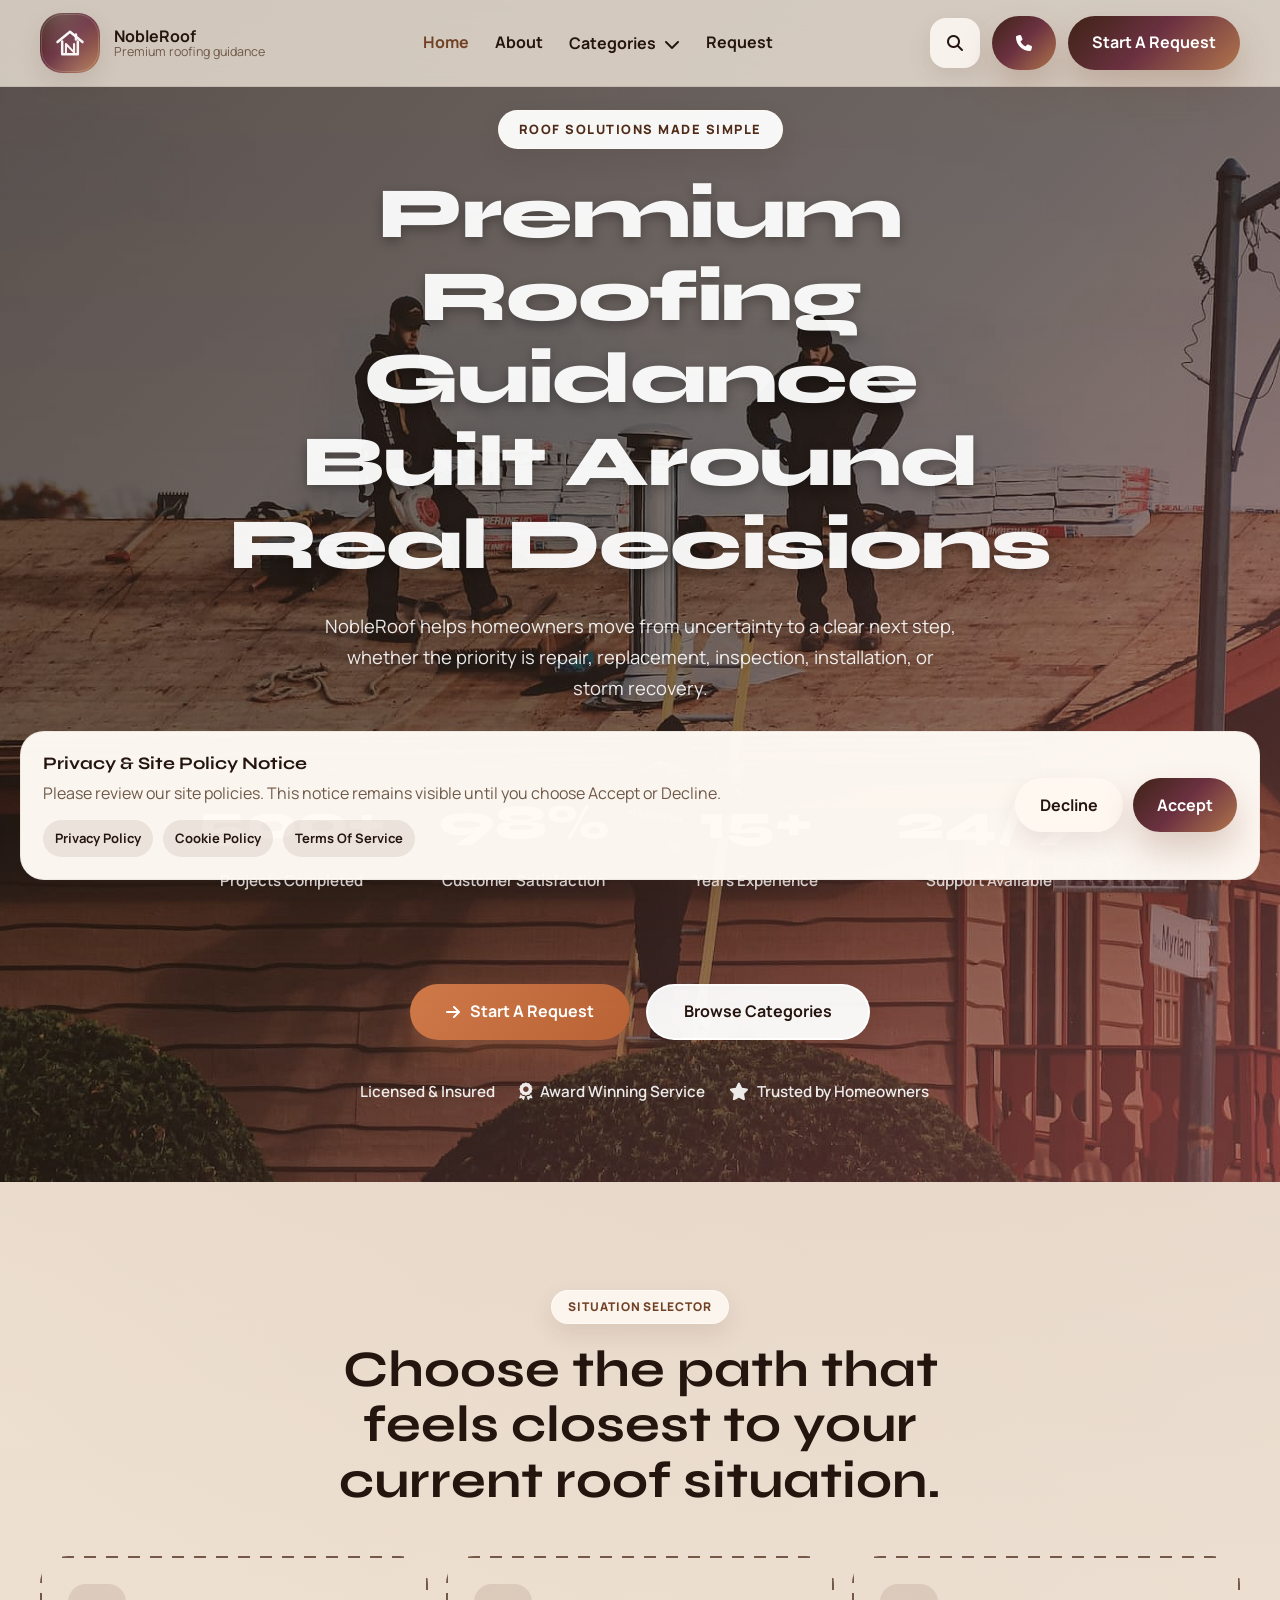
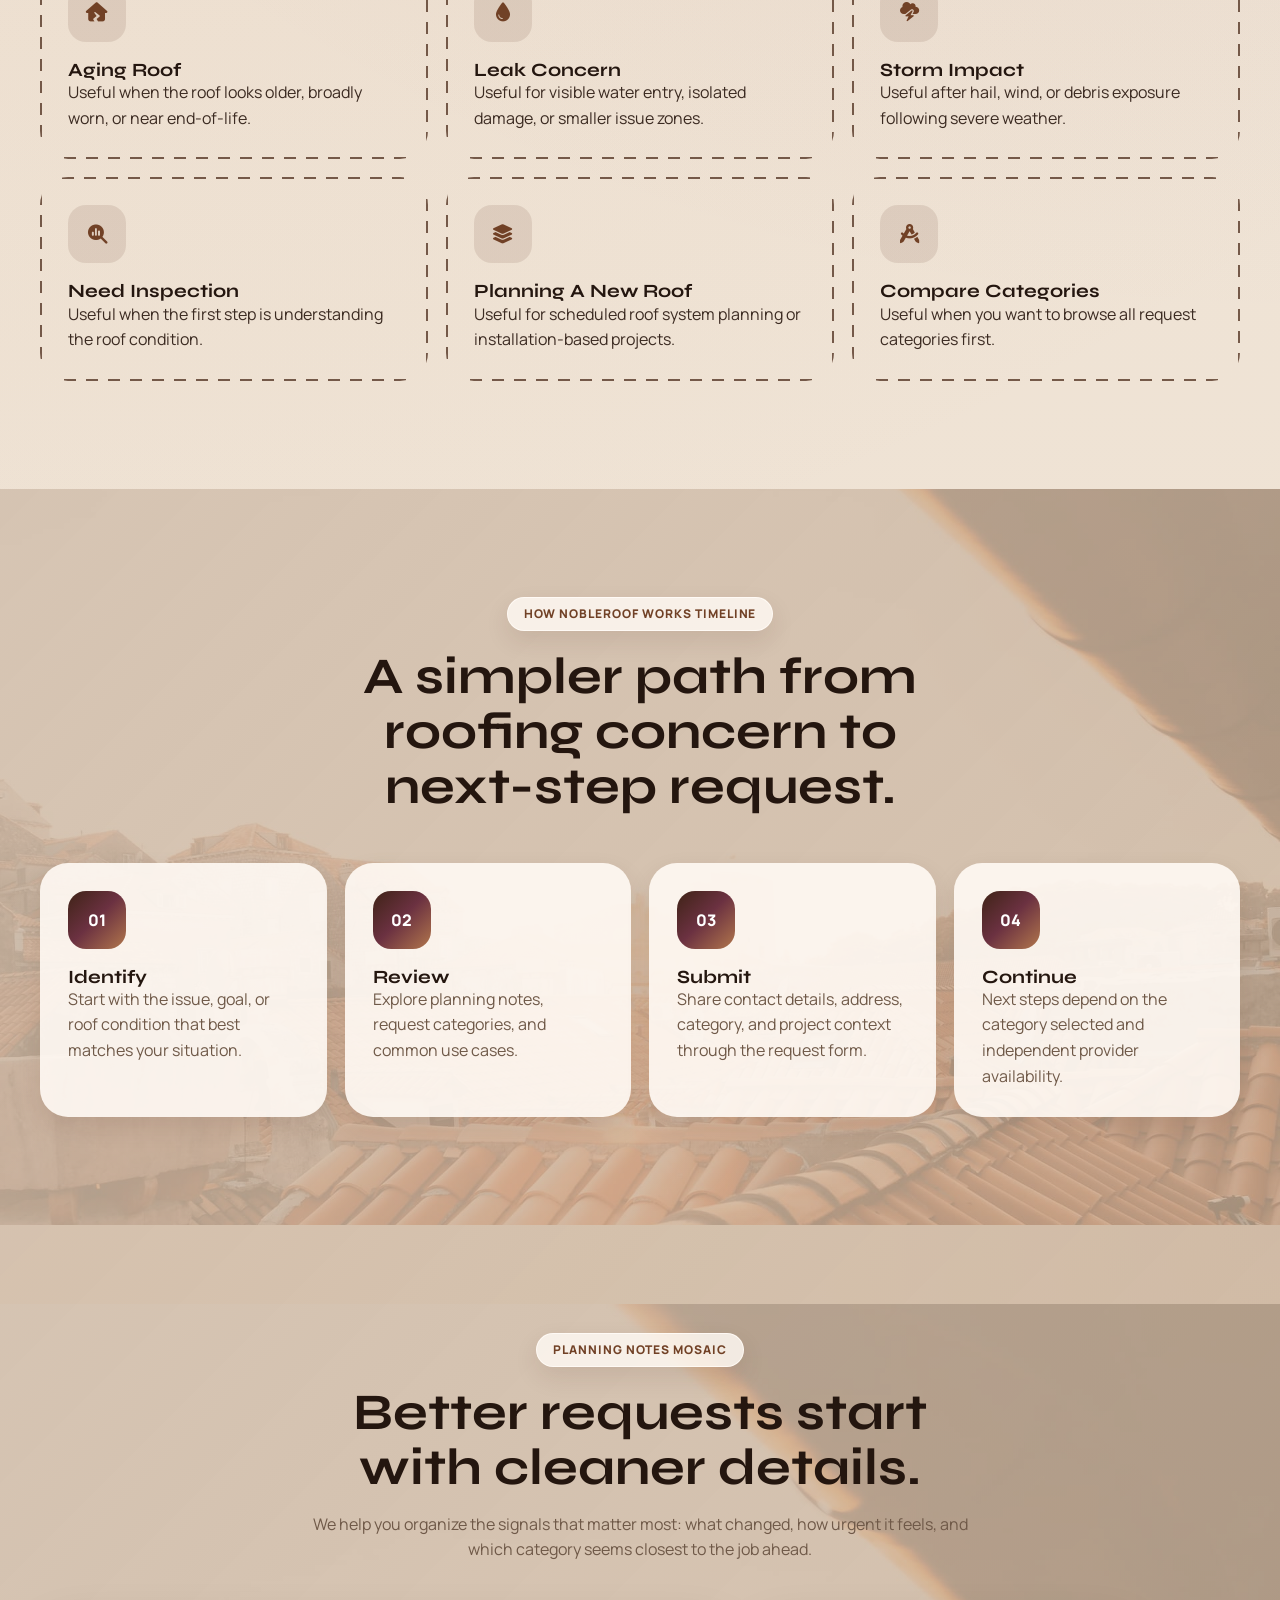
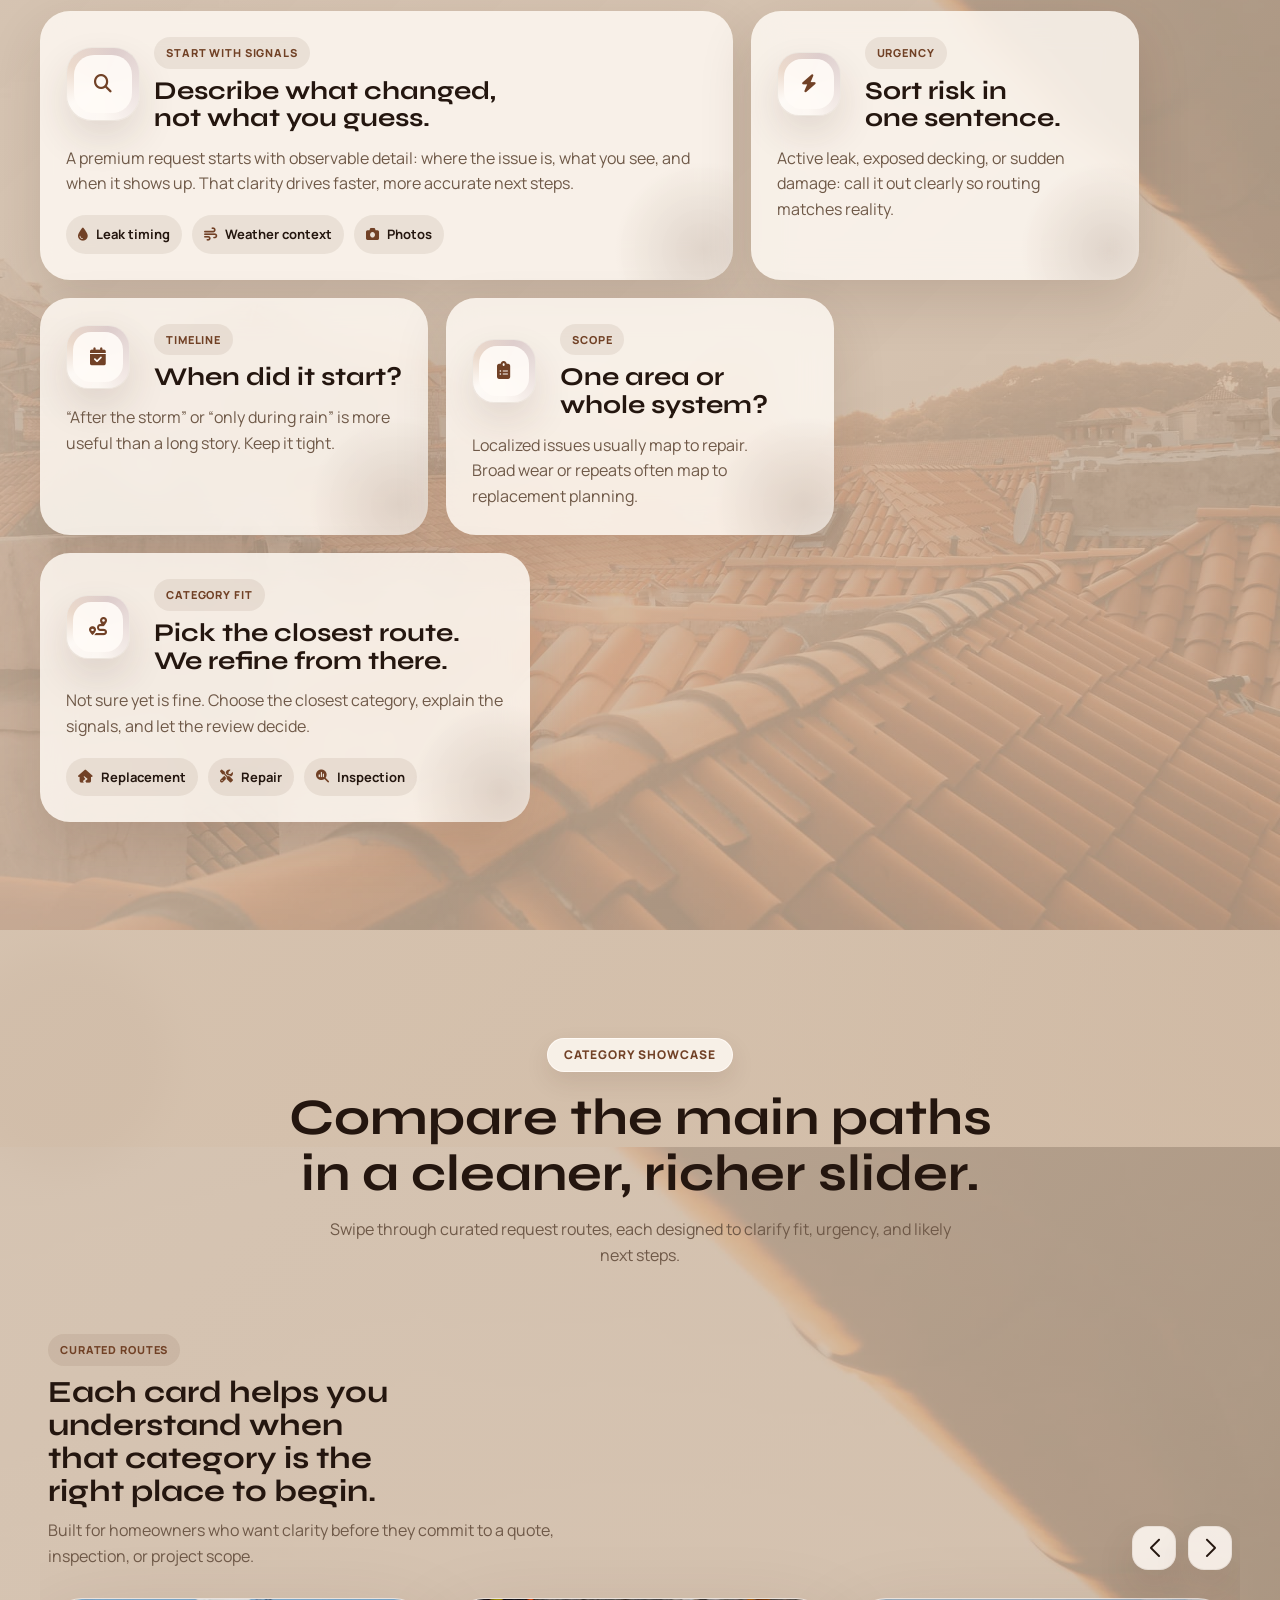
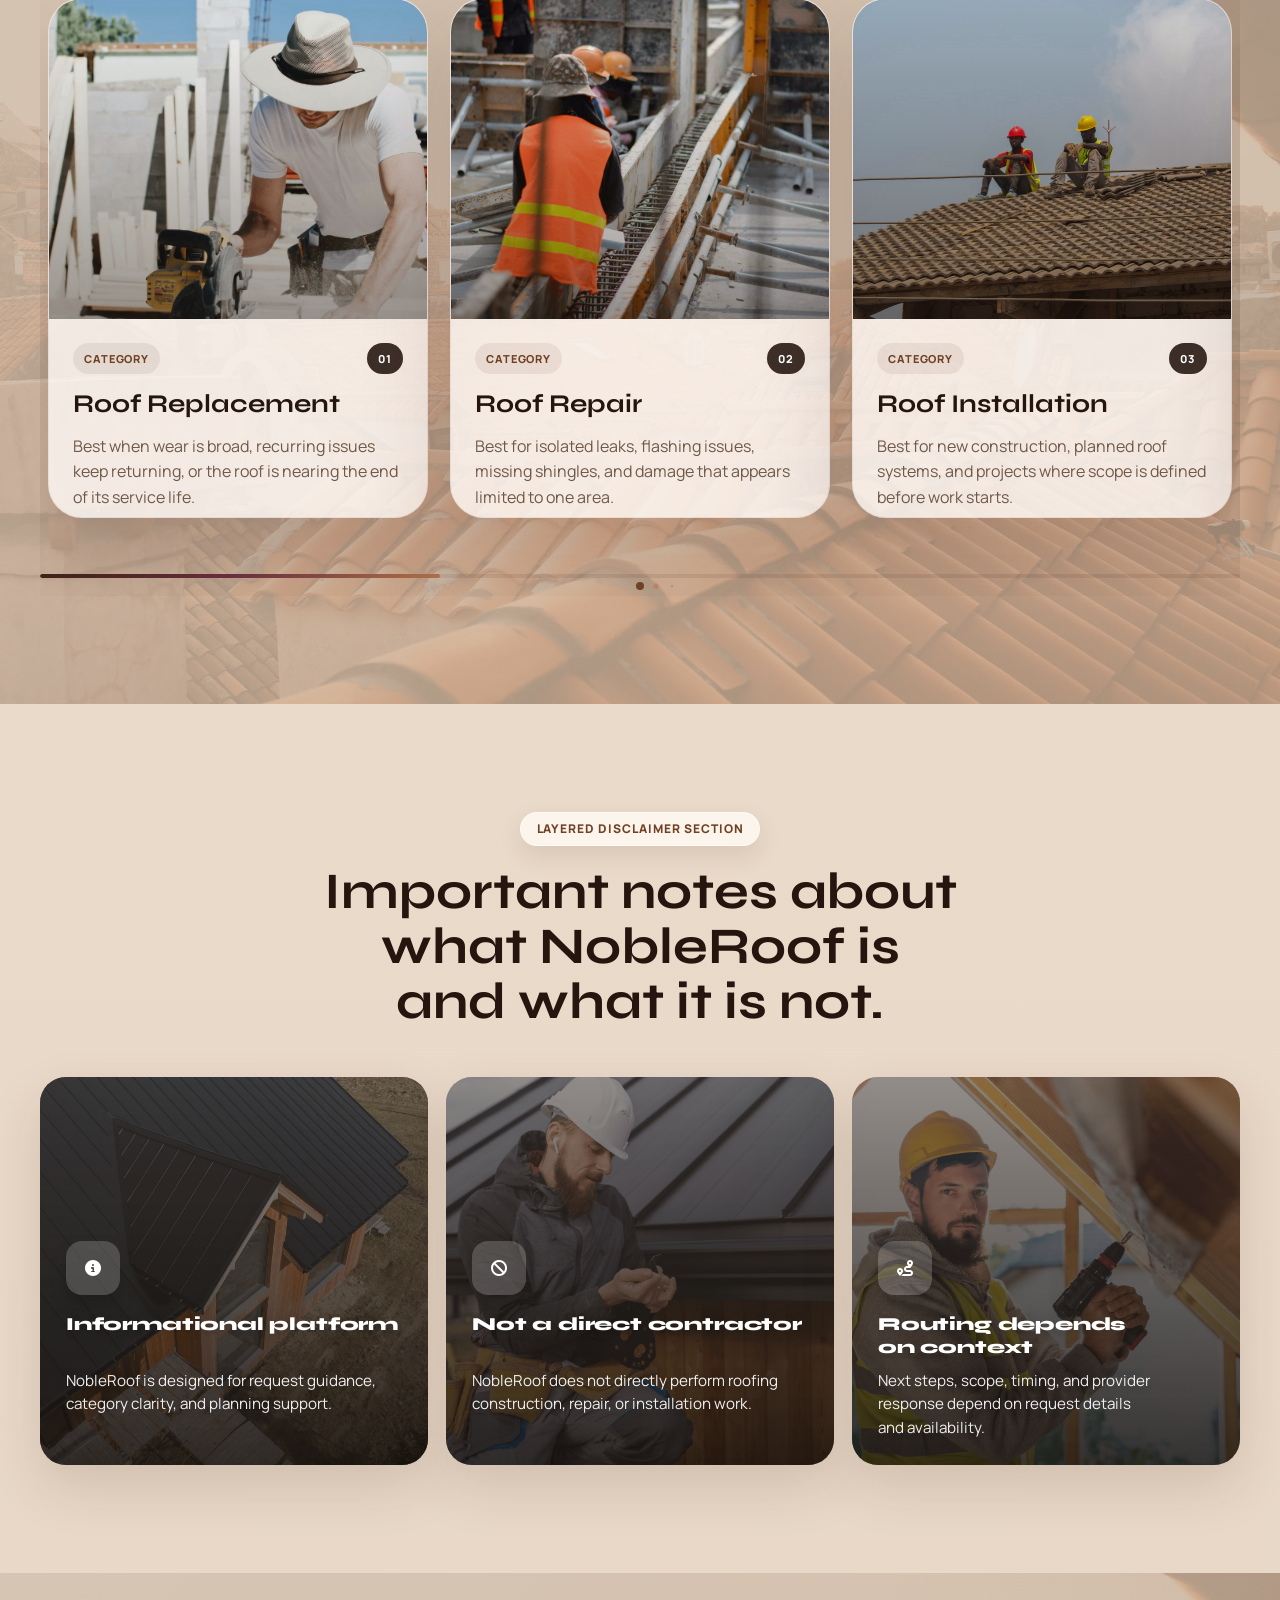
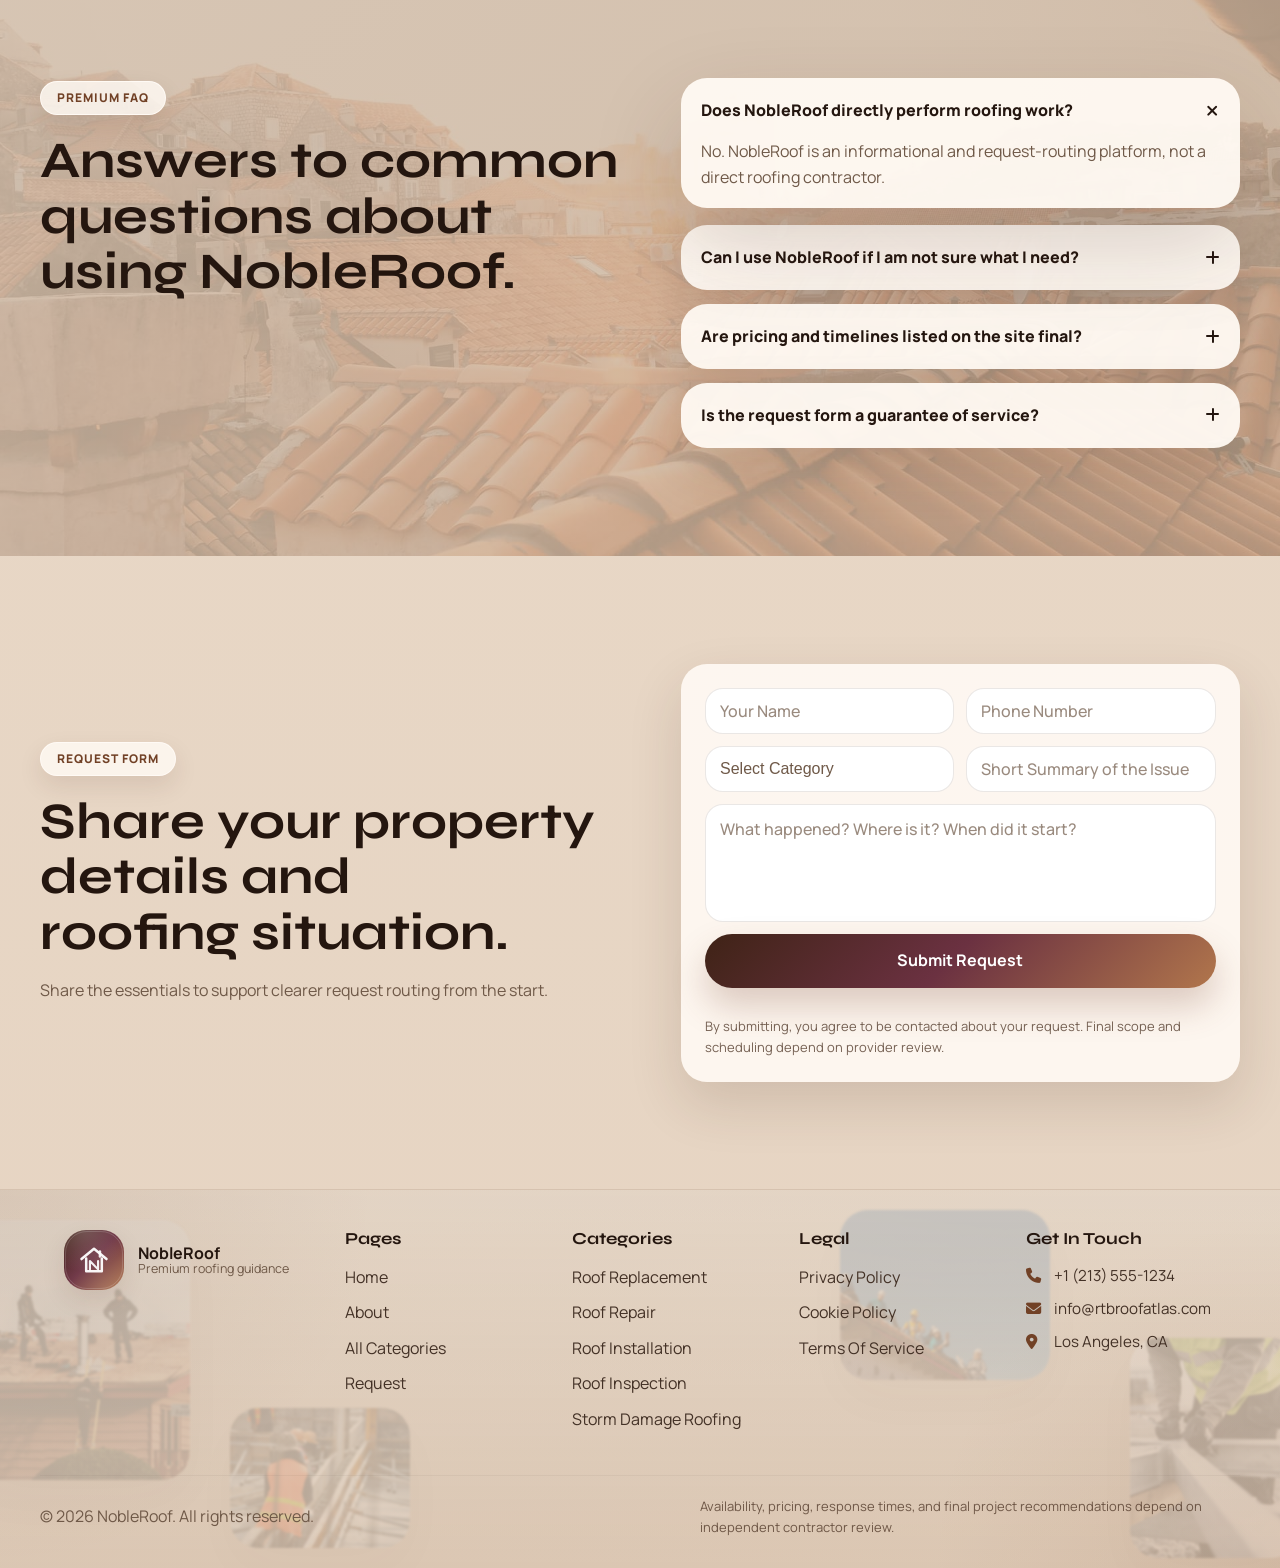
<file: index.html>
<!DOCTYPE html>
<html lang="en">

<head>
  <meta charset="UTF-8" />
  <meta name="viewport" content="width=device-width, initial-scale=1.0" />
  <title>NobleRoof | Roofing Guidance & Request Routing</title>
  <meta name="description"
    content="NobleRoof is a roofing guidance and request-routing platform designed to help homeowners explore replacement, repair, inspection, installation, and storm-related categories." />

	  <link rel="icon" href="favicon.ico" sizes="any" />
	  <link rel="icon" type="image/svg+xml" href="assets/images/global/favicon.svg" />
	  <link rel="icon" type="image/png" sizes="32x32" href="assets/images/global/favicon-32x32.png" />
	  <link rel="icon" type="image/png" sizes="16x16" href="assets/images/global/favicon-16x16.png" />
	  <link rel="apple-touch-icon" sizes="180x180" href="assets/images/global/apple-touch-icon.png" />
	  <link rel="manifest" href="assets/images/global/site.webmanifest" />
	  <meta name="theme-color" content="#3F2316" />
  <link rel="preconnect" href="https://fonts.googleapis.com" />
  <link rel="preconnect" href="https://fonts.gstatic.com" crossorigin />
  <link
    href="https://fonts.googleapis.com/css2?family=Manrope:wght@400;500;600;700;800&family=Syne:wght@500;600;700;800&display=swap"
    rel="stylesheet" />
  <link rel="stylesheet" href="https://cdnjs.cloudflare.com/ajax/libs/font-awesome/6.5.2/css/all.min.css" />
  <link rel="stylesheet" href="https://unpkg.com/aos@2.3.1/dist/aos.css" />
  <link rel="stylesheet" href="https://cdn.jsdelivr.net/npm/swiper@11/swiper-bundle.min.css" />

  <link rel="stylesheet" href="assets/css/base.css" />
  <link rel="stylesheet" href="assets/css/global.css" />
  <link rel="stylesheet" href="assets/css/home.css" />
</head>

<body>
  <div class="site-progress"></div>

  <header class="site-header">
    <div class="container header-inner">
      <a href="index.html" class="logo">
        <span class="logo-mark"><img class="logo-mark__img" src="assets/images/global/logo-mark.svg" alt="" aria-hidden="true" /></span>
        <span class="logo-text">
          <strong>NobleRoof</strong>
          <span>Premium roofing guidance</span>
        </span>
      </a>

      <nav class="desktop-nav">
        <a href="index.html" class="nav-link active">Home</a>
        <a href="about.html" class="nav-link">About</a>

        <div class="nav-dropdown">
          <button class="nav-link nav-dropdown-toggle" type="button">
            Categories <i class="fa-solid fa-chevron-down"></i>
          </button>
          <div class="nav-dropdown-menu">
            <a href="services.html">All Categories</a>
            <a href="roof-replacement.html">Roof Replacement</a>
            <a href="roof-repair.html">Roof Repair</a>
            <a href="roof-installation.html">Roof Installation</a>
            <a href="roof-inspection.html">Roof Inspection</a>
            <a href="storm-damage-roofing.html">Storm Damage Roofing</a>
          </div>
        </div>

        <a href="contact.html" class="nav-link">Request</a>
      </nav>

      <div class="header-actions">
        <button class="search-toggle" type="button" aria-label="Open search">
          <i class="fa-solid fa-magnifying-glass"></i>
        </button>
        <a href="tel:+12135551234" class="btn btn-primary" type="button" aria-label="Call now" title="Call Now">
          <i class="fa-solid fa-phone"></i>
        </a>
        <a href="contact.html" class="btn btn-primary header-btn magnetic-btn">Start A Request</a>
        <button class="mobile-toggle" type="button" aria-label="Open menu">
          <span></span><span></span><span></span>
        </button>
      </div>
    </div>
  </header>

  <div class="mobile-menu">
    <div class="container mobile-menu-inner">
      <a href="index.html"><i class="fa-solid fa-home"></i> Home</a>
      <a href="about.html"><i class="fa-solid fa-circle-info"></i> About</a>
      <a href="services.html"><i class="fa-solid fa-compass-drafting"></i> All Categories</a>
      <a href="roof-replacement.html"><i class="fa-solid fa-house-crack"></i> Roof Replacement</a>
      <a href="roof-repair.html"><i class="fa-solid fa-droplet"></i> Roof Repair</a>
      <a href="roof-installation.html"><i class="fa-solid fa-layer-group"></i> Roof Installation</a>
      <a href="roof-inspection.html"><i class="fa-solid fa-magnifying-glass-chart"></i> Roof Inspection</a>
      <a href="storm-damage-roofing.html"><i class="fa-solid fa-cloud-bolt"></i> Storm Damage Roofing</a>
	      <a href="contact.html#request-form"><i class="fa-solid fa-envelope"></i> Request</a>

      <div class="mobile-menu-footer">
        <div class="mobile-menu-contact">
          <a href="tel:+12135551234"><i class="fa-solid fa-phone"></i> +1 (213) 555-1234</a>
          <a href="mailto:info@rtbroofatlas.com"><i class="fa-solid fa-envelope"></i> info@rtbroofatlas.com</a>
          <p><i class="fa-solid fa-map-marker-alt"></i> Los Angeles, CA</p>
        </div>
      </div>
    </div>
  </div>

  <div class="search-panel">
    <div class="search-panel__overlay"></div>
    <div class="search-panel__inner">
      <button class="search-close" type="button" aria-label="Close search">
        <i class="fa-solid fa-xmark"></i>
      </button>

      <h3>Search NobleRoof</h3>
      <p>Explore categories, planning pages, request steps, and legal information.</p>

      <div class="site-search">
        <input type="text" id="siteSearchInput" placeholder="Search pages or categories..." />
        <button type="button" id="siteSearchButton">
          <i class="fa-solid fa-magnifying-glass"></i>
        </button>
      </div>

      <div class="site-search__quick-links">
        <a href="services.html">All Categories</a>
        <a href="roof-replacement.html">Replacement</a>
        <a href="roof-repair.html">Repair</a>
        <a href="roof-inspection.html">Inspection</a>
        <a href="contact.html">Request</a>
      </div>

      <div id="siteSearchResults" class="site-search-results"></div>
    </div>
  </div>

  <!-- Mobile floating call button -->
  <a href="tel:+12135551234" class="mobile-call-btn" aria-label="Call now" title="Call Now">
    <i class="fa-solid fa-phone"></i>
  </a>

  <main>
    <section class="hero hero-centered section-padding parallax-section">
      <div class="hero-background">
        <img src="assets/images/home/hero-main.jpg" alt="Professional roofing services" />
        <div class="hero-overlay"></div>
      </div>

      <div class="container hero-content-center" data-aos="fade-up">
        <div class="hero-centered-inner">
          <span class="eyebrow">Roof Solutions Made Simple</span>
          <h1 class="hero-title">
            Premium Roofing Guidance<br />
            Built Around Real Decisions
          </h1>
          <p class="hero-text-center">
            NobleRoof helps homeowners move from uncertainty to a clear next step, whether the priority is repair,
            replacement, inspection, installation, or storm recovery.
          </p>

          <div class="hero-stats" data-aos="fade-up" data-aos-delay="100">
            <div class="hero-stat">
              <div class="stat-number">500+</div>
              <div class="stat-label">Projects Completed</div>
            </div>
            <div class="hero-stat">
              <div class="stat-number">98%</div>
              <div class="stat-label">Customer Satisfaction</div>
            </div>
            <div class="hero-stat">
              <div class="stat-number">15+</div>
              <div class="stat-label">Years Experience</div>
            </div>
            <div class="hero-stat">
              <div class="stat-number">24/7</div>
              <div class="stat-label">Support Available</div>
            </div>
          </div>

          <div class="hero-actions-center" data-aos="fade-up" data-aos-delay="200">
            <a href="contact.html" class="btn btn-primary btn-lg magnetic-btn">
              <i class="fa-solid fa-arrow-right"></i> Start A Request
            </a>
            <a href="services.html" class="btn btn-secondary btn-lg magnetic-btn">
              Browse Categories
            </a>
          </div>

          <div class="hero-trust-badges">
            <span><i class="fa-solid fa-shield-check"></i> Licensed & Insured</span>
            <span><i class="fa-solid fa-award"></i> Award Winning Service</span>
            <span><i class="fa-solid fa-star"></i> Trusted by Homeowners</span>
          </div>
        </div>
      </div>
    </section>

    <section class="situations section-padding">
      <div class="container">
        <div class="section-head" data-aos="fade-up">
          <span class="eyebrow">Situation Selector</span>
          <h2>Choose the path that feels closest to your current roof situation.</h2>
        </div>

        <div class="cards-3">
          <a href="roof-replacement.html" class="situation-card" data-aos="fade-up">
            <i class="fa-solid fa-house-crack"></i>
            <h3>Aging Roof</h3>
            <p>Useful when the roof looks older, broadly worn, or near end-of-life.</p>
          </a>

          <a href="roof-repair.html" class="situation-card" data-aos="fade-up" data-aos-delay="80">
            <i class="fa-solid fa-droplet"></i>
            <h3>Leak Concern</h3>
            <p>Useful for visible water entry, isolated damage, or smaller issue zones.</p>
          </a>

          <a href="storm-damage-roofing.html" class="situation-card" data-aos="fade-up" data-aos-delay="160">
            <i class="fa-solid fa-cloud-bolt"></i>
            <h3>Storm Impact</h3>
            <p>Useful after hail, wind, or debris exposure following severe weather.</p>
          </a>

          <a href="roof-inspection.html" class="situation-card" data-aos="fade-up">
            <i class="fa-solid fa-magnifying-glass-chart"></i>
            <h3>Need Inspection</h3>
            <p>Useful when the first step is understanding the roof condition.</p>
          </a>

          <a href="roof-installation.html" class="situation-card" data-aos="fade-up" data-aos-delay="80">
            <i class="fa-solid fa-layer-group"></i>
            <h3>Planning A New Roof</h3>
            <p>Useful for scheduled roof system planning or installation-based projects.</p>
          </a>

          <a href="services.html" class="situation-card" data-aos="fade-up" data-aos-delay="160">
            <i class="fa-solid fa-compass-drafting"></i>
            <h3>Compare Categories</h3>
            <p>Useful when you want to browse all request categories first.</p>
          </a>
        </div>
      </div>
    </section>

    <section class="how-it-works section-padding section-bg-image parallax-section">
      <div class="container">
        <div class="section-head" data-aos="fade-up">
          <span class="eyebrow">How NobleRoof Works Timeline</span>
          <h2>A simpler path from roofing concern to next-step request.</h2>
        </div>

        <div class="cards-4">
          <article class="step-card" data-aos="zoom-in">
            <span>01</span>
            <h3>Identify</h3>
            <p>Start with the issue, goal, or roof condition that best matches your situation.</p>
          </article>

          <article class="step-card" data-aos="zoom-in" data-aos-delay="80">
            <span>02</span>
            <h3>Review</h3>
            <p>Explore planning notes, request categories, and common use cases.</p>
          </article>

          <article class="step-card" data-aos="zoom-in" data-aos-delay="160">
            <span>03</span>
            <h3>Submit</h3>
            <p>Share contact details, address, category, and project context through the request form.</p>
          </article>

          <article class="step-card" data-aos="zoom-in" data-aos-delay="240">
            <span>04</span>
            <h3>Continue</h3>
            <p>Next steps depend on the category selected and independent provider availability.</p>
          </article>
        </div>
      </div>
    </section>

    <section class="insight-showcase section-padding section-bg-image parallax-section">
      <div class="container">
        <div class="section-head" data-aos="fade-up">
          <span class="eyebrow">Planning Notes Mosaic</span>
          <h2>Better requests start with cleaner details.</h2>
          <p>
            We help you organize the signals that matter most: what changed, how urgent it feels, and which category
            seems closest to the job ahead.
          </p>
        </div>

        <div class="insight-showcase__grid insight-deck">
          <article class="insight-card insight-card--hero blur-card gradient-overlay-card" data-aos="fade-up">
            <header class="insight-card__head">
              <div class="insight-icon insight-icon--hero" aria-hidden="true">
                <i class="fa-solid fa-magnifying-glass"></i>
              </div>
              <div class="insight-card__titles">
                <span class="insight-kicker">Start With Signals</span>
                <h3>Describe what changed, not what you guess.</h3>
              </div>
            </header>
            <p>
              A premium request starts with observable detail: where the issue is, what you see, and when it shows up.
              That clarity drives faster, more accurate next steps.
            </p>
            <div class="insight-mini">
              <span><i class="fa-solid fa-droplet"></i> Leak timing</span>
              <span><i class="fa-solid fa-wind"></i> Weather context</span>
              <span><i class="fa-solid fa-camera"></i> Photos</span>
            </div>
          </article>

          <article class="insight-card blur-card gradient-overlay-card" data-aos="fade-up" data-aos-delay="70">
            <header class="insight-card__head">
              <div class="insight-icon" aria-hidden="true">
                <i class="fa-solid fa-bolt"></i>
              </div>
              <div class="insight-card__titles">
                <span class="insight-kicker">Urgency</span>
                <h3>Sort risk in one sentence.</h3>
              </div>
            </header>
            <p>Active leak, exposed decking, or sudden damage: call it out clearly so routing matches reality.</p>
          </article>

          <article class="insight-card blur-card gradient-overlay-card" data-aos="fade-up" data-aos-delay="140">
            <header class="insight-card__head">
              <div class="insight-icon" aria-hidden="true">
                <i class="fa-solid fa-calendar-check"></i>
              </div>
              <div class="insight-card__titles">
                <span class="insight-kicker">Timeline</span>
                <h3>When did it start?</h3>
              </div>
            </header>
            <p>“After the storm” or “only during rain” is more useful than a long story. Keep it tight.</p>
          </article>

          <article class="insight-card blur-card gradient-overlay-card" data-aos="fade-up" data-aos-delay="210">
            <header class="insight-card__head">
              <div class="insight-icon" aria-hidden="true">
                <i class="fa-solid fa-clipboard-list"></i>
              </div>
              <div class="insight-card__titles">
                <span class="insight-kicker">Scope</span>
                <h3>One area or whole system?</h3>
              </div>
            </header>
            <p>Localized issues usually map to repair. Broad wear or repeats often map to replacement planning.</p>
          </article>

          <article class="insight-card insight-card--wide blur-card gradient-overlay-card" data-aos="fade-up"
            data-aos-delay="280">
            <header class="insight-card__head">
              <div class="insight-icon" aria-hidden="true">
                <i class="fa-solid fa-route"></i>
              </div>
              <div class="insight-card__titles">
                <span class="insight-kicker">Category Fit</span>
                <h3>Pick the closest route. We refine from there.</h3>
              </div>
            </header>
            <p>Not sure yet is fine. Choose the closest category, explain the signals, and let the review decide.</p>
            <div class="insight-mini">
              <span><i class="fa-solid fa-house-crack"></i> Replacement</span>
              <span><i class="fa-solid fa-screwdriver-wrench"></i> Repair</span>
              <span><i class="fa-solid fa-magnifying-glass-chart"></i> Inspection</span>
            </div>
          </article>
        </div>
      </div>
    </section>

    <section class="category-rail section-padding section-bg-image parallax-section">
      <div class="glow-orb glow-orb--warm float-soft" style="width:220px;height:220px;left:-50px;top:20px;"></div>

      <div class="container">
        <div class="section-head" data-aos="fade-up">
          <span class="eyebrow">Category Showcase</span>
          <h2>Compare the main paths in a cleaner, richer slider.</h2>
          <p>
            Swipe through curated request routes, each designed to clarify fit, urgency, and likely next steps.
          </p>
        </div>

        <div class="swiper js-loop-swiper services-carousel showcase-swiper" data-aos="fade-up">
          <div class="showcase-swiper__topbar">
            <div class="showcase-swiper__intro">
              <span>Curated Routes</span>
              <h3>Each card helps you understand when that category is the right place to begin.</h3>
              <p>Built for homeowners who want clarity before they commit to a quote, inspection, or project scope.</p>
            </div>
            <div class="showcase-swiper__controls">
              <div class="swiper-button-prev"></div>
              <div class="swiper-button-next"></div>
            </div>
          </div>
          <div class="swiper-wrapper">
            <div class="swiper-slide">
              <a href="roof-replacement.html" class="showcase-card">
                <div class="showcase-card__media">
                  <img src="assets/images/roof-replacement/service-main.jpg" alt="Roof Replacement" />
                </div>
                <div class="showcase-card__body">
                  <div class="showcase-card__meta">
                    <span class="showcase-card__tag">Category</span>
                    <span class="showcase-card__index">01</span>
                  </div>
                  <h3>Roof Replacement</h3>
                  <p>Best when wear is broad, recurring issues keep returning, or the roof is nearing the end of its service life.</p>
                  <div class="showcase-card__footer">
                    <strong>Whole-system planning</strong>
                    <i class="fa-solid fa-arrow-right"></i>
                  </div>
                </div>
              </a>
            </div>

            <div class="swiper-slide">
              <a href="roof-repair.html" class="showcase-card">
                <div class="showcase-card__media">
                  <img src="assets/images/roof-repair/service-main.jpg" alt="Roof Repair" />
                </div>
                <div class="showcase-card__body">
                  <div class="showcase-card__meta">
                    <span class="showcase-card__tag">Category</span>
                    <span class="showcase-card__index">02</span>
                  </div>
                  <h3>Roof Repair</h3>
                  <p>Best for isolated leaks, flashing issues, missing shingles, and damage that appears limited to one area.</p>
                  <div class="showcase-card__footer">
                    <strong>Localized correction</strong>
                    <i class="fa-solid fa-arrow-right"></i>
                  </div>
                </div>
              </a>
            </div>

            <div class="swiper-slide">
              <a href="roof-installation.html" class="showcase-card">
                <div class="showcase-card__media">
                  <img src="assets/images/roof-installation/service-main.jpg" alt="Roof Installation" />
                </div>
                <div class="showcase-card__body">
                  <div class="showcase-card__meta">
                    <span class="showcase-card__tag">Category</span>
                    <span class="showcase-card__index">03</span>
                  </div>
                  <h3>Roof Installation</h3>
                  <p>Best for new construction, planned roof systems, and projects where scope is defined before work starts.</p>
                  <div class="showcase-card__footer">
                    <strong>Planned build phase</strong>
                    <i class="fa-solid fa-arrow-right"></i>
                  </div>
                </div>
              </a>
            </div>

            <div class="swiper-slide">
              <a href="roof-inspection.html" class="showcase-card">
                <div class="showcase-card__media">
                  <img src="assets/images/roof-inspection/service-main.jpg" alt="Roof Inspection" />
                </div>
                <div class="showcase-card__body">
                  <div class="showcase-card__meta">
                    <span class="showcase-card__tag">Category</span>
                    <span class="showcase-card__index">04</span>
                  </div>
                  <h3>Roof Inspection</h3>
                  <p>Best when the condition is unclear and you want a professional read before choosing repair or replacement.</p>
                  <div class="showcase-card__footer">
                    <strong>Condition-first review</strong>
                    <i class="fa-solid fa-arrow-right"></i>
                  </div>
                </div>
              </a>
            </div>

            <div class="swiper-slide">
              <a href="storm-damage-roofing.html" class="showcase-card">
                <div class="showcase-card__media">
                  <img src="assets/images/storm-damage-roofing/service-main.jpg" alt="Storm Damage Roofing" />
                </div>
                <div class="showcase-card__body">
                  <div class="showcase-card__meta">
                    <span class="showcase-card__tag">Category</span>
                    <span class="showcase-card__index">05</span>
                  </div>
                  <h3>Storm Damage</h3>
                  <p>Best after hail, wind, or debris events when speed, documentation, and post-storm assessment matter.</p>
                  <div class="showcase-card__footer">
                    <strong>Event-driven urgency</strong>
                    <i class="fa-solid fa-arrow-right"></i>
                  </div>
                </div>
              </a>
            </div>
          </div>

          <div class="swiper-pagination"></div>
          <div class="showcase-swiper__progress"><span data-swiper-progress></span></div>
        </div>
      </div>
    </section>

    <section class="section-padding">
      <div class="container">
        <div class="section-head" data-aos="fade-up">
          <span class="eyebrow">Layered Disclaimer Section</span>
          <h2>Important notes about what NobleRoof is and what it is not.</h2>
        </div>

        <div class="disclaimer-grid">
          <article class="disclaimer-card disclaimer-card--one" data-aos="fade-up">
            <i class="fa-solid fa-circle-info"></i>
            <h3>Informational platform</h3>
            <p>NobleRoof is designed for request guidance, category clarity, and planning support.</p>
          </article>
          <article class="disclaimer-card disclaimer-card--two" data-aos="fade-up" data-aos-delay="80">
            <i class="fa-solid fa-ban"></i>
            <h3>Not a direct contractor</h3>
            <p>NobleRoof does not directly perform roofing construction, repair, or installation work.</p>
          </article>
          <article class="disclaimer-card disclaimer-card--three" data-aos="fade-up" data-aos-delay="160">
            <i class="fa-solid fa-route"></i>
            <h3>Routing depends on context</h3>
            <p>Next steps, scope, timing, and provider response depend on request details and availability.</p>
          </article>
        </div>
      </div>
    </section>

    <section class="faq section-padding section-bg-image">
      <div class="container section-grid faq-grid">
        <div class="section-copy" data-aos="fade-right">
          <span class="eyebrow">Premium FAQ</span>
          <h2>Answers to common questions about using NobleRoof.</h2>
        </div>

        <div class="faq-list" data-aos="fade-left">
          <div class="faq-item active">
            <button class="faq-question" type="button">
              Does NobleRoof directly perform roofing work?
              <i class="fa-solid fa-plus"></i>
            </button>
            <div class="faq-answer">
              <p>No. NobleRoof is an informational and request-routing platform, not a direct roofing contractor.
              </p>
            </div>
          </div>

          <div class="faq-item">
            <button class="faq-question" type="button">
              Can I use NobleRoof if I am not sure what I need?
              <i class="fa-solid fa-plus"></i>
            </button>
            <div class="faq-answer">
              <p>Yes. The category and planning pages are designed to help users compare common roofing situations
                before submitting a request.</p>
            </div>
          </div>

          <div class="faq-item">
            <button class="faq-question" type="button">
              Are pricing and timelines listed on the site final?
              <i class="fa-solid fa-plus"></i>
            </button>
            <div class="faq-answer">
              <p>No. Final pricing, scheduling, and project scope depend on the independent provider reviewing the
                request.</p>
            </div>
          </div>

          <div class="faq-item">
            <button class="faq-question" type="button">
              Is the request form a guarantee of service?
              <i class="fa-solid fa-plus"></i>
            </button>
            <div class="faq-answer">
              <p>No. A submitted request helps with routing and review, but does not guarantee provider acceptance,
                final scope, or scheduling.</p>
            </div>
          </div>
        </div>
      </div>
    </section>

    <section class="contact-preview section-padding">
      <div class="container section-grid">
        <div class="section-copy" data-aos="fade-right">
          <span class="eyebrow">Request Form</span>
          <h2>Share your property details and roofing situation.</h2>
          <p>
            Share the essentials to support clearer request routing from the start.
          </p>
        </div>

        <div class="contact-box" data-aos="fade-left">
          <form class="contact-form form-compact" novalidate>
            <div class="form-status" data-form-status hidden></div>
            <div class="cards-2 form-grid">
              <div class="form-field">
                <label class="sr-only" for="homeFullName">Full name</label>
                <input class="form-control" id="homeFullName" name="full_name" type="text" autocomplete="name"
                  placeholder="Your Name" required />
              </div>
              <div class="form-field">
                <label class="sr-only" for="homePhone">Phone</label>
                <input class="form-control" id="homePhone" name="phone" type="tel" inputmode="tel"
                  autocomplete="tel" placeholder="Phone Number" required />
              </div>
              <div class="form-field">
                <label class="sr-only" for="homeCategory">Category</label>
                <select class="form-control" id="homeCategory" name="category" required>
                  <option value="" selected disabled>Select Category</option>
                  <option>Roof Replacement</option>
                  <option>Roof Repair</option>
                  <option>Roof Installation</option>
                  <option>Roof Inspection</option>
                  <option>Storm Damage Roofing</option>
                  <option>Not Sure Yet</option>
                </select>
              </div>
              <div class="form-field">
                <label class="sr-only" for="homeSummary">Short summary</label>
                <input class="form-control" id="homeSummary" name="summary" type="text"
                  placeholder="Short Summary of the Issue" required />
              </div>
            </div>
            <div class="form-field">
              <label class="sr-only" for="homeDetails">Details</label>
              <textarea class="form-control" id="homeDetails" name="details"
                placeholder="What happened? Where is it? When did it start?" required></textarea>
            </div>
            <button type="submit" class="btn btn-primary magnetic-btn">Submit Request</button>
            <p class="inline-disclaimer">By submitting, you agree to be contacted about your request. Final scope and scheduling depend on provider review.</p>
          </form>
        </div>
      </div>
    </section>
  </main>

  <footer class="site-footer">
    <div class="container footer-grid">
      <div class="footer-section footer-brand">
	        <a href="index.html" class="logo footer-logo">
	          <span class="logo-mark"><img class="logo-mark__img" src="assets/images/global/logo-mark.svg" alt="" aria-hidden="true" /></span>
	          <span class="logo-text">
	            <strong>NobleRoof</strong>
	            <span>Premium roofing guidance</span>
	          </span>
	        </a>
	            </div>

      <div class="footer-section">
        <h4>Pages</h4>
        <ul>
          <li><a href="index.html">Home</a></li>
          <li><a href="about.html">About</a></li>
          <li><a href="services.html">All Categories</a></li>
          <li><a href="contact.html">Request</a></li>
        </ul>
      </div>

      <div class="footer-section">
        <h4>Categories</h4>
        <ul>
          <li><a href="roof-replacement.html">Roof Replacement</a></li>
          <li><a href="roof-repair.html">Roof Repair</a></li>
          <li><a href="roof-installation.html">Roof Installation</a></li>
          <li><a href="roof-inspection.html">Roof Inspection</a></li>
          <li><a href="storm-damage-roofing.html">Storm Damage Roofing</a></li>
        </ul>
      </div>

      <div class="footer-section">
        <h4>Legal</h4>
        <ul>
          <li><a href="privacy-policy.html">Privacy Policy</a></li>
          <li><a href="cookie-policy.html">Cookie Policy</a></li>
          <li><a href="terms-of-service.html">Terms Of Service</a></li>
        </ul>
      </div>

      <div class="footer-section footer-contact">
        <h4>Get In Touch</h4>
        <div class="footer-contact-info">
          <a href="tel:+12135551234" class="contact-link">
            <i class="fa-solid fa-phone"></i>
            <span>+1 (213) 555-1234</span>
          </a>
          <a href="mailto:info@rtbroofatlas.com" class="contact-link">
            <i class="fa-solid fa-envelope"></i>
            <span>info@rtbroofatlas.com</span>
          </a>
          <div class="contact-link">
            <i class="fa-solid fa-map-marker-alt"></i>
            <span>Los Angeles, CA</span>
          </div>
        </div>
      </div>
    </div>

        <div class="container footer-bottom">
            <p>© 2026 NobleRoof. All rights reserved.</p>
            <p class="footer-meta-note">Availability, pricing, response times, and final project recommendations depend on independent contractor review.</p>
        </div>
    <div class="footer-floating-bg">
      <div class="footer-floating-bg__img footer-floating-bg__img--one">
        <img src="assets/images/home/hero-main.jpg" alt="Roof background visual" />
      </div>
      <div class="footer-floating-bg__img footer-floating-bg__img--two">
        <img src="assets/images/roof-repair/service-main.jpg" alt="Roof background visual" />
      </div>
      <div class="footer-floating-bg__img footer-floating-bg__img--three">
        <img src="assets/images/roof-inspection/service-main.jpg" alt="Roof background visual" />
      </div>
      <div class="footer-floating-bg__img footer-floating-bg__img--four">
        <img src="assets/images/storm-damage-roofing/service-main.jpg" alt="Roof background visual" />
      </div>

    </div>
  </footer>

  <div class="cookie-banner" id="cookieBanner">
    <div class="cookie-banner__inner">
      <div class="cookie-banner__text">
        <h4>Privacy & Site Policy Notice</h4>
        <p>
          Please review our site policies. This notice remains visible until you choose Accept or Decline.
        </p>
        <div class="cookie-links">
          <a href="privacy-policy.html">Privacy Policy</a>
          <a href="cookie-policy.html">Cookie Policy</a>
          <a href="terms-of-service.html">Terms Of Service</a>
        </div>
      </div>
      <div class="cookie-banner__actions">
        <button class="btn btn-secondary" id="declineCookies" type="button">Decline</button>
        <button class="btn btn-primary" id="acceptCookies" type="button">Accept</button>
      </div>
    </div>
  </div>



  <script src="https://unpkg.com/aos@2.3.1/dist/aos.js"></script>
  <script src="https://cdn.jsdelivr.net/npm/swiper@11/swiper-bundle.min.js"></script>
  <script src="assets/js/main.js"></script>
</body>

</html>
</file>
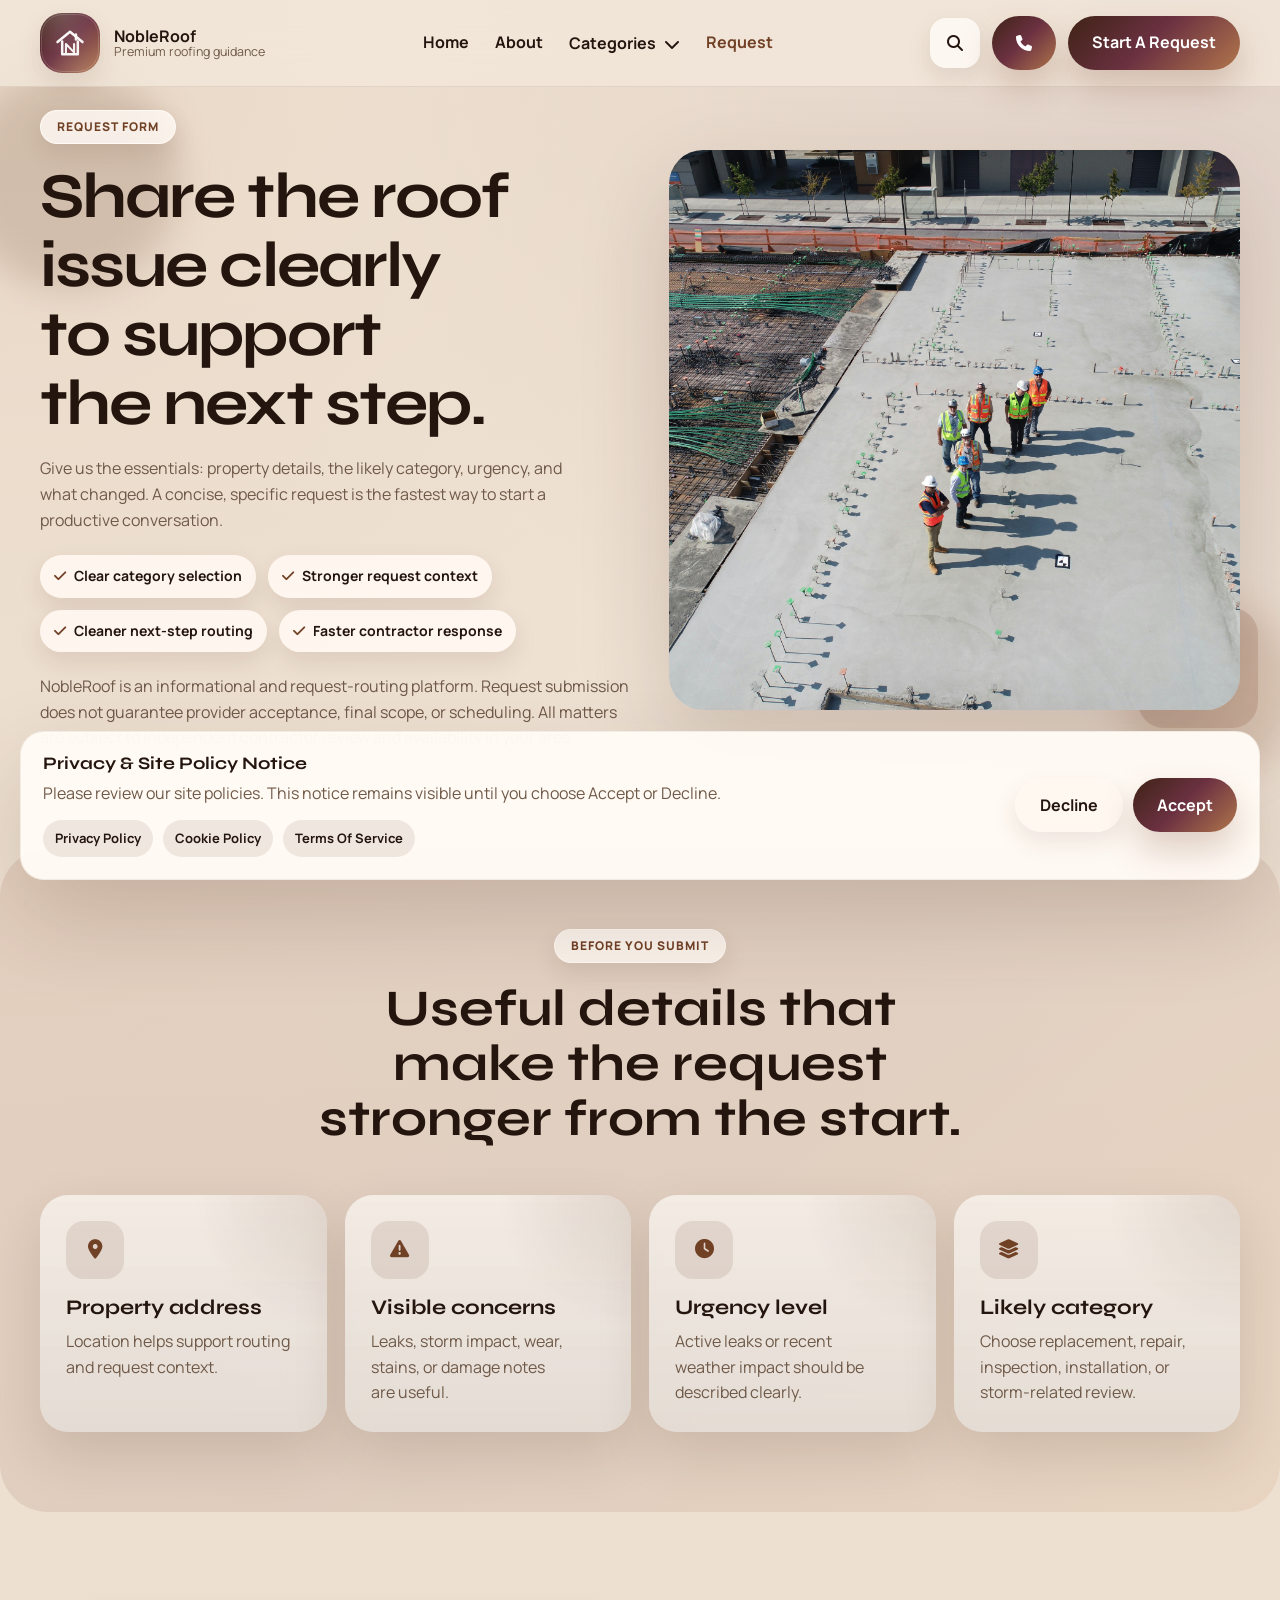
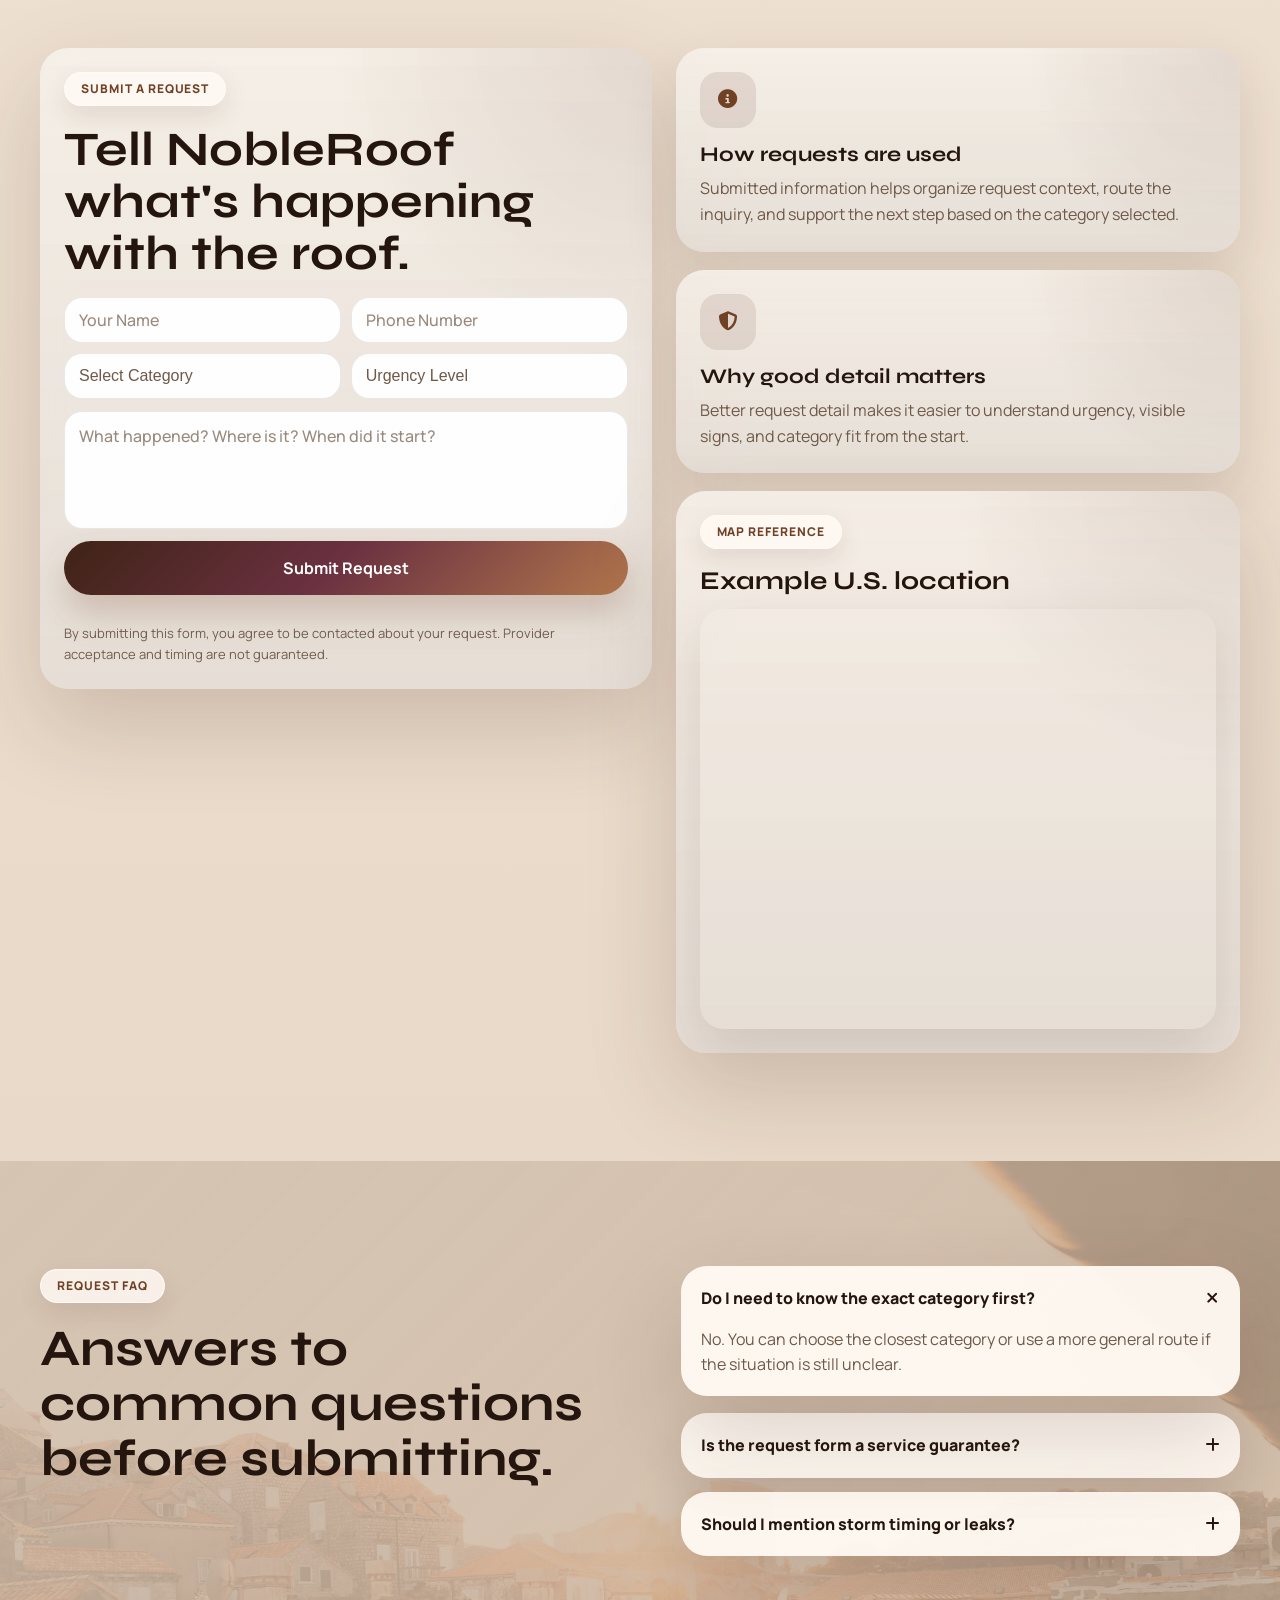
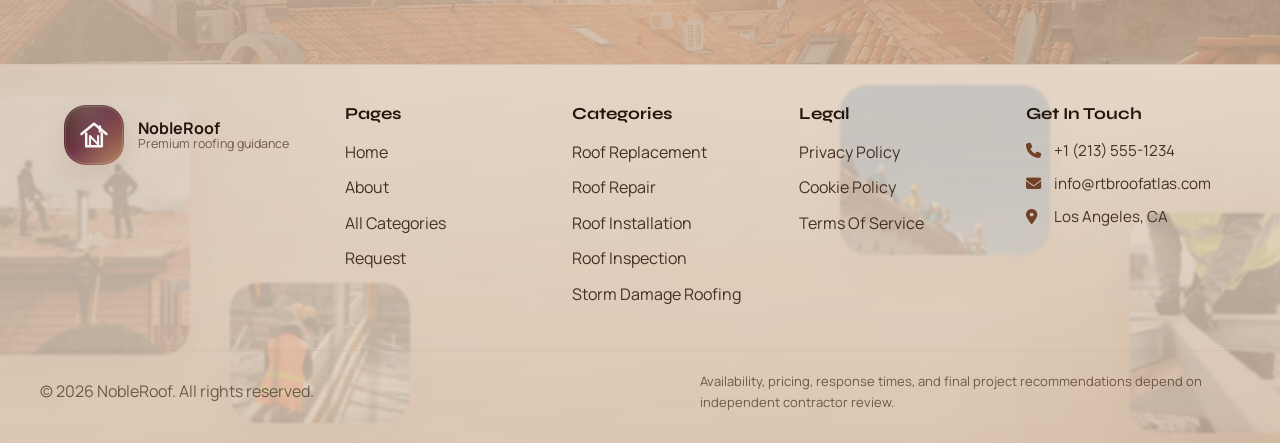
<file: contact.html>
<!DOCTYPE html>
<html lang="en">

<head>
    <meta charset="UTF-8" />
    <meta name="viewport" content="width=device-width, initial-scale=1.0" />
    <title>Request | NobleRoof</title>
    <meta name="description"
        content="Submit a roofing-related request through NobleRoof. Share your contact details, property location, category preference, and request context." />

    <link rel="icon" href="favicon.ico" sizes="any" />
    <link rel="icon" type="image/svg+xml" href="assets/images/global/favicon.svg" />
    <link rel="icon" type="image/png" sizes="32x32" href="assets/images/global/favicon-32x32.png" />
    <link rel="icon" type="image/png" sizes="16x16" href="assets/images/global/favicon-16x16.png" />
    <link rel="apple-touch-icon" sizes="180x180" href="assets/images/global/apple-touch-icon.png" />
    <link rel="manifest" href="assets/images/global/site.webmanifest" />
    <meta name="theme-color" content="#3F2316" />
    <link rel="preconnect" href="https://fonts.googleapis.com" />
    <link rel="preconnect" href="https://fonts.gstatic.com" crossorigin />
    <link
        href="https://fonts.googleapis.com/css2?family=Manrope:wght@400;500;600;700;800&family=Syne:wght@500;600;700;800&display=swap"
        rel="stylesheet" />
    <link rel="stylesheet" href="https://cdnjs.cloudflare.com/ajax/libs/font-awesome/6.5.2/css/all.min.css" />
    <link rel="stylesheet" href="https://unpkg.com/aos@2.3.1/dist/aos.css" />

    <link rel="stylesheet" href="assets/css/base.css" />
    <link rel="stylesheet" href="assets/css/global.css" />
    <link rel="stylesheet" href="assets/css/contact.css" />
</head>

<body>
    <div class="site-progress"></div>

    <header class="site-header">
        <div class="container header-inner">
            <a href="index.html" class="logo">
                <span class="logo-mark"><img class="logo-mark__img" src="assets/images/global/logo-mark.svg" alt="" aria-hidden="true" /></span>
                <span class="logo-text">
                    <strong>NobleRoof</strong>
                    <span>Premium roofing guidance</span>
                </span>
            </a>

            <nav class="desktop-nav">
                <a href="index.html" class="nav-link">Home</a>
                <a href="about.html" class="nav-link">About</a>

                <div class="nav-dropdown">
                    <button class="nav-link nav-dropdown-toggle" type="button">
                        Categories <i class="fa-solid fa-chevron-down"></i>
                    </button>
                    <div class="nav-dropdown-menu">
                        <a href="services.html">All Categories</a>
                        <a href="roof-replacement.html">Roof Replacement</a>
                        <a href="roof-repair.html">Roof Repair</a>
                        <a href="roof-installation.html">Roof Installation</a>
                        <a href="roof-inspection.html">Roof Inspection</a>
                        <a href="storm-damage-roofing.html">Storm Damage Roofing</a>
                    </div>
                </div>

                <a href="contact.html" class="nav-link active">Request</a>
            </nav>

            <div class="header-actions">
                <button class="search-toggle" type="button" aria-label="Open search">
                    <i class="fa-solid fa-magnifying-glass"></i>
                </button>
                <a href="tel:+12135551234" class="btn btn-primary" type="button" aria-label="Call now" title="Call Now">
                    <i class="fa-solid fa-phone"></i>
                </a>
                <a href="contact.html" class="btn btn-primary header-btn magnetic-btn">Start A Request</a>
                <button class="mobile-toggle" type="button" aria-label="Open menu">
                    <span></span><span></span><span></span>
                </button>
            </div>
        </div>
    </header>

    <div class="mobile-menu">
        <div class="container mobile-menu-inner">
            <a href="index.html"><i class="fa-solid fa-home"></i> Home</a>
            <a href="about.html"><i class="fa-solid fa-circle-info"></i> About</a>
            <a href="services.html"><i class="fa-solid fa-compass-drafting"></i> All Categories</a>
            <a href="roof-replacement.html"><i class="fa-solid fa-house-crack"></i> Roof Replacement</a>
            <a href="roof-repair.html"><i class="fa-solid fa-droplet"></i> Roof Repair</a>
            <a href="roof-installation.html"><i class="fa-solid fa-layer-group"></i> Roof Installation</a>
            <a href="roof-inspection.html"><i class="fa-solid fa-magnifying-glass-chart"></i> Roof Inspection</a>
            <a href="storm-damage-roofing.html"><i class="fa-solid fa-cloud-bolt"></i> Storm Damage Roofing</a>
            <a href="contact.html#request-form"><i class="fa-solid fa-envelope"></i> Request</a>

            <div class="mobile-menu-footer">
                <div class="mobile-menu-contact">
                    <a href="tel:+12135551234"><i class="fa-solid fa-phone"></i> +1 (213) 555-1234</a>
                    <a href="mailto:info@rtbroofatlas.com"><i class="fa-solid fa-envelope"></i>
                        info@rtbroofatlas.com</a>
                    <p><i class="fa-solid fa-map-marker-alt"></i> Los Angeles, CA</p>
                </div>
            </div>
        </div>
    </div>

    <div class="search-panel">
        <div class="search-panel__overlay"></div>
        <div class="search-panel__inner">
            <button class="search-close" type="button" aria-label="Close search">
                <i class="fa-solid fa-xmark"></i>
            </button>

            <h3>Search NobleRoof</h3>
            <p>Explore categories, planning pages, request steps, and legal information.</p>

            <div class="site-search">
                <input type="text" id="siteSearchInput" placeholder="Search pages or categories..." />
                <button type="button" id="siteSearchButton">
                    <i class="fa-solid fa-magnifying-glass"></i>
                </button>
            </div>

            <div class="site-search__quick-links">
                <a href="services.html">All Categories</a>
                <a href="roof-replacement.html">Replacement</a>
                <a href="roof-repair.html">Repair</a>
                <a href="roof-inspection.html">Inspection</a>
                <a href="contact.html">Request</a>
            </div>

            <div id="siteSearchResults" class="site-search-results"></div>
        </div>
    </div>

    <!-- Mobile floating call button -->
    <a href="tel:+12135551234" class="mobile-call-btn" aria-label="Call now" title="Call Now">
        <i class="fa-solid fa-phone"></i>
    </a>

    <main>
        <section class="contact-hero section-padding parallax-section">
            <div class="glow-orb glow-orb--warm float-soft" style="width:220px;height:220px;left:-40px;top:70px;"></div>
            <div class="glow-orb glow-orb--soft float-soft-delay"
                style="width:180px;height:180px;right:-20px;bottom:40px;"></div>

            <div class="container contact-hero__grid">
                <div class="contact-hero__content" data-aos="fade-up">
                    <span class="eyebrow">Request Form</span>
                    <h1>Share the roof issue clearly to support the next step.</h1>
                    <p>
                        Give us the essentials: property details, the likely category, urgency, and what changed. A
                        concise, specific request is the fastest way to start a productive conversation.
                    </p>

                    <div class="contact-points">
                        <span><i class="fa-solid fa-check"></i> Clear category selection</span>
                        <span><i class="fa-solid fa-check"></i> Stronger request context</span>
                        <span><i class="fa-solid fa-check"></i> Cleaner next-step routing</span>
                        <span><i class="fa-solid fa-check"></i> Faster contractor response</span>
                    </div>

                    <div>
                        <p>
                            NobleRoof is an informational and request-routing platform. Request submission does not
                            guarantee provider acceptance, final scope, or scheduling. All matters are subject to
                            independent contractor review and availability in your area.
                        </p>
                    </div>
                </div>

                <div class="contact-hero__visual" data-aos="fade-left">
                    <img src="assets/images/contact/contact-hero.jpg"
                        alt="Warm editorial request and planning visual" />
                </div>
            </div>
        </section>

        <section class="section-padding section-soft-bg">
            <div class="container">
                <div class="section-head" data-aos="fade-up">
                    <span class="eyebrow">Before You Submit</span>
                    <h2>Useful details that make the request stronger from the start.</h2>
                </div>

                <div class="contact-prep-grid">
                    <article class="prep-card blur-card gradient-overlay-card float-soft" data-aos="fade-up">
                        <i class="fa-solid fa-location-dot"></i>
                        <h3>Property address</h3>
                        <p>Location helps support routing and request context.</p>
                    </article>

                    <article class="prep-card blur-card gradient-overlay-card float-soft-delay" data-aos="fade-up"
                        data-aos-delay="70">
                        <i class="fa-solid fa-triangle-exclamation"></i>
                        <h3>Visible concerns</h3>
                        <p>Leaks, storm impact, wear, stains, or damage notes are useful.</p>
                    </article>

                    <article class="prep-card blur-card gradient-overlay-card float-soft" data-aos="fade-up"
                        data-aos-delay="140">
                        <i class="fa-solid fa-clock"></i>
                        <h3>Urgency level</h3>
                        <p>Active leaks or recent weather impact should be described clearly.</p>
                    </article>

                    <article class="prep-card blur-card gradient-overlay-card float-soft-delay" data-aos="fade-up"
                        data-aos-delay="210">
                        <i class="fa-solid fa-layer-group"></i>
                        <h3>Likely category</h3>
                        <p>Choose replacement, repair, inspection, installation, or storm-related review.</p>
                    </article>
                </div>
            </div>
        </section>

        <section class="request-layout section-padding" id="request-form">
            <div class="container request-layout__grid">
                <div class="request-form-wrap blur-card gradient-overlay-card" data-aos="fade-right">
                    <div class="request-form-head">
                        <span class="eyebrow">Submit A Request</span>
                        <h2>Tell NobleRoof what's happening with the roof.</h2>
                    </div>

                    <form class="contact-form request-form form-compact" novalidate>
                        <div class="form-status" data-form-status hidden></div>

                        <div class="cards-2 form-grid">
                            <div class="form-field">
                                <label class="sr-only" for="reqFullName">Full name</label>
                                <input class="form-control" id="reqFullName" type="text" name="full_name"
                                    autocomplete="name" placeholder="Your Name" required />
                            </div>
                            <div class="form-field">
                                <label class="sr-only" for="reqPhone">Phone</label>
                                <input class="form-control" id="reqPhone" type="tel" name="phone" inputmode="tel"
                                    autocomplete="tel" placeholder="Phone Number" required />
                            </div>
                            <div class="form-field">
                                <label class="sr-only" for="reqCategory">Category</label>
                                <select class="form-control" id="reqCategory" name="category" required>
                                    <option selected disabled value="">Select Category</option>
                                    <option>Roof Replacement</option>
                                    <option>Roof Repair</option>
                                    <option>Roof Installation</option>
                                    <option>Roof Inspection</option>
                                    <option>Storm Damage Roofing</option>
                                    <option>Not Sure Yet</option>
                                </select>
                            </div>
                            <div class="form-field">
                                <label class="sr-only" for="reqUrgency">Urgency</label>
                                <select class="form-control" id="reqUrgency" name="urgency" required>
                                    <option selected disabled value="">Urgency Level</option>
                                    <option>Low</option>
                                    <option>Medium</option>
                                    <option>High</option>
                                    <option>Urgent</option>
                                </select>
                            </div>
                        </div>

                        <div class="form-field">
                            <label class="sr-only" for="reqDetails">Details</label>
                            <textarea class="form-control" id="reqDetails" name="details"
                                placeholder="What happened? Where is it? When did it start?" required></textarea>
                        </div>

                        <button type="submit" class="btn btn-primary magnetic-btn">Submit Request</button>
                        <p class="inline-disclaimer">By submitting this form, you agree to be contacted about your request. Provider acceptance and timing are not guaranteed.</p>
                    </form>
                </div>

                <div class="request-side" data-aos="fade-left">
                    <div class="request-note blur-card gradient-overlay-card float-soft">
                        <i class="fa-solid fa-circle-info"></i>
                        <h3>How requests are used</h3>
                        <p>
                            Submitted information helps organize request context, route the inquiry,
                            and support the next step based on the category selected.
                        </p>
                    </div>

                    <div class="request-note blur-card gradient-overlay-card float-soft-delay">
                        <i class="fa-solid fa-shield-halved"></i>
                        <h3>Why good detail matters</h3>
                        <p>
                            Better request detail makes it easier to understand urgency,
                            visible signs, and category fit from the start.
                        </p>
                    </div>

                    <div class="map-card blur-card gradient-overlay-card" data-aos="zoom-in">
                        <div class="map-card__head">
                            <span class="eyebrow">Map Reference</span>
                            <h3>Example U.S. location</h3>
                        </div>
                        <div class="map-frame">
                            <iframe
                                src="https://www.google.com/maps?q=1600%20Pennsylvania%20Avenue%20NW,%20Washington,%20DC&output=embed"
                                loading="lazy" referrerpolicy="no-referrer-when-downgrade"
                                title="Map location"></iframe>
                        </div>
                    </div>
                </div>
            </div>
        </section>

        <section class="faq section-padding section-bg-image parallax-section">
            <div class="container section-grid faq-grid">
                <div class="section-copy" data-aos="fade-right">
                    <span class="eyebrow">Request FAQ</span>
                    <h2>Answers to common questions before submitting.</h2>
                </div>

                <div class="faq-list" data-aos="fade-left">
                    <div class="faq-item active">
                        <button class="faq-question" type="button">
                            Do I need to know the exact category first?
                            <i class="fa-solid fa-plus"></i>
                        </button>
                        <div class="faq-answer">
                            <p>No. You can choose the closest category or use a more general route if the situation is
                                still unclear.</p>
                        </div>
                    </div>

                    <div class="faq-item">
                        <button class="faq-question" type="button">
                            Is the request form a service guarantee?
                            <i class="fa-solid fa-plus"></i>
                        </button>
                        <div class="faq-answer">
                            <p>No. Submission supports routing and review, but does not guarantee provider acceptance,
                                final scope, or timing.</p>
                        </div>
                    </div>

                    <div class="faq-item">
                        <button class="faq-question" type="button">
                            Should I mention storm timing or leaks?
                            <i class="fa-solid fa-plus"></i>
                        </button>
                        <div class="faq-answer">
                            <p>Yes. Weather timing, leak activity, and urgency level are some of the most useful details
                                you can include.</p>
                        </div>
                    </div>
                </div>
            </div>
        </section>
    </main>

    <footer class="site-footer">
        <div class="container footer-grid">
            <div class="footer-section footer-brand">
                <a href="index.html" class="logo footer-logo">
                    <span class="logo-mark"><img class="logo-mark__img" src="assets/images/global/logo-mark.svg" alt="" aria-hidden="true" /></span>
                    <span class="logo-text">
                        <strong>NobleRoof</strong>
                        <span>Premium roofing guidance</span>
                    </span>
	                </a>
	            </div>

            <div class="footer-section">
                <h4>Pages</h4>
                <ul>
                    <li><a href="index.html">Home</a></li>
                    <li><a href="about.html">About</a></li>
                    <li><a href="services.html">All Categories</a></li>
                    <li><a href="contact.html">Request</a></li>
                </ul>
            </div>

            <div class="footer-section">
                <h4>Categories</h4>
                <ul>
                    <li><a href="roof-replacement.html">Roof Replacement</a></li>
                    <li><a href="roof-repair.html">Roof Repair</a></li>
                    <li><a href="roof-installation.html">Roof Installation</a></li>
                    <li><a href="roof-inspection.html">Roof Inspection</a></li>
                    <li><a href="storm-damage-roofing.html">Storm Damage Roofing</a></li>
                </ul>
            </div>

            <div class="footer-section">
                <h4>Legal</h4>
                <ul>
                    <li><a href="privacy-policy.html">Privacy Policy</a></li>
                    <li><a href="cookie-policy.html">Cookie Policy</a></li>
                    <li><a href="terms-of-service.html">Terms Of Service</a></li>
                </ul>
            </div>

            <div class="footer-section footer-contact">
                <h4>Get In Touch</h4>
                <div class="footer-contact-info">
                    <a href="tel:+12135551234" class="contact-link">
                        <i class="fa-solid fa-phone"></i>
                        <span>+1 (213) 555-1234</span>
                    </a>
                    <a href="mailto:info@rtbroofatlas.com" class="contact-link">
                        <i class="fa-solid fa-envelope"></i>
                        <span>info@rtbroofatlas.com</span>
                    </a>
                    <div class="contact-link">
                        <i class="fa-solid fa-map-marker-alt"></i>
                        <span>Los Angeles, CA</span>
                    </div>
                </div>
            </div>
        </div>

        <div class="container footer-bottom">
            <p>© 2026 NobleRoof. All rights reserved.</p>
            <p class="footer-meta-note">Availability, pricing, response times, and final project recommendations depend on independent contractor review.</p>
        </div>
        <div class="footer-floating-bg">
            <div class="footer-floating-bg__img footer-floating-bg__img--one">
                <img src="assets/images/home/hero-main.jpg" alt="Roof background visual" />
            </div>
            <div class="footer-floating-bg__img footer-floating-bg__img--two">
                <img src="assets/images/roof-repair/service-main.jpg" alt="Roof background visual" />
            </div>
            <div class="footer-floating-bg__img footer-floating-bg__img--three">
                <img src="assets/images/roof-inspection/service-main.jpg" alt="Roof background visual" />
            </div>
            <div class="footer-floating-bg__img footer-floating-bg__img--four">
                <img src="assets/images/storm-damage-roofing/service-main.jpg" alt="Roof background visual" />
            </div>

        </div>
    </footer>

    <div class="cookie-banner" id="cookieBanner">
        <div class="cookie-banner__inner">
            <div class="cookie-banner__text">
                <h4>Privacy & Site Policy Notice</h4>
                <p>Please review our site policies. This notice remains visible until you choose Accept or Decline.</p>
                <div class="cookie-links">
                    <a href="privacy-policy.html">Privacy Policy</a>
                    <a href="cookie-policy.html">Cookie Policy</a>
                    <a href="terms-of-service.html">Terms Of Service</a>
                </div>
            </div>
            <div class="cookie-banner__actions">
                <button class="btn btn-secondary" id="declineCookies" type="button">Decline</button>
                <button class="btn btn-primary" id="acceptCookies" type="button">Accept</button>
            </div>
        </div>
    </div>


    <script src="https://unpkg.com/aos@2.3.1/dist/aos.js"></script>
    <script src="assets/js/main.js"></script>
</body>

</html>
</file>
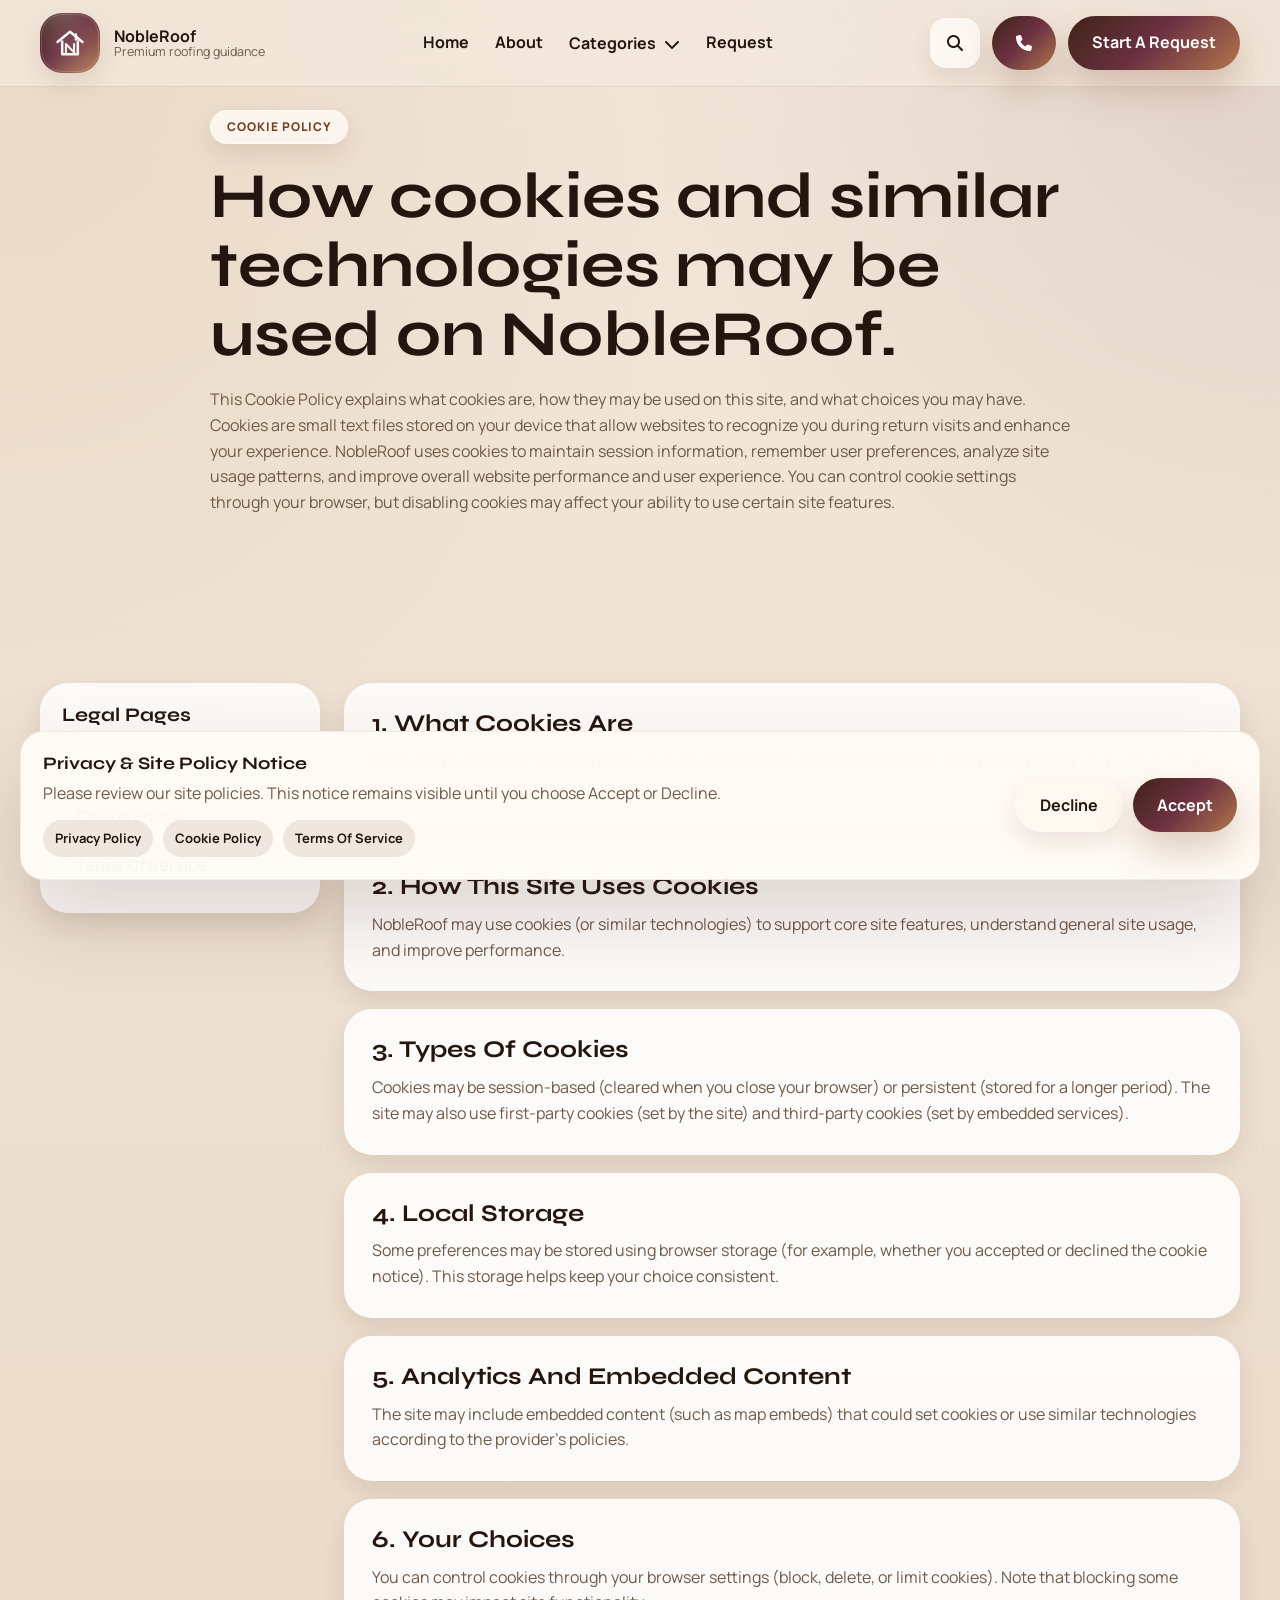
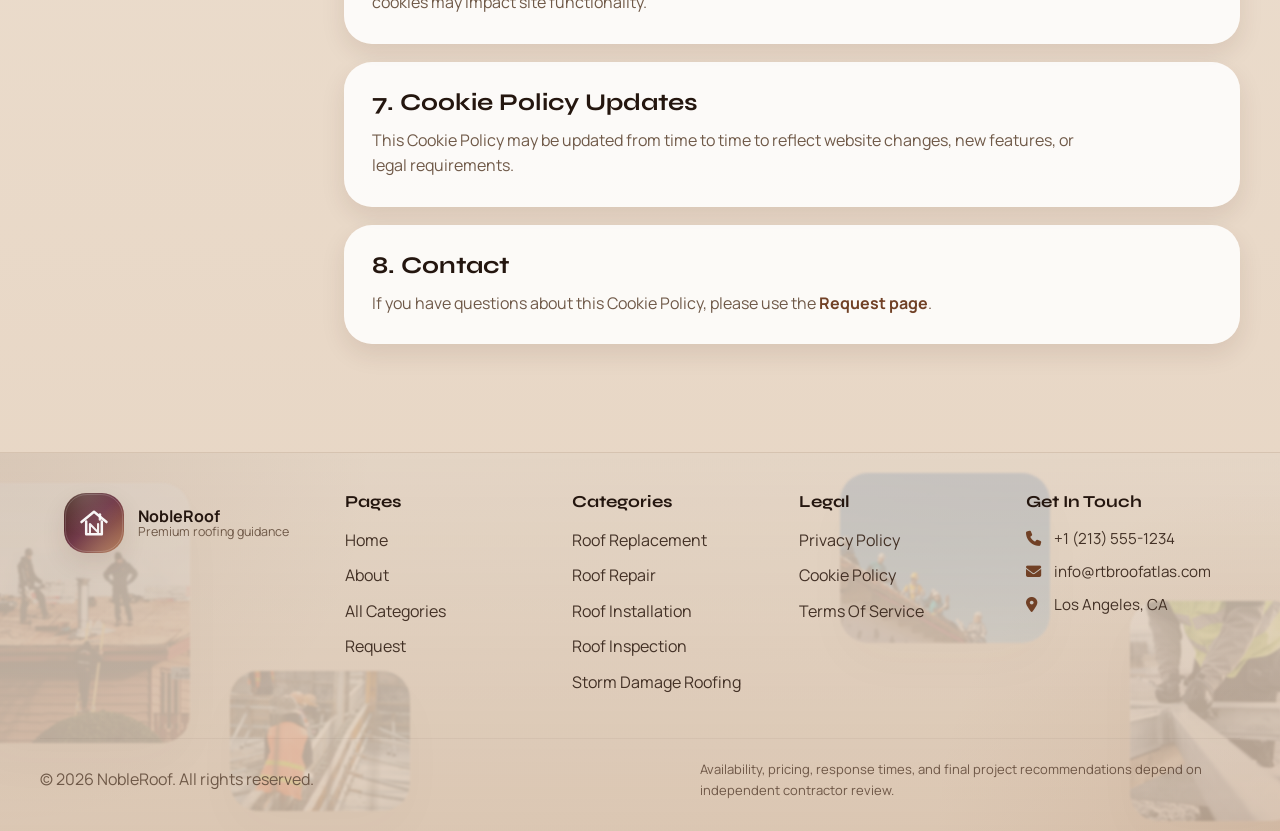
<file: cookie-policy.html>
<!DOCTYPE html>
<html lang="en">

<head>
    <meta charset="UTF-8" />
    <meta name="viewport" content="width=device-width, initial-scale=1.0" />
    <title>Cookie Policy | NobleRoof</title>
    <meta name="description"
        content="Read the NobleRoof Cookie Policy and learn how cookies and similar technologies may be used on this website." />

    <link rel="icon" href="favicon.ico" sizes="any" />
    <link rel="icon" type="image/svg+xml" href="assets/images/global/favicon.svg" />
    <link rel="icon" type="image/png" sizes="32x32" href="assets/images/global/favicon-32x32.png" />
    <link rel="icon" type="image/png" sizes="16x16" href="assets/images/global/favicon-16x16.png" />
    <link rel="apple-touch-icon" sizes="180x180" href="assets/images/global/apple-touch-icon.png" />
    <link rel="manifest" href="assets/images/global/site.webmanifest" />
    <meta name="theme-color" content="#3F2316" />
    <link rel="preconnect" href="https://fonts.googleapis.com" />
    <link rel="preconnect" href="https://fonts.gstatic.com" crossorigin />
    <link
        href="https://fonts.googleapis.com/css2?family=Manrope:wght@400;500;600;700;800&family=Syne:wght@500;600;700;800&display=swap"
        rel="stylesheet" />
    <link rel="stylesheet" href="https://cdnjs.cloudflare.com/ajax/libs/font-awesome/6.5.2/css/all.min.css" />
    <link rel="stylesheet" href="https://unpkg.com/aos@2.3.1/dist/aos.css" />

    <link rel="stylesheet" href="assets/css/base.css" />
    <link rel="stylesheet" href="assets/css/global.css" />
    <link rel="stylesheet" href="assets/css/cookies.css" />
</head>

<body>
    <div class="site-progress"></div>

    <header class="site-header">
        <div class="container header-inner">
            <a href="index.html" class="logo">
                <span class="logo-mark"><img class="logo-mark__img" src="assets/images/global/logo-mark.svg" alt="" aria-hidden="true" /></span>
                <span class="logo-text">
                    <strong>NobleRoof</strong>
                    <span>Premium roofing guidance</span>
                </span>
            </a>

            <nav class="desktop-nav">
                <a href="index.html" class="nav-link">Home</a>
                <a href="about.html" class="nav-link">About</a>
                <div class="nav-dropdown">
                    <button class="nav-link nav-dropdown-toggle" type="button">
                        Categories <i class="fa-solid fa-chevron-down"></i>
                    </button>
                    <div class="nav-dropdown-menu">
                        <a href="services.html">All Categories</a>
                        <a href="roof-replacement.html">Roof Replacement</a>
                        <a href="roof-repair.html">Roof Repair</a>
                        <a href="roof-installation.html">Roof Installation</a>
                        <a href="roof-inspection.html">Roof Inspection</a>
                        <a href="storm-damage-roofing.html">Storm Damage Roofing</a>
                    </div>
                </div>
                <a href="contact.html" class="nav-link">Request</a>
            </nav>

            <div class="header-actions">
                <button class="search-toggle" type="button" aria-label="Open search">
                    <i class="fa-solid fa-magnifying-glass"></i>
                </button>
                <a href="tel:+12135551234" class="btn btn-primary" type="button" aria-label="Call now" title="Call Now">
                    <i class="fa-solid fa-phone"></i>
                </a>
                <a href="contact.html" class="btn btn-primary header-btn magnetic-btn">Start A Request</a>
                <button class="mobile-toggle" type="button" aria-label="Open menu">
                    <span></span><span></span><span></span>
                </button>
            </div>
        </div>
    </header>

    <div class="mobile-menu">
        <div class="container mobile-menu-inner">
            <a href="index.html"><i class="fa-solid fa-home"></i> Home</a>
            <a href="about.html"><i class="fa-solid fa-circle-info"></i> About</a>
            <a href="services.html"><i class="fa-solid fa-compass-drafting"></i> All Categories</a>
            <a href="roof-replacement.html"><i class="fa-solid fa-house-crack"></i> Roof Replacement</a>
            <a href="roof-repair.html"><i class="fa-solid fa-droplet"></i> Roof Repair</a>
            <a href="roof-installation.html"><i class="fa-solid fa-layer-group"></i> Roof Installation</a>
            <a href="roof-inspection.html"><i class="fa-solid fa-magnifying-glass-chart"></i> Roof Inspection</a>
            <a href="storm-damage-roofing.html"><i class="fa-solid fa-cloud-bolt"></i> Storm Damage Roofing</a>
            <a href="contact.html#request-form"><i class="fa-solid fa-envelope"></i> Request</a>

            <div class="mobile-menu-footer">
                <div class="mobile-menu-contact">
                    <a href="tel:+12135551234"><i class="fa-solid fa-phone"></i> +1 (213) 555-1234</a>
                    <a href="mailto:info@rtbroofatlas.com"><i class="fa-solid fa-envelope"></i>
                        info@rtbroofatlas.com</a>
                    <p><i class="fa-solid fa-map-marker-alt"></i> Los Angeles, CA</p>
                </div>
            </div>
        </div>
    </div>

    <div class="search-panel">
        <div class="search-panel__overlay"></div>
        <div class="search-panel__inner">
            <button class="search-close" type="button" aria-label="Close search">
                <i class="fa-solid fa-xmark"></i>
            </button>
            <h3>Search NobleRoof</h3>
            <p>Explore categories, planning pages, request steps, and legal information.</p>
            <div class="site-search">
                <input type="text" id="siteSearchInput" placeholder="Search pages or categories..." />
                <button type="button" id="siteSearchButton">
                    <i class="fa-solid fa-magnifying-glass"></i>
                </button>
            </div>
            <div class="site-search__quick-links">
                <a href="services.html">All Categories</a>
                <a href="roof-replacement.html">Replacement</a>
                <a href="roof-repair.html">Repair</a>
                <a href="roof-inspection.html">Inspection</a>
                <a href="contact.html">Request</a>
            </div>
            <div id="siteSearchResults" class="site-search-results"></div>
        </div>
    </div>

    <!-- Mobile floating call button -->
    <a href="tel:+12135551234" class="mobile-call-btn" aria-label="Call now" title="Call Now">
        <i class="fa-solid fa-phone"></i>
    </a>

    <main>
        <section class="legal-hero section-padding">
            <div class="container legal-hero__inner">
                <span class="eyebrow">Cookie Policy</span>
                <h1>How cookies and similar technologies may be used on NobleRoof.</h1>
                <p>
                    This Cookie Policy explains what cookies are, how they may be used on this site, and what choices
                    you may have. Cookies are small text files stored on your device that allow websites to recognize
                    you during return visits and enhance your experience. NobleRoof uses cookies to maintain
                    session information, remember user preferences, analyze site usage patterns, and improve overall
                    website performance and user experience. You can control cookie settings through your browser, but
                    disabling cookies may affect your ability to use certain site features.
                </p>
            </div>
        </section>

        <section class="legal-content section-padding">
            <div class="container legal-layout">
                <aside class="legal-sidebar" data-aos="fade-right">
                    <h3>Legal Pages</h3>
                    <a href="privacy-policy.html">Privacy Policy</a>
                    <a class="active" href="cookie-policy.html">Cookie Policy</a>
                    <a href="terms-of-service.html">Terms Of Service</a>
                </aside>

                <div class="legal-article" data-aos="fade-left">
                    <article class="legal-card">
                        <h2>1. What Cookies Are</h2>
                        <p>
                            Cookies are small text files stored on your device that help websites remember
                            information about your visit, such as preferences and basic usage patterns.
                        </p>
                    </article>

                    <article class="legal-card">
                        <h2>2. How This Site Uses Cookies</h2>
                        <p>
                            NobleRoof may use cookies (or similar technologies) to support core site features,
                            understand general site usage, and improve performance.
                        </p>
                    </article>

                    <article class="legal-card">
                        <h2>3. Types Of Cookies</h2>
                        <p>
                            Cookies may be session-based (cleared when you close your browser) or persistent
                            (stored for a longer period). The site may also use first-party cookies (set by the site)
                            and third-party cookies (set by embedded services).
                        </p>
                    </article>

                    <article class="legal-card">
                        <h2>4. Local Storage</h2>
                        <p>
                            Some preferences may be stored using browser storage (for example, whether you accepted
                            or declined the cookie notice). This storage helps keep your choice consistent.
                        </p>
                    </article>

                    <article class="legal-card">
                        <h2>5. Analytics And Embedded Content</h2>
                        <p>
                            The site may include embedded content (such as map embeds) that could set cookies or use
                            similar technologies according to the provider's policies.
                        </p>
                    </article>

                    <article class="legal-card">
                        <h2>6. Your Choices</h2>
                        <p>
                            You can control cookies through your browser settings (block, delete, or limit cookies).
                            Note that blocking some cookies may impact site functionality.
                        </p>
                    </article>

                    <article class="legal-card">
                        <h2>7. Cookie Policy Updates</h2>
                        <p>
                            This Cookie Policy may be updated from time to time to reflect website changes,
                            new features, or legal requirements.
                        </p>
                    </article>

                    <article class="legal-card">
                        <h2>8. Contact</h2>
                        <p>
                            If you have questions about this Cookie Policy, please use the
                            <a href="contact.html">Request page</a>.
                        </p>
                    </article>
                </div>
            </div>
        </section>
    </main>

    <footer class="site-footer">
        <div class="container footer-grid">
            <div class="footer-section footer-brand">
                <a href="index.html" class="logo footer-logo">
                    <span class="logo-mark"><img class="logo-mark__img" src="assets/images/global/logo-mark.svg" alt="" aria-hidden="true" /></span>
                    <span class="logo-text">
                        <strong>NobleRoof</strong>
                        <span>Premium roofing guidance</span>
                    </span>
	                </a>
	            </div>

            <div class="footer-section">
                <h4>Pages</h4>
                <ul>
                    <li><a href="index.html">Home</a></li>
                    <li><a href="about.html">About</a></li>
                    <li><a href="services.html">All Categories</a></li>
                    <li><a href="contact.html">Request</a></li>
                </ul>
            </div>

            <div class="footer-section">
                <h4>Categories</h4>
                <ul>
                    <li><a href="roof-replacement.html">Roof Replacement</a></li>
                    <li><a href="roof-repair.html">Roof Repair</a></li>
                    <li><a href="roof-installation.html">Roof Installation</a></li>
                    <li><a href="roof-inspection.html">Roof Inspection</a></li>
                    <li><a href="storm-damage-roofing.html">Storm Damage Roofing</a></li>
                </ul>
            </div>

            <div class="footer-section">
                <h4>Legal</h4>
                <ul>
                    <li><a href="privacy-policy.html">Privacy Policy</a></li>
                    <li><a href="cookie-policy.html">Cookie Policy</a></li>
                    <li><a href="terms-of-service.html">Terms Of Service</a></li>
                </ul>
            </div>

            <div class="footer-section footer-contact">
                <h4>Get In Touch</h4>
                <div class="footer-contact-info">
                    <a href="tel:+12135551234" class="contact-link">
                        <i class="fa-solid fa-phone"></i>
                        <span>+1 (213) 555-1234</span>
                    </a>
                    <a href="mailto:info@rtbroofatlas.com" class="contact-link">
                        <i class="fa-solid fa-envelope"></i>
                        <span>info@rtbroofatlas.com</span>
                    </a>
                    <div class="contact-link">
                        <i class="fa-solid fa-map-marker-alt"></i>
                        <span>Los Angeles, CA</span>
                    </div>
                </div>
            </div>
        </div>

        <div class="container footer-bottom">
            <p>© 2026 NobleRoof. All rights reserved.</p>
            <p class="footer-meta-note">Availability, pricing, response times, and final project recommendations depend on independent contractor review.</p>
        </div>
        <div class="footer-floating-bg">
            <div class="footer-floating-bg__img footer-floating-bg__img--one">
                <img src="assets/images/home/hero-main.jpg" alt="Roof background visual" />
            </div>
            <div class="footer-floating-bg__img footer-floating-bg__img--two">
                <img src="assets/images/roof-repair/service-main.jpg" alt="Roof background visual" />
            </div>
            <div class="footer-floating-bg__img footer-floating-bg__img--three">
                <img src="assets/images/roof-inspection/service-main.jpg" alt="Roof background visual" />
            </div>
            <div class="footer-floating-bg__img footer-floating-bg__img--four">
                <img src="assets/images/storm-damage-roofing/service-main.jpg" alt="Roof background visual" />
            </div>
        </div>
    </footer>

    <div class="cookie-banner" id="cookieBanner">
        <div class="cookie-banner__inner">
            <div class="cookie-banner__text">
                <h4>Privacy & Site Policy Notice</h4>
                <p>
                    Please review our site policies. This notice remains visible until you choose Accept or Decline.
                </p>
                <div class="cookie-links">
                    <a href="privacy-policy.html">Privacy Policy</a>
                    <a href="cookie-policy.html">Cookie Policy</a>
                    <a href="terms-of-service.html">Terms Of Service</a>
                </div>
            </div>
            <div class="cookie-banner__actions">
                <button class="btn btn-secondary" id="declineCookies" type="button">Decline</button>
                <button class="btn btn-primary" id="acceptCookies" type="button">Accept</button>
            </div>
        </div>
    </div>


    <script src="https://unpkg.com/aos@2.3.1/dist/aos.js"></script>
    <script src="assets/js/main.js"></script>
</body>

</html>
</file>
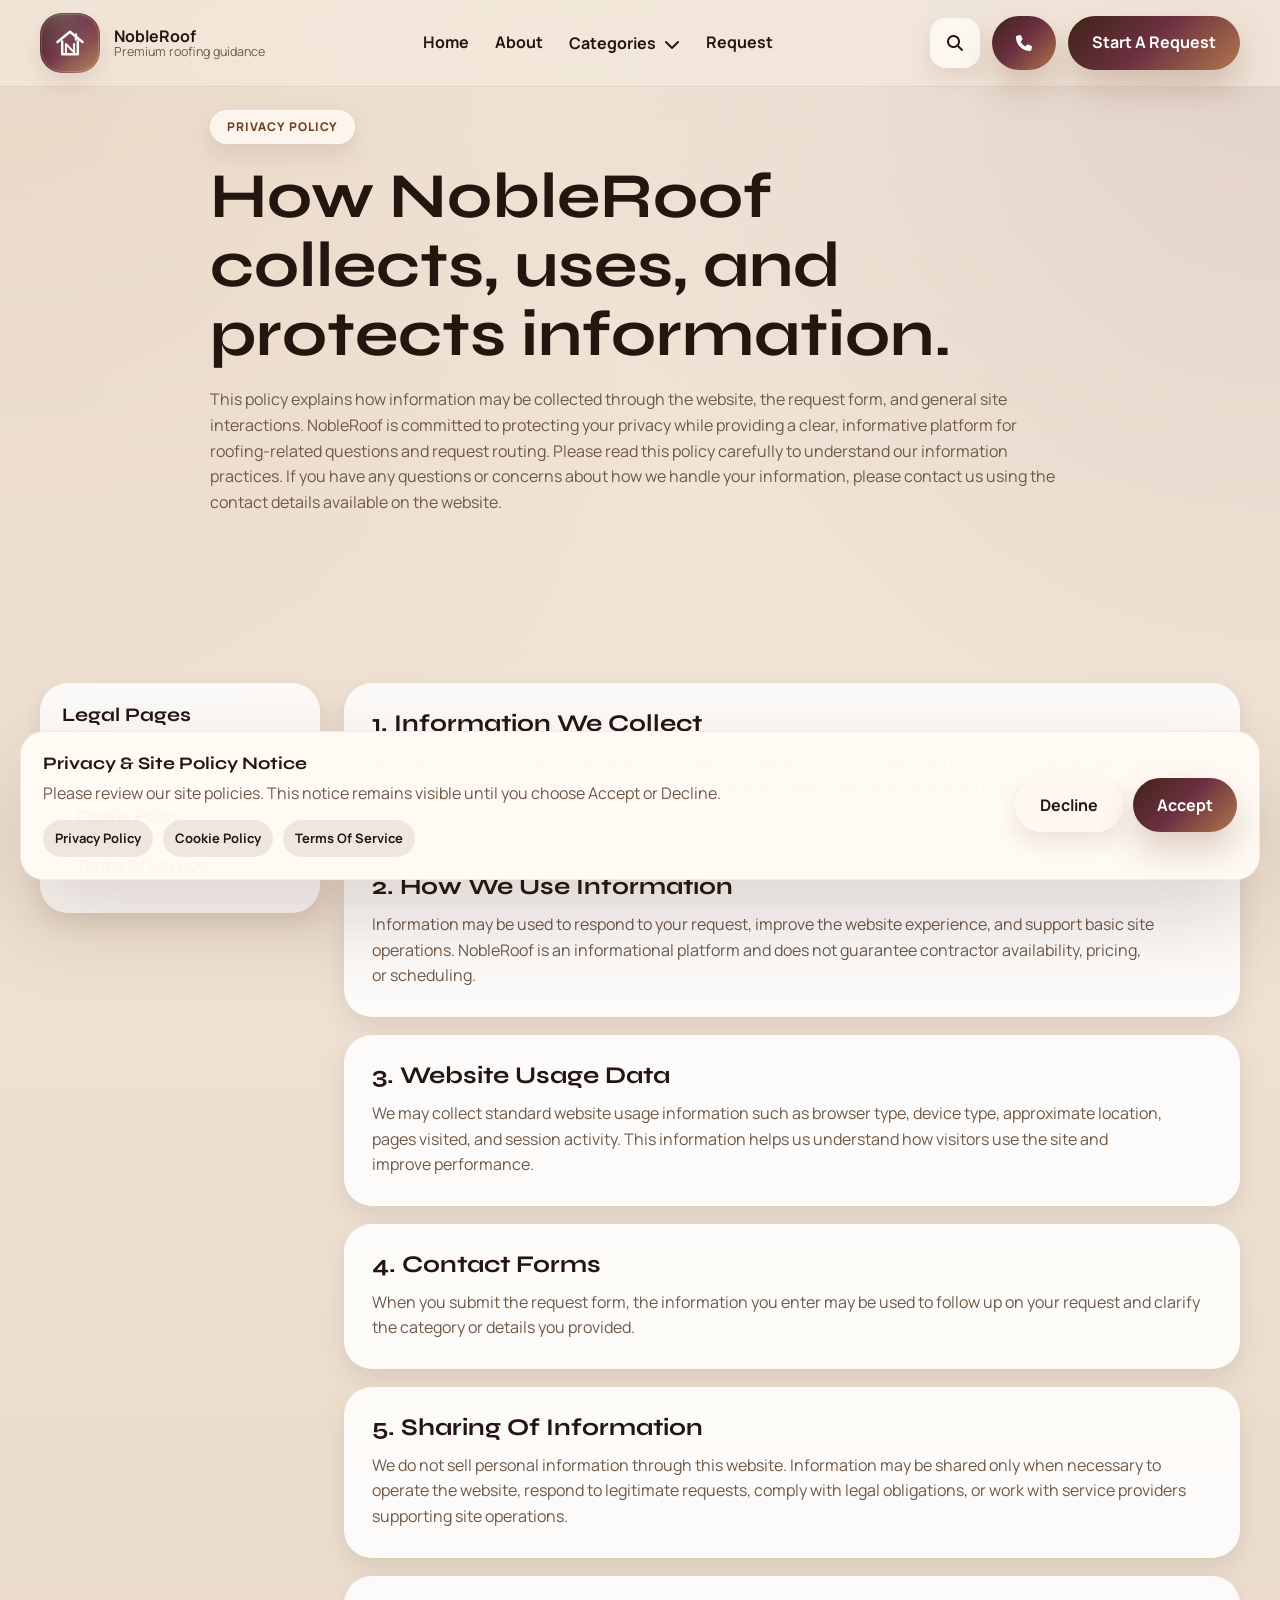
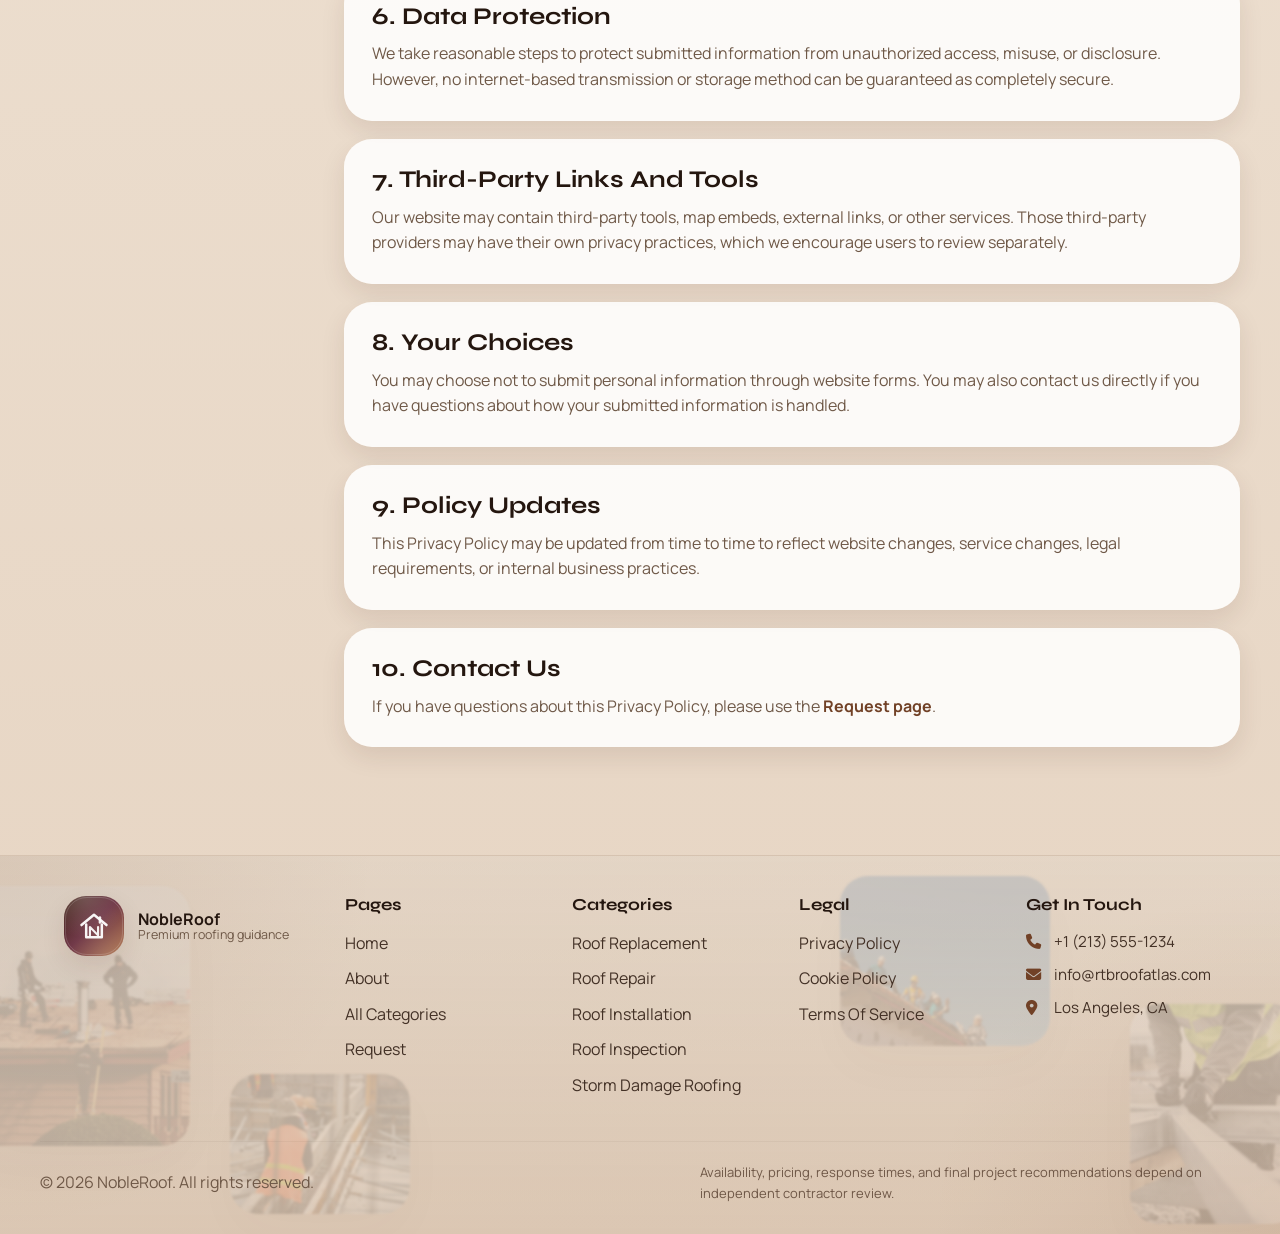
<file: privacy-policy.html>
<!DOCTYPE html>
<html lang="en">

<head>
    <meta charset="UTF-8" />
    <meta name="viewport" content="width=device-width, initial-scale=1.0" />
    <title>Privacy Policy | NobleRoof</title>
    <meta name="description"
        content="Read the NobleRoof Privacy Policy and learn how information is collected, used, and protected on this website." />

    <link rel="icon" href="favicon.ico" sizes="any" />
    <link rel="icon" type="image/svg+xml" href="assets/images/global/favicon.svg" />
    <link rel="icon" type="image/png" sizes="32x32" href="assets/images/global/favicon-32x32.png" />
    <link rel="icon" type="image/png" sizes="16x16" href="assets/images/global/favicon-16x16.png" />
    <link rel="apple-touch-icon" sizes="180x180" href="assets/images/global/apple-touch-icon.png" />
    <link rel="manifest" href="assets/images/global/site.webmanifest" />
    <meta name="theme-color" content="#3F2316" />
    <link rel="preconnect" href="https://fonts.googleapis.com" />
    <link rel="preconnect" href="https://fonts.gstatic.com" crossorigin />
    <link
        href="https://fonts.googleapis.com/css2?family=Manrope:wght@400;500;600;700;800&family=Syne:wght@500;600;700;800&display=swap"
        rel="stylesheet" />
    <link rel="stylesheet" href="https://cdnjs.cloudflare.com/ajax/libs/font-awesome/6.5.2/css/all.min.css" />
    <link rel="stylesheet" href="https://unpkg.com/aos@2.3.1/dist/aos.css" />

    <link rel="stylesheet" href="assets/css/base.css" />
    <link rel="stylesheet" href="assets/css/global.css" />
    <link rel="stylesheet" href="assets/css/privacy-policy.css" />
</head>

<body>
    <div class="site-progress"></div>

    <header class="site-header">
        <div class="container header-inner">
            <a href="index.html" class="logo">
                <span class="logo-mark"><img class="logo-mark__img" src="assets/images/global/logo-mark.svg" alt="" aria-hidden="true" /></span>
                <span class="logo-text">
                    <strong>NobleRoof</strong>
                    <span>Premium roofing guidance</span>
                </span>
            </a>

            <nav class="desktop-nav">
                <a href="index.html" class="nav-link">Home</a>
                <a href="about.html" class="nav-link">About</a>
                <div class="nav-dropdown">
                    <button class="nav-link nav-dropdown-toggle" type="button">
                        Categories <i class="fa-solid fa-chevron-down"></i>
                    </button>
                    <div class="nav-dropdown-menu">
                        <a href="services.html">All Categories</a>
                        <a href="roof-replacement.html">Roof Replacement</a>
                        <a href="roof-repair.html">Roof Repair</a>
                        <a href="roof-installation.html">Roof Installation</a>
                        <a href="roof-inspection.html">Roof Inspection</a>
                        <a href="storm-damage-roofing.html">Storm Damage Roofing</a>
                    </div>
                </div>
                <a href="contact.html" class="nav-link">Request</a>
            </nav>

            <div class="header-actions">
                <button class="search-toggle" type="button" aria-label="Open search">
                    <i class="fa-solid fa-magnifying-glass"></i>
                </button>
                <a href="tel:+12135551234" class="btn btn-primary" type="button" aria-label="Call now" title="Call Now">
                    <i class="fa-solid fa-phone"></i>
                </a>
                <a href="contact.html" class="btn btn-primary header-btn magnetic-btn">Start A Request</a>
                <button class="mobile-toggle" type="button" aria-label="Open menu">
                    <span></span><span></span><span></span>
                </button>
            </div>
        </div>
    </header>

    <div class="mobile-menu">
        <div class="container mobile-menu-inner">
            <a href="index.html"><i class="fa-solid fa-home"></i> Home</a>
            <a href="about.html"><i class="fa-solid fa-circle-info"></i> About</a>
            <a href="services.html"><i class="fa-solid fa-compass-drafting"></i> All Categories</a>
            <a href="roof-replacement.html"><i class="fa-solid fa-house-crack"></i> Roof Replacement</a>
            <a href="roof-repair.html"><i class="fa-solid fa-droplet"></i> Roof Repair</a>
            <a href="roof-installation.html"><i class="fa-solid fa-layer-group"></i> Roof Installation</a>
            <a href="roof-inspection.html"><i class="fa-solid fa-magnifying-glass-chart"></i> Roof Inspection</a>
            <a href="storm-damage-roofing.html"><i class="fa-solid fa-cloud-bolt"></i> Storm Damage Roofing</a>
            <a href="contact.html#request-form"><i class="fa-solid fa-envelope"></i> Request</a>

            <div class="mobile-menu-footer">
                <div class="mobile-menu-contact">
                    <a href="tel:+12135551234"><i class="fa-solid fa-phone"></i> +1 (213) 555-1234</a>
                    <a href="mailto:info@rtbroofatlas.com"><i class="fa-solid fa-envelope"></i>
                        info@rtbroofatlas.com</a>
                    <p><i class="fa-solid fa-map-marker-alt"></i> Los Angeles, CA</p>
                </div>
            </div>
        </div>
    </div>

    <div class="search-panel">
        <div class="search-panel__overlay"></div>
        <div class="search-panel__inner">
            <button class="search-close" type="button" aria-label="Close search">
                <i class="fa-solid fa-xmark"></i>
            </button>
            <h3>Search NobleRoof</h3>
            <p>Explore categories, planning pages, request steps, and legal information.</p>
            <div class="site-search">
                <input type="text" id="siteSearchInput" placeholder="Search pages or categories..." />
                <button type="button" id="siteSearchButton">
                    <i class="fa-solid fa-magnifying-glass"></i>
                </button>
            </div>
            <div class="site-search__quick-links">
                <a href="services.html">All Categories</a>
                <a href="roof-replacement.html">Replacement</a>
                <a href="roof-repair.html">Repair</a>
                <a href="roof-inspection.html">Inspection</a>
                <a href="contact.html">Request</a>
            </div>
            <div id="siteSearchResults" class="site-search-results"></div>
        </div>
    </div>

    <!-- Mobile floating call button -->
    <a href="tel:+12135551234" class="mobile-call-btn" aria-label="Call now" title="Call Now">
        <i class="fa-solid fa-phone"></i>
    </a>

    <main>
        <section class="legal-hero section-padding">
            <div class="container legal-hero__inner">
                <span class="eyebrow">Privacy Policy</span>
                <h1>How NobleRoof collects, uses, and protects information.</h1>
                <p>
                    This policy explains how information may be collected through the website, the request form, and
                    general site interactions. NobleRoof is committed to protecting your privacy while providing a
                    clear, informative platform for roofing-related questions and request routing. Please read this
                    policy carefully to understand our information practices. If you have any questions or concerns
                    about how we handle your information, please contact us using the contact details available on the
                    website.
                </p>
            </div>
        </section>

        <section class="legal-content section-padding">
            <div class="container legal-layout">
                <aside class="legal-sidebar" data-aos="fade-right">
                    <h3>Legal Pages</h3>
                    <a class="active" href="privacy-policy.html">Privacy Policy</a>
                    <a href="cookie-policy.html">Cookie Policy</a>
                    <a href="terms-of-service.html">Terms Of Service</a>
                </aside>

                <div class="legal-article" data-aos="fade-left">
                    <article class="legal-card">
                        <h2>1. Information We Collect</h2>
                        <p>
                            We may collect information you submit through the request form or other site inputs.
                            This may include your name, email address, phone number, property address, and any details
                            you share about your roof situation.
                        </p>
                    </article>

                    <article class="legal-card">
                        <h2>2. How We Use Information</h2>
                        <p>
                            Information may be used to respond to your request, improve the website experience,
                            and support basic site operations. NobleRoof is an informational platform and does not
                            guarantee contractor availability, pricing, or scheduling.
                        </p>
                    </article>

                    <article class="legal-card">
                        <h2>3. Website Usage Data</h2>
                        <p>
                            We may collect standard website usage information such as browser type,
                            device type, approximate location, pages visited, and session activity.
                            This information helps us understand how visitors use the site and improve performance.
                        </p>
                    </article>

                    <article class="legal-card">
                        <h2>4. Contact Forms</h2>
                        <p>
                            When you submit the request form, the information you enter may be used to follow up on
                            your request and clarify the category or details you provided.
                        </p>
                    </article>

                    <article class="legal-card">
                        <h2>5. Sharing Of Information</h2>
                        <p>
                            We do not sell personal information through this website. Information may be shared
                            only when necessary to operate the website, respond to legitimate requests, comply with
                            legal obligations, or work with service providers supporting site operations.
                        </p>
                    </article>

                    <article class="legal-card">
                        <h2>6. Data Protection</h2>
                        <p>
                            We take reasonable steps to protect submitted information from unauthorized access,
                            misuse, or disclosure. However, no internet-based transmission or storage method
                            can be guaranteed as completely secure.
                        </p>
                    </article>

                    <article class="legal-card">
                        <h2>7. Third-Party Links And Tools</h2>
                        <p>
                            Our website may contain third-party tools, map embeds, external links, or other services.
                            Those third-party providers may have their own privacy practices, which we encourage users
                            to review separately.
                        </p>
                    </article>

                    <article class="legal-card">
                        <h2>8. Your Choices</h2>
                        <p>
                            You may choose not to submit personal information through website forms.
                            You may also contact us directly if you have questions about how your submitted information
                            is handled.
                        </p>
                    </article>

                    <article class="legal-card">
                        <h2>9. Policy Updates</h2>
                        <p>
                            This Privacy Policy may be updated from time to time to reflect website changes,
                            service changes, legal requirements, or internal business practices.
                        </p>
                    </article>

                    <article class="legal-card">
                        <h2>10. Contact Us</h2>
                        <p>
                            If you have questions about this Privacy Policy, please use the
                            <a href="contact.html">Request page</a>.
                        </p>
                    </article>
                </div>
            </div>
        </section>
    </main>

    <footer class="site-footer">
        <div class="container footer-grid">
            <div class="footer-section footer-brand">
                <a href="index.html" class="logo footer-logo">
                    <span class="logo-mark"><img class="logo-mark__img" src="assets/images/global/logo-mark.svg" alt="" aria-hidden="true" /></span>
                    <span class="logo-text">
                        <strong>NobleRoof</strong>
                        <span>Premium roofing guidance</span>
                    </span>
	                </a>
	            </div>

            <div class="footer-section">
                <h4>Pages</h4>
                <ul>
                    <li><a href="index.html">Home</a></li>
                    <li><a href="about.html">About</a></li>
                    <li><a href="services.html">All Categories</a></li>
                    <li><a href="contact.html">Request</a></li>
                </ul>
            </div>

            <div class="footer-section">
                <h4>Categories</h4>
                <ul>
                    <li><a href="roof-replacement.html">Roof Replacement</a></li>
                    <li><a href="roof-repair.html">Roof Repair</a></li>
                    <li><a href="roof-installation.html">Roof Installation</a></li>
                    <li><a href="roof-inspection.html">Roof Inspection</a></li>
                    <li><a href="storm-damage-roofing.html">Storm Damage Roofing</a></li>
                </ul>
            </div>

            <div class="footer-section">
                <h4>Legal</h4>
                <ul>
                    <li><a href="privacy-policy.html">Privacy Policy</a></li>
                    <li><a href="cookie-policy.html">Cookie Policy</a></li>
                    <li><a href="terms-of-service.html">Terms Of Service</a></li>
                </ul>
            </div>

            <div class="footer-section footer-contact">
                <h4>Get In Touch</h4>
                <div class="footer-contact-info">
                    <a href="tel:+12135551234" class="contact-link">
                        <i class="fa-solid fa-phone"></i>
                        <span>+1 (213) 555-1234</span>
                    </a>
                    <a href="mailto:info@rtbroofatlas.com" class="contact-link">
                        <i class="fa-solid fa-envelope"></i>
                        <span>info@rtbroofatlas.com</span>
                    </a>
                    <div class="contact-link">
                        <i class="fa-solid fa-map-marker-alt"></i>
                        <span>Los Angeles, CA</span>
                    </div>
                </div>
            </div>
        </div>

        <div class="container footer-bottom">
            <p>© 2026 NobleRoof. All rights reserved.</p>
            <p class="footer-meta-note">Availability, pricing, response times, and final project recommendations depend on independent contractor review.</p>
        </div>
        <div class="footer-floating-bg">
            <div class="footer-floating-bg__img footer-floating-bg__img--one">
                <img src="assets/images/home/hero-main.jpg" alt="Roof background visual" />
            </div>
            <div class="footer-floating-bg__img footer-floating-bg__img--two">
                <img src="assets/images/roof-repair/service-main.jpg" alt="Roof background visual" />
            </div>
            <div class="footer-floating-bg__img footer-floating-bg__img--three">
                <img src="assets/images/roof-inspection/service-main.jpg" alt="Roof background visual" />
            </div>
            <div class="footer-floating-bg__img footer-floating-bg__img--four">
                <img src="assets/images/storm-damage-roofing/service-main.jpg" alt="Roof background visual" />
            </div>
        </div>
    </footer>

    <div class="cookie-banner" id="cookieBanner">
        <div class="cookie-banner__inner">
            <div class="cookie-banner__text">
                <h4>Privacy & Site Policy Notice</h4>
                <p>
                    Please review our site policies. This notice remains visible until you choose Accept or Decline.
                </p>
                <div class="cookie-links">
                    <a href="privacy-policy.html">Privacy Policy</a>
                    <a href="cookie-policy.html">Cookie Policy</a>
                    <a href="terms-of-service.html">Terms Of Service</a>
                </div>
            </div>
            <div class="cookie-banner__actions">
                <button class="btn btn-secondary" id="declineCookies" type="button">Decline</button>
                <button class="btn btn-primary" id="acceptCookies" type="button">Accept</button>
            </div>
        </div>
    </div>



    <script src="https://unpkg.com/aos@2.3.1/dist/aos.js"></script>
    <script src="assets/js/main.js"></script>
</body>

</html>
</file>
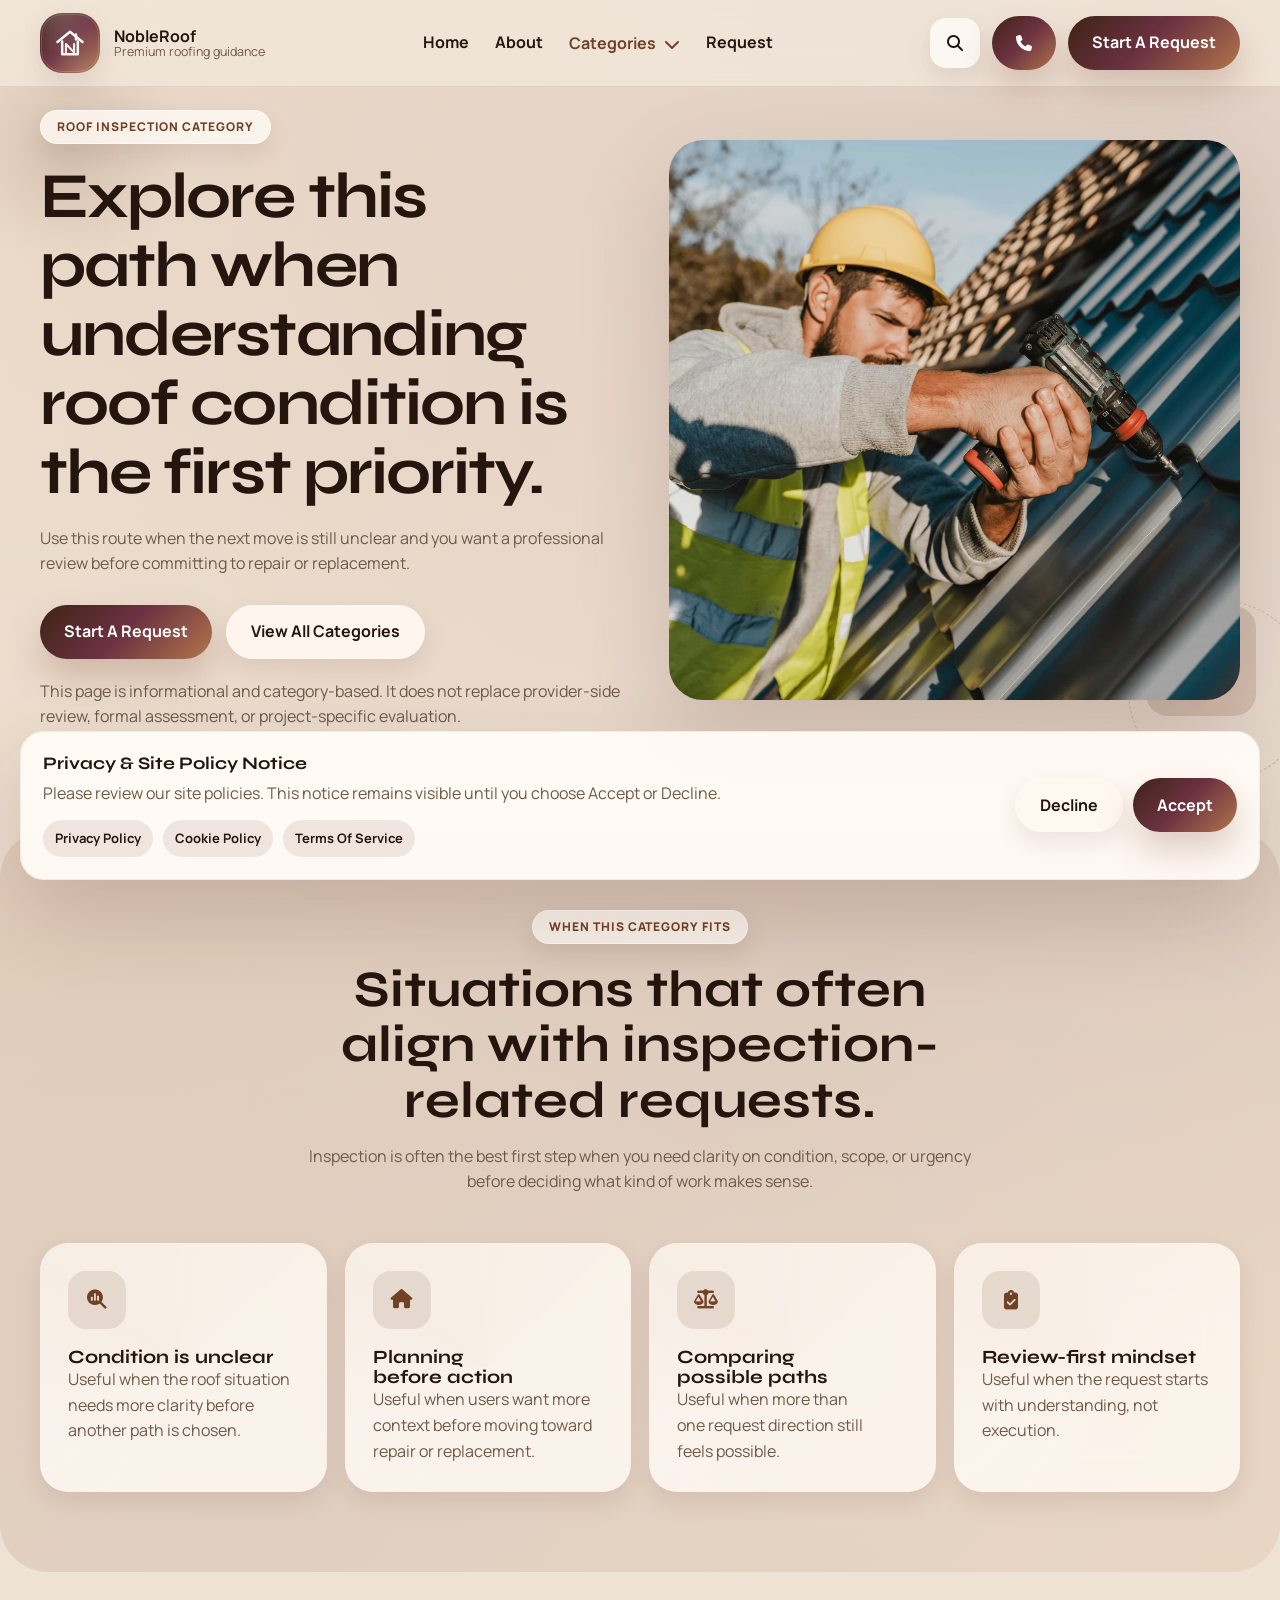
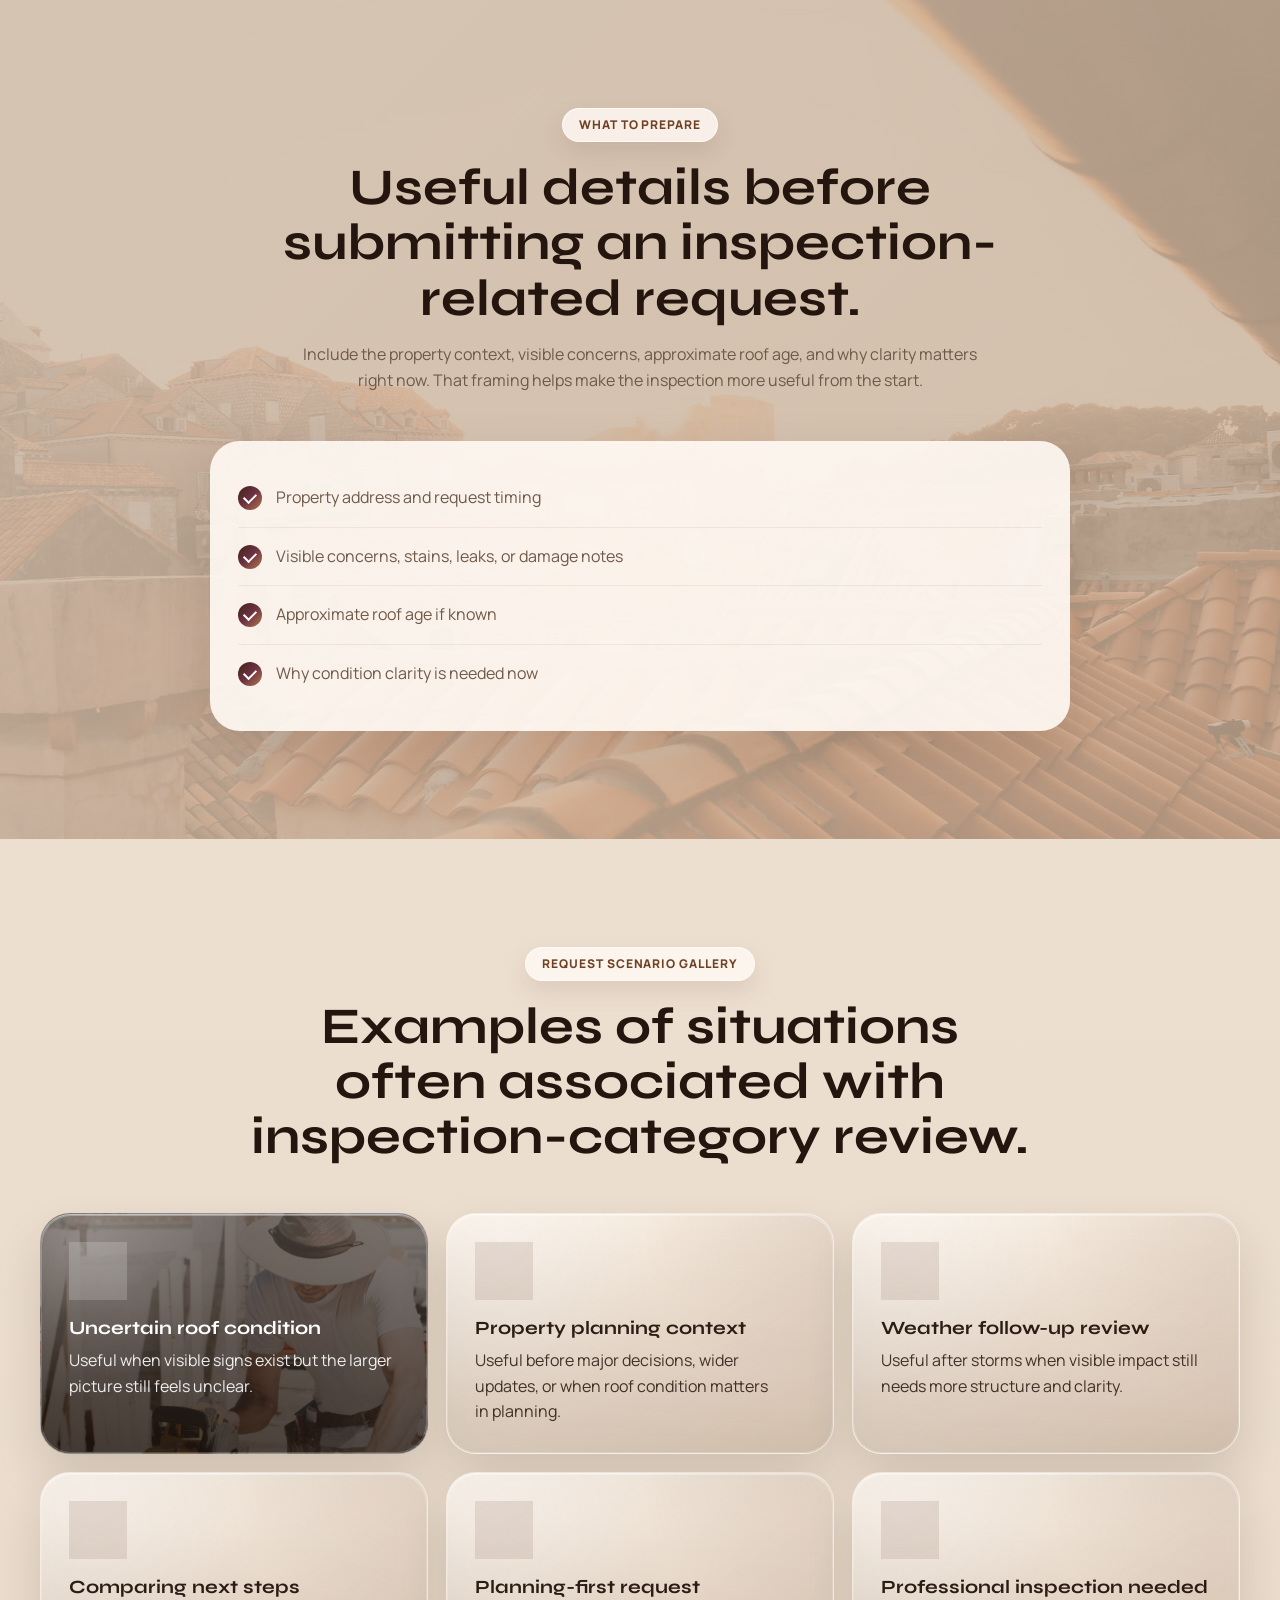
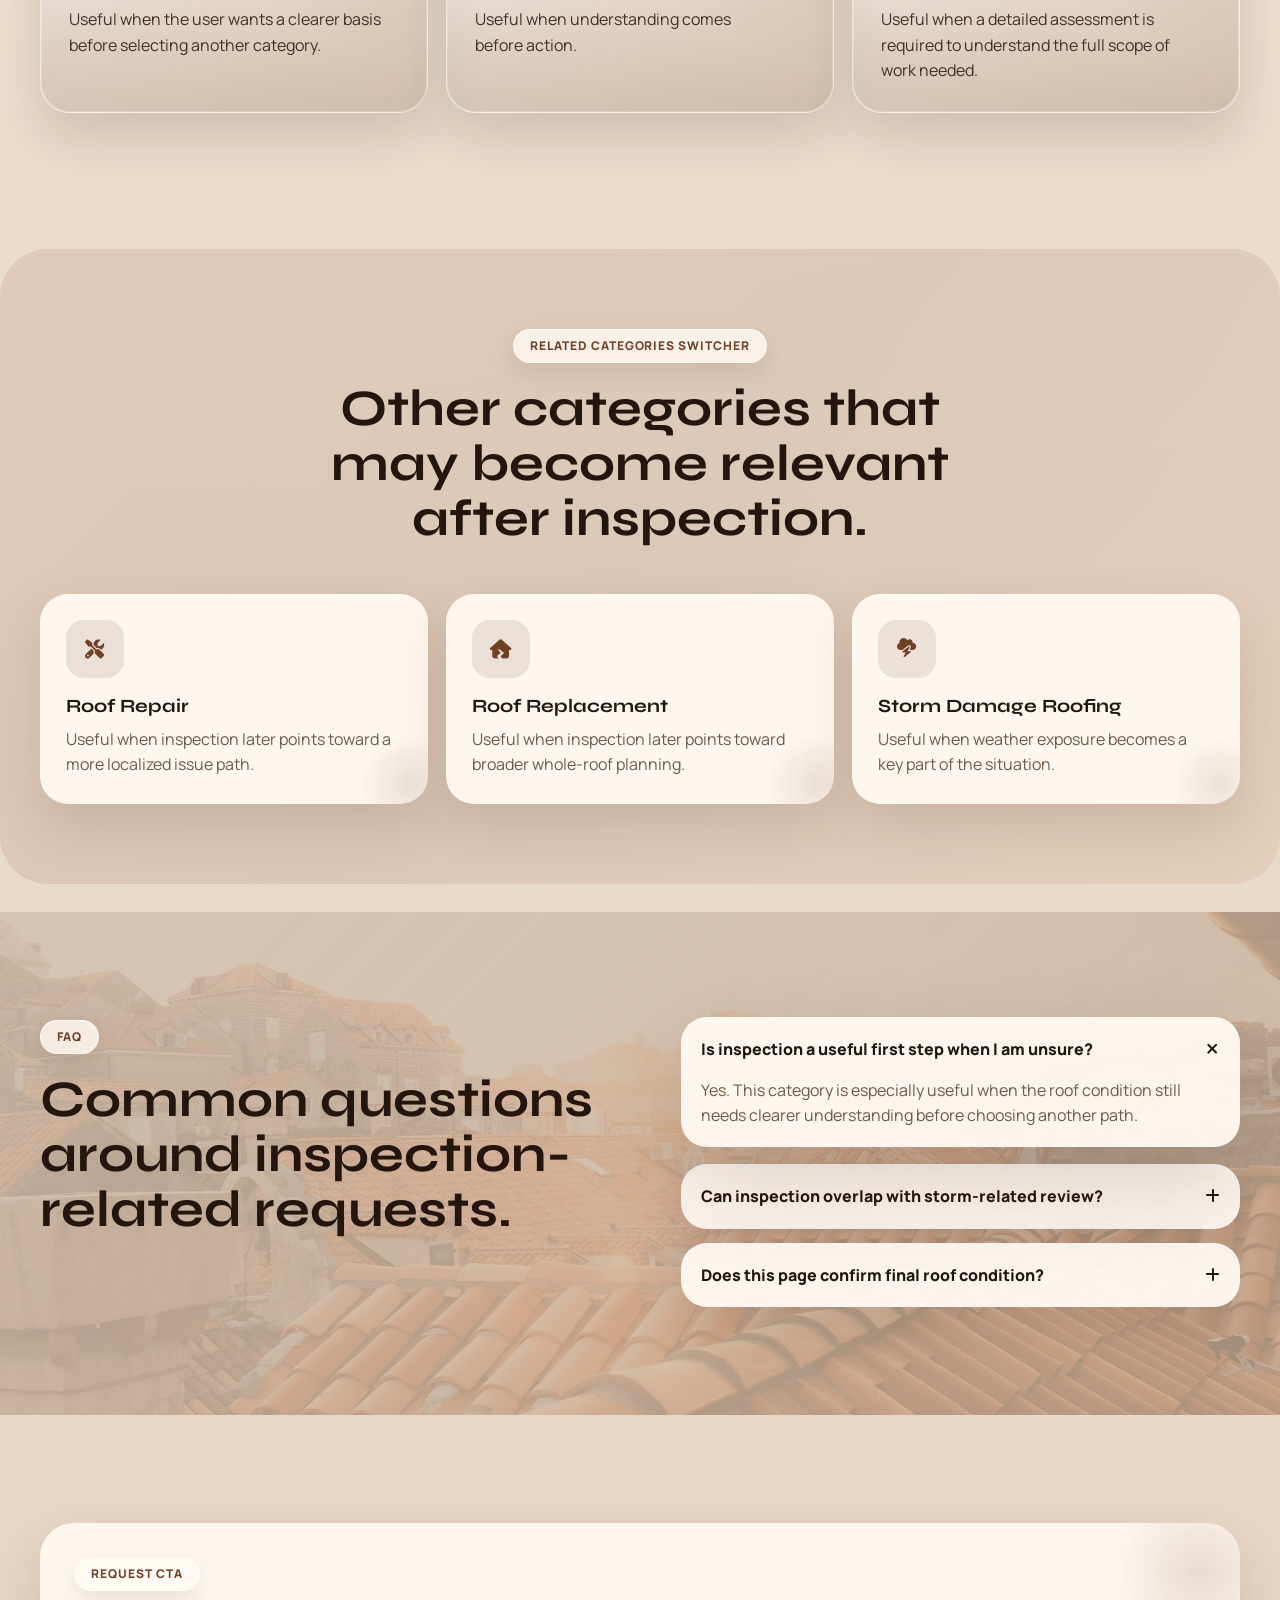
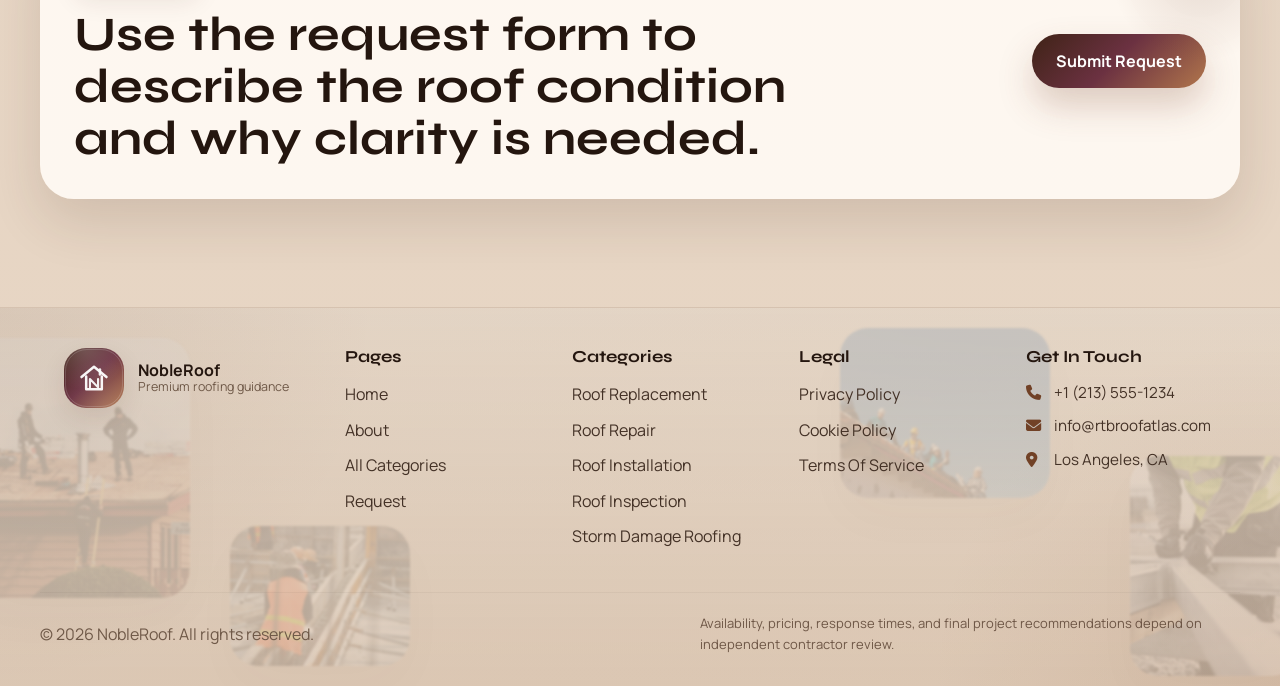
<file: roof-inspection.html>
<!DOCTYPE html>
<html lang="en">

<head>
    <meta charset="UTF-8" />
    <meta name="viewport" content="width=device-width, initial-scale=1.0" />
    <title>Roof Inspection | NobleRoof</title>
    <meta name="description"
        content="Explore the roof inspection request category on NobleRoof. Review when this path may apply, what to prepare, related categories, and next-step request options." />

    <link rel="icon" href="favicon.ico" sizes="any" />
    <link rel="icon" type="image/svg+xml" href="assets/images/global/favicon.svg" />
    <link rel="icon" type="image/png" sizes="32x32" href="assets/images/global/favicon-32x32.png" />
    <link rel="icon" type="image/png" sizes="16x16" href="assets/images/global/favicon-16x16.png" />
    <link rel="apple-touch-icon" sizes="180x180" href="assets/images/global/apple-touch-icon.png" />
    <link rel="manifest" href="assets/images/global/site.webmanifest" />
    <meta name="theme-color" content="#3F2316" />
    <link rel="preconnect" href="https://fonts.googleapis.com" />
    <link rel="preconnect" href="https://fonts.gstatic.com" crossorigin />
    <link
        href="https://fonts.googleapis.com/css2?family=Manrope:wght@400;500;600;700;800&family=Syne:wght@500;600;700;800&display=swap"
        rel="stylesheet" />
    <link rel="stylesheet" href="https://cdnjs.cloudflare.com/ajax/libs/font-awesome/6.5.2/css/all.min.css" />
    <link rel="stylesheet" href="https://unpkg.com/aos@2.3.1/dist/aos.css" />

    <link rel="stylesheet" href="assets/css/base.css" />
    <link rel="stylesheet" href="assets/css/global.css" />
    <link rel="stylesheet" href="assets/css/roof-inspection.css" />
</head>

<body>
    <div class="site-progress"></div>
    <header class="site-header">
        <div class="container header-inner">
            <a href="index.html" class="logo"><span class="logo-mark"><img class="logo-mark__img" src="assets/images/global/logo-mark.svg" alt="" aria-hidden="true" /></span><span
                    class="logo-text"><strong>NobleRoof</strong><span>Premium roofing guidance</span></span></a>
            <nav class="desktop-nav">
                <a href="index.html" class="nav-link">Home</a>
                <a href="about.html" class="nav-link">About</a>
                <div class="nav-dropdown">
                    <button class="nav-link nav-dropdown-toggle active" type="button">Categories <i
                            class="fa-solid fa-chevron-down"></i></button>
                    <div class="nav-dropdown-menu">
                        <a href="services.html">All Categories</a>
                        <a href="roof-replacement.html">Roof Replacement</a>
                        <a href="roof-repair.html">Roof Repair</a>
                        <a href="roof-installation.html">Roof Installation</a>
                        <a href="roof-inspection.html">Roof Inspection</a>
                        <a href="storm-damage-roofing.html">Storm Damage Roofing</a>
                    </div>
                </div>
                <a href="contact.html" class="nav-link">Request</a>
            </nav>
            <div class="header-actions">
                <button class="search-toggle" type="button" aria-label="Open search"><i
                        class="fa-solid fa-magnifying-glass"></i></button>
                <a href="tel:+12135551234" class="btn btn-primary" type="button" aria-label="Call now"
                    title="Call Now"><i class="fa-solid fa-phone"></i></a>
                <a href="contact.html" class="btn btn-primary header-btn magnetic-btn">Start A Request</a>
                <button class="mobile-toggle" type="button"
                    aria-label="Open menu"><span></span><span></span><span></span></button>
            </div>
        </div>
    </header>

    <div class="mobile-menu">
        <div class="container mobile-menu-inner">
            <a href="index.html"><i class="fa-solid fa-home"></i> Home</a>
            <a href="about.html"><i class="fa-solid fa-circle-info"></i> About</a>
            <a href="services.html"><i class="fa-solid fa-compass-drafting"></i> All Categories</a>
            <a href="roof-replacement.html"><i class="fa-solid fa-house-crack"></i> Roof Replacement</a>
            <a href="roof-repair.html"><i class="fa-solid fa-droplet"></i> Roof Repair</a>
            <a href="roof-installation.html"><i class="fa-solid fa-layer-group"></i> Roof Installation</a>
            <a href="roof-inspection.html"><i class="fa-solid fa-magnifying-glass-chart"></i> Roof Inspection</a>
            <a href="storm-damage-roofing.html"><i class="fa-solid fa-cloud-bolt"></i> Storm Damage Roofing</a>
            <a href="contact.html#request-form"><i class="fa-solid fa-envelope"></i> Request</a>

            <div class="mobile-menu-footer">
                <div class="mobile-menu-contact">
                    <a href="tel:+12135551234"><i class="fa-solid fa-phone"></i> +1 (213) 555-1234</a>
                    <a href="mailto:info@rtbroofatlas.com"><i class="fa-solid fa-envelope"></i>
                        info@rtbroofatlas.com</a>
                    <p><i class="fa-solid fa-map-marker-alt"></i> Los Angeles, CA</p>
                </div>
            </div>
        </div>
    </div>

    <!-- Mobile floating call button -->
    <a href="tel:+12135551234" class="mobile-call-btn" aria-label="Call now" title="Call Now">
        <i class="fa-solid fa-phone"></i>
    </a>

    <main>
        <section class="service-hero section-padding parallax-section">
            <div class="container service-hero__grid">
                <div class="service-hero__content" data-aos="fade-up">
                    <span class="eyebrow">Roof Inspection Category</span>
                    <h1>Explore this path when understanding roof condition is the first priority.</h1>
                    <p>
                        Use this route when the next move is still unclear and you want a professional review before
                        committing to repair or replacement.
                    </p>
                    <div class="hero-actions">
                        <a href="contact.html" class="btn btn-primary magnetic-btn">Start A Request</a>
                        <a href="services.html" class="btn btn-secondary magnetic-btn">View All Categories</a>
                    </div>
                    <div>
                        <p>
                            This page is informational and category-based. It does not replace provider-side review,
                            formal assessment, or project-specific evaluation.
                        </p>
                    </div>
                </div>
                <div class="service-hero__visual" data-aos="fade-left">
                    <img src="assets/images/roof-inspection/hero.jpg" alt="Warm editorial roof inspection visual" />
                </div>
            </div>
        </section>

        <section class="section-padding section-soft-bg">
            <div class="container">
                <div class="section-head" data-aos="fade-up">
                    <span class="eyebrow">When This Category Fits</span>
                    <h2>Situations that often align with inspection-related requests.</h2>
                    <p>Inspection is often the best first step when you need clarity on condition, scope, or urgency
                        before deciding what kind of work makes sense.</p>
                </div>
                <div class="cards-4">
                    <article class="info-card blur-card gradient-overlay-card float-soft" data-aos="fade-up"><i
                            class="fa-solid fa-magnifying-glass-chart"></i>
                        <h3>Condition is unclear</h3>
                        <p>Useful when the roof situation needs more clarity before another path is chosen.</p>
                    </article>
                    <article class="info-card blur-card gradient-overlay-card float-soft" data-aos="fade-up"
                        data-aos-delay="80"><i class="fa-solid fa-house"></i>
                        <h3>Planning before action</h3>
                        <p>Useful when users want more context before moving toward repair or replacement.</p>
                    </article>
                    <article class="info-card blur-card gradient-overlay-card float-soft" data-aos="fade-up"
                        data-aos-delay="160"><i class="fa-solid fa-scale-balanced"></i>
                        <h3>Comparing possible paths</h3>
                        <p>Useful when more than one request direction still feels possible.</p>
                    </article>
                    <article class="info-card blur-card gradient-overlay-card float-soft" data-aos="fade-up"
                        data-aos-delay="240"><i class="fa-solid fa-clipboard-check"></i>
                        <h3>Review-first mindset</h3>
                        <p>Useful when the request starts with understanding, not execution.</p>
                    </article>
                </div>
            </div>
        </section>

        <section class="section-padding section-bg-image parallax-section">
            <div class="container">
                <div class="section-head" data-aos="fade-up">
                    <span class="eyebrow">What To Prepare</span>
                    <h2>Useful details before submitting an inspection-related request.</h2>
                    <p>Include the property context, visible concerns, approximate roof age, and why clarity matters
                        right now. That framing helps make the inspection more useful from the start.</p>
                </div>
                <div class="checklist-box" data-aos="fade-up">
                    <div class="checklist-item"><span></span>
                        <p>Property address and request timing</p>
                    </div>
                    <div class="checklist-item"><span></span>
                        <p>Visible concerns, stains, leaks, or damage notes</p>
                    </div>
                    <div class="checklist-item"><span></span>
                        <p>Approximate roof age if known</p>
                    </div>
                    <div class="checklist-item"><span></span>
                        <p>Why condition clarity is needed now</p>
                    </div>
                </div>
            </div>
        </section>

        <section class="section-padding">
            <div class="container">
                <div class="section-head" data-aos="fade-up">
                    <span class="eyebrow">Request Scenario Gallery</span>
                    <h2>Examples of situations often associated with inspection-category review.</h2>
                </div>
                <div class="scenario-gallery">
                    <article class="scenario-card scenario-card--large" data-aos="fade-up"><i
                            class="fa-solid fa-circle-question"></i>
                        <h3>Uncertain roof condition</h3>
                        <p>Useful when visible signs exist but the larger picture still feels unclear.</p>
                    </article>
                    <article class="scenario-card" data-aos="fade-up" data-aos-delay="80"><i
                            class="fa-solid fa-building"></i>
                        <h3>Property planning context</h3>
                        <p>Useful before major decisions, wider updates, or when roof condition matters in planning.</p>
                    </article>
                    <article class="scenario-card" data-aos="fade-up" data-aos-delay="140"><i
                            class="fa-solid fa-cloud-bolt"></i>
                        <h3>Weather follow-up review</h3>
                        <p>Useful after storms when visible impact still needs more structure and clarity.</p>
                    </article>
                    <article class="scenario-card" data-aos="fade-up" data-aos-delay="200"><i
                            class="fa-solid fa-search"></i>
                        <h3>Comparing next steps</h3>
                        <p>Useful when the user wants a clearer basis before selecting another category.</p>
                    </article>
                    <article class="scenario-card" data-aos="fade-up" data-aos-delay="260"><i
                            class="fa-solid fa-list-check"></i>
                        <h3>Planning-first request</h3>
                        <p>Useful when understanding comes before action.</p>
                    </article>
                    <article class="scenario-card" data-aos="fade-up" data-aos-delay="320"><i
                            class="fa-solid fa-magnifying-glass"></i>
                        <h3>Professional inspection needed</h3>
                        <p>Useful when a detailed assessment is required to understand the full scope of work needed.
                        </p>
                    </article>
                </div>
            </div>
        </section>

        <section class="section-padding section-soft-bg">
            <div class="container">
                <div class="section-head" data-aos="fade-up">
                    <span class="eyebrow">Related Categories Switcher</span>
                    <h2>Other categories that may become relevant after inspection.</h2>
                </div>
                <div class="switcher-grid">
                    <a href="roof-repair.html" class="switcher-card" data-aos="fade-up"><i
                            class="fa-solid fa-screwdriver-wrench"></i>
                        <h3>Roof Repair</h3>
                        <p>Useful when inspection later points toward a more localized issue path.</p>
                    </a>
                    <a href="roof-replacement.html" class="switcher-card" data-aos="fade-up" data-aos-delay="80"><i
                            class="fa-solid fa-house-crack"></i>
                        <h3>Roof Replacement</h3>
                        <p>Useful when inspection later points toward broader whole-roof planning.</p>
                    </a>
                    <a href="storm-damage-roofing.html" class="switcher-card" data-aos="fade-up" data-aos-delay="160"><i
                            class="fa-solid fa-cloud-bolt"></i>
                        <h3>Storm Damage Roofing</h3>
                        <p>Useful when weather exposure becomes a key part of the situation.</p>
                    </a>
                </div>
            </div>
        </section>

        <section class="faq section-padding section-bg-image">
            <div class="container section-grid faq-grid">
                <div class="section-copy" data-aos="fade-right">
                    <span class="eyebrow">FAQ</span>
                    <h2>Common questions around inspection-related requests.</h2>
                </div>
                <div class="faq-list" data-aos="fade-left">
                    <div class="faq-item active">
                        <button class="faq-question" type="button">Is inspection a useful first step when I am unsure?<i
                                class="fa-solid fa-plus"></i></button>
                        <div class="faq-answer">
                            <p>Yes. This category is especially useful when the roof condition still needs clearer
                                understanding before choosing another path.</p>
                        </div>
                    </div>
                    <div class="faq-item">
                        <button class="faq-question" type="button">Can inspection overlap with storm-related review?<i
                                class="fa-solid fa-plus"></i></button>
                        <div class="faq-answer">
                            <p>Yes. A storm-related situation may still begin with an inspection-oriented request path.
                            </p>
                        </div>
                    </div>
                    <div class="faq-item">
                        <button class="faq-question" type="button">Does this page confirm final roof condition?<i
                                class="fa-solid fa-plus"></i></button>
                        <div class="faq-answer">
                            <p>No. This page helps organize the request category, but does not replace provider-side
                                review.</p>
                        </div>
                    </div>
                </div>
            </div>
        </section>

        <section class="service-cta section-padding">
            <div class="container cta-box" data-aos="fade-up">
                <div>
                    <span class="eyebrow">Request CTA</span>
                    <h2>Use the request form to describe the roof condition and why clarity is needed.</h2>
                </div>
                <a href="contact.html" class="btn btn-primary magnetic-btn">Submit Request</a>
            </div>
        </section>
    </main>

    <footer class="site-footer">
        <div class="container footer-grid">
            <div class="footer-section footer-brand">
                <a href="index.html" class="logo footer-logo">
                    <span class="logo-mark"><img class="logo-mark__img" src="assets/images/global/logo-mark.svg" alt="" aria-hidden="true" /></span>
                    <span class="logo-text">
                        <strong>NobleRoof</strong>
                        <span>Premium roofing guidance</span>
                    </span>
	                </a>
	            </div>

            <div class="footer-section">
                <h4>Pages</h4>
                <ul>
                    <li><a href="index.html">Home</a></li>
                    <li><a href="about.html">About</a></li>
                    <li><a href="services.html">All Categories</a></li>
                    <li><a href="contact.html">Request</a></li>
                </ul>
            </div>

            <div class="footer-section">
                <h4>Categories</h4>
                <ul>
                    <li><a href="roof-replacement.html">Roof Replacement</a></li>
                    <li><a href="roof-repair.html">Roof Repair</a></li>
                    <li><a href="roof-installation.html">Roof Installation</a></li>
                    <li><a href="roof-inspection.html">Roof Inspection</a></li>
                    <li><a href="storm-damage-roofing.html">Storm Damage Roofing</a></li>
                </ul>
            </div>

            <div class="footer-section">
                <h4>Legal</h4>
                <ul>
                    <li><a href="privacy-policy.html">Privacy Policy</a></li>
                    <li><a href="cookie-policy.html">Cookie Policy</a></li>
                    <li><a href="terms-of-service.html">Terms Of Service</a></li>
                </ul>
            </div>

            <div class="footer-section footer-contact">
                <h4>Get In Touch</h4>
                <div class="footer-contact-info">
                    <a href="tel:+12135551234" class="contact-link">
                        <i class="fa-solid fa-phone"></i>
                        <span>+1 (213) 555-1234</span>
                    </a>
                    <a href="mailto:info@rtbroofatlas.com" class="contact-link">
                        <i class="fa-solid fa-envelope"></i>
                        <span>info@rtbroofatlas.com</span>
                    </a>
                    <div class="contact-link">
                        <i class="fa-solid fa-map-marker-alt"></i>
                        <span>Los Angeles, CA</span>
                    </div>
                </div>
            </div>
        </div>

        <div class="container footer-bottom">
            <p>© 2026 NobleRoof. All rights reserved.</p>
            <p class="footer-meta-note">Availability, pricing, response times, and final project recommendations depend on independent contractor review.</p>
        </div>
        <div class="footer-floating-bg">
            <div class="footer-floating-bg__img footer-floating-bg__img--one">
                <img src="assets/images/home/hero-main.jpg" alt="Roof background visual" />
            </div>
            <div class="footer-floating-bg__img footer-floating-bg__img--two">
                <img src="assets/images/roof-repair/service-main.jpg" alt="Roof background visual" />
            </div>
            <div class="footer-floating-bg__img footer-floating-bg__img--three">
                <img src="assets/images/roof-inspection/service-main.jpg" alt="Roof background visual" />
            </div>
            <div class="footer-floating-bg__img footer-floating-bg__img--four">
                <img src="assets/images/storm-damage-roofing/service-main.jpg" alt="Roof background visual" />
            </div>
        </div>
    </footer>

    <div class="cookie-banner" id="cookieBanner">
        <div class="cookie-banner__inner">
            <div class="cookie-banner__text">
                <h4>Privacy & Site Policy Notice</h4>
                <p>Please review our site policies. This notice remains visible until you choose Accept or Decline.</p>
                <div class="cookie-links"><a href="privacy-policy.html">Privacy Policy</a><a
                        href="cookie-policy.html">Cookie Policy</a><a href="terms-of-service.html">Terms Of Service</a>
                </div>
            </div>
            <div class="cookie-banner__actions"><button class="btn btn-secondary" id="declineCookies"
                    type="button">Decline</button><button class="btn btn-primary" id="acceptCookies"
                    type="button">Accept</button></div>
        </div>
    </div>

    <script src="https://unpkg.com/aos@2.3.1/dist/aos.js"></script>
    <script src="assets/js/main.js"></script>
</body>

</html>
</file>
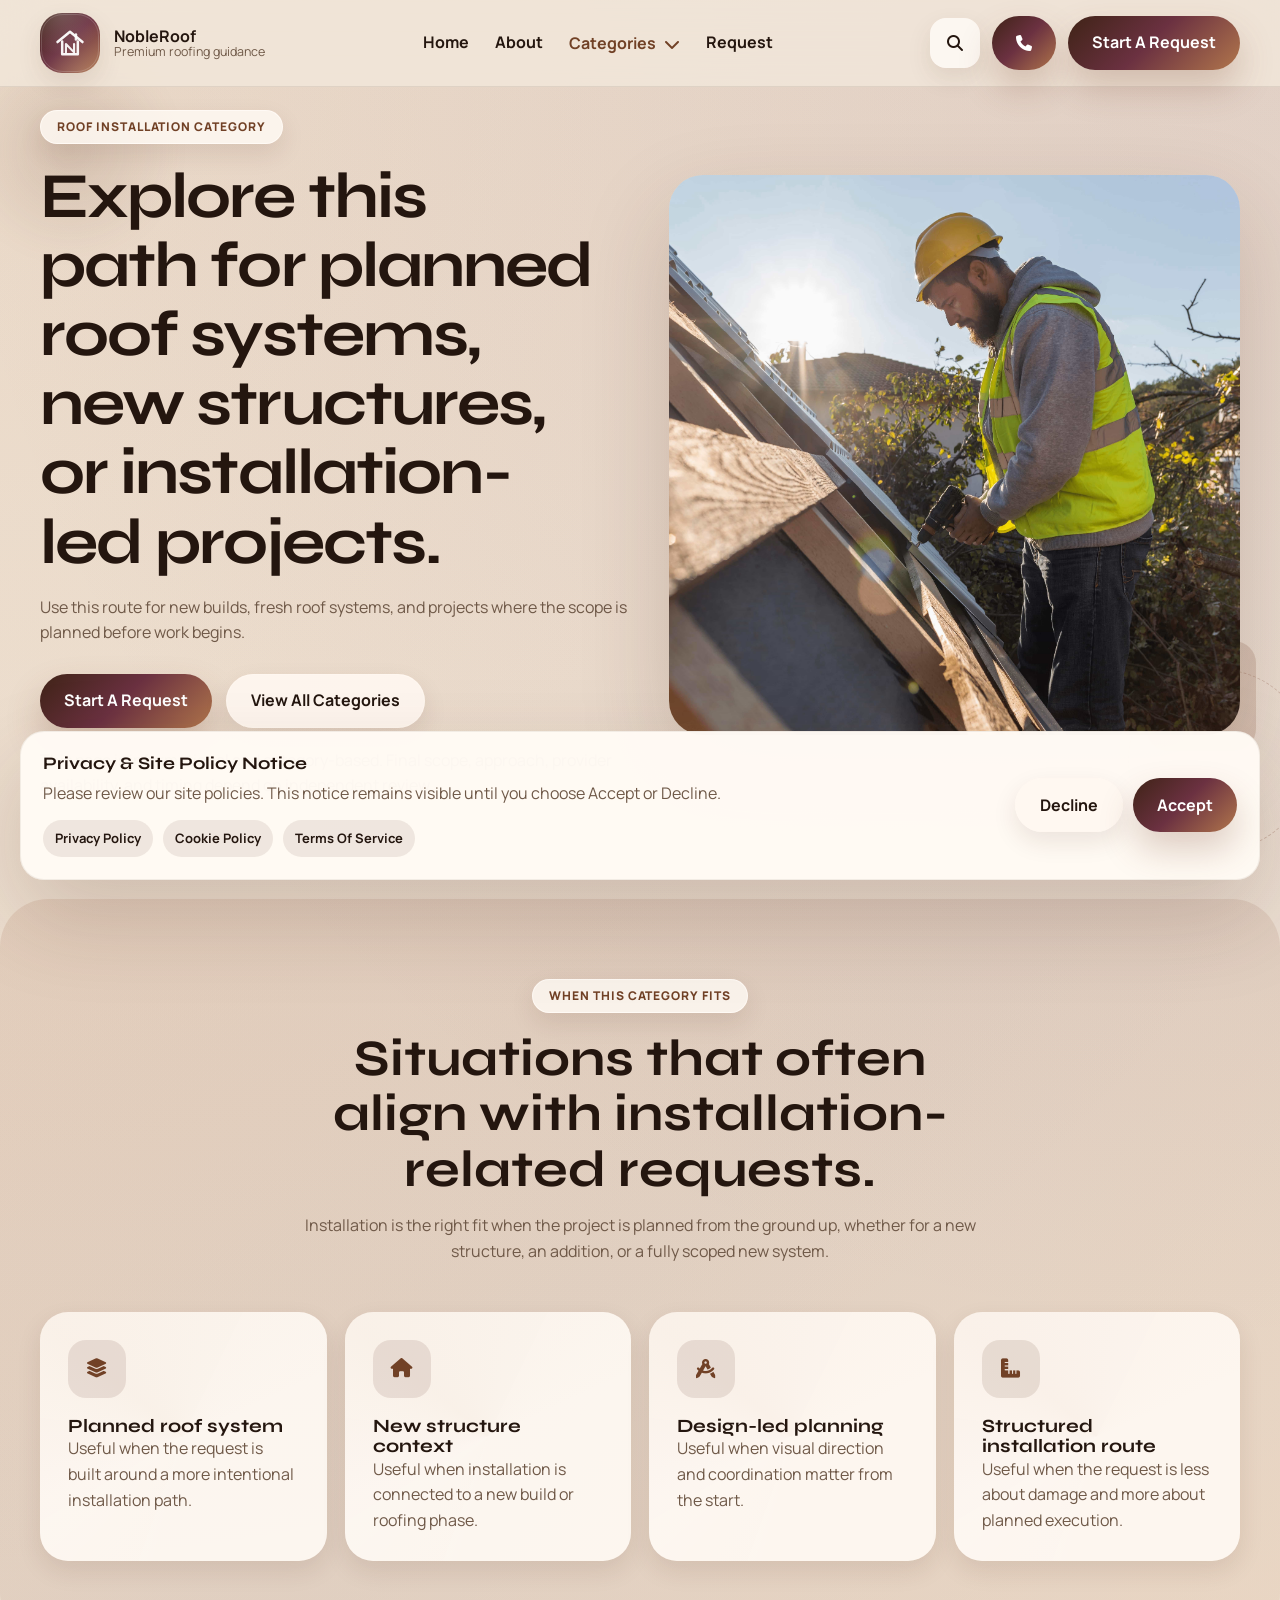
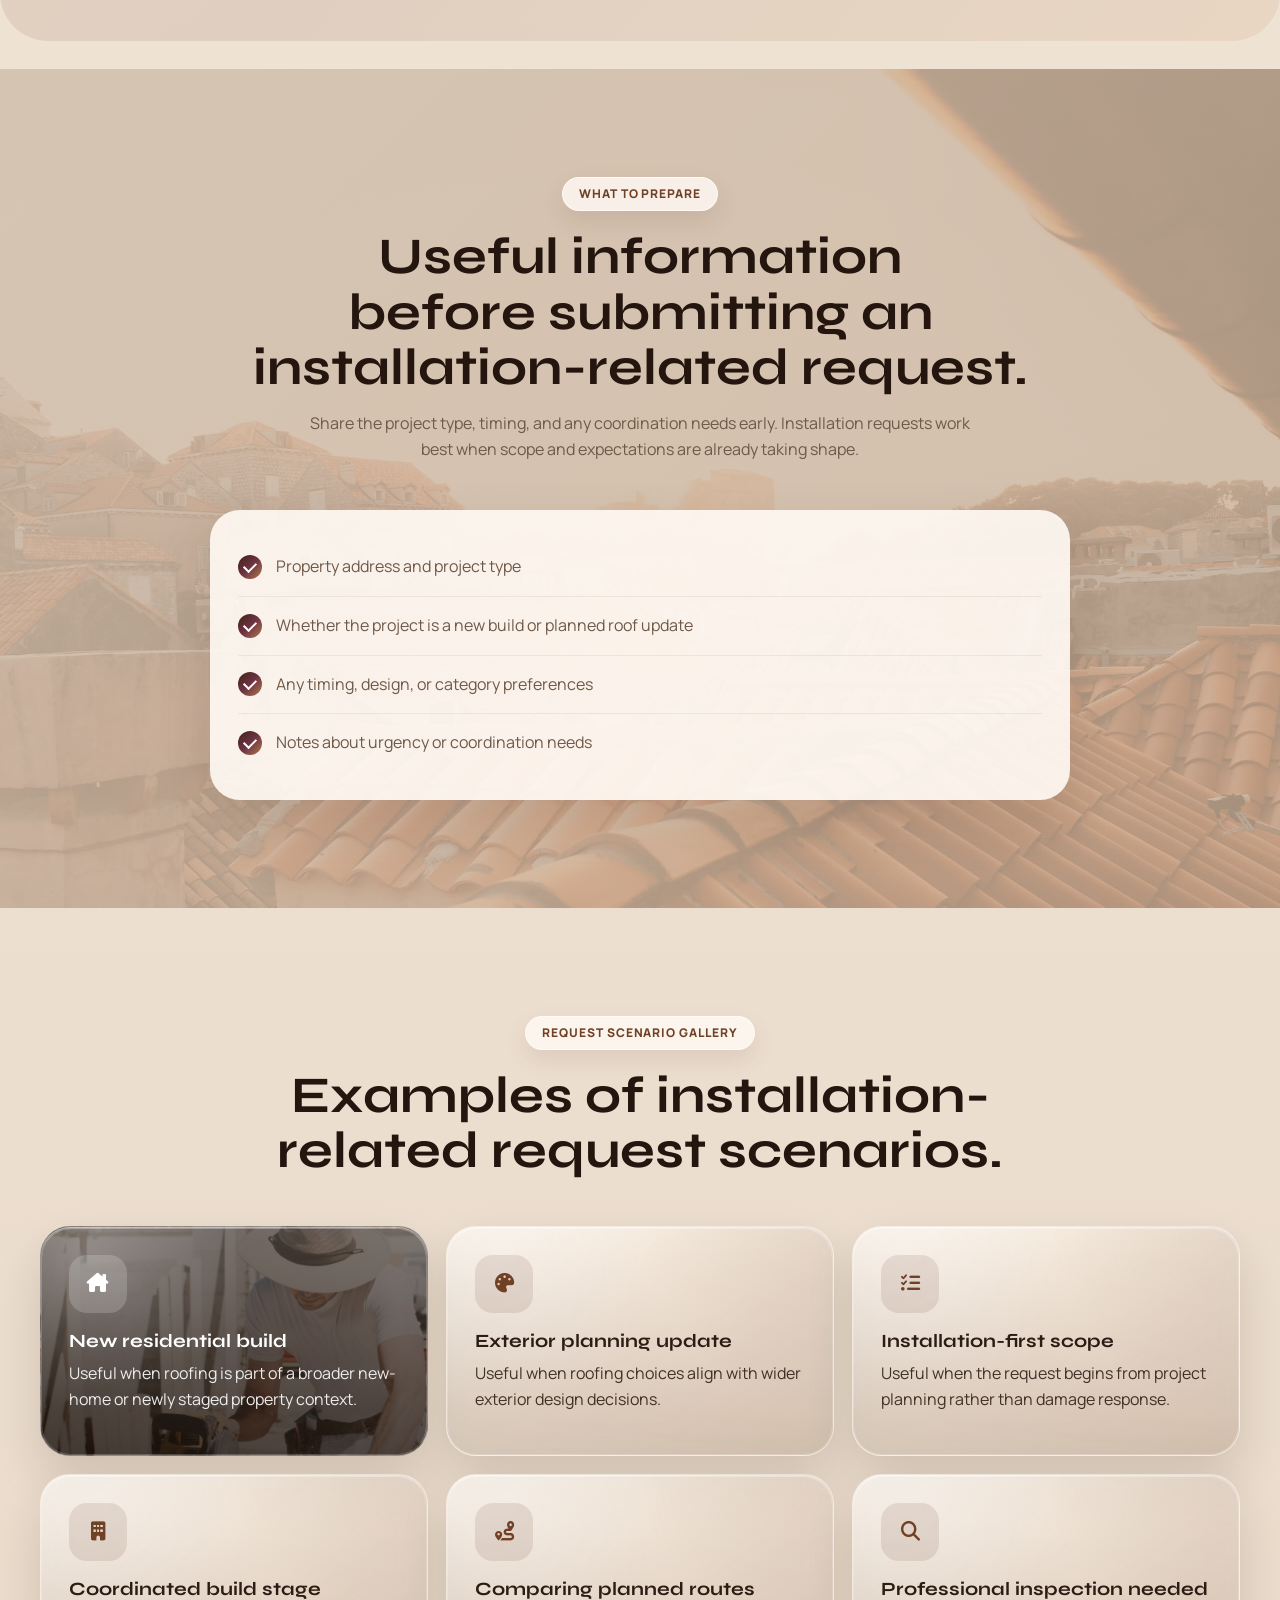
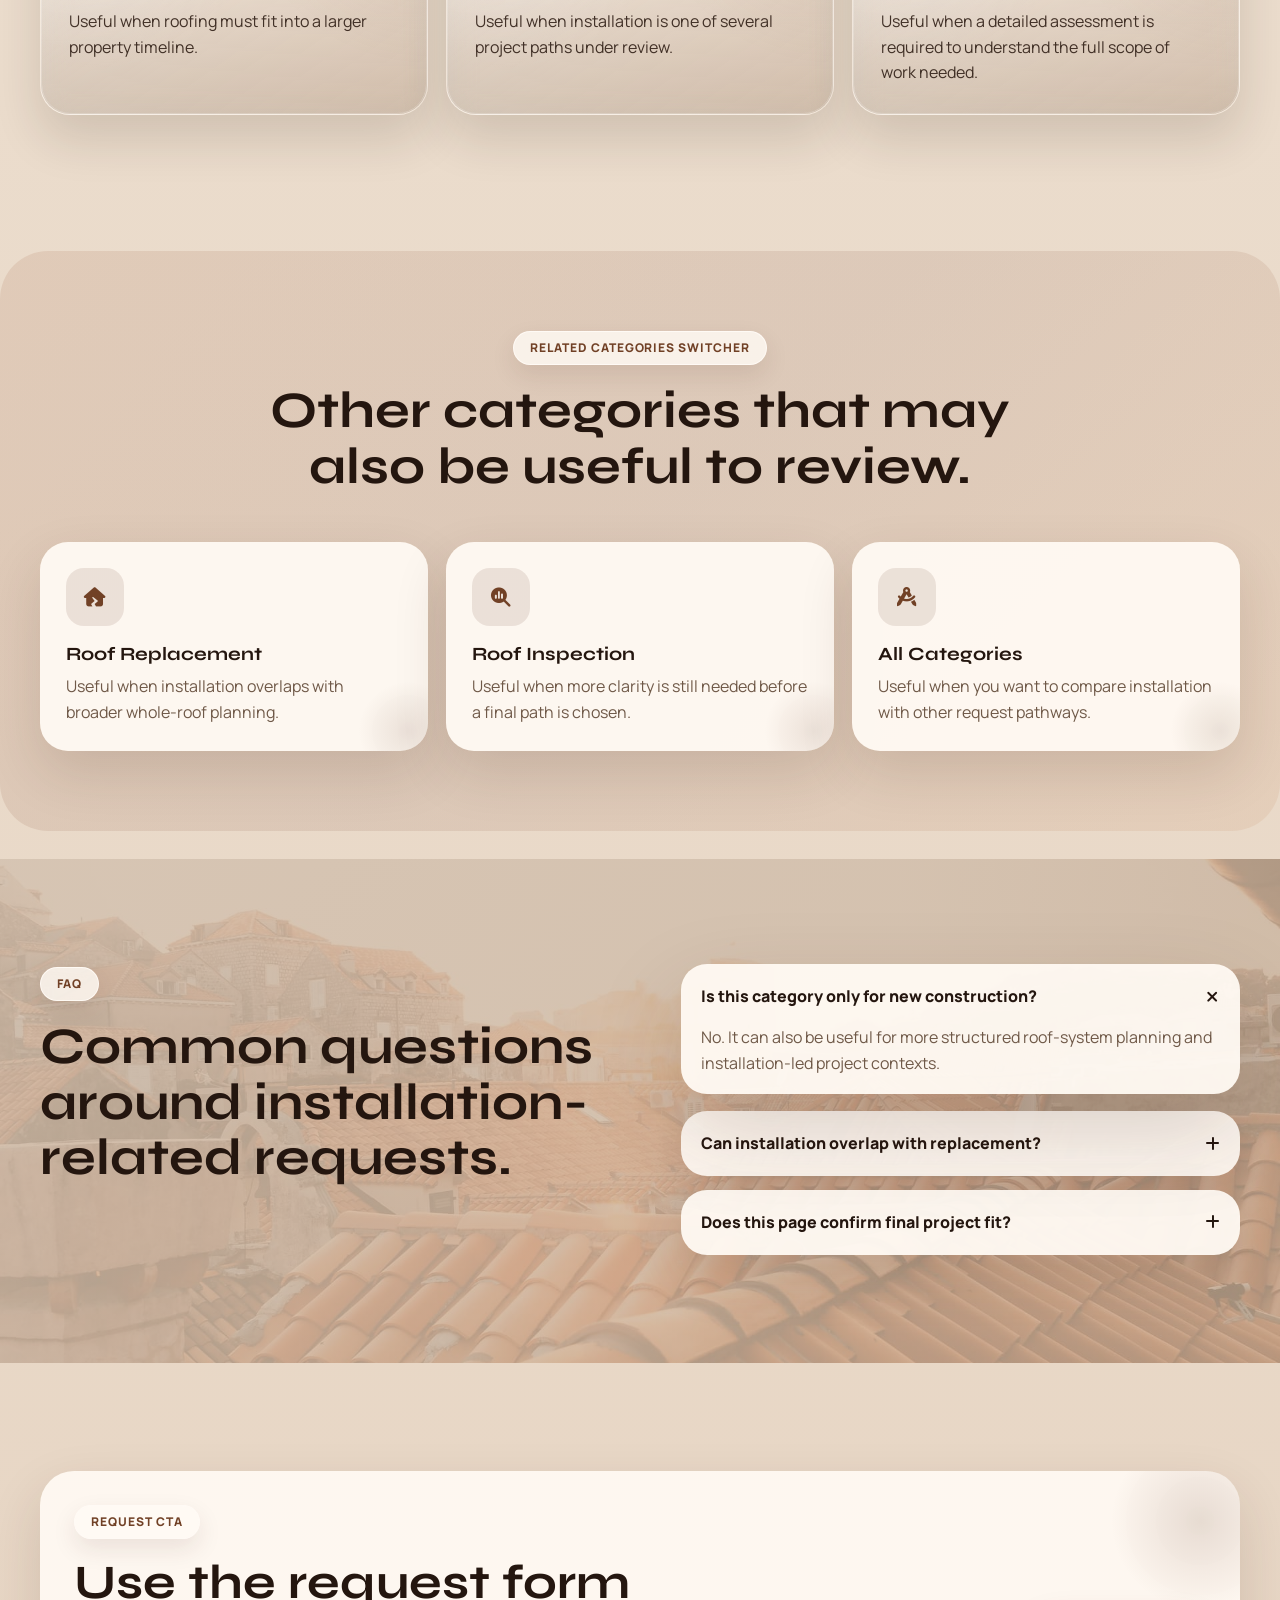
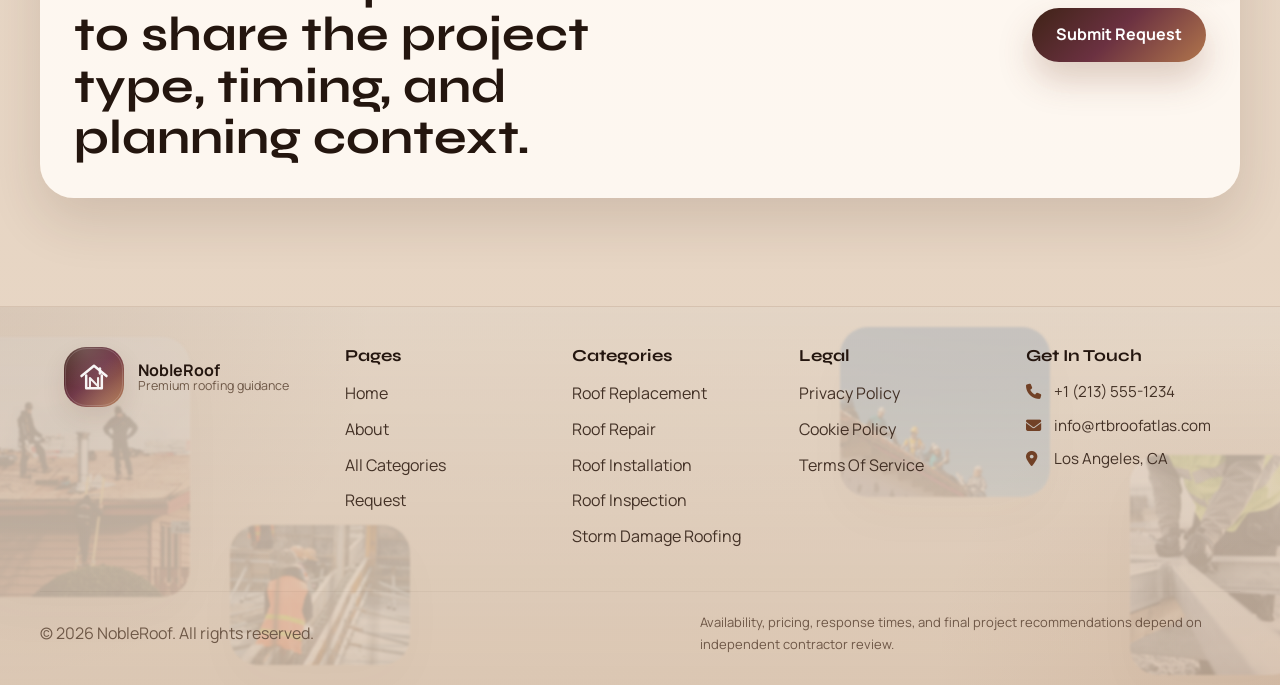
<file: roof-installation.html>
<!DOCTYPE html>
<html lang="en">

<head>
    <meta charset="UTF-8" />
    <meta name="viewport" content="width=device-width, initial-scale=1.0" />
    <title>Roof Installation | NobleRoof</title>
    <meta name="description"
        content="Explore the roof installation request category on NobleRoof. Review when this path may apply, what to prepare, related categories, and next-step request options." />

    <link rel="icon" href="favicon.ico" sizes="any" />
    <link rel="icon" type="image/svg+xml" href="assets/images/global/favicon.svg" />
    <link rel="icon" type="image/png" sizes="32x32" href="assets/images/global/favicon-32x32.png" />
    <link rel="icon" type="image/png" sizes="16x16" href="assets/images/global/favicon-16x16.png" />
    <link rel="apple-touch-icon" sizes="180x180" href="assets/images/global/apple-touch-icon.png" />
    <link rel="manifest" href="assets/images/global/site.webmanifest" />
    <meta name="theme-color" content="#3F2316" />
    <link rel="preconnect" href="https://fonts.googleapis.com" />
    <link rel="preconnect" href="https://fonts.gstatic.com" crossorigin />
    <link
        href="https://fonts.googleapis.com/css2?family=Manrope:wght@400;500;600;700;800&family=Syne:wght@500;600;700;800&display=swap"
        rel="stylesheet" />
    <link rel="stylesheet" href="https://cdnjs.cloudflare.com/ajax/libs/font-awesome/6.5.2/css/all.min.css" />
    <link rel="stylesheet" href="https://unpkg.com/aos@2.3.1/dist/aos.css" />

    <link rel="stylesheet" href="assets/css/base.css" />
    <link rel="stylesheet" href="assets/css/global.css" />
    <link rel="stylesheet" href="assets/css/roof-installation.css" />
</head>

<body>
    <div class="site-progress"></div>
    <header class="site-header">
        <div class="container header-inner">
            <a href="index.html" class="logo"><span class="logo-mark"><img class="logo-mark__img" src="assets/images/global/logo-mark.svg" alt="" aria-hidden="true" /></span><span
                    class="logo-text"><strong>NobleRoof</strong><span>Premium roofing guidance</span></span></a>
            <nav class="desktop-nav">
                <a href="index.html" class="nav-link">Home</a>
                <a href="about.html" class="nav-link">About</a>
                <div class="nav-dropdown">
                    <button class="nav-link nav-dropdown-toggle active" type="button">Categories <i
                            class="fa-solid fa-chevron-down"></i></button>
                    <div class="nav-dropdown-menu">
                        <a href="services.html">All Categories</a>
                        <a href="roof-replacement.html">Roof Replacement</a>
                        <a href="roof-repair.html">Roof Repair</a>
                        <a href="roof-installation.html">Roof Installation</a>
                        <a href="roof-inspection.html">Roof Inspection</a>
                        <a href="storm-damage-roofing.html">Storm Damage Roofing</a>
                    </div>
                </div>
                <a href="contact.html" class="nav-link">Request</a>
            </nav>
            <div class="header-actions">
                <button class="search-toggle" type="button" aria-label="Open search"><i
                        class="fa-solid fa-magnifying-glass"></i></button>
                <a href="tel:+12135551234" class="btn btn-primary" type="button" aria-label="Call now"
                    title="Call Now"><i class="fa-solid fa-phone"></i></a>
                <a href="contact.html" class="btn btn-primary header-btn magnetic-btn">Start A Request</a>
                <button class="mobile-toggle" type="button"
                    aria-label="Open menu"><span></span><span></span><span></span></button>
            </div>
        </div>
    </header>

    <div class="mobile-menu">
        <div class="container mobile-menu-inner">
            <a href="index.html"><i class="fa-solid fa-home"></i> Home</a>
            <a href="about.html"><i class="fa-solid fa-circle-info"></i> About</a>
            <a href="services.html"><i class="fa-solid fa-compass-drafting"></i> All Categories</a>
            <a href="roof-replacement.html"><i class="fa-solid fa-house-crack"></i> Roof Replacement</a>
            <a href="roof-repair.html"><i class="fa-solid fa-droplet"></i> Roof Repair</a>
            <a href="roof-installation.html"><i class="fa-solid fa-layer-group"></i> Roof Installation</a>
            <a href="roof-inspection.html"><i class="fa-solid fa-magnifying-glass-chart"></i> Roof Inspection</a>
            <a href="storm-damage-roofing.html"><i class="fa-solid fa-cloud-bolt"></i> Storm Damage Roofing</a>
            <a href="contact.html#request-form"><i class="fa-solid fa-envelope"></i> Request</a>

            <div class="mobile-menu-footer">
                <div class="mobile-menu-contact">
                    <a href="tel:+12135551234"><i class="fa-solid fa-phone"></i> +1 (213) 555-1234</a>
                    <a href="mailto:info@rtbroofatlas.com"><i class="fa-solid fa-envelope"></i>
                        info@rtbroofatlas.com</a>
                    <p><i class="fa-solid fa-map-marker-alt"></i> Los Angeles, CA</p>
                </div>
            </div>
        </div>
    </div>

    <!-- Mobile floating call button -->
    <a href="tel:+12135551234" class="mobile-call-btn" aria-label="Call now" title="Call Now">
        <i class="fa-solid fa-phone"></i>
    </a>

    <main>
        <section class="service-hero section-padding parallax-section">
            <div class="container service-hero__grid">
                <div class="service-hero__content" data-aos="fade-up">
                    <span class="eyebrow">Roof Installation Category</span>
                    <h1>Explore this path for planned roof systems, new structures, or installation-led projects.</h1>
                    <p>
                        Use this route for new builds, fresh roof systems, and projects where the scope is planned
                        before work begins.
                    </p>
                    <div class="hero-actions">
                        <a href="contact.html" class="btn btn-primary magnetic-btn">Start A Request</a>
                        <a href="services.html" class="btn btn-secondary magnetic-btn">View All Categories</a>
                    </div>
                    <div>
                        <p>
                            This page is informational and category-based. Final scope, approach,
                            provider availability, and timing depend on independent review.
                        </p>
                    </div>
                </div>
                <div class="service-hero__visual" data-aos="fade-left">
                    <img src="assets/images/roof-installation/hero.jpg" alt="Warm editorial roof installation visual" />
                </div>
            </div>
        </section>

        <section class="section-padding section-soft-bg">
            <div class="container">
                <div class="section-head" data-aos="fade-up">
                    <span class="eyebrow">When This Category Fits</span>
                    <h2>Situations that often align with installation-related requests.</h2>
                    <p>Installation is the right fit when the project is planned from the ground up, whether for a new
                        structure, an addition, or a fully scoped new system.</p>
                </div>
                <div class="cards-4">
                    <article class="info-card" data-aos="fade-up"><i class="fa-solid fa-layer-group"></i>
                        <h3>Planned roof system</h3>
                        <p>Useful when the request is built around a more intentional installation path.</p>
                    </article>
                    <article class="info-card" data-aos="fade-up" data-aos-delay="80"><i class="fa-solid fa-house"></i>
                        <h3>New structure context</h3>
                        <p>Useful when installation is connected to a new build or roofing phase.</p>
                    </article>
                    <article class="info-card" data-aos="fade-up" data-aos-delay="160"><i
                            class="fa-solid fa-compass-drafting"></i>
                        <h3>Design-led planning</h3>
                        <p>Useful when visual direction and coordination matter from the start.</p>
                    </article>
                    <article class="info-card" data-aos="fade-up" data-aos-delay="240"><i
                            class="fa-solid fa-ruler-combined"></i>
                        <h3>Structured installation route</h3>
                        <p>Useful when the request is less about damage and more about planned execution.</p>
                    </article>
                </div>
            </div>
        </section>

        <section class="section-padding section-bg-image parallax-section">
            <div class="container">
                <div class="section-head" data-aos="fade-up">
                    <span class="eyebrow">What To Prepare</span>
                    <h2>Useful information before submitting an installation-related request.</h2>
                    <p>Share the project type, timing, and any coordination needs early. Installation requests work
                        best when scope and expectations are already taking shape.</p>
                </div>
                <div class="checklist-box" data-aos="fade-up">
                    <div class="checklist-item"><span></span>
                        <p>Property address and project type</p>
                    </div>
                    <div class="checklist-item"><span></span>
                        <p>Whether the project is a new build or planned roof update</p>
                    </div>
                    <div class="checklist-item"><span></span>
                        <p>Any timing, design, or category preferences</p>
                    </div>
                    <div class="checklist-item"><span></span>
                        <p>Notes about urgency or coordination needs</p>
                    </div>
                </div>
            </div>
        </section>

        <section class="section-padding">
            <div class="container">
                <div class="section-head" data-aos="fade-up">
                    <span class="eyebrow">Request Scenario Gallery</span>
                    <h2>Examples of installation-related request scenarios.</h2>
                </div>
                <div class="scenario-gallery">
                    <article class="scenario-card scenario-card--large" data-aos="fade-up"><i
                            class="fa-solid fa-house-chimney"></i>
                        <h3>New residential build</h3>
                        <p>Useful when roofing is part of a broader new-home or newly staged property context.</p>
                    </article>
                    <article class="scenario-card" data-aos="fade-up" data-aos-delay="80"><i
                            class="fa-solid fa-palette"></i>
                        <h3>Exterior planning update</h3>
                        <p>Useful when roofing choices align with wider exterior design decisions.</p>
                    </article>
                    <article class="scenario-card" data-aos="fade-up" data-aos-delay="140"><i
                            class="fa-solid fa-list-check"></i>
                        <h3>Installation-first scope</h3>
                        <p>Useful when the request begins from project planning rather than damage response.</p>
                    </article>
                    <article class="scenario-card" data-aos="fade-up" data-aos-delay="200"><i
                            class="fa-solid fa-building"></i>
                        <h3>Coordinated build stage</h3>
                        <p>Useful when roofing must fit into a larger property timeline.</p>
                    </article>
                    <article class="scenario-card" data-aos="fade-up" data-aos-delay="260"><i
                            class="fa-solid fa-route"></i>
                        <h3>Comparing planned routes</h3>
                        <p>Useful when installation is one of several project paths under review.</p>
                    </article>
                    <article class="scenario-card" data-aos="fade-up" data-aos-delay="320"><i
                            class="fa-solid fa-magnifying-glass"></i>
                        <h3>Professional inspection needed</h3>
                        <p>Useful when a detailed assessment is required to understand the full scope of work needed.
                        </p>
                    </article>
                </div>
            </div>
        </section>

        <section class="section-padding section-soft-bg">
            <div class="container">
                <div class="section-head" data-aos="fade-up">
                    <span class="eyebrow">Related Categories Switcher</span>
                    <h2>Other categories that may also be useful to review.</h2>
                </div>
                <div class="switcher-grid">
                    <a href="roof-replacement.html" class="switcher-card" data-aos="fade-up"><i
                            class="fa-solid fa-house-crack"></i>
                        <h3>Roof Replacement</h3>
                        <p>Useful when installation overlaps with broader whole-roof planning.</p>
                    </a>
                    <a href="roof-inspection.html" class="switcher-card" data-aos="fade-up" data-aos-delay="80"><i
                            class="fa-solid fa-magnifying-glass-chart"></i>
                        <h3>Roof Inspection</h3>
                        <p>Useful when more clarity is still needed before a final path is chosen.</p>
                    </a>
                    <a href="services.html" class="switcher-card" data-aos="fade-up" data-aos-delay="160"><i
                            class="fa-solid fa-compass-drafting"></i>
                        <h3>All Categories</h3>
                        <p>Useful when you want to compare installation with other request pathways.</p>
                    </a>
                </div>
            </div>
        </section>

        <section class="faq section-padding section-bg-image">
            <div class="container section-grid faq-grid">
                <div class="section-copy" data-aos="fade-right">
                    <span class="eyebrow">FAQ</span>
                    <h2>Common questions around installation-related requests.</h2>
                </div>
                <div class="faq-list" data-aos="fade-left">
                    <div class="faq-item active">
                        <button class="faq-question" type="button">Is this category only for new construction?<i
                                class="fa-solid fa-plus"></i></button>
                        <div class="faq-answer">
                            <p>No. It can also be useful for more structured roof-system planning and installation-led
                                project contexts.</p>
                        </div>
                    </div>
                    <div class="faq-item">
                        <button class="faq-question" type="button">Can installation overlap with replacement?<i
                                class="fa-solid fa-plus"></i></button>
                        <div class="faq-answer">
                            <p>Yes. Depending on the request, replacement and installation planning can overlap
                                conceptually.</p>
                        </div>
                    </div>
                    <div class="faq-item">
                        <button class="faq-question" type="button">Does this page confirm final project fit?<i
                                class="fa-solid fa-plus"></i></button>
                        <div class="faq-answer">
                            <p>No. This page helps organize the category, but final fit depends on later provider-side
                                review.</p>
                        </div>
                    </div>
                </div>
            </div>
        </section>

        <section class="service-cta section-padding">
            <div class="container cta-box" data-aos="fade-up">
                <div>
                    <span class="eyebrow">Request CTA</span>
                    <h2>Use the request form to share the project type, timing, and planning context.</h2>
                </div>
                <a href="contact.html" class="btn btn-primary magnetic-btn">Submit Request</a>
            </div>
        </section>
    </main>

    <footer class="site-footer">
        <div class="container footer-grid">
            <div class="footer-section footer-brand">
                <a href="index.html" class="logo footer-logo">
                    <span class="logo-mark"><img class="logo-mark__img" src="assets/images/global/logo-mark.svg" alt="" aria-hidden="true" /></span>
                    <span class="logo-text">
                        <strong>NobleRoof</strong>
                        <span>Premium roofing guidance</span>
                    </span>
	                </a>
	            </div>

            <div class="footer-section">
                <h4>Pages</h4>
                <ul>
                    <li><a href="index.html">Home</a></li>
                    <li><a href="about.html">About</a></li>
                    <li><a href="services.html">All Categories</a></li>
                    <li><a href="contact.html">Request</a></li>
                </ul>
            </div>

            <div class="footer-section">
                <h4>Categories</h4>
                <ul>
                    <li><a href="roof-replacement.html">Roof Replacement</a></li>
                    <li><a href="roof-repair.html">Roof Repair</a></li>
                    <li><a href="roof-installation.html">Roof Installation</a></li>
                    <li><a href="roof-inspection.html">Roof Inspection</a></li>
                    <li><a href="storm-damage-roofing.html">Storm Damage Roofing</a></li>
                </ul>
            </div>

            <div class="footer-section">
                <h4>Legal</h4>
                <ul>
                    <li><a href="privacy-policy.html">Privacy Policy</a></li>
                    <li><a href="cookie-policy.html">Cookie Policy</a></li>
                    <li><a href="terms-of-service.html">Terms Of Service</a></li>
                </ul>
            </div>

            <div class="footer-section footer-contact">
                <h4>Get In Touch</h4>
                <div class="footer-contact-info">
                    <a href="tel:+12135551234" class="contact-link">
                        <i class="fa-solid fa-phone"></i>
                        <span>+1 (213) 555-1234</span>
                    </a>
                    <a href="mailto:info@rtbroofatlas.com" class="contact-link">
                        <i class="fa-solid fa-envelope"></i>
                        <span>info@rtbroofatlas.com</span>
                    </a>
                    <div class="contact-link">
                        <i class="fa-solid fa-map-marker-alt"></i>
                        <span>Los Angeles, CA</span>
                    </div>
                </div>
            </div>
        </div>

        <div class="container footer-bottom">
            <p>© 2026 NobleRoof. All rights reserved.</p>
            <p class="footer-meta-note">Availability, pricing, response times, and final project recommendations depend on independent contractor review.</p>
        </div>
        <div class="footer-floating-bg">
            <div class="footer-floating-bg__img footer-floating-bg__img--one">
                <img src="assets/images/home/hero-main.jpg" alt="Roof background visual" />
            </div>
            <div class="footer-floating-bg__img footer-floating-bg__img--two">
                <img src="assets/images/roof-repair/service-main.jpg" alt="Roof background visual" />
            </div>
            <div class="footer-floating-bg__img footer-floating-bg__img--three">
                <img src="assets/images/roof-inspection/service-main.jpg" alt="Roof background visual" />
            </div>
            <div class="footer-floating-bg__img footer-floating-bg__img--four">
                <img src="assets/images/storm-damage-roofing/service-main.jpg" alt="Roof background visual" />
            </div>
        </div>
    </footer>

    <div class="cookie-banner" id="cookieBanner">
        <div class="cookie-banner__inner">
            <div class="cookie-banner__text">
                <h4>Privacy & Site Policy Notice</h4>
                <p>Please review our site policies. This notice remains visible until you choose Accept or Decline.</p>
                <div class="cookie-links"><a href="privacy-policy.html">Privacy Policy</a><a
                        href="cookie-policy.html">Cookie Policy</a><a href="terms-of-service.html">Terms Of Service</a>
                </div>
            </div>
            <div class="cookie-banner__actions"><button class="btn btn-secondary" id="declineCookies"
                    type="button">Decline</button><button class="btn btn-primary" id="acceptCookies"
                    type="button">Accept</button></div>
        </div>
    </div>


    <script src="https://unpkg.com/aos@2.3.1/dist/aos.js"></script>
    <script src="assets/js/main.js"></script>
</body>

</html>
</file>
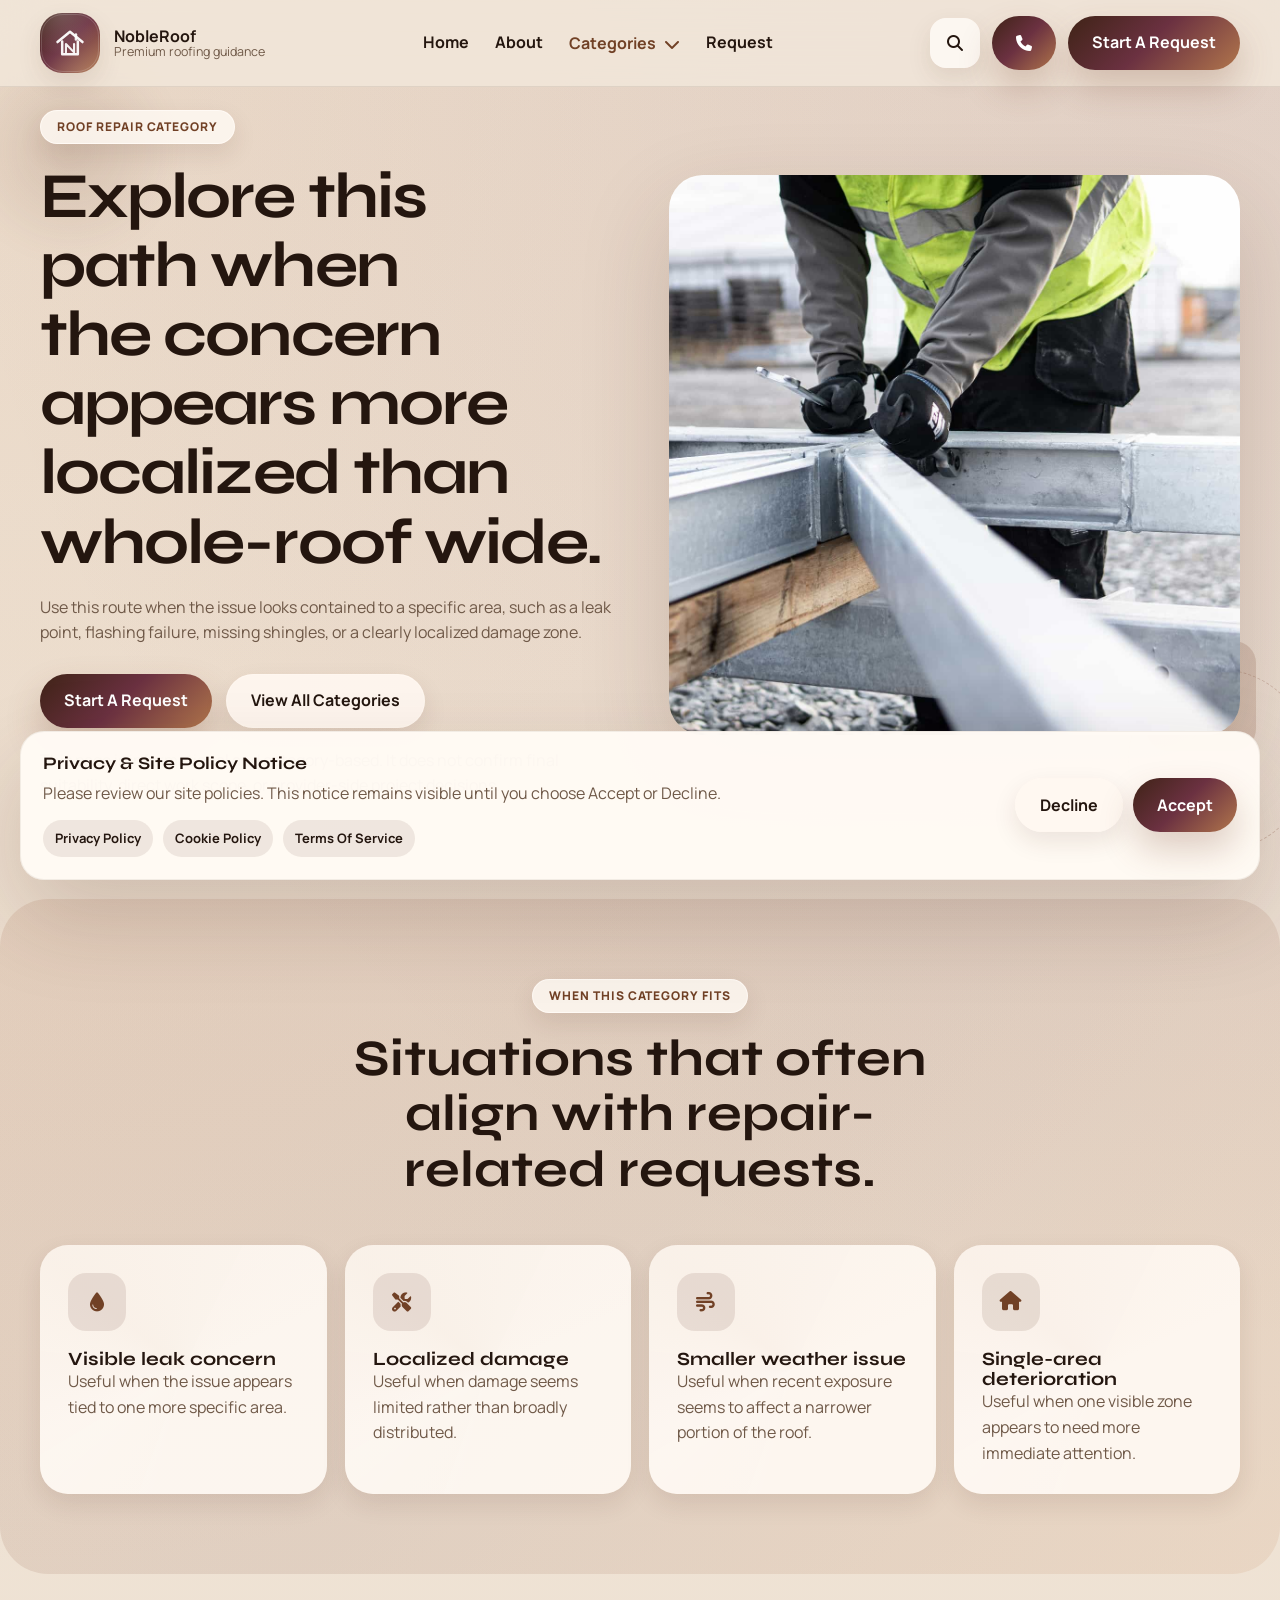
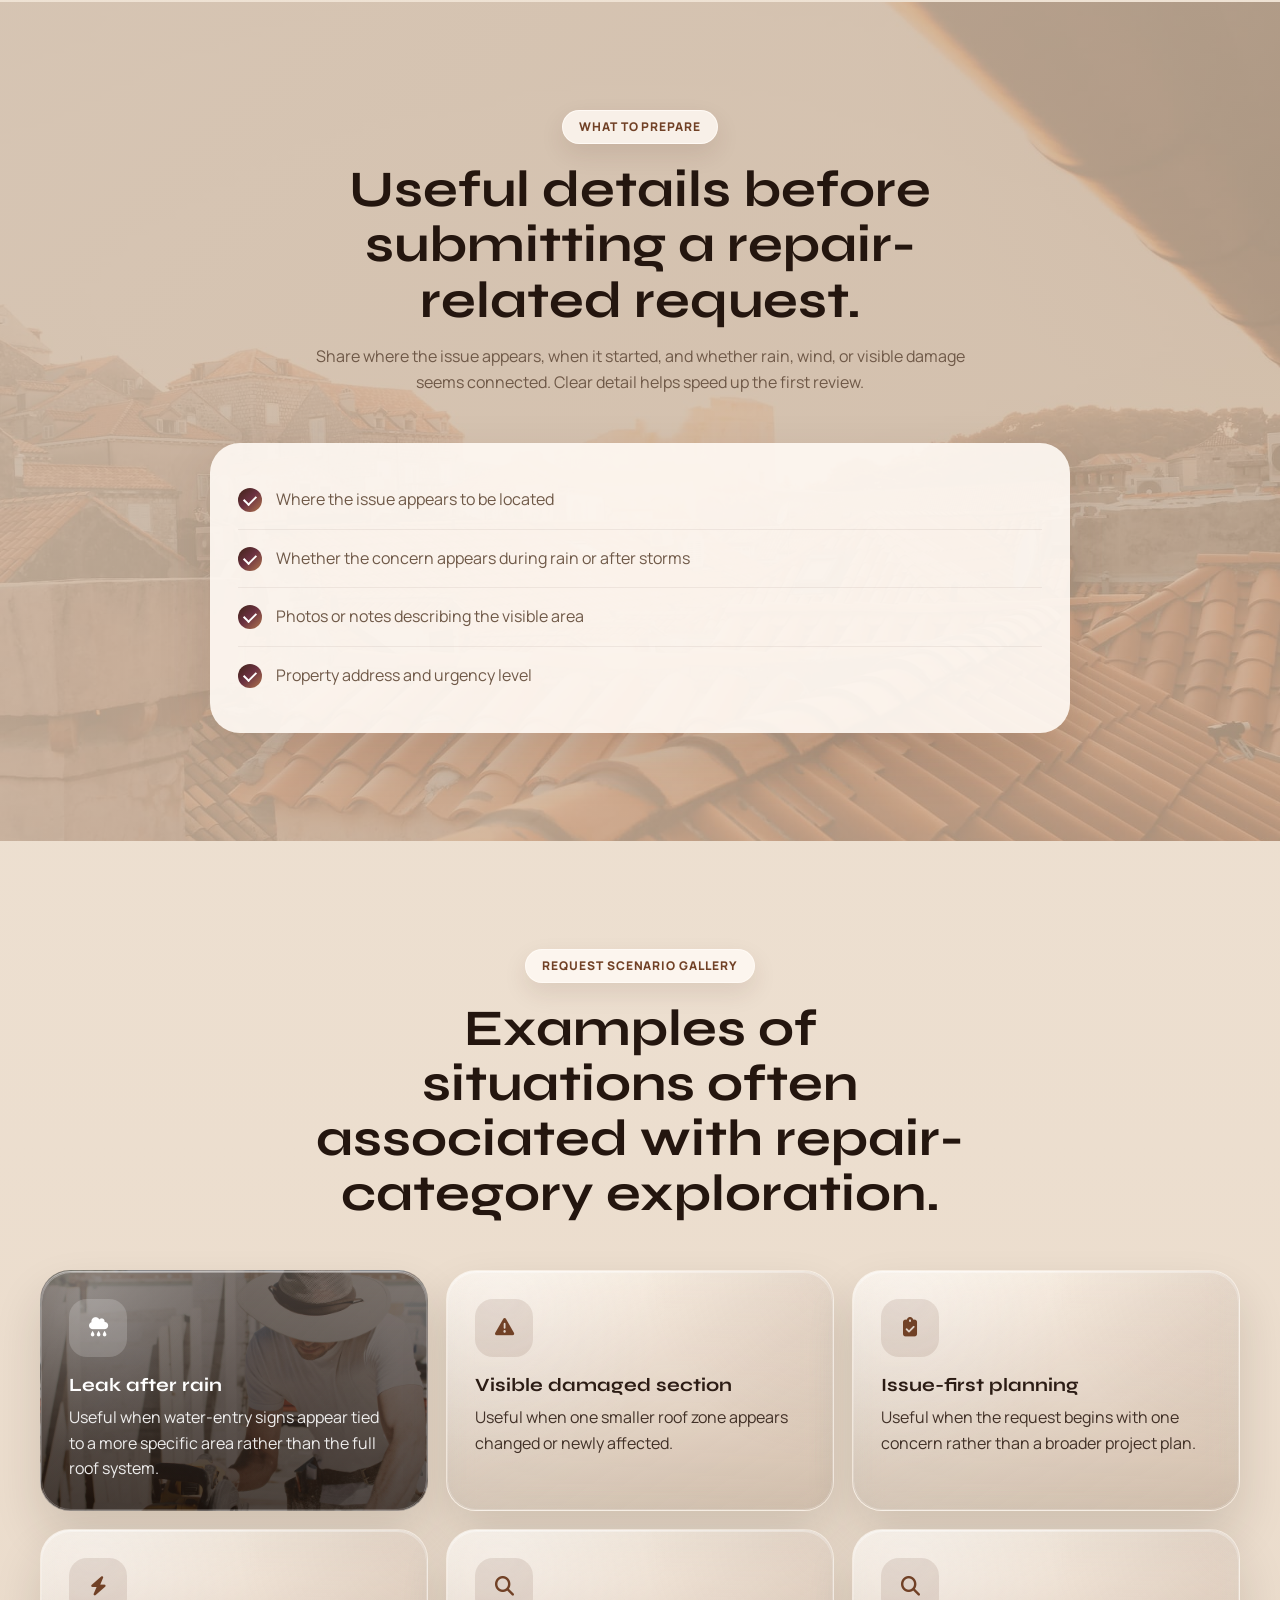
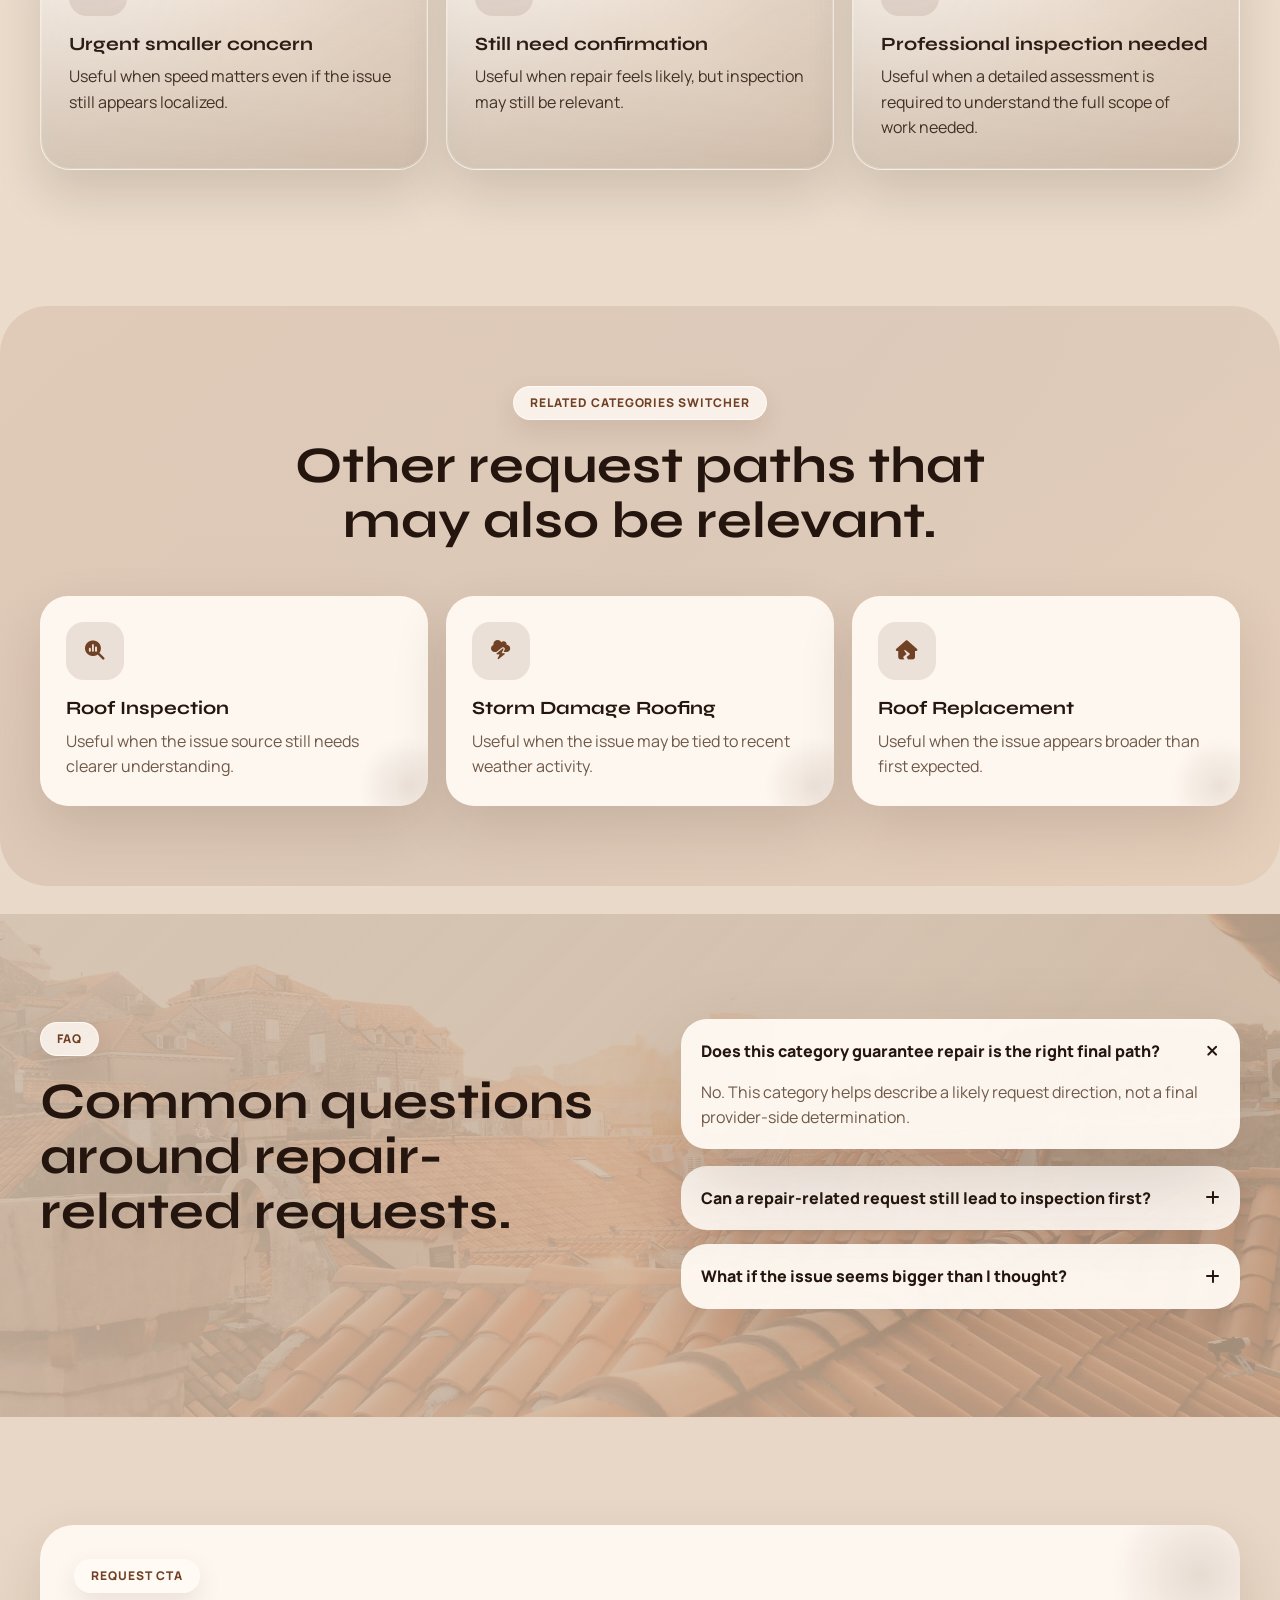
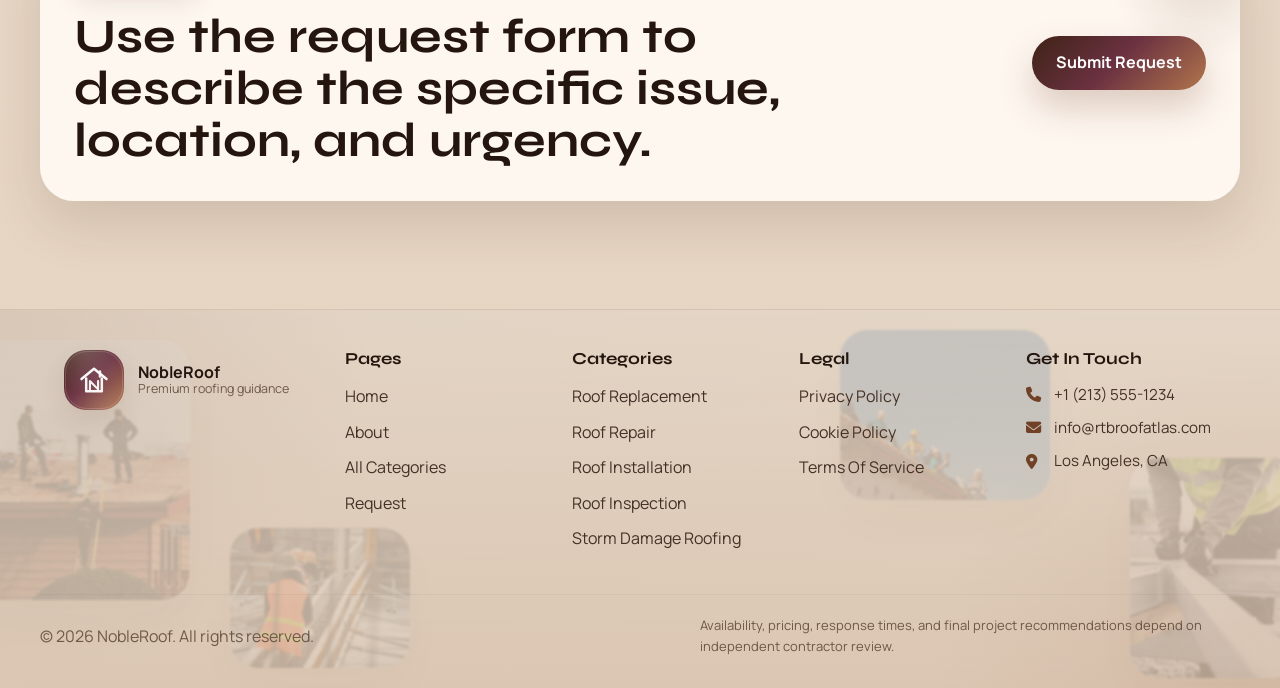
<file: roof-repair.html>
<!DOCTYPE html>
<html lang="en">

<head>
    <meta charset="UTF-8" />
    <meta name="viewport" content="width=device-width, initial-scale=1.0" />
    <title>Roof Repair | NobleRoof</title>
    <meta name="description"
        content="Explore the roof repair request category on NobleRoof. Review when this path may fit, what to prepare, related categories, and next-step request options." />

    <link rel="icon" href="favicon.ico" sizes="any" />
    <link rel="icon" type="image/svg+xml" href="assets/images/global/favicon.svg" />
    <link rel="icon" type="image/png" sizes="32x32" href="assets/images/global/favicon-32x32.png" />
    <link rel="icon" type="image/png" sizes="16x16" href="assets/images/global/favicon-16x16.png" />
    <link rel="apple-touch-icon" sizes="180x180" href="assets/images/global/apple-touch-icon.png" />
    <link rel="manifest" href="assets/images/global/site.webmanifest" />
    <meta name="theme-color" content="#3F2316" />
    <link rel="preconnect" href="https://fonts.googleapis.com" />
    <link rel="preconnect" href="https://fonts.gstatic.com" crossorigin />
    <link
        href="https://fonts.googleapis.com/css2?family=Manrope:wght@400;500;600;700;800&family=Syne:wght@500;600;700;800&display=swap"
        rel="stylesheet" />
    <link rel="stylesheet" href="https://cdnjs.cloudflare.com/ajax/libs/font-awesome/6.5.2/css/all.min.css" />
    <link rel="stylesheet" href="https://unpkg.com/aos@2.3.1/dist/aos.css" />

    <link rel="stylesheet" href="assets/css/base.css" />
    <link rel="stylesheet" href="assets/css/global.css" />
    <link rel="stylesheet" href="assets/css/roof-repair.css" />
</head>

<body>
    <div class="site-progress"></div>
    <header class="site-header">
        <div class="container header-inner">
            <a href="index.html" class="logo">
                <span class="logo-mark"><img class="logo-mark__img" src="assets/images/global/logo-mark.svg" alt="" aria-hidden="true" /></span>
                <span class="logo-text"><strong>NobleRoof</strong><span>Premium roofing guidance</span></span>
            </a>
            <nav class="desktop-nav">
                <a href="index.html" class="nav-link">Home</a>
                <a href="about.html" class="nav-link">About</a>
                <div class="nav-dropdown">
                    <button class="nav-link nav-dropdown-toggle active" type="button">Categories <i
                            class="fa-solid fa-chevron-down"></i></button>
                    <div class="nav-dropdown-menu">
                        <a href="services.html">All Categories</a>
                        <a href="roof-replacement.html">Roof Replacement</a>
                        <a href="roof-repair.html">Roof Repair</a>
                        <a href="roof-installation.html">Roof Installation</a>
                        <a href="roof-inspection.html">Roof Inspection</a>
                        <a href="storm-damage-roofing.html">Storm Damage Roofing</a>
                    </div>
                </div>
                <a href="contact.html" class="nav-link">Request</a>
            </nav>
            <div class="header-actions">
                <button class="search-toggle" type="button" aria-label="Open search"><i
                        class="fa-solid fa-magnifying-glass"></i></button>
                <a href="tel:+12135551234" class="btn btn-primary" type="button" aria-label="Call now"
                    title="Call Now"><i class="fa-solid fa-phone"></i></a>
                <a href="contact.html" class="btn btn-primary header-btn magnetic-btn">Start A Request</a>
                <button class="mobile-toggle" type="button"
                    aria-label="Open menu"><span></span><span></span><span></span></button>
            </div>
        </div>
    </header>

    <div class="mobile-menu">
        <div class="container mobile-menu-inner">
            <a href="index.html"><i class="fa-solid fa-home"></i> Home</a>
            <a href="about.html"><i class="fa-solid fa-circle-info"></i> About</a>
            <a href="services.html"><i class="fa-solid fa-compass-drafting"></i> All Categories</a>
            <a href="roof-replacement.html"><i class="fa-solid fa-house-crack"></i> Roof Replacement</a>
            <a href="roof-repair.html"><i class="fa-solid fa-droplet"></i> Roof Repair</a>
            <a href="roof-installation.html"><i class="fa-solid fa-layer-group"></i> Roof Installation</a>
            <a href="roof-inspection.html"><i class="fa-solid fa-magnifying-glass-chart"></i> Roof Inspection</a>
            <a href="storm-damage-roofing.html"><i class="fa-solid fa-cloud-bolt"></i> Storm Damage Roofing</a>
            <a href="contact.html#request-form"><i class="fa-solid fa-envelope"></i> Request</a>

            <div class="mobile-menu-footer">
                <div class="mobile-menu-contact">
                    <a href="tel:+12135551234"><i class="fa-solid fa-phone"></i> +1 (213) 555-1234</a>
                    <a href="mailto:info@rtbroofatlas.com"><i class="fa-solid fa-envelope"></i>
                        info@rtbroofatlas.com</a>
                    <p><i class="fa-solid fa-map-marker-alt"></i> Los Angeles, CA</p>
                </div>
            </div>
        </div>
    </div>

    <!-- Mobile floating call button -->
    <a href="tel:+12135551234" class="mobile-call-btn" aria-label="Call now" title="Call Now">
        <i class="fa-solid fa-phone"></i>
    </a>

    <main>
        <section class="service-hero section-padding parallax-section">
            <div class="container service-hero__grid">
                <div class="service-hero__content" data-aos="fade-up">
                    <span class="eyebrow">Roof Repair Category</span>
                    <h1>Explore this path when the concern appears more localized than whole-roof wide.</h1>
                    <p>
                        Use this route when the issue looks contained to a specific area, such as a leak point,
                        flashing failure, missing shingles, or a clearly localized damage zone.
                    </p>
                    <div class="hero-actions">
                        <a href="contact.html" class="btn btn-primary magnetic-btn">Start A Request</a>
                        <a href="services.html" class="btn btn-secondary magnetic-btn">View All Categories</a>
                    </div>
                    <div>
                        <p>
                            This page is informational and category-based. It does not confirm final suitability,
                            direct work scope, or provider-side project decisions.
                        </p>
                    </div>
                </div>
                <div class="service-hero__visual" data-aos="fade-left">
                    <img src="assets/images/roof-repair/hero.jpg" alt="Warm editorial roof repair visual" />
                </div>
            </div>
        </section>

        <section class="section-padding section-soft-bg">
            <div class="container">
                <div class="section-head" data-aos="fade-up">
                    <span class="eyebrow">When This Category Fits</span>
                    <h2>Situations that often align with repair-related requests.</h2>
                </div>
                <div class="cards-4">
                    <article class="info-card" data-aos="fade-up"><i class="fa-solid fa-droplet"></i>
                        <h3>Visible leak concern</h3>
                        <p>Useful when the issue appears tied to one more specific area.</p>
                    </article>
                    <article class="info-card" data-aos="fade-up" data-aos-delay="80"><i
                            class="fa-solid fa-screwdriver-wrench"></i>
                        <h3>Localized damage</h3>
                        <p>Useful when damage seems limited rather than broadly distributed.</p>
                    </article>
                    <article class="info-card" data-aos="fade-up" data-aos-delay="160"><i class="fa-solid fa-wind"></i>
                        <h3>Smaller weather issue</h3>
                        <p>Useful when recent exposure seems to affect a narrower portion of the roof.</p>
                    </article>
                    <article class="info-card" data-aos="fade-up" data-aos-delay="240"><i class="fa-solid fa-house"></i>
                        <h3>Single-area deterioration</h3>
                        <p>Useful when one visible zone appears to need more immediate attention.</p>
                    </article>
                </div>
            </div>
        </section>

        <section class="section-padding section-bg-image parallax-section">
            <div class="container">
                <div class="section-head" data-aos="fade-up">
                    <span class="eyebrow">What To Prepare</span>
                    <h2>Useful details before submitting a repair-related request.</h2>
                    <p>Share where the issue appears, when it started, and whether rain, wind, or visible damage seems
                        connected. Clear detail helps speed up the first review.</p>
                </div>
                <div class="checklist-box" data-aos="fade-up">
                    <div class="checklist-item"><span></span>
                        <p>Where the issue appears to be located</p>
                    </div>
                    <div class="checklist-item"><span></span>
                        <p>Whether the concern appears during rain or after storms</p>
                    </div>
                    <div class="checklist-item"><span></span>
                        <p>Photos or notes describing the visible area</p>
                    </div>
                    <div class="checklist-item"><span></span>
                        <p>Property address and urgency level</p>
                    </div>
                </div>
            </div>
        </section>

        <section class="section-padding">
            <div class="container">
                <div class="section-head" data-aos="fade-up">
                    <span class="eyebrow">Request Scenario Gallery</span>
                    <h2>Examples of situations often associated with repair-category exploration.</h2>
                </div>
                <div class="scenario-gallery">
                    <article class="scenario-card scenario-card--large" data-aos="fade-up"><i
                            class="fa-solid fa-cloud-rain"></i>
                        <h3>Leak after rain</h3>
                        <p>Useful when water-entry signs appear tied to a more specific area rather than the full roof
                            system.</p>
                    </article>
                    <article class="scenario-card" data-aos="fade-up" data-aos-delay="80"><i
                            class="fa-solid fa-triangle-exclamation"></i>
                        <h3>Visible damaged section</h3>
                        <p>Useful when one smaller roof zone appears changed or newly affected.</p>
                    </article>
                    <article class="scenario-card" data-aos="fade-up" data-aos-delay="140"><i
                            class="fa-solid fa-clipboard-check"></i>
                        <h3>Issue-first planning</h3>
                        <p>Useful when the request begins with one concern rather than a broader project plan.</p>
                    </article>
                    <article class="scenario-card" data-aos="fade-up" data-aos-delay="200"><i
                            class="fa-solid fa-bolt"></i>
                        <h3>Urgent smaller concern</h3>
                        <p>Useful when speed matters even if the issue still appears localized.</p>
                    </article>
                    <article class="scenario-card" data-aos="fade-up" data-aos-delay="260"><i
                            class="fa-solid fa-search"></i>
                        <h3>Still need confirmation</h3>
                        <p>Useful when repair feels likely, but inspection may still be relevant.</p>
                    </article>
                    <article class="scenario-card" data-aos="fade-up" data-aos-delay="320"><i
                            class="fa-solid fa-magnifying-glass"></i>
                        <h3>Professional inspection needed</h3>
                        <p>Useful when a detailed assessment is required to understand the full scope of work needed.
                        </p>
                    </article>
                </div>
            </div>
        </section>

        <section class="section-padding section-soft-bg">
            <div class="container">
                <div class="section-head" data-aos="fade-up">
                    <span class="eyebrow">Related Categories Switcher</span>
                    <h2>Other request paths that may also be relevant.</h2>
                </div>
                <div class="switcher-grid">
                    <a href="roof-inspection.html" class="switcher-card" data-aos="fade-up"><i
                            class="fa-solid fa-magnifying-glass-chart"></i>
                        <h3>Roof Inspection</h3>
                        <p>Useful when the issue source still needs clearer understanding.</p>
                    </a>
                    <a href="storm-damage-roofing.html" class="switcher-card" data-aos="fade-up" data-aos-delay="80"><i
                            class="fa-solid fa-cloud-bolt"></i>
                        <h3>Storm Damage Roofing</h3>
                        <p>Useful when the issue may be tied to recent weather activity.</p>
                    </a>
                    <a href="roof-replacement.html" class="switcher-card" data-aos="fade-up" data-aos-delay="160"><i
                            class="fa-solid fa-house-crack"></i>
                        <h3>Roof Replacement</h3>
                        <p>Useful when the issue appears broader than first expected.</p>
                    </a>
                </div>
            </div>
        </section>

        <section class="faq section-padding section-bg-image">
            <div class="container section-grid faq-grid">
                <div class="section-copy" data-aos="fade-right">
                    <span class="eyebrow">FAQ</span>
                    <h2>Common questions around repair-related requests.</h2>
                </div>
                <div class="faq-list" data-aos="fade-left">
                    <div class="faq-item active">
                        <button class="faq-question" type="button">Does this category guarantee repair is the right
                            final path?<i class="fa-solid fa-plus"></i></button>
                        <div class="faq-answer">
                            <p>No. This category helps describe a likely request direction, not a final provider-side
                                determination.</p>
                        </div>
                    </div>
                    <div class="faq-item">
                        <button class="faq-question" type="button">Can a repair-related request still lead to inspection
                            first?<i class="fa-solid fa-plus"></i></button>
                        <div class="faq-answer">
                            <p>Yes. Inspection may still be appropriate when the source or scale of the issue is
                                unclear.</p>
                        </div>
                    </div>
                    <div class="faq-item">
                        <button class="faq-question" type="button">What if the issue seems bigger than I thought?<i
                                class="fa-solid fa-plus"></i></button>
                        <div class="faq-answer">
                            <p>Related categories such as replacement or storm-damage review may also become relevant
                                depending on later evaluation.</p>
                        </div>
                    </div>
                </div>
            </div>
        </section>

        <section class="service-cta section-padding">
            <div class="container cta-box" data-aos="fade-up">
                <div>
                    <span class="eyebrow">Request CTA</span>
                    <h2>Use the request form to describe the specific issue, location, and urgency.</h2>
                </div>
                <a href="contact.html" class="btn btn-primary magnetic-btn">Submit Request</a>
            </div>
        </section>
    </main>

    <footer class="site-footer">
        <div class="container footer-grid">
            <div class="footer-section footer-brand">
                <a href="index.html" class="logo footer-logo">
                    <span class="logo-mark"><img class="logo-mark__img" src="assets/images/global/logo-mark.svg" alt="" aria-hidden="true" /></span>
                    <span class="logo-text">
                        <strong>NobleRoof</strong>
                        <span>Premium roofing guidance</span>
                    </span>
	                </a>
	            </div>

            <div class="footer-section">
                <h4>Pages</h4>
                <ul>
                    <li><a href="index.html">Home</a></li>
                    <li><a href="about.html">About</a></li>
                    <li><a href="services.html">All Categories</a></li>
                    <li><a href="contact.html">Request</a></li>
                </ul>
            </div>

            <div class="footer-section">
                <h4>Categories</h4>
                <ul>
                    <li><a href="roof-replacement.html">Roof Replacement</a></li>
                    <li><a href="roof-repair.html">Roof Repair</a></li>
                    <li><a href="roof-installation.html">Roof Installation</a></li>
                    <li><a href="roof-inspection.html">Roof Inspection</a></li>
                    <li><a href="storm-damage-roofing.html">Storm Damage Roofing</a></li>
                </ul>
            </div>

            <div class="footer-section">
                <h4>Legal</h4>
                <ul>
                    <li><a href="privacy-policy.html">Privacy Policy</a></li>
                    <li><a href="cookie-policy.html">Cookie Policy</a></li>
                    <li><a href="terms-of-service.html">Terms Of Service</a></li>
                </ul>
            </div>

            <div class="footer-section footer-contact">
                <h4>Get In Touch</h4>
                <div class="footer-contact-info">
                    <a href="tel:+12135551234" class="contact-link">
                        <i class="fa-solid fa-phone"></i>
                        <span>+1 (213) 555-1234</span>
                    </a>
                    <a href="mailto:info@rtbroofatlas.com" class="contact-link">
                        <i class="fa-solid fa-envelope"></i>
                        <span>info@rtbroofatlas.com</span>
                    </a>
                    <div class="contact-link">
                        <i class="fa-solid fa-map-marker-alt"></i>
                        <span>Los Angeles, CA</span>
                    </div>
                </div>
            </div>
        </div>

        <div class="container footer-bottom">
            <p>© 2026 NobleRoof. All rights reserved.</p>
            <p class="footer-meta-note">Availability, pricing, response times, and final project recommendations depend on independent contractor review.</p>
        </div>
        <div class="footer-floating-bg">
            <div class="footer-floating-bg__img footer-floating-bg__img--one">
                <img src="assets/images/home/hero-main.jpg" alt="Roof background visual" />
            </div>
            <div class="footer-floating-bg__img footer-floating-bg__img--two">
                <img src="assets/images/roof-repair/service-main.jpg" alt="Roof background visual" />
            </div>
            <div class="footer-floating-bg__img footer-floating-bg__img--three">
                <img src="assets/images/roof-inspection/service-main.jpg" alt="Roof background visual" />
            </div>
            <div class="footer-floating-bg__img footer-floating-bg__img--four">
                <img src="assets/images/storm-damage-roofing/service-main.jpg" alt="Roof background visual" />
            </div>
        </div>
    </footer>

    <div class="cookie-banner" id="cookieBanner">
        <div class="cookie-banner__inner">
            <div class="cookie-banner__text">
                <h4>Privacy & Site Policy Notice</h4>
                <p>Please review our site policies. This notice remains visible until you choose Accept or Decline.</p>
                <div class="cookie-links"><a href="privacy-policy.html">Privacy Policy</a><a
                        href="cookie-policy.html">Cookie Policy</a><a href="terms-of-service.html">Terms Of Service</a>
                </div>
            </div>
            <div class="cookie-banner__actions"><button class="btn btn-secondary" id="declineCookies"
                    type="button">Decline</button><button class="btn btn-primary" id="acceptCookies"
                    type="button">Accept</button></div>
        </div>
    </div>

    <script src="https://unpkg.com/aos@2.3.1/dist/aos.js"></script>
    <script src="assets/js/main.js"></script>
</body>

</html>
</file>
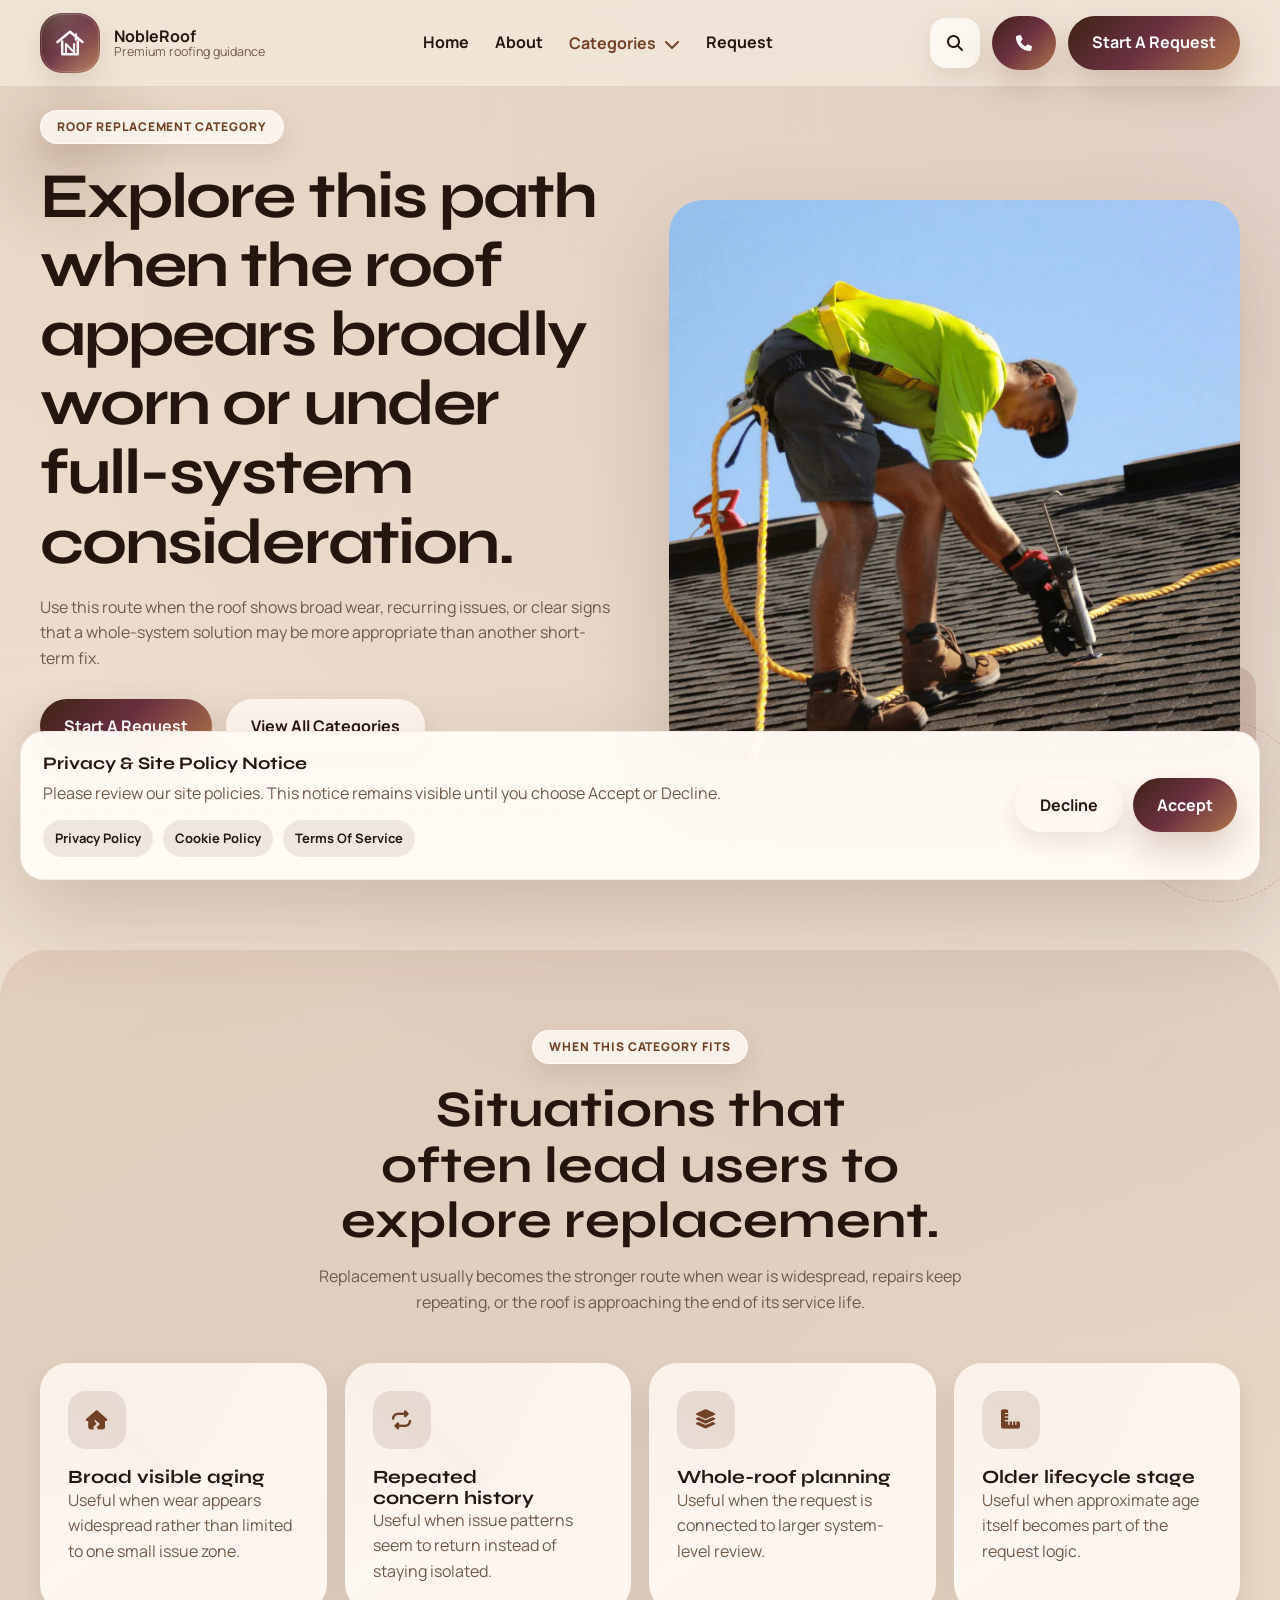
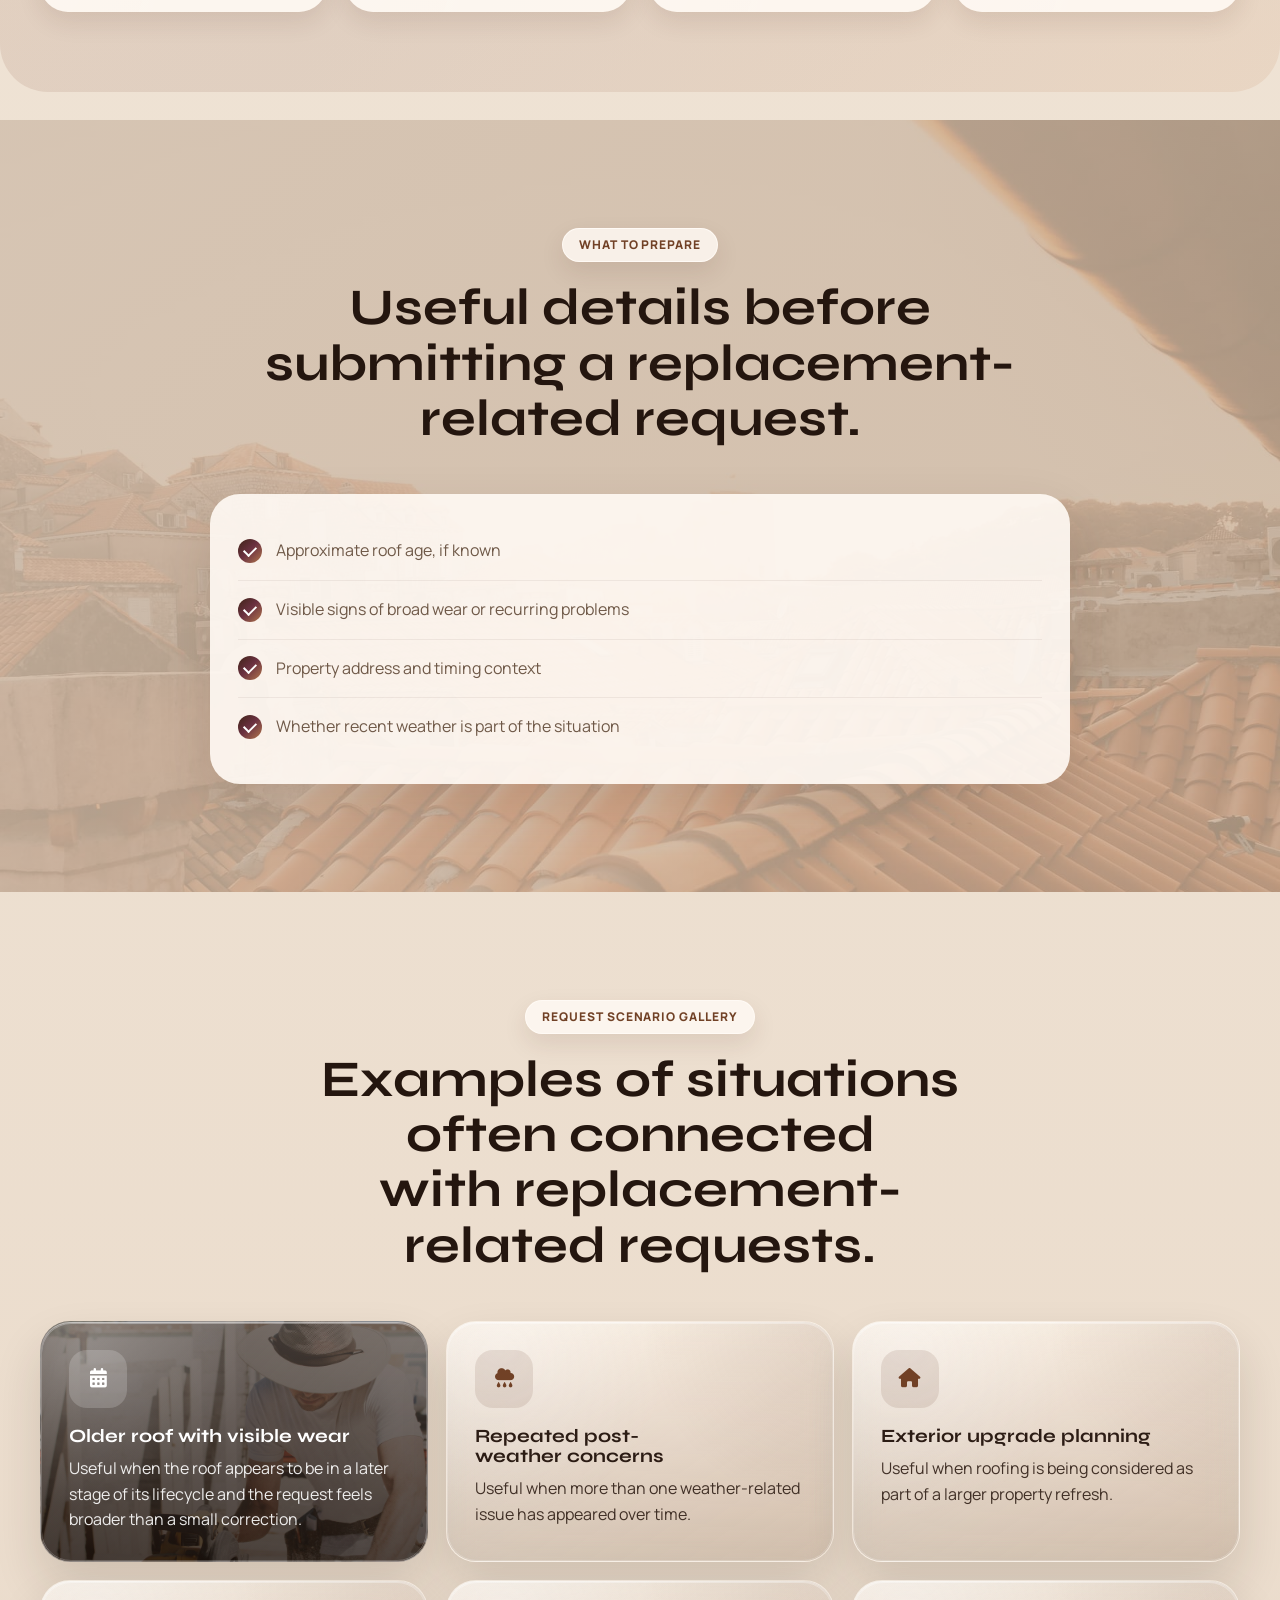
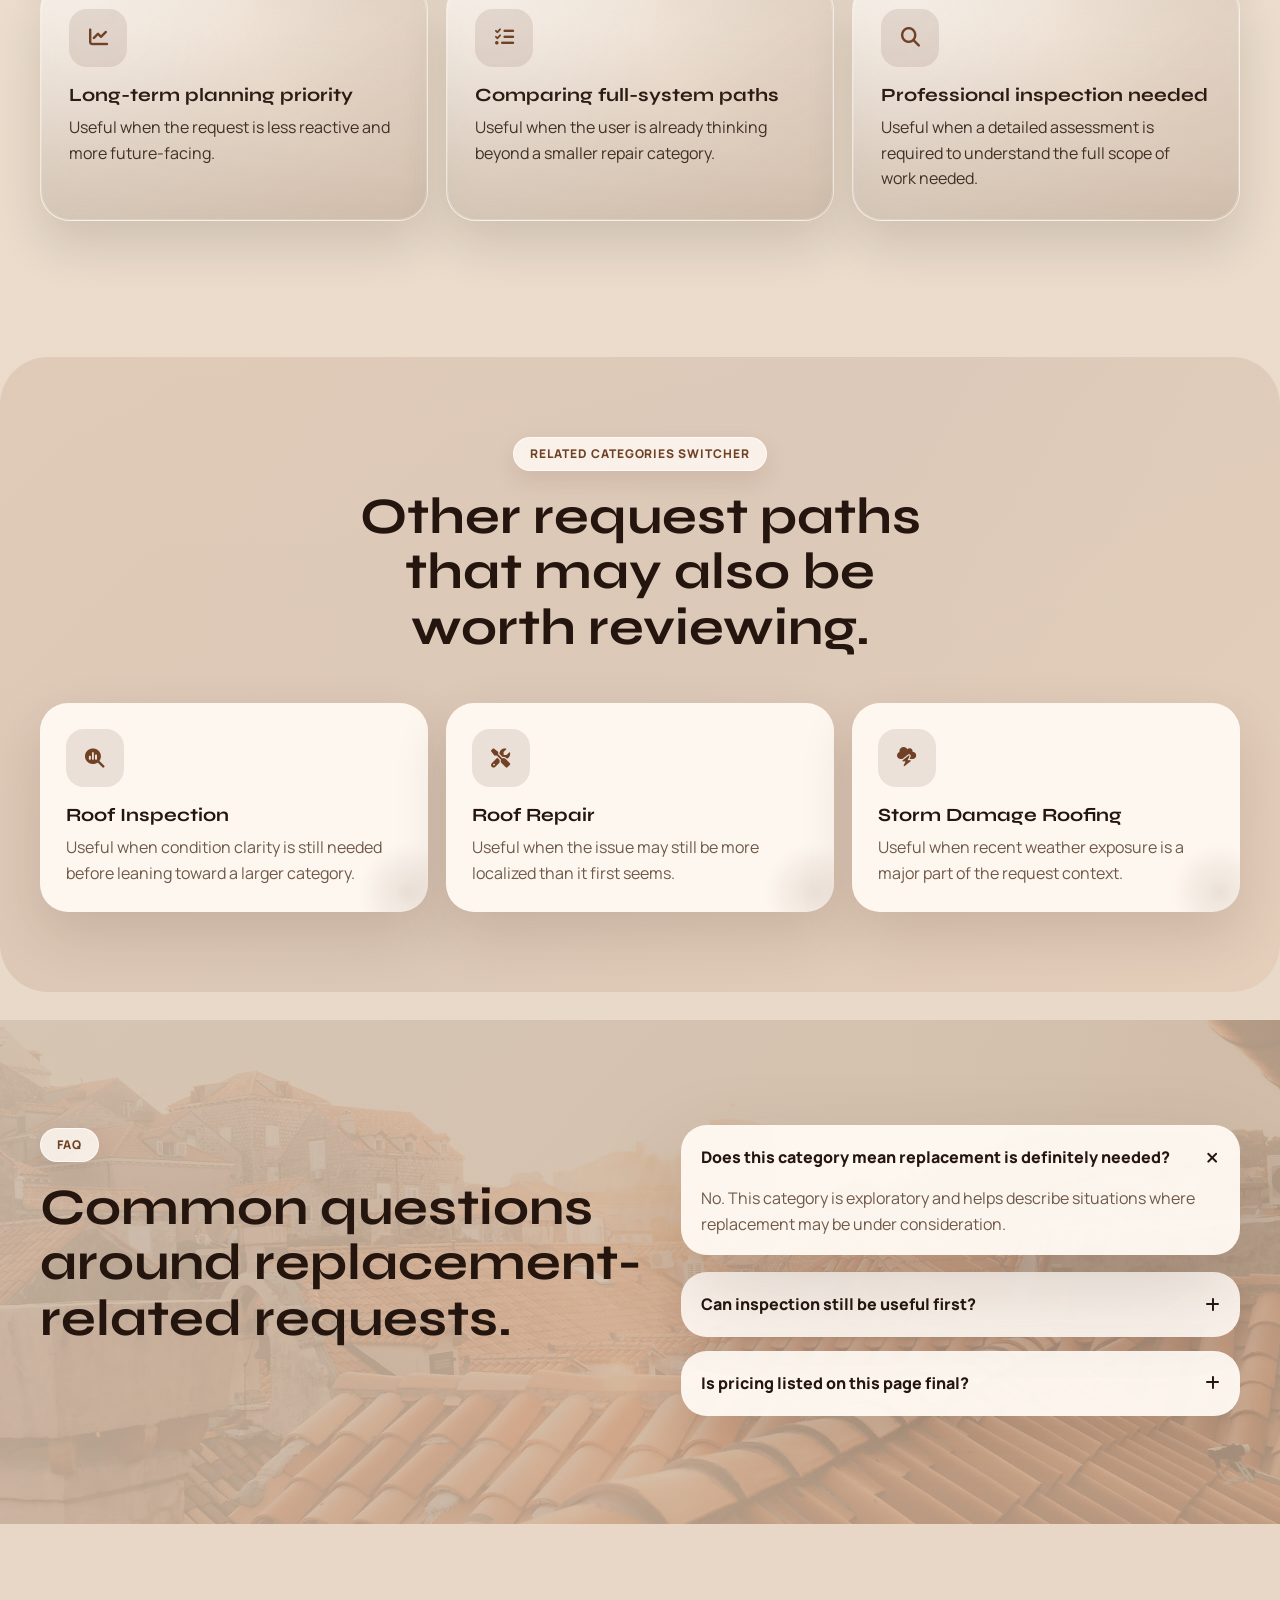
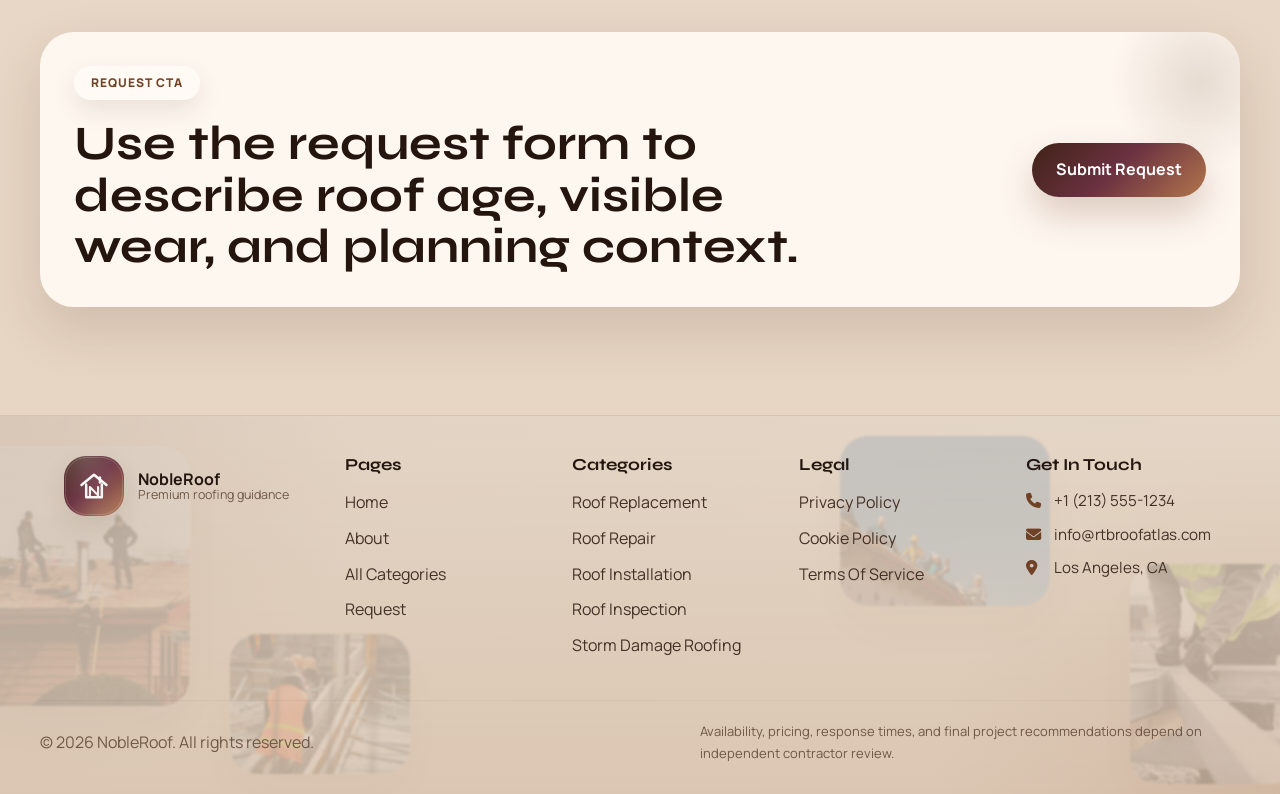
<file: roof-replacement.html>
<!DOCTYPE html>
<html lang="en">

<head>
    <meta charset="UTF-8" />
    <meta name="viewport" content="width=device-width, initial-scale=1.0" />
    <title>Roof Replacement | NobleRoof</title>
    <meta name="description"
        content="Explore the roof replacement request category on NobleRoof. Review when this path may apply, what to prepare, related categories, and next-step request options." />

    <link rel="icon" href="favicon.ico" sizes="any" />
    <link rel="icon" type="image/svg+xml" href="assets/images/global/favicon.svg" />
    <link rel="icon" type="image/png" sizes="32x32" href="assets/images/global/favicon-32x32.png" />
    <link rel="icon" type="image/png" sizes="16x16" href="assets/images/global/favicon-16x16.png" />
    <link rel="apple-touch-icon" sizes="180x180" href="assets/images/global/apple-touch-icon.png" />
    <link rel="manifest" href="assets/images/global/site.webmanifest" />
    <meta name="theme-color" content="#3F2316" />
    <link rel="preconnect" href="https://fonts.googleapis.com" />
    <link rel="preconnect" href="https://fonts.gstatic.com" crossorigin />
    <link
        href="https://fonts.googleapis.com/css2?family=Manrope:wght@400;500;600;700;800&family=Syne:wght@500;600;700;800&display=swap"
        rel="stylesheet" />
    <link rel="stylesheet" href="https://cdnjs.cloudflare.com/ajax/libs/font-awesome/6.5.2/css/all.min.css" />
    <link rel="stylesheet" href="https://unpkg.com/aos@2.3.1/dist/aos.css" />

    <link rel="stylesheet" href="assets/css/base.css" />
    <link rel="stylesheet" href="assets/css/global.css" />
    <link rel="stylesheet" href="assets/css/roof-replacement.css" />
</head>

<body>
    <div class="site-progress"></div>

    <header class="site-header">
        <div class="container header-inner">
            <a href="index.html" class="logo">
                <span class="logo-mark"><img class="logo-mark__img" src="assets/images/global/logo-mark.svg" alt="" aria-hidden="true" /></span>
                <span class="logo-text">
                    <strong>NobleRoof</strong>
                    <span>Premium roofing guidance</span>
                </span>
            </a>

            <nav class="desktop-nav">
                <a href="index.html" class="nav-link">Home</a>
                <a href="about.html" class="nav-link">About</a>
                <div class="nav-dropdown">
                    <button class="nav-link nav-dropdown-toggle active" type="button">
                        Categories <i class="fa-solid fa-chevron-down"></i>
                    </button>
                    <div class="nav-dropdown-menu">
                        <a href="services.html">All Categories</a>
                        <a href="roof-replacement.html">Roof Replacement</a>
                        <a href="roof-repair.html">Roof Repair</a>
                        <a href="roof-installation.html">Roof Installation</a>
                        <a href="roof-inspection.html">Roof Inspection</a>
                        <a href="storm-damage-roofing.html">Storm Damage Roofing</a>
                    </div>
                </div>
                <a href="contact.html" class="nav-link">Request</a>
            </nav>

            <div class="header-actions">
                <button class="search-toggle" type="button" aria-label="Open search"><i
                        class="fa-solid fa-magnifying-glass"></i></button>
                <a href="tel:+12135551234" class="btn btn-primary" type="button" aria-label="Call now"
                    title="Call Now"><i class="fa-solid fa-phone"></i></a>
                <a href="contact.html" class="btn btn-primary header-btn magnetic-btn">Start A Request</a>
                <button class="mobile-toggle" type="button"
                    aria-label="Open menu"><span></span><span></span><span></span></button>
            </div>
        </div>
    </header>

    <div class="mobile-menu">
        <div class="container mobile-menu-inner">
            <a href="index.html"><i class="fa-solid fa-home"></i> Home</a>
            <a href="about.html"><i class="fa-solid fa-circle-info"></i> About</a>
            <a href="services.html"><i class="fa-solid fa-compass-drafting"></i> All Categories</a>
            <a href="roof-replacement.html"><i class="fa-solid fa-house-crack"></i> Roof Replacement</a>
            <a href="roof-repair.html"><i class="fa-solid fa-droplet"></i> Roof Repair</a>
            <a href="roof-installation.html"><i class="fa-solid fa-layer-group"></i> Roof Installation</a>
            <a href="roof-inspection.html"><i class="fa-solid fa-magnifying-glass-chart"></i> Roof Inspection</a>
            <a href="storm-damage-roofing.html"><i class="fa-solid fa-cloud-bolt"></i> Storm Damage Roofing</a>
            <a href="contact.html#request-form"><i class="fa-solid fa-envelope"></i> Request</a>

            <div class="mobile-menu-footer">
                <div class="mobile-menu-contact">
                    <a href="tel:+12135551234"><i class="fa-solid fa-phone"></i> +1 (213) 555-1234</a>
                    <a href="mailto:info@rtbroofatlas.com"><i class="fa-solid fa-envelope"></i>
                        info@rtbroofatlas.com</a>
                    <p><i class="fa-solid fa-map-marker-alt"></i> Los Angeles, CA</p>
                </div>
            </div>
        </div>
    </div>

    <!-- Mobile floating call button -->
    <a href="tel:+12135551234" class="mobile-call-btn" aria-label="Call now" title="Call Now">
        <i class="fa-solid fa-phone"></i>
    </a>

    <main>
        <section class="service-hero section-padding parallax-section">
            <div class="container service-hero__grid">
                <div class="service-hero__content" data-aos="fade-up">
                    <span class="eyebrow">Roof Replacement Category</span>
                    <h1>Explore this path when the roof appears broadly worn or under full-system consideration.</h1>
                    <p>
                        Use this route when the roof shows broad wear, recurring issues, or clear signs that a
                        whole-system solution may be more appropriate than another short-term fix.
                    </p>

                    <div class="hero-actions">
                        <a href="contact.html" class="btn btn-primary magnetic-btn">Start A Request</a>
                        <a href="services.html" class="btn btn-secondary magnetic-btn">View All Categories</a>
                    </div>

                    <div>
                        <p>
                            NobleRoof is an informational and request-routing platform.
                            This page is category guidance only and does not confirm final scope, diagnosis, or provider
                            acceptance.
                        </p>
                    </div>
                </div>

                <div class="service-hero__visual" data-aos="fade-left">
                    <img src="assets/images/roof-replacement/hero.jpg"
                        alt="Warm editorial residential roof replacement visual" />
                </div>
            </div>
        </section>

        <section class="section-padding section-soft-bg">
            <div class="container">
                <div class="section-head" data-aos="fade-up">
                    <span class="eyebrow">When This Category Fits</span>
                    <h2>Situations that often lead users to explore replacement.</h2>
                    <p>Replacement usually becomes the stronger route when wear is widespread, repairs keep repeating,
                        or the roof is approaching the end of its service life.</p>
                </div>

                <div class="cards-4">
                    <article class="info-card" data-aos="fade-up">
                        <i class="fa-solid fa-house-crack"></i>
                        <h3>Broad visible aging</h3>
                        <p>Useful when wear appears widespread rather than limited to one small issue zone.</p>
                    </article>

                    <article class="info-card" data-aos="fade-up" data-aos-delay="80">
                        <i class="fa-solid fa-repeat"></i>
                        <h3>Repeated concern history</h3>
                        <p>Useful when issue patterns seem to return instead of staying isolated.</p>
                    </article>

                    <article class="info-card" data-aos="fade-up" data-aos-delay="160">
                        <i class="fa-solid fa-layer-group"></i>
                        <h3>Whole-roof planning</h3>
                        <p>Useful when the request is connected to larger system-level review.</p>
                    </article>

                    <article class="info-card" data-aos="fade-up" data-aos-delay="240">
                        <i class="fa-solid fa-ruler-combined"></i>
                        <h3>Older lifecycle stage</h3>
                        <p>Useful when approximate age itself becomes part of the request logic.</p>
                    </article>
                </div>
            </div>
        </section>

        <section class="section-padding section-bg-image parallax-section">
            <div class="container">
                <div class="section-head" data-aos="fade-up">
                    <span class="eyebrow">What To Prepare</span>
                    <h2>Useful details before submitting a replacement-related request.</h2>
                </div>

                <div class="checklist-box" data-aos="fade-up">
                    <div class="checklist-item"><span></span>
                        <p>Approximate roof age, if known</p>
                    </div>
                    <div class="checklist-item"><span></span>
                        <p>Visible signs of broad wear or recurring problems</p>
                    </div>
                    <div class="checklist-item"><span></span>
                        <p>Property address and timing context</p>
                    </div>
                    <div class="checklist-item"><span></span>
                        <p>Whether recent weather is part of the situation</p>
                    </div>
                </div>
            </div>
        </section>

        <section class="section-padding">
            <div class="container">
                <div class="section-head" data-aos="fade-up">
                    <span class="eyebrow">Request Scenario Gallery</span>
                    <h2>Examples of situations often connected with replacement-related requests.</h2>
                </div>

                <div class="scenario-gallery">
                    <article class="scenario-card scenario-card--large" data-aos="fade-up">
                        <i class="fa-solid fa-calendar-days"></i>
                        <h3>Older roof with visible wear</h3>
                        <p>Useful when the roof appears to be in a later stage of its lifecycle and the request feels
                            broader than a small correction.</p>
                    </article>

                    <article class="scenario-card" data-aos="fade-up" data-aos-delay="80">
                        <i class="fa-solid fa-cloud-rain"></i>
                        <h3>Repeated post-weather concerns</h3>
                        <p>Useful when more than one weather-related issue has appeared over time.</p>
                    </article>

                    <article class="scenario-card" data-aos="fade-up" data-aos-delay="140">
                        <i class="fa-solid fa-house"></i>
                        <h3>Exterior upgrade planning</h3>
                        <p>Useful when roofing is being considered as part of a larger property refresh.</p>
                    </article>

                    <article class="scenario-card" data-aos="fade-up" data-aos-delay="200">
                        <i class="fa-solid fa-chart-line"></i>
                        <h3>Long-term planning priority</h3>
                        <p>Useful when the request is less reactive and more future-facing.</p>
                    </article>

                    <article class="scenario-card" data-aos="fade-up" data-aos-delay="260">
                        <i class="fa-solid fa-list-check"></i>
                        <h3>Comparing full-system paths</h3>
                        <p>Useful when the user is already thinking beyond a smaller repair category.</p>
                    </article>

                    <article class="scenario-card" data-aos="fade-up" data-aos-delay="320">
                        <i class="fa-solid fa-magnifying-glass"></i>
                        <h3>Professional inspection needed</h3>
                        <p>Useful when a detailed assessment is required to understand the full scope of work needed.
                        </p>
                    </article>
                </div>
            </div>
        </section>

        <section class="section-padding section-soft-bg">
            <div class="container">
                <div class="section-head" data-aos="fade-up">
                    <span class="eyebrow">Related Categories Switcher</span>
                    <h2>Other request paths that may also be worth reviewing.</h2>
                </div>

                <div class="switcher-grid">
                    <a href="roof-inspection.html" class="switcher-card" data-aos="fade-up">
                        <i class="fa-solid fa-magnifying-glass-chart"></i>
                        <h3>Roof Inspection</h3>
                        <p>Useful when condition clarity is still needed before leaning toward a larger category.</p>
                    </a>

                    <a href="roof-repair.html" class="switcher-card" data-aos="fade-up" data-aos-delay="80">
                        <i class="fa-solid fa-screwdriver-wrench"></i>
                        <h3>Roof Repair</h3>
                        <p>Useful when the issue may still be more localized than it first seems.</p>
                    </a>

                    <a href="storm-damage-roofing.html" class="switcher-card" data-aos="fade-up" data-aos-delay="160">
                        <i class="fa-solid fa-cloud-bolt"></i>
                        <h3>Storm Damage Roofing</h3>
                        <p>Useful when recent weather exposure is a major part of the request context.</p>
                    </a>
                </div>
            </div>
        </section>

        <section class="faq section-padding section-bg-image">
            <div class="container section-grid faq-grid">
                <div class="section-copy" data-aos="fade-right">
                    <span class="eyebrow">FAQ</span>
                    <h2>Common questions around replacement-related requests.</h2>
                </div>

                <div class="faq-list" data-aos="fade-left">
                    <div class="faq-item active">
                        <button class="faq-question" type="button">
                            Does this category mean replacement is definitely needed?
                            <i class="fa-solid fa-plus"></i>
                        </button>
                        <div class="faq-answer">
                            <p>No. This category is exploratory and helps describe situations where replacement may be
                                under consideration.</p>
                        </div>
                    </div>

                    <div class="faq-item">
                        <button class="faq-question" type="button">
                            Can inspection still be useful first?
                            <i class="fa-solid fa-plus"></i>
                        </button>
                        <div class="faq-answer">
                            <p>Yes. Inspection may still be the better first step when the roof condition is not fully
                                clear.</p>
                        </div>
                    </div>

                    <div class="faq-item">
                        <button class="faq-question" type="button">
                            Is pricing listed on this page final?
                            <i class="fa-solid fa-plus"></i>
                        </button>
                        <div class="faq-answer">
                            <p>No. Final pricing, scope, and timing depend on independent provider review and project
                                specifics.</p>
                        </div>
                    </div>
                </div>
            </div>
        </section>

        <section class="service-cta section-padding">
            <div class="container cta-box" data-aos="fade-up">
                <div>
                    <span class="eyebrow">Request CTA</span>
                    <h2>Use the request form to describe roof age, visible wear, and planning context.</h2>
                </div>
                <a href="contact.html" class="btn btn-primary magnetic-btn">Submit Request</a>
            </div>
        </section>
    </main>

    <footer class="site-footer">
        <div class="container footer-grid">
            <div class="footer-section footer-brand">
                <a href="index.html" class="logo footer-logo">
                    <span class="logo-mark"><img class="logo-mark__img" src="assets/images/global/logo-mark.svg" alt="" aria-hidden="true" /></span>
                    <span class="logo-text">
                        <strong>NobleRoof</strong>
                        <span>Premium roofing guidance</span>
                    </span>
	                </a>
	            </div>

            <div class="footer-section">
                <h4>Pages</h4>
                <ul>
                    <li><a href="index.html">Home</a></li>
                    <li><a href="about.html">About</a></li>
                    <li><a href="services.html">All Categories</a></li>
                    <li><a href="contact.html">Request</a></li>
                </ul>
            </div>

            <div class="footer-section">
                <h4>Categories</h4>
                <ul>
                    <li><a href="roof-replacement.html">Roof Replacement</a></li>
                    <li><a href="roof-repair.html">Roof Repair</a></li>
                    <li><a href="roof-installation.html">Roof Installation</a></li>
                    <li><a href="roof-inspection.html">Roof Inspection</a></li>
                    <li><a href="storm-damage-roofing.html">Storm Damage Roofing</a></li>
                </ul>
            </div>

            <div class="footer-section">
                <h4>Legal</h4>
                <ul>
                    <li><a href="privacy-policy.html">Privacy Policy</a></li>
                    <li><a href="cookie-policy.html">Cookie Policy</a></li>
                    <li><a href="terms-of-service.html">Terms Of Service</a></li>
                </ul>
            </div>

            <div class="footer-section footer-contact">
                <h4>Get In Touch</h4>
                <div class="footer-contact-info">
                    <a href="tel:+12135551234" class="contact-link">
                        <i class="fa-solid fa-phone"></i>
                        <span>+1 (213) 555-1234</span>
                    </a>
                    <a href="mailto:info@rtbroofatlas.com" class="contact-link">
                        <i class="fa-solid fa-envelope"></i>
                        <span>info@rtbroofatlas.com</span>
                    </a>
                    <div class="contact-link">
                        <i class="fa-solid fa-map-marker-alt"></i>
                        <span>Los Angeles, CA</span>
                    </div>
                </div>
            </div>
        </div>

        <div class="container footer-bottom">
            <p>© 2026 NobleRoof. All rights reserved.</p>
            <p class="footer-meta-note">Availability, pricing, response times, and final project recommendations depend on independent contractor review.</p>
        </div>
        <div class="footer-floating-bg">
            <div class="footer-floating-bg__img footer-floating-bg__img--one">
                <img src="assets/images/home/hero-main.jpg" alt="Roof background visual" />
            </div>
            <div class="footer-floating-bg__img footer-floating-bg__img--two">
                <img src="assets/images/roof-repair/service-main.jpg" alt="Roof background visual" />
            </div>
            <div class="footer-floating-bg__img footer-floating-bg__img--three">
                <img src="assets/images/roof-inspection/service-main.jpg" alt="Roof background visual" />
            </div>
            <div class="footer-floating-bg__img footer-floating-bg__img--four">
                <img src="assets/images/storm-damage-roofing/service-main.jpg" alt="Roof background visual" />
            </div>
        </div>
    </footer>

    <div class="cookie-banner" id="cookieBanner">
        <div class="cookie-banner__inner">
            <div class="cookie-banner__text">
                <h4>Privacy & Site Policy Notice</h4>
                <p>Please review our site policies. This notice remains visible until you choose Accept or Decline.</p>
                <div class="cookie-links">
                    <a href="privacy-policy.html">Privacy Policy</a>
                    <a href="cookie-policy.html">Cookie Policy</a>
                    <a href="terms-of-service.html">Terms Of Service</a>
                </div>
            </div>
            <div class="cookie-banner__actions">
                <button class="btn btn-secondary" id="declineCookies" type="button">Decline</button>
                <button class="btn btn-primary" id="acceptCookies" type="button">Accept</button>
            </div>
        </div>
    </div>


    <script src="https://unpkg.com/aos@2.3.1/dist/aos.js"></script>
    <script src="assets/js/main.js"></script>
</body>

</html>
</file>
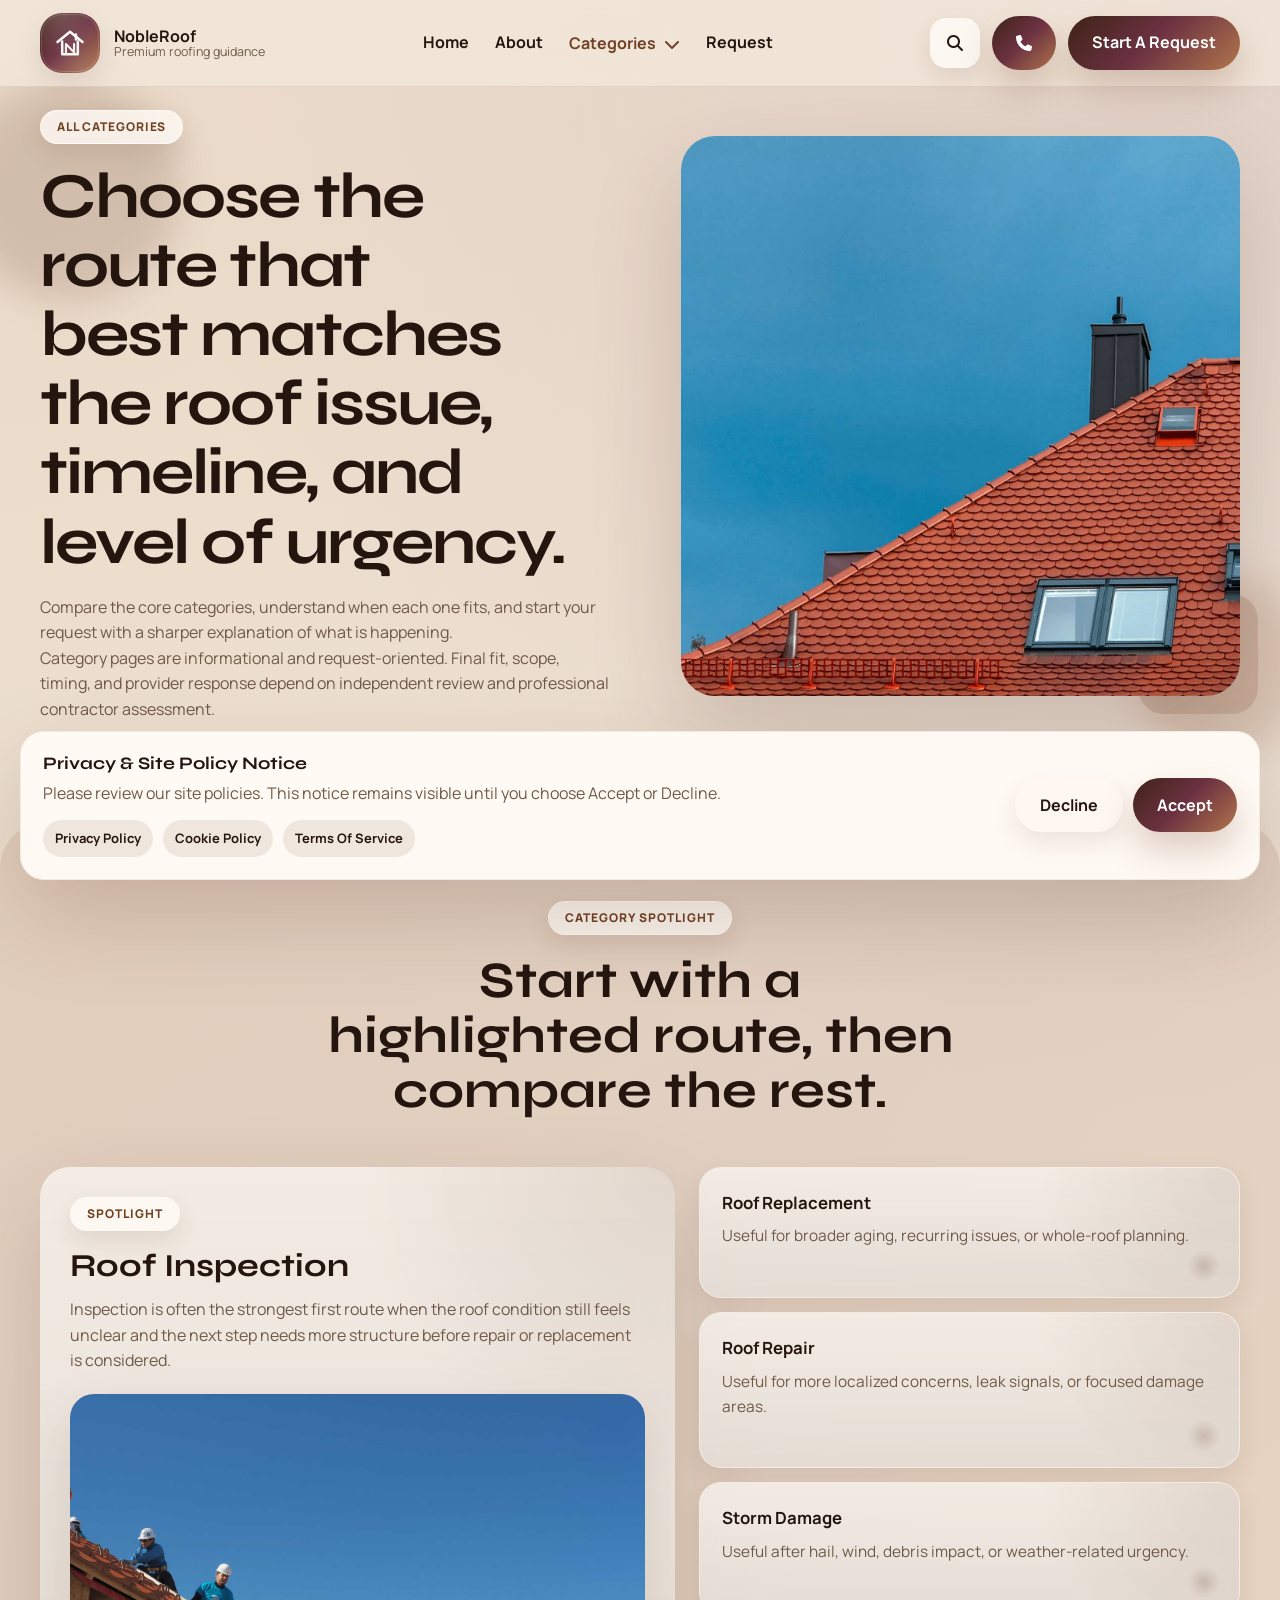
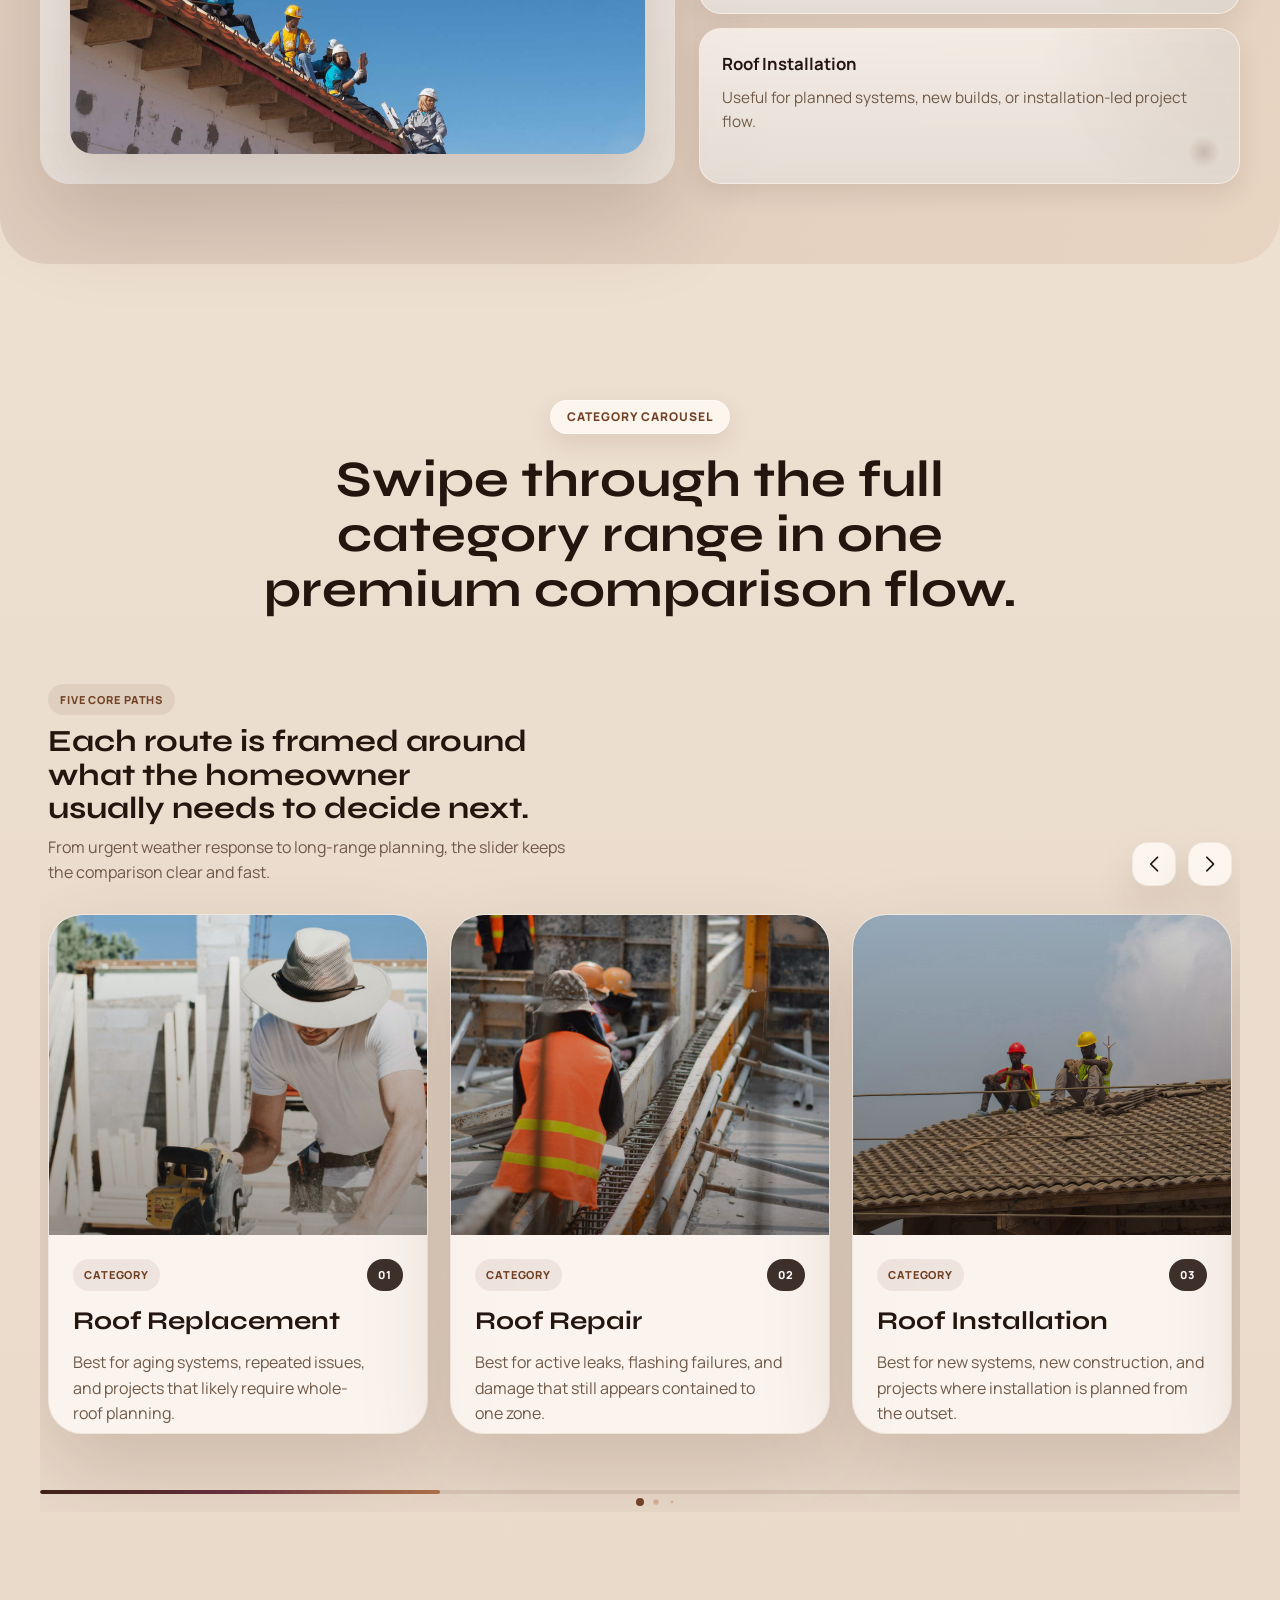
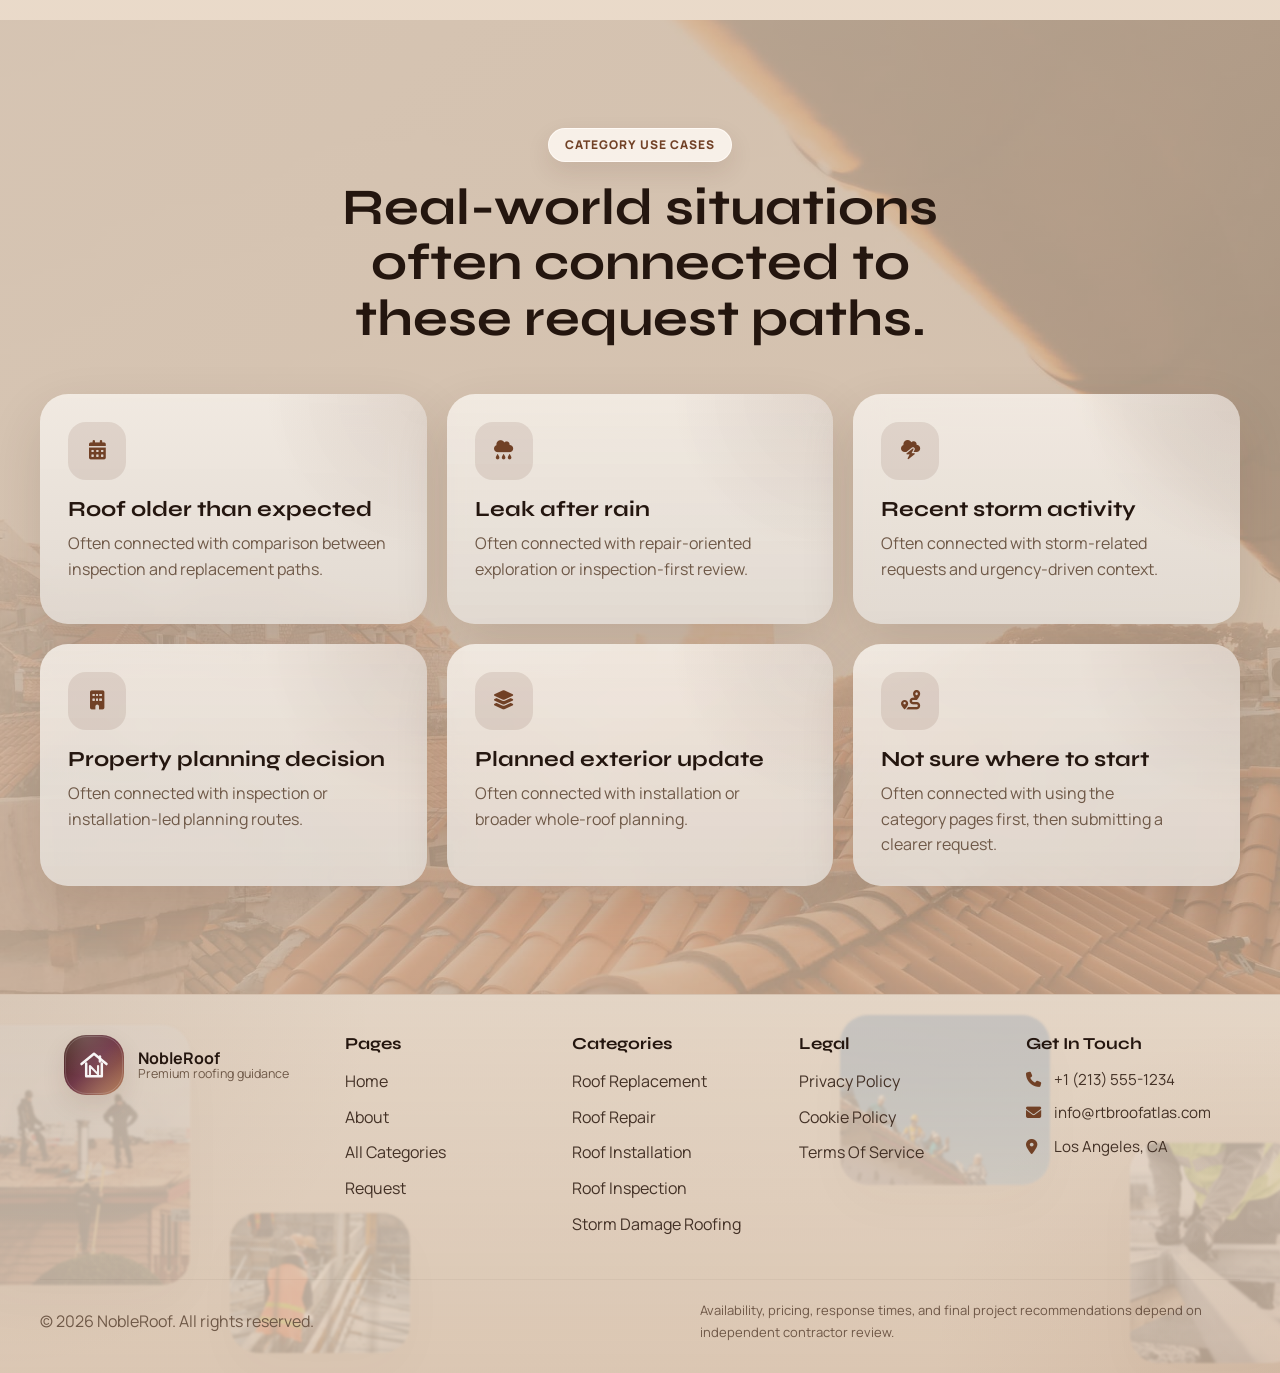
<file: services.html>
<!DOCTYPE html>
<html lang="en">

<head>
    <meta charset="UTF-8" />
    <meta name="viewport" content="width=device-width, initial-scale=1.0" />
    <title>All Roofing Categories | NobleRoof</title>
    <meta name="description"
        content="Explore roofing-related request categories on NobleRoof, including replacement, repair, installation, inspection, and storm damage pathways." />

    <link rel="icon" href="favicon.ico" sizes="any" />
    <link rel="icon" type="image/svg+xml" href="assets/images/global/favicon.svg" />
    <link rel="icon" type="image/png" sizes="32x32" href="assets/images/global/favicon-32x32.png" />
    <link rel="icon" type="image/png" sizes="16x16" href="assets/images/global/favicon-16x16.png" />
    <link rel="apple-touch-icon" sizes="180x180" href="assets/images/global/apple-touch-icon.png" />
    <link rel="manifest" href="assets/images/global/site.webmanifest" />
    <meta name="theme-color" content="#3F2316" />
    <link rel="preconnect" href="https://fonts.googleapis.com" />
    <link rel="preconnect" href="https://fonts.gstatic.com" crossorigin />
    <link
        href="https://fonts.googleapis.com/css2?family=Manrope:wght@400;500;600;700;800&family=Syne:wght@500;600;700;800&display=swap"
        rel="stylesheet" />
    <link rel="stylesheet" href="https://cdnjs.cloudflare.com/ajax/libs/font-awesome/6.5.2/css/all.min.css" />
    <link rel="stylesheet" href="https://unpkg.com/aos@2.3.1/dist/aos.css" />
    <link rel="stylesheet" href="https://cdn.jsdelivr.net/npm/swiper@11/swiper-bundle.min.css" />

    <link rel="stylesheet" href="assets/css/base.css" />
    <link rel="stylesheet" href="assets/css/global.css" />
    <link rel="stylesheet" href="assets/css/services.css" />
</head>

<body>
    <div class="site-progress"></div>

    <header class="site-header">
        <div class="container header-inner">
            <a href="index.html" class="logo">
                <span class="logo-mark"><img class="logo-mark__img" src="assets/images/global/logo-mark.svg" alt="" aria-hidden="true" /></span>
                <span class="logo-text">
                    <strong>NobleRoof</strong>
                    <span>Premium roofing guidance</span>
                </span>
            </a>

            <nav class="desktop-nav">
                <a href="index.html" class="nav-link">Home</a>
                <a href="about.html" class="nav-link">About</a>

                <div class="nav-dropdown">
                    <button class="nav-link nav-dropdown-toggle active" type="button">
                        Categories <i class="fa-solid fa-chevron-down"></i>
                    </button>
                    <div class="nav-dropdown-menu">
                        <a href="services.html">All Categories</a>
                        <a href="roof-replacement.html">Roof Replacement</a>
                        <a href="roof-repair.html">Roof Repair</a>
                        <a href="roof-installation.html">Roof Installation</a>
                        <a href="roof-inspection.html">Roof Inspection</a>
                        <a href="storm-damage-roofing.html">Storm Damage Roofing</a>
                    </div>
                </div>

                <a href="contact.html" class="nav-link">Request</a>
            </nav>

            <div class="header-actions">
                <button class="search-toggle" type="button" aria-label="Open search">
                    <i class="fa-solid fa-magnifying-glass"></i>
                </button>
                <a href="tel:+12135551234" class="btn btn-primary" type="button" aria-label="Call now" title="Call Now">
                    <i class="fa-solid fa-phone"></i>
                </a>
                <a href="contact.html" class="btn btn-primary header-btn magnetic-btn">Start A Request</a>
                <button class="mobile-toggle" type="button" aria-label="Open menu">
                    <span></span><span></span><span></span>
                </button>
            </div>
        </div>
    </header>

    <div class="mobile-menu">
        <div class="container mobile-menu-inner">
            <a href="index.html"><i class="fa-solid fa-home"></i> Home</a>
            <a href="about.html"><i class="fa-solid fa-circle-info"></i> About</a>
            <a href="services.html"><i class="fa-solid fa-compass-drafting"></i> All Categories</a>
            <a href="roof-replacement.html"><i class="fa-solid fa-house-crack"></i> Roof Replacement</a>
            <a href="roof-repair.html"><i class="fa-solid fa-droplet"></i> Roof Repair</a>
            <a href="roof-installation.html"><i class="fa-solid fa-layer-group"></i> Roof Installation</a>
            <a href="roof-inspection.html"><i class="fa-solid fa-magnifying-glass-chart"></i> Roof Inspection</a>
            <a href="storm-damage-roofing.html"><i class="fa-solid fa-cloud-bolt"></i> Storm Damage Roofing</a>
            <a href="contact.html#request-form"><i class="fa-solid fa-envelope"></i> Request</a>

            <div class="mobile-menu-footer">
                <div class="mobile-menu-contact">
                    <a href="tel:+12135551234"><i class="fa-solid fa-phone"></i> +1 (213) 555-1234</a>
                    <a href="mailto:info@rtbroofatlas.com"><i class="fa-solid fa-envelope"></i>
                        info@rtbroofatlas.com</a>
                    <p><i class="fa-solid fa-map-marker-alt"></i> Los Angeles, CA</p>
                </div>
            </div>
        </div>
    </div>

    <div class="search-panel">
        <div class="search-panel__overlay"></div>
        <div class="search-panel__inner">
            <button class="search-close" type="button" aria-label="Close search">
                <i class="fa-solid fa-xmark"></i>
            </button>

            <h3>Search NobleRoof</h3>
            <p>Explore categories, planning pages, request steps, and legal information.</p>

            <div class="site-search">
                <input type="text" id="siteSearchInput" placeholder="Search pages or categories..." />
                <button type="button" id="siteSearchButton">
                    <i class="fa-solid fa-magnifying-glass"></i>
                </button>
            </div>

            <div class="site-search__quick-links">
                <a href="services.html">All Categories</a>
                <a href="roof-replacement.html">Replacement</a>
                <a href="roof-repair.html">Repair</a>
                <a href="roof-inspection.html">Inspection</a>
                <a href="contact.html">Request</a>
            </div>

            <div id="siteSearchResults" class="site-search-results"></div>
        </div>
    </div>

    <!-- Mobile floating call button -->
    <a href="tel:+12135551234" class="mobile-call-btn" aria-label="Call now" title="Call Now">
        <i class="fa-solid fa-phone"></i>
    </a>

    <main>
        <section class="page-hero section-padding parallax-section">
            <div class="glow-orb glow-orb--warm float-soft" style="width:220px;height:220px;left:-40px;top:80px;"></div>
            <div class="glow-orb glow-orb--soft float-soft-delay"
                style="width:180px;height:180px;right:-30px;bottom:40px;"></div>

            <div class="container section-grid">
                <div class="section-copy" data-aos="fade-right">
                    <span class="eyebrow">All Categories</span>
                    <h1>Choose the route that best matches the roof issue, timeline, and level of urgency.</h1>
                    <p>
                        Compare the core categories, understand when each one fits, and start your request with a
                        sharper explanation of what is happening.
                    </p>
                    <div>
                        <p>
                            Category pages are informational and request-oriented. Final fit, scope, timing, and
                            provider response depend on independent review and professional contractor assessment.
                        </p>
                    </div>
                </div>

                <div class="page-hero__visual" data-aos="fade-left">
                    <img src="assets/images/services/services-hero.jpg"
                        alt="Warm editorial roof category planning visual" />
                </div>
            </div>
        </section>

        <section class="section-padding section-soft-bg">
            <div class="container">
                <div class="section-head" data-aos="fade-up">
                    <span class="eyebrow">Category Spotlight</span>
                    <h2>Start with a highlighted route, then compare the rest.</h2>
                </div>

                <div class="spotlight">
                    <div class="spotlight-main blur-card gradient-overlay-card float-soft" data-aos="fade-right">
                        <span class="eyebrow">Spotlight</span>
                        <h3>Roof Inspection</h3>
                        <p>
                            Inspection is often the strongest first route when the roof condition
                            still feels unclear and the next step needs more structure before repair
                            or replacement is considered.
                        </p>
                        <img src="assets/images/roof-inspection/service-main.jpg" alt="Roof Inspection spotlight" />
                    </div>

                    <div class="spotlight-nav" data-aos="fade-left">
                        <a href="roof-replacement.html"
                            class="spotlight-link blur-card gradient-overlay-card float-soft">
                            <strong>Roof Replacement</strong>
                            <span>Useful for broader aging, recurring issues, or whole-roof planning.</span>
                        </a>

                        <a href="roof-repair.html"
                            class="spotlight-link blur-card gradient-overlay-card float-soft-delay">
                            <strong>Roof Repair</strong>
                            <span>Useful for more localized concerns, leak signals, or focused damage areas.</span>
                        </a>

                        <a href="storm-damage-roofing.html"
                            class="spotlight-link blur-card gradient-overlay-card float-soft">
                            <strong>Storm Damage</strong>
                            <span>Useful after hail, wind, debris impact, or weather-related urgency.</span>
                        </a>

                        <a href="roof-installation.html"
                            class="spotlight-link blur-card gradient-overlay-card float-soft-delay">
                            <strong>Roof Installation</strong>
                            <span>Useful for planned systems, new builds, or installation-led project flow.</span>
                        </a>
                    </div>
                </div>
            </div>
        </section>

        <section class="section-padding">
            <div class="container">
                <div class="section-head" data-aos="fade-up">
                    <span class="eyebrow">Category Carousel</span>
                    <h2>Swipe through the full category range in one premium comparison flow.</h2>
                </div>

                <div class="swiper js-loop-swiper services-swiper showcase-swiper" data-aos="fade-up">
                    <div class="showcase-swiper__topbar">
                        <div class="showcase-swiper__intro">
                            <span>Five Core Paths</span>
                            <h3>Each route is framed around what the homeowner usually needs to decide next.</h3>
                            <p>From urgent weather response to long-range planning, the slider keeps the comparison clear and fast.</p>
                        </div>
                        <div class="showcase-swiper__controls">
                            <div class="swiper-button-prev"></div>
                            <div class="swiper-button-next"></div>
                        </div>
                    </div>
                    <div class="swiper-wrapper">
                        <div class="swiper-slide">
                            <a href="roof-replacement.html" class="showcase-card">
                                <div class="showcase-card__media">
                                    <img src="assets/images/roof-replacement/service-main.jpg" alt="Roof Replacement" />
                                </div>
                                <div class="showcase-card__body">
                                    <div class="showcase-card__meta">
                                        <span class="showcase-card__tag">Category</span>
                                        <span class="showcase-card__index">01</span>
                                    </div>
                                    <h3>Roof Replacement</h3>
                                    <p>Best for aging systems, repeated issues, and projects that likely require whole-roof planning.</p>
                                    <div class="showcase-card__footer">
                                        <strong>Broader wear</strong>
                                        <i class="fa-solid fa-arrow-right"></i>
                                    </div>
                                </div>
                            </a>
                        </div>

                        <div class="swiper-slide">
                            <a href="roof-repair.html" class="showcase-card">
                                <div class="showcase-card__media">
                                    <img src="assets/images/roof-repair/service-main.jpg" alt="Roof Repair" />
                                </div>
                                <div class="showcase-card__body">
                                    <div class="showcase-card__meta">
                                        <span class="showcase-card__tag">Category</span>
                                        <span class="showcase-card__index">02</span>
                                    </div>
                                    <h3>Roof Repair</h3>
                                    <p>Best for active leaks, flashing failures, and damage that still appears contained to one zone.</p>
                                    <div class="showcase-card__footer">
                                        <strong>Localized issue</strong>
                                        <i class="fa-solid fa-arrow-right"></i>
                                    </div>
                                </div>
                            </a>
                        </div>

                        <div class="swiper-slide">
                            <a href="roof-installation.html" class="showcase-card">
                                <div class="showcase-card__media">
                                    <img src="assets/images/roof-installation/service-main.jpg"
                                        alt="Roof Installation" />
                                </div>
                                <div class="showcase-card__body">
                                    <div class="showcase-card__meta">
                                        <span class="showcase-card__tag">Category</span>
                                        <span class="showcase-card__index">03</span>
                                    </div>
                                    <h3>Roof Installation</h3>
                                    <p>Best for new systems, new construction, and projects where installation is planned from the outset.</p>
                                    <div class="showcase-card__footer">
                                        <strong>Planned installation</strong>
                                        <i class="fa-solid fa-arrow-right"></i>
                                    </div>
                                </div>
                            </a>
                        </div>

                        <div class="swiper-slide">
                            <a href="roof-inspection.html" class="showcase-card">
                                <div class="showcase-card__media">
                                    <img src="assets/images/roof-inspection/service-main.jpg" alt="Roof Inspection" />
                                </div>
                                <div class="showcase-card__body">
                                    <div class="showcase-card__meta">
                                        <span class="showcase-card__tag">Category</span>
                                        <span class="showcase-card__index">04</span>
                                    </div>
                                    <h3>Roof Inspection</h3>
                                    <p>Best when the condition is uncertain and you need a clearer basis for the next decision.</p>
                                    <div class="showcase-card__footer">
                                        <strong>Review first</strong>
                                        <i class="fa-solid fa-arrow-right"></i>
                                    </div>
                                </div>
                            </a>
                        </div>

                        <div class="swiper-slide">
                            <a href="storm-damage-roofing.html" class="showcase-card">
                                <div class="showcase-card__media">
                                    <img src="assets/images/storm-damage-roofing/service-main.jpg"
                                        alt="Storm Damage Roofing" />
                                </div>
                                <div class="showcase-card__body">
                                    <div class="showcase-card__meta">
                                        <span class="showcase-card__tag">Category</span>
                                        <span class="showcase-card__index">05</span>
                                    </div>
                                    <h3>Storm Damage</h3>
                                    <p>Best for hail, wind, debris impact, and any request that started immediately after severe weather.</p>
                                    <div class="showcase-card__footer">
                                        <strong>Weather response</strong>
                                        <i class="fa-solid fa-arrow-right"></i>
                                    </div>
                                </div>
                            </a>
                        </div>
                    </div>

                    <div class="swiper-pagination"></div>
                    <div class="showcase-swiper__progress"><span data-swiper-progress></span></div>
                </div>
            </div>
        </section>

        <section class="section-padding section-bg-image parallax-section">
            <div class="glow-orb glow-orb--warm float-soft" style="width:200px;height:200px;right:5%;top:40px;"></div>

            <div class="container">
                <div class="section-head" data-aos="fade-up">
                    <span class="eyebrow">Category Use Cases</span>
                    <h2>Real-world situations often connected to these request paths.</h2>
                </div>

                <div class="directory-grid">
                    <article class="use-case-card blur-card gradient-overlay-card float-soft" data-aos="fade-up">
                        <i class="fa-solid fa-calendar-days"></i>
                        <h3>Roof older than expected</h3>
                        <p>Often connected with comparison between inspection and replacement paths.</p>
                    </article>

                    <article class="use-case-card blur-card gradient-overlay-card float-soft-delay" data-aos="fade-up"
                        data-aos-delay="70">
                        <i class="fa-solid fa-cloud-rain"></i>
                        <h3>Leak after rain</h3>
                        <p>Often connected with repair-oriented exploration or inspection-first review.</p>
                    </article>

                    <article class="use-case-card blur-card gradient-overlay-card float-soft" data-aos="fade-up"
                        data-aos-delay="140">
                        <i class="fa-solid fa-cloud-bolt"></i>
                        <h3>Recent storm activity</h3>
                        <p>Often connected with storm-related requests and urgency-driven context.</p>
                    </article>

                    <article class="use-case-card blur-card gradient-overlay-card float-soft-delay" data-aos="fade-up">
                        <i class="fa-solid fa-building"></i>
                        <h3>Property planning decision</h3>
                        <p>Often connected with inspection or installation-led planning routes.</p>
                    </article>

                    <article class="use-case-card blur-card gradient-overlay-card float-soft" data-aos="fade-up"
                        data-aos-delay="70">
                        <i class="fa-solid fa-layer-group"></i>
                        <h3>Planned exterior update</h3>
                        <p>Often connected with installation or broader whole-roof planning.</p>
                    </article>

                    <article class="use-case-card blur-card gradient-overlay-card float-soft-delay" data-aos="fade-up"
                        data-aos-delay="140">
                        <i class="fa-solid fa-route"></i>
                        <h3>Not sure where to start</h3>
                        <p>Often connected with using the category pages first, then submitting a clearer request.</p>
                    </article>
                </div>
            </div>
        </section>
    </main>

    <footer class="site-footer">
        <div class="container footer-grid">
            <div class="footer-section footer-brand">
                <a href="index.html" class="logo footer-logo">
                    <span class="logo-mark"><img class="logo-mark__img" src="assets/images/global/logo-mark.svg" alt="" aria-hidden="true" /></span>
                    <span class="logo-text">
                        <strong>NobleRoof</strong>
                        <span>Premium roofing guidance</span>
                    </span>
	                </a>
	            </div>

            <div class="footer-section">
                <h4>Pages</h4>
                <ul>
                    <li><a href="index.html">Home</a></li>
                    <li><a href="about.html">About</a></li>
                    <li><a href="services.html">All Categories</a></li>
                    <li><a href="contact.html">Request</a></li>
                </ul>
            </div>

            <div class="footer-section">
                <h4>Categories</h4>
                <ul>
                    <li><a href="roof-replacement.html">Roof Replacement</a></li>
                    <li><a href="roof-repair.html">Roof Repair</a></li>
                    <li><a href="roof-installation.html">Roof Installation</a></li>
                    <li><a href="roof-inspection.html">Roof Inspection</a></li>
                    <li><a href="storm-damage-roofing.html">Storm Damage Roofing</a></li>
                </ul>
            </div>

            <div class="footer-section">
                <h4>Legal</h4>
                <ul>
                    <li><a href="privacy-policy.html">Privacy Policy</a></li>
                    <li><a href="cookie-policy.html">Cookie Policy</a></li>
                    <li><a href="terms-of-service.html">Terms Of Service</a></li>
                </ul>
            </div>

            <div class="footer-section footer-contact">
                <h4>Get In Touch</h4>
                <div class="footer-contact-info">
                    <a href="tel:+12135551234" class="contact-link">
                        <i class="fa-solid fa-phone"></i>
                        <span>+1 (213) 555-1234</span>
                    </a>
                    <a href="mailto:info@rtbroofatlas.com" class="contact-link">
                        <i class="fa-solid fa-envelope"></i>
                        <span>info@rtbroofatlas.com</span>
                    </a>
                    <div class="contact-link">
                        <i class="fa-solid fa-map-marker-alt"></i>
                        <span>Los Angeles, CA</span>
                    </div>
                </div>
            </div>
        </div>

        <div class="container footer-bottom">
            <p>© 2026 NobleRoof. All rights reserved.</p>
            <p class="footer-meta-note">Availability, pricing, response times, and final project recommendations depend on independent contractor review.</p>
        </div>
        <div class="footer-floating-bg">
            <div class="footer-floating-bg__img footer-floating-bg__img--one">
                <img src="assets/images/home/hero-main.jpg" alt="Roof background visual" />
            </div>
            <div class="footer-floating-bg__img footer-floating-bg__img--two">
                <img src="assets/images/roof-repair/service-main.jpg" alt="Roof background visual" />
            </div>
            <div class="footer-floating-bg__img footer-floating-bg__img--three">
                <img src="assets/images/roof-inspection/service-main.jpg" alt="Roof background visual" />
            </div>
            <div class="footer-floating-bg__img footer-floating-bg__img--four">
                <img src="assets/images/storm-damage-roofing/service-main.jpg" alt="Roof background visual" />
            </div>

        </div>
    </footer>

    <div class="cookie-banner" id="cookieBanner">
        <div class="cookie-banner__inner">
            <div class="cookie-banner__text">
                <h4>Privacy & Site Policy Notice</h4>
                <p>Please review our site policies. This notice remains visible until you choose Accept or Decline.</p>
                <div class="cookie-links">
                    <a href="privacy-policy.html">Privacy Policy</a>
                    <a href="cookie-policy.html">Cookie Policy</a>
                    <a href="terms-of-service.html">Terms Of Service</a>
                </div>
            </div>
            <div class="cookie-banner__actions">
                <button class="btn btn-secondary" id="declineCookies" type="button">Decline</button>
                <button class="btn btn-primary" id="acceptCookies" type="button">Accept</button>
            </div>
        </div>
    </div>

    <script src="https://unpkg.com/aos@2.3.1/dist/aos.js"></script>
    <script src="https://cdn.jsdelivr.net/npm/swiper@11/swiper-bundle.min.js"></script>
    <script src="assets/js/main.js"></script>
</body>

</html>
</file>
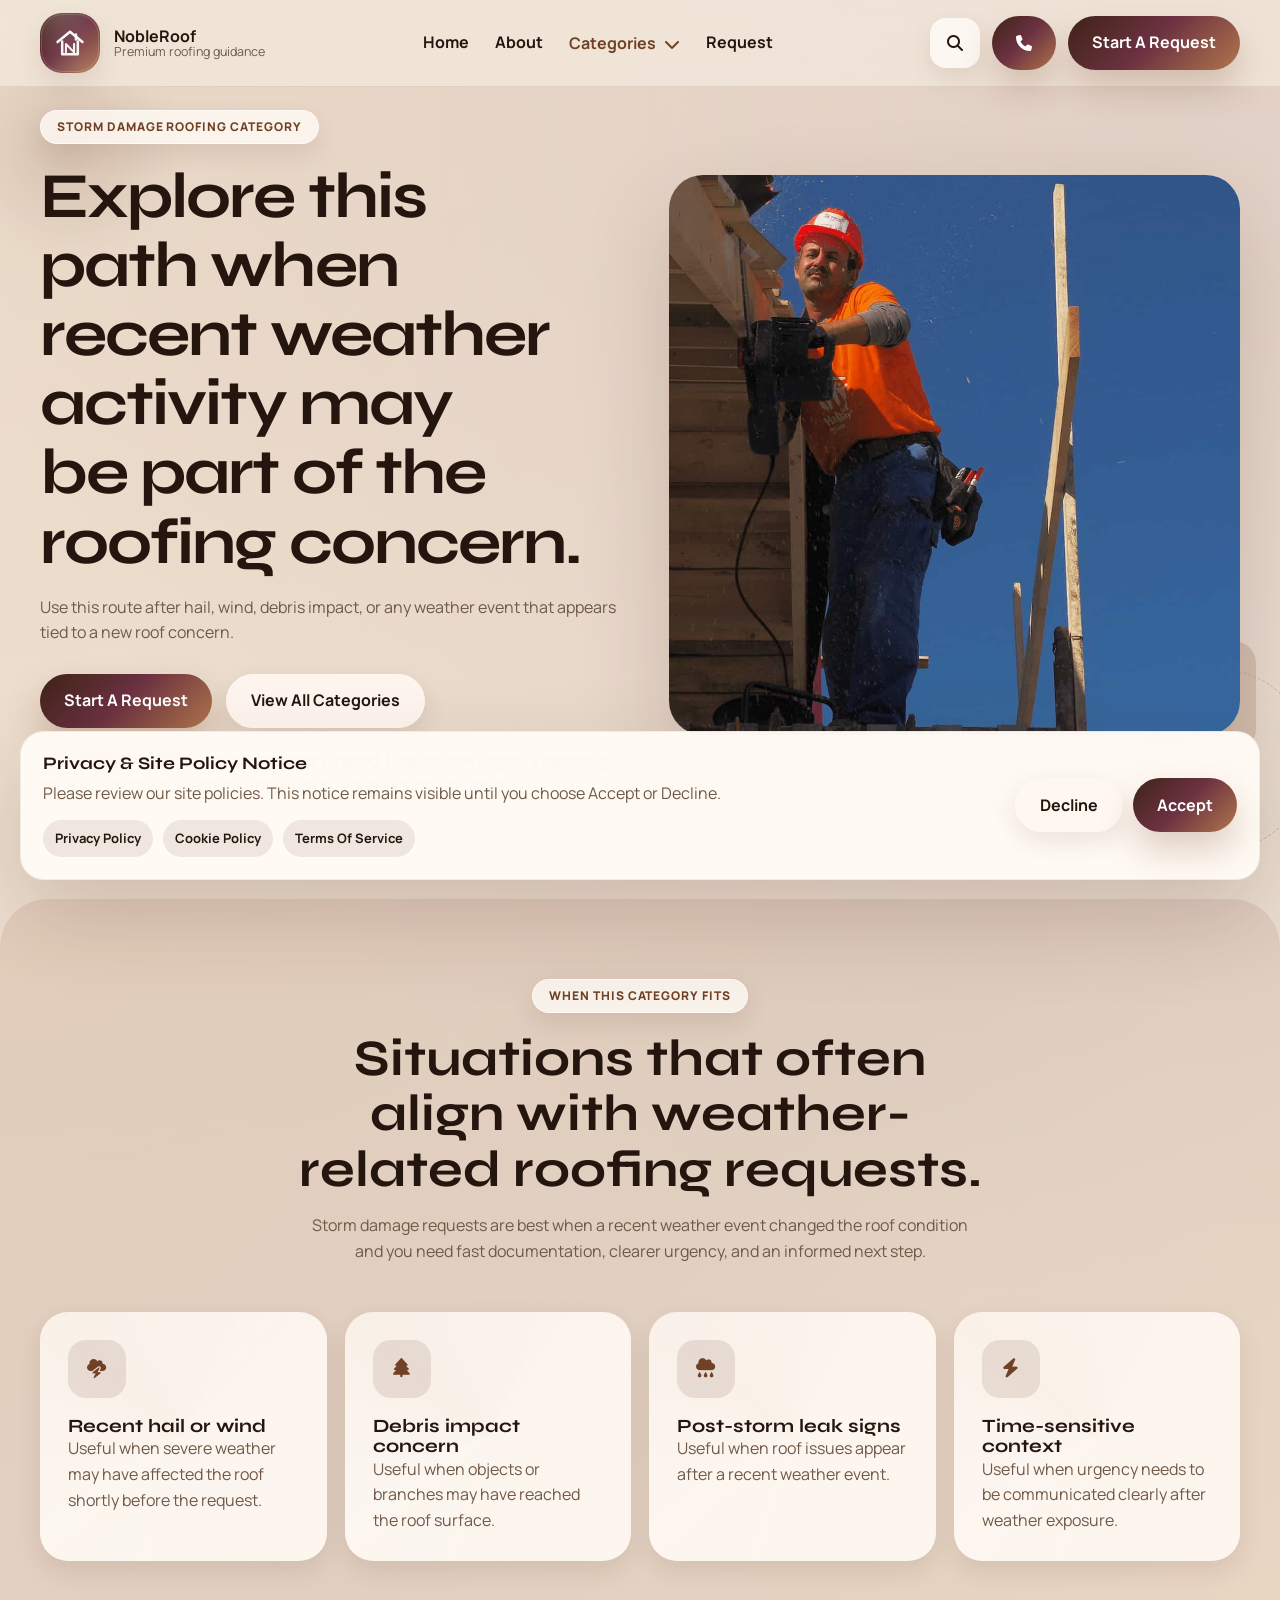
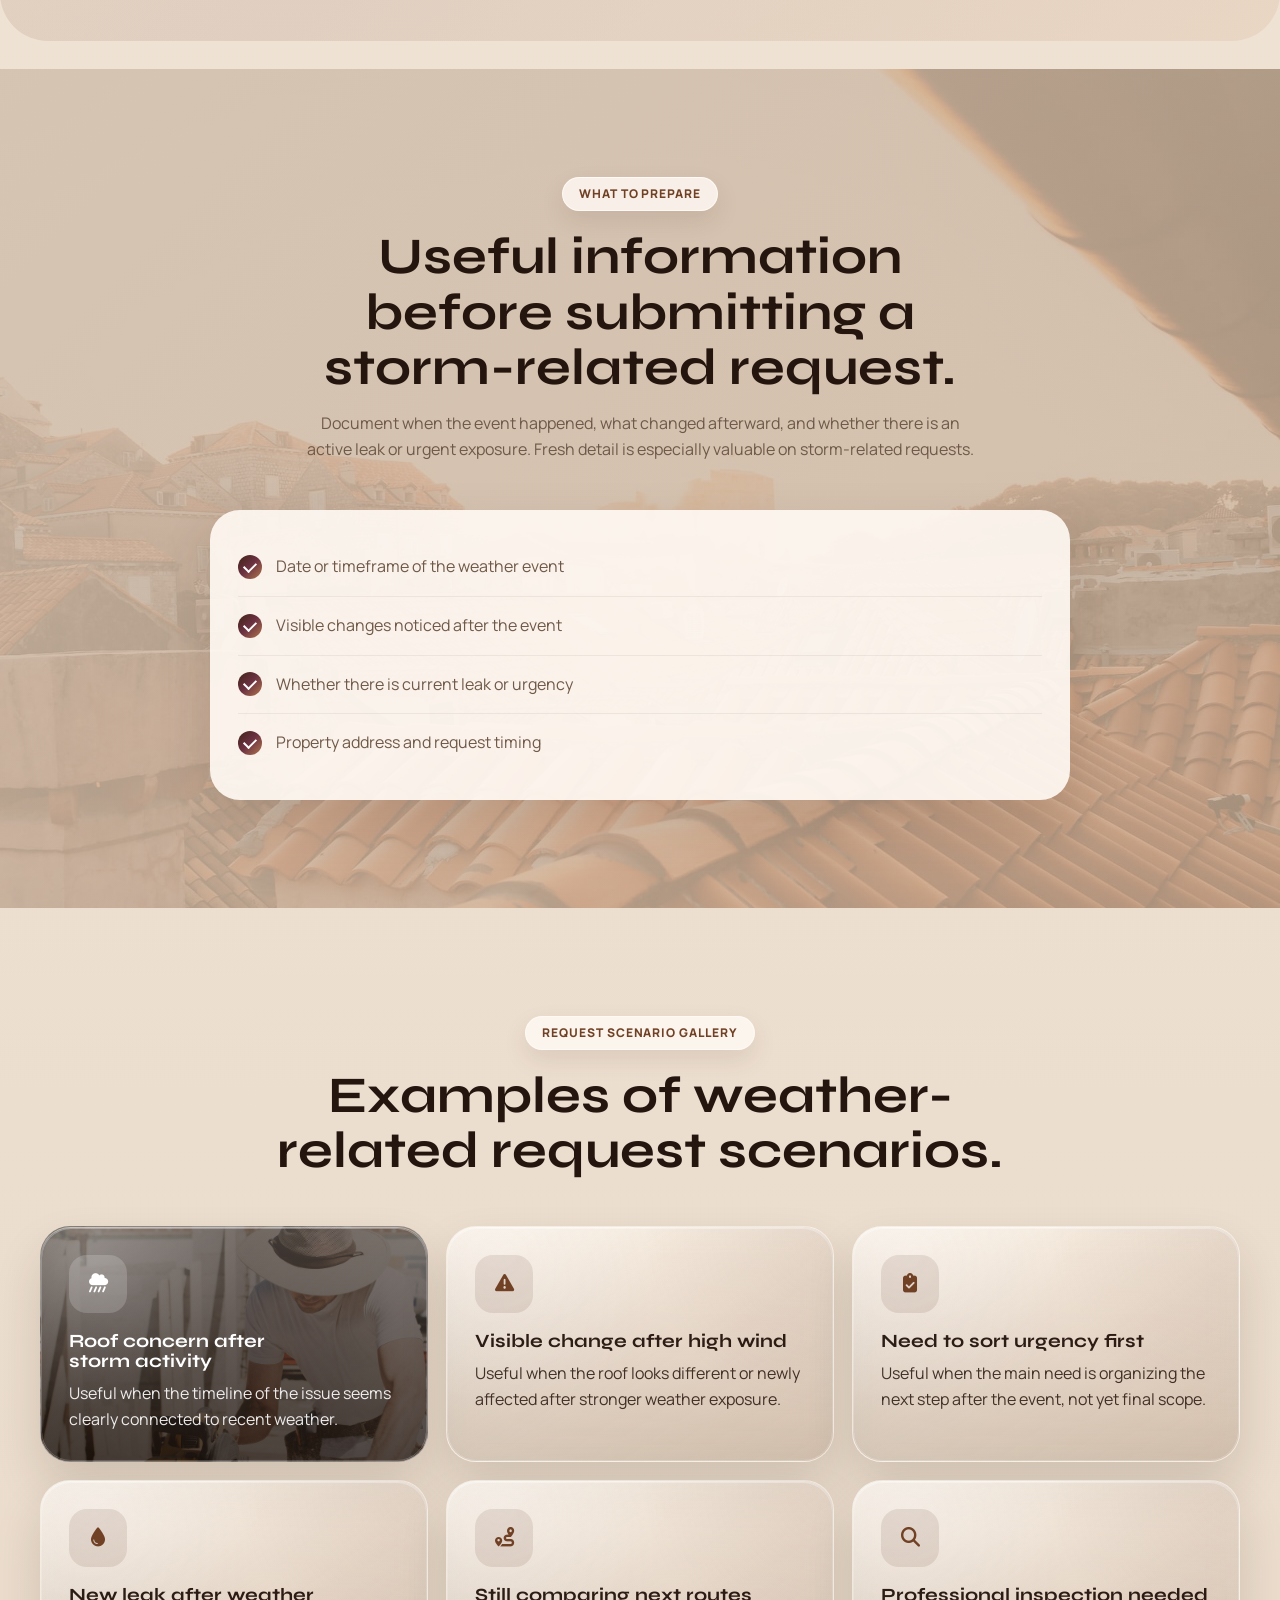
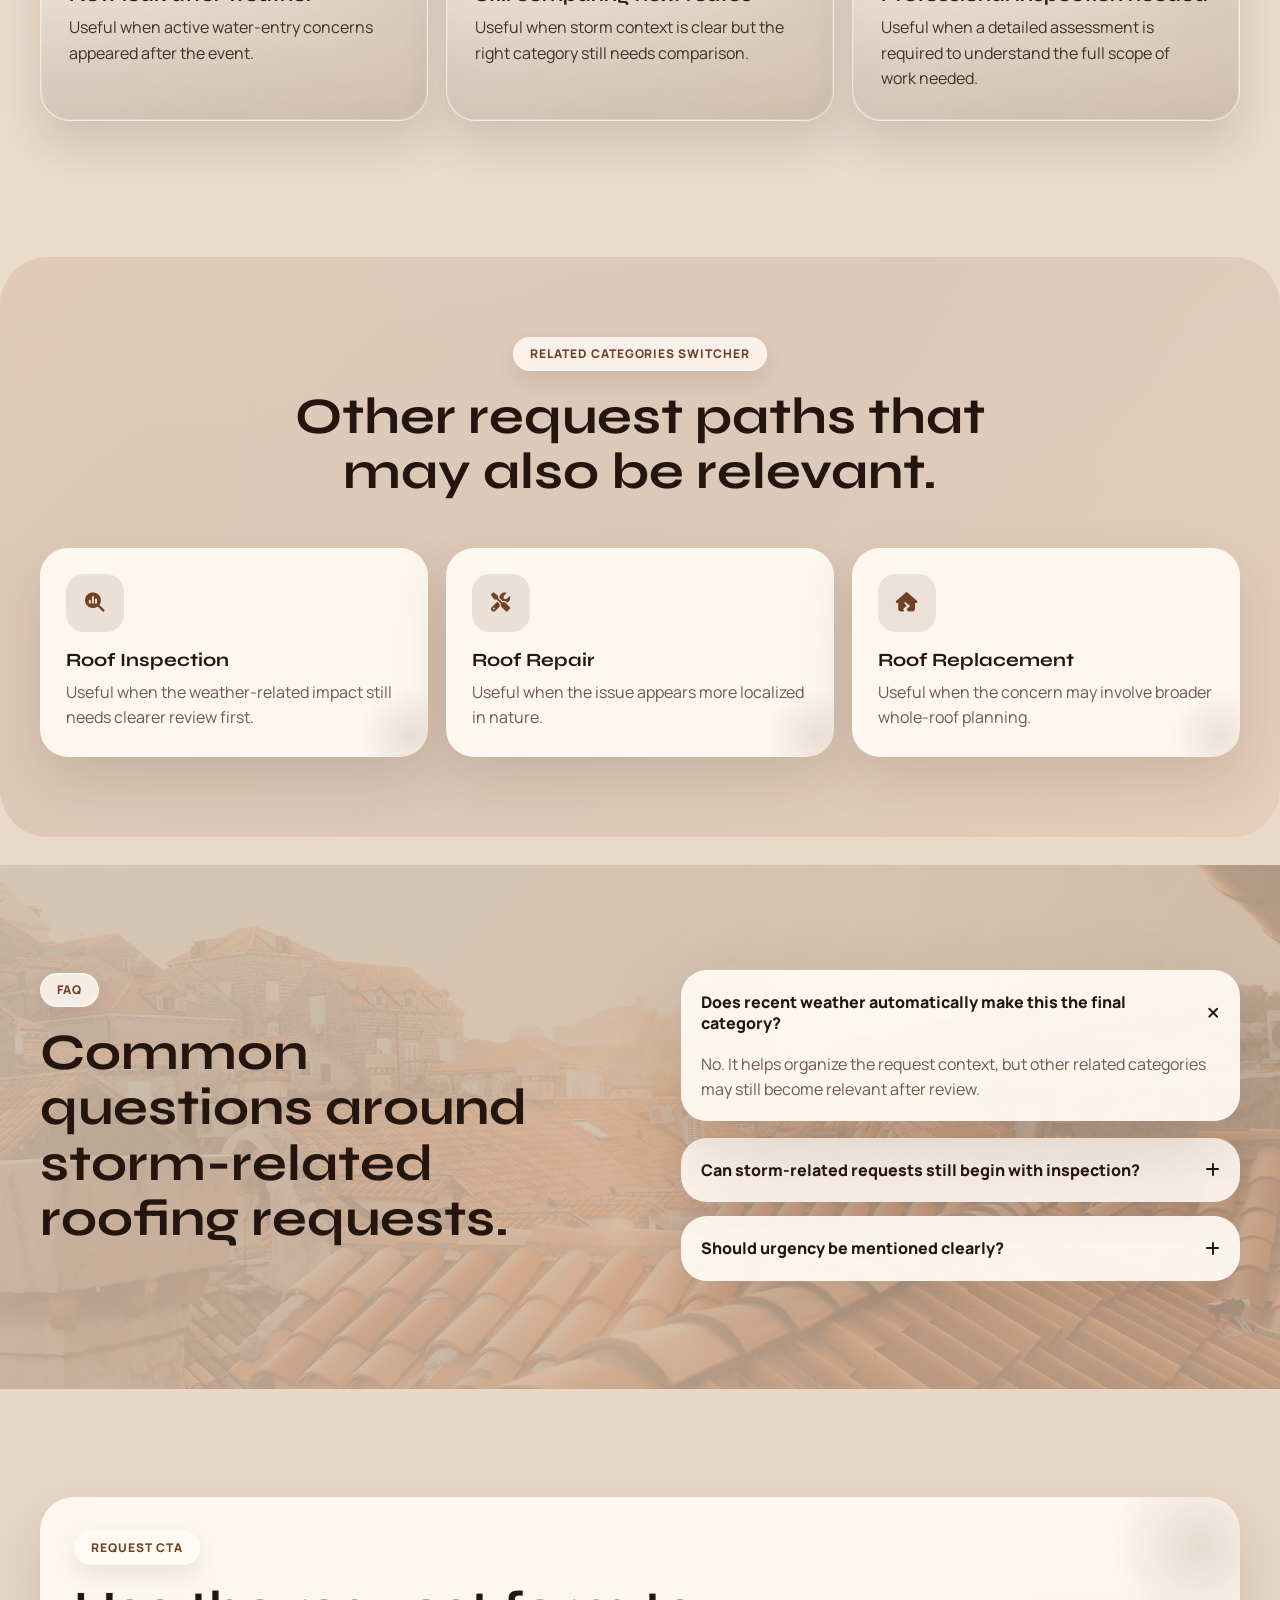
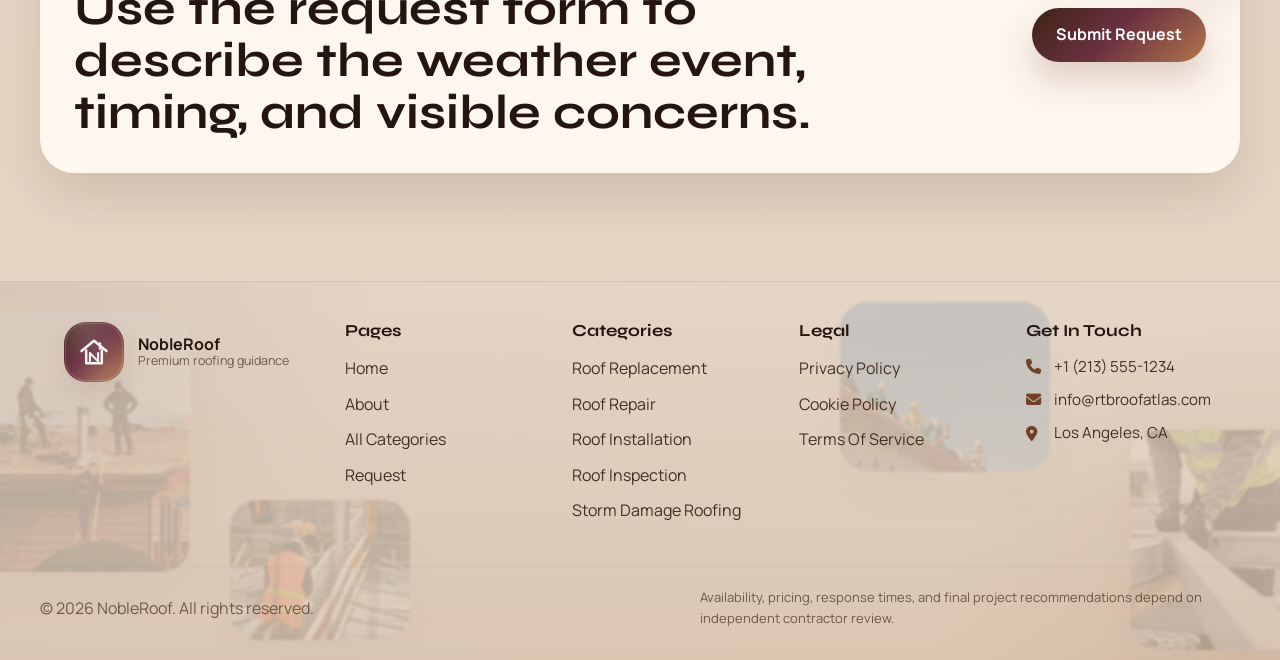
<file: storm-damage-roofing.html>
<!DOCTYPE html>
<html lang="en">

<head>
    <meta charset="UTF-8" />
    <meta name="viewport" content="width=device-width, initial-scale=1.0" />
    <title>Storm Damage Roofing | NobleRoof</title>
    <meta name="description"
        content="Explore the storm damage roofing request category on NobleRoof. Review when this path may apply, what to prepare, related categories, and next-step request options." />

    <link rel="icon" href="favicon.ico" sizes="any" />
    <link rel="icon" type="image/svg+xml" href="assets/images/global/favicon.svg" />
    <link rel="icon" type="image/png" sizes="32x32" href="assets/images/global/favicon-32x32.png" />
    <link rel="icon" type="image/png" sizes="16x16" href="assets/images/global/favicon-16x16.png" />
    <link rel="apple-touch-icon" sizes="180x180" href="assets/images/global/apple-touch-icon.png" />
    <link rel="manifest" href="assets/images/global/site.webmanifest" />
    <meta name="theme-color" content="#3F2316" />
    <link rel="preconnect" href="https://fonts.googleapis.com" />
    <link rel="preconnect" href="https://fonts.gstatic.com" crossorigin />
    <link
        href="https://fonts.googleapis.com/css2?family=Manrope:wght@400;500;600;700;800&family=Syne:wght@500;600;700;800&display=swap"
        rel="stylesheet" />
    <link rel="stylesheet" href="https://cdnjs.cloudflare.com/ajax/libs/font-awesome/6.5.2/css/all.min.css" />
    <link rel="stylesheet" href="https://unpkg.com/aos@2.3.1/dist/aos.css" />

    <link rel="stylesheet" href="assets/css/base.css" />
    <link rel="stylesheet" href="assets/css/global.css" />
    <link rel="stylesheet" href="assets/css/storm-damage-roofing.css" />
</head>

<body>
    <div class="site-progress"></div>
    <header class="site-header">
        <div class="container header-inner">
            <a href="index.html" class="logo"><span class="logo-mark"><img class="logo-mark__img" src="assets/images/global/logo-mark.svg" alt="" aria-hidden="true" /></span><span
                    class="logo-text"><strong>NobleRoof</strong><span>Premium roofing guidance</span></span></a>
            <nav class="desktop-nav">
                <a href="index.html" class="nav-link">Home</a>
                <a href="about.html" class="nav-link">About</a>
                <div class="nav-dropdown">
                    <button class="nav-link nav-dropdown-toggle active" type="button">Categories <i
                            class="fa-solid fa-chevron-down"></i></button>
                    <div class="nav-dropdown-menu">
                        <a href="services.html">All Categories</a>
                        <a href="roof-replacement.html">Roof Replacement</a>
                        <a href="roof-repair.html">Roof Repair</a>
                        <a href="roof-installation.html">Roof Installation</a>
                        <a href="roof-inspection.html">Roof Inspection</a>
                        <a href="storm-damage-roofing.html">Storm Damage Roofing</a>
                    </div>
                </div>
                <a href="contact.html" class="nav-link">Request</a>
            </nav>
            <div class="header-actions">
                <button class="search-toggle" type="button" aria-label="Open search"><i
                        class="fa-solid fa-magnifying-glass"></i></button>
                <a href="tel:+12135551234" class="btn btn-primary" type="button" aria-label="Call now"
                    title="Call Now"><i class="fa-solid fa-phone"></i></a>
                <a href="contact.html" class="btn btn-primary header-btn magnetic-btn">Start A Request</a>
                <button class="mobile-toggle" type="button"
                    aria-label="Open menu"><span></span><span></span><span></span></button>
            </div>
        </div>
    </header>

    <div class="mobile-menu">
        <div class="container mobile-menu-inner">
            <a href="index.html"><i class="fa-solid fa-home"></i> Home</a>
            <a href="about.html"><i class="fa-solid fa-circle-info"></i> About</a>
            <a href="services.html"><i class="fa-solid fa-compass-drafting"></i> All Categories</a>
            <a href="roof-replacement.html"><i class="fa-solid fa-house-crack"></i> Roof Replacement</a>
            <a href="roof-repair.html"><i class="fa-solid fa-droplet"></i> Roof Repair</a>
            <a href="roof-installation.html"><i class="fa-solid fa-layer-group"></i> Roof Installation</a>
            <a href="roof-inspection.html"><i class="fa-solid fa-magnifying-glass-chart"></i> Roof Inspection</a>
            <a href="storm-damage-roofing.html"><i class="fa-solid fa-cloud-bolt"></i> Storm Damage Roofing</a>
            <a href="contact.html#request-form"><i class="fa-solid fa-envelope"></i> Request</a>

            <div class="mobile-menu-footer">
                <div class="mobile-menu-contact">
                    <a href="tel:+12135551234"><i class="fa-solid fa-phone"></i> +1 (213) 555-1234</a>
                    <a href="mailto:info@rtbroofatlas.com"><i class="fa-solid fa-envelope"></i>
                        info@rtbroofatlas.com</a>
                    <p><i class="fa-solid fa-map-marker-alt"></i> Los Angeles, CA</p>
                </div>
            </div>
        </div>
    </div>

    <!-- Mobile floating call button -->
    <a href="tel:+12135551234" class="mobile-call-btn" aria-label="Call now" title="Call Now">
        <i class="fa-solid fa-phone"></i>
    </a>

    <main>
        <section class="service-hero section-padding parallax-section">
            <div class="container service-hero__grid">
                <div class="service-hero__content" data-aos="fade-up">
                    <span class="eyebrow">Storm Damage Roofing Category</span>
                    <h1>Explore this path when recent weather activity may be part of the roofing concern.</h1>
                    <p>
                        Use this route after hail, wind, debris impact, or any weather event that appears tied to a new
                        roof concern.
                    </p>
                    <div class="hero-actions">
                        <a href="contact.html" class="btn btn-primary magnetic-btn">Start A Request</a>
                        <a href="services.html" class="btn btn-secondary magnetic-btn">View All Categories</a>
                    </div>
                    <div>
                        <p>
                            This page is informational and category-based. Final review, urgency handling,
                            scope, and provider response depend on independent evaluation.
                        </p>
                    </div>
                </div>
                <div class="service-hero__visual" data-aos="fade-left">
                    <img src="assets/images/storm-damage-roofing/hero.jpg"
                        alt="Warm editorial storm-related roofing visual" />
                </div>
            </div>
        </section>

        <section class="section-padding section-soft-bg">
            <div class="container">
                <div class="section-head" data-aos="fade-up">
                    <span class="eyebrow">When This Category Fits</span>
                    <h2>Situations that often align with weather-related roofing requests.</h2>
                    <p>Storm damage requests are best when a recent weather event changed the roof condition and you
                        need fast documentation, clearer urgency, and an informed next step.</p>
                </div>
                <div class="cards-4">
                    <article class="info-card" data-aos="fade-up"><i class="fa-solid fa-cloud-bolt"></i>
                        <h3>Recent hail or wind</h3>
                        <p>Useful when severe weather may have affected the roof shortly before the request.</p>
                    </article>
                    <article class="info-card" data-aos="fade-up" data-aos-delay="80"><i class="fa-solid fa-tree"></i>
                        <h3>Debris impact concern</h3>
                        <p>Useful when objects or branches may have reached the roof surface.</p>
                    </article>
                    <article class="info-card" data-aos="fade-up" data-aos-delay="160"><i
                            class="fa-solid fa-cloud-rain"></i>
                        <h3>Post-storm leak signs</h3>
                        <p>Useful when roof issues appear after a recent weather event.</p>
                    </article>
                    <article class="info-card" data-aos="fade-up" data-aos-delay="240"><i class="fa-solid fa-bolt"></i>
                        <h3>Time-sensitive context</h3>
                        <p>Useful when urgency needs to be communicated clearly after weather exposure.</p>
                    </article>
                </div>
            </div>
        </section>

        <section class="section-padding section-bg-image parallax-section">
            <div class="container">
                <div class="section-head" data-aos="fade-up">
                    <span class="eyebrow">What To Prepare</span>
                    <h2>Useful information before submitting a storm-related request.</h2>
                    <p>Document when the event happened, what changed afterward, and whether there is an active leak or
                        urgent exposure. Fresh detail is especially valuable on storm-related requests.</p>
                </div>
                <div class="checklist-box" data-aos="fade-up">
                    <div class="checklist-item"><span></span>
                        <p>Date or timeframe of the weather event</p>
                    </div>
                    <div class="checklist-item"><span></span>
                        <p>Visible changes noticed after the event</p>
                    </div>
                    <div class="checklist-item"><span></span>
                        <p>Whether there is current leak or urgency</p>
                    </div>
                    <div class="checklist-item"><span></span>
                        <p>Property address and request timing</p>
                    </div>
                </div>
            </div>
        </section>

        <section class="section-padding">
            <div class="container">
                <div class="section-head" data-aos="fade-up">
                    <span class="eyebrow">Request Scenario Gallery</span>
                    <h2>Examples of weather-related request scenarios.</h2>
                </div>
                <div class="scenario-gallery">
                    <article class="scenario-card scenario-card--large" data-aos="fade-up"><i
                            class="fa-solid fa-cloud-showers-heavy"></i>
                        <h3>Roof concern after storm activity</h3>
                        <p>Useful when the timeline of the issue seems clearly connected to recent weather.</p>
                    </article>
                    <article class="scenario-card" data-aos="fade-up" data-aos-delay="80"><i
                            class="fa-solid fa-triangle-exclamation"></i>
                        <h3>Visible change after high wind</h3>
                        <p>Useful when the roof looks different or newly affected after stronger weather exposure.</p>
                    </article>
                    <article class="scenario-card" data-aos="fade-up" data-aos-delay="140"><i
                            class="fa-solid fa-clipboard-check"></i>
                        <h3>Need to sort urgency first</h3>
                        <p>Useful when the main need is organizing the next step after the event, not yet final scope.
                        </p>
                    </article>
                    <article class="scenario-card" data-aos="fade-up" data-aos-delay="200"><i
                            class="fa-solid fa-droplet"></i>
                        <h3>New leak after weather</h3>
                        <p>Useful when active water-entry concerns appeared after the event.</p>
                    </article>
                    <article class="scenario-card" data-aos="fade-up" data-aos-delay="260"><i
                            class="fa-solid fa-route"></i>
                        <h3>Still comparing next routes</h3>
                        <p>Useful when storm context is clear but the right category still needs comparison.</p>
                    </article>
                    <article class="scenario-card" data-aos="fade-up" data-aos-delay="320"><i
                            class="fa-solid fa-magnifying-glass"></i>
                        <h3>Professional inspection needed</h3>
                        <p>Useful when a detailed assessment is required to understand the full scope of work needed.
                        </p>
                    </article>
                </div>
            </div>
        </section>

        <section class="section-padding section-soft-bg">
            <div class="container">
                <div class="section-head" data-aos="fade-up">
                    <span class="eyebrow">Related Categories Switcher</span>
                    <h2>Other request paths that may also be relevant.</h2>
                </div>
                <div class="switcher-grid">
                    <a href="roof-inspection.html" class="switcher-card" data-aos="fade-up"><i
                            class="fa-solid fa-magnifying-glass-chart"></i>
                        <h3>Roof Inspection</h3>
                        <p>Useful when the weather-related impact still needs clearer review first.</p>
                    </a>
                    <a href="roof-repair.html" class="switcher-card" data-aos="fade-up" data-aos-delay="80"><i
                            class="fa-solid fa-screwdriver-wrench"></i>
                        <h3>Roof Repair</h3>
                        <p>Useful when the issue appears more localized in nature.</p>
                    </a>
                    <a href="roof-replacement.html" class="switcher-card" data-aos="fade-up" data-aos-delay="160"><i
                            class="fa-solid fa-house-crack"></i>
                        <h3>Roof Replacement</h3>
                        <p>Useful when the concern may involve broader whole-roof planning.</p>
                    </a>
                </div>
            </div>
        </section>

        <section class="faq section-padding section-bg-image">
            <div class="container section-grid faq-grid">
                <div class="section-copy" data-aos="fade-right">
                    <span class="eyebrow">FAQ</span>
                    <h2>Common questions around storm-related roofing requests.</h2>
                </div>
                <div class="faq-list" data-aos="fade-left">
                    <div class="faq-item active">
                        <button class="faq-question" type="button">Does recent weather automatically make this the final
                            category?<i class="fa-solid fa-plus"></i></button>
                        <div class="faq-answer">
                            <p>No. It helps organize the request context, but other related categories may still become
                                relevant after review.</p>
                        </div>
                    </div>
                    <div class="faq-item">
                        <button class="faq-question" type="button">Can storm-related requests still begin with
                            inspection?<i class="fa-solid fa-plus"></i></button>
                        <div class="faq-answer">
                            <p>Yes. Inspection may still be an important first step when the scale of the issue is
                                unclear.</p>
                        </div>
                    </div>
                    <div class="faq-item">
                        <button class="faq-question" type="button">Should urgency be mentioned clearly?<i
                                class="fa-solid fa-plus"></i></button>
                        <div class="faq-answer">
                            <p>Yes. Time sensitivity and active water-entry concerns are useful details to include in
                                the request context.</p>
                        </div>
                    </div>
                </div>
            </div>
        </section>

        <section class="service-cta section-padding">
            <div class="container cta-box" data-aos="fade-up">
                <div>
                    <span class="eyebrow">Request CTA</span>
                    <h2>Use the request form to describe the weather event, timing, and visible concerns.</h2>
                </div>
                <a href="contact.html" class="btn btn-primary magnetic-btn">Submit Request</a>
            </div>
        </section>
    </main>

    <footer class="site-footer">
        <div class="container footer-grid">
            <div class="footer-section footer-brand">
                <a href="index.html" class="logo footer-logo">
                    <span class="logo-mark"><img class="logo-mark__img" src="assets/images/global/logo-mark.svg" alt="" aria-hidden="true" /></span>
                    <span class="logo-text">
                        <strong>NobleRoof</strong>
                        <span>Premium roofing guidance</span>
                    </span>
	                </a>
	            </div>

            <div class="footer-section">
                <h4>Pages</h4>
                <ul>
                    <li><a href="index.html">Home</a></li>
                    <li><a href="about.html">About</a></li>
                    <li><a href="services.html">All Categories</a></li>
                    <li><a href="contact.html">Request</a></li>
                </ul>
            </div>

            <div class="footer-section">
                <h4>Categories</h4>
                <ul>
                    <li><a href="roof-replacement.html">Roof Replacement</a></li>
                    <li><a href="roof-repair.html">Roof Repair</a></li>
                    <li><a href="roof-installation.html">Roof Installation</a></li>
                    <li><a href="roof-inspection.html">Roof Inspection</a></li>
                    <li><a href="storm-damage-roofing.html">Storm Damage Roofing</a></li>
                </ul>
            </div>

            <div class="footer-section">
                <h4>Legal</h4>
                <ul>
                    <li><a href="privacy-policy.html">Privacy Policy</a></li>
                    <li><a href="cookie-policy.html">Cookie Policy</a></li>
                    <li><a href="terms-of-service.html">Terms Of Service</a></li>
                </ul>
            </div>

            <div class="footer-section footer-contact">
                <h4>Get In Touch</h4>
                <div class="footer-contact-info">
                    <a href="tel:+12135551234" class="contact-link">
                        <i class="fa-solid fa-phone"></i>
                        <span>+1 (213) 555-1234</span>
                    </a>
                    <a href="mailto:info@rtbroofatlas.com" class="contact-link">
                        <i class="fa-solid fa-envelope"></i>
                        <span>info@rtbroofatlas.com</span>
                    </a>
                    <div class="contact-link">
                        <i class="fa-solid fa-map-marker-alt"></i>
                        <span>Los Angeles, CA</span>
                    </div>
                </div>
            </div>
        </div>

        <div class="container footer-bottom">
            <p>© 2026 NobleRoof. All rights reserved.</p>
            <p class="footer-meta-note">Availability, pricing, response times, and final project recommendations depend on independent contractor review.</p>
        </div>
        <div class="footer-floating-bg">
            <div class="footer-floating-bg__img footer-floating-bg__img--one">
                <img src="assets/images/home/hero-main.jpg" alt="Roof background visual" />
            </div>
            <div class="footer-floating-bg__img footer-floating-bg__img--two">
                <img src="assets/images/roof-repair/service-main.jpg" alt="Roof background visual" />
            </div>
            <div class="footer-floating-bg__img footer-floating-bg__img--three">
                <img src="assets/images/roof-inspection/service-main.jpg" alt="Roof background visual" />
            </div>
            <div class="footer-floating-bg__img footer-floating-bg__img--four">
                <img src="assets/images/storm-damage-roofing/service-main.jpg" alt="Roof background visual" />
            </div>
        </div>
    </footer>

    <div class="cookie-banner" id="cookieBanner">
        <div class="cookie-banner__inner">
            <div class="cookie-banner__text">
                <h4>Privacy & Site Policy Notice</h4>
                <p>Please review our site policies. This notice remains visible until you choose Accept or Decline.</p>
                <div class="cookie-links"><a href="privacy-policy.html">Privacy Policy</a><a
                        href="cookie-policy.html">Cookie Policy</a><a href="terms-of-service.html">Terms Of Service</a>
                </div>
            </div>
            <div class="cookie-banner__actions"><button class="btn btn-secondary" id="declineCookies"
                    type="button">Decline</button><button class="btn btn-primary" id="acceptCookies"
                    type="button">Accept</button></div>
        </div>
    </div>


    <script src="https://unpkg.com/aos@2.3.1/dist/aos.js"></script>
    <script src="assets/js/main.js"></script>
</body>

</html>
</file>
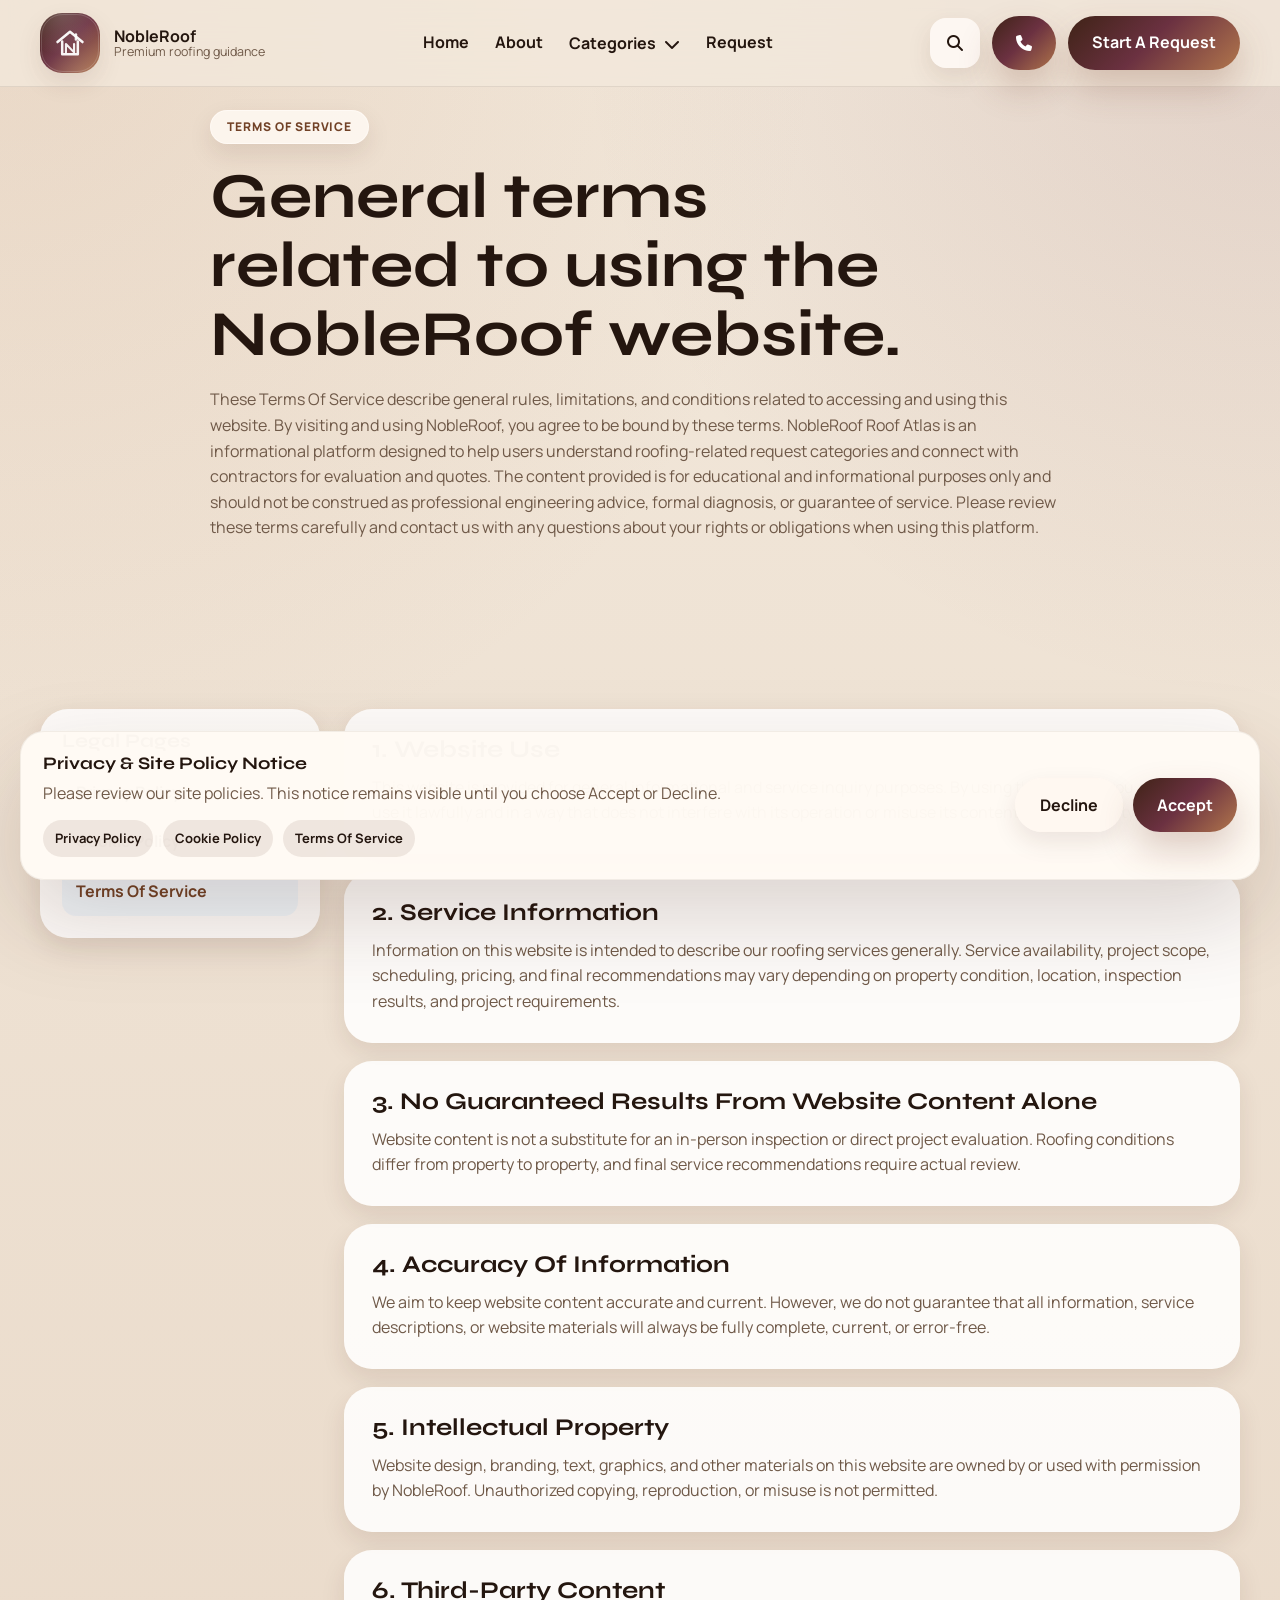
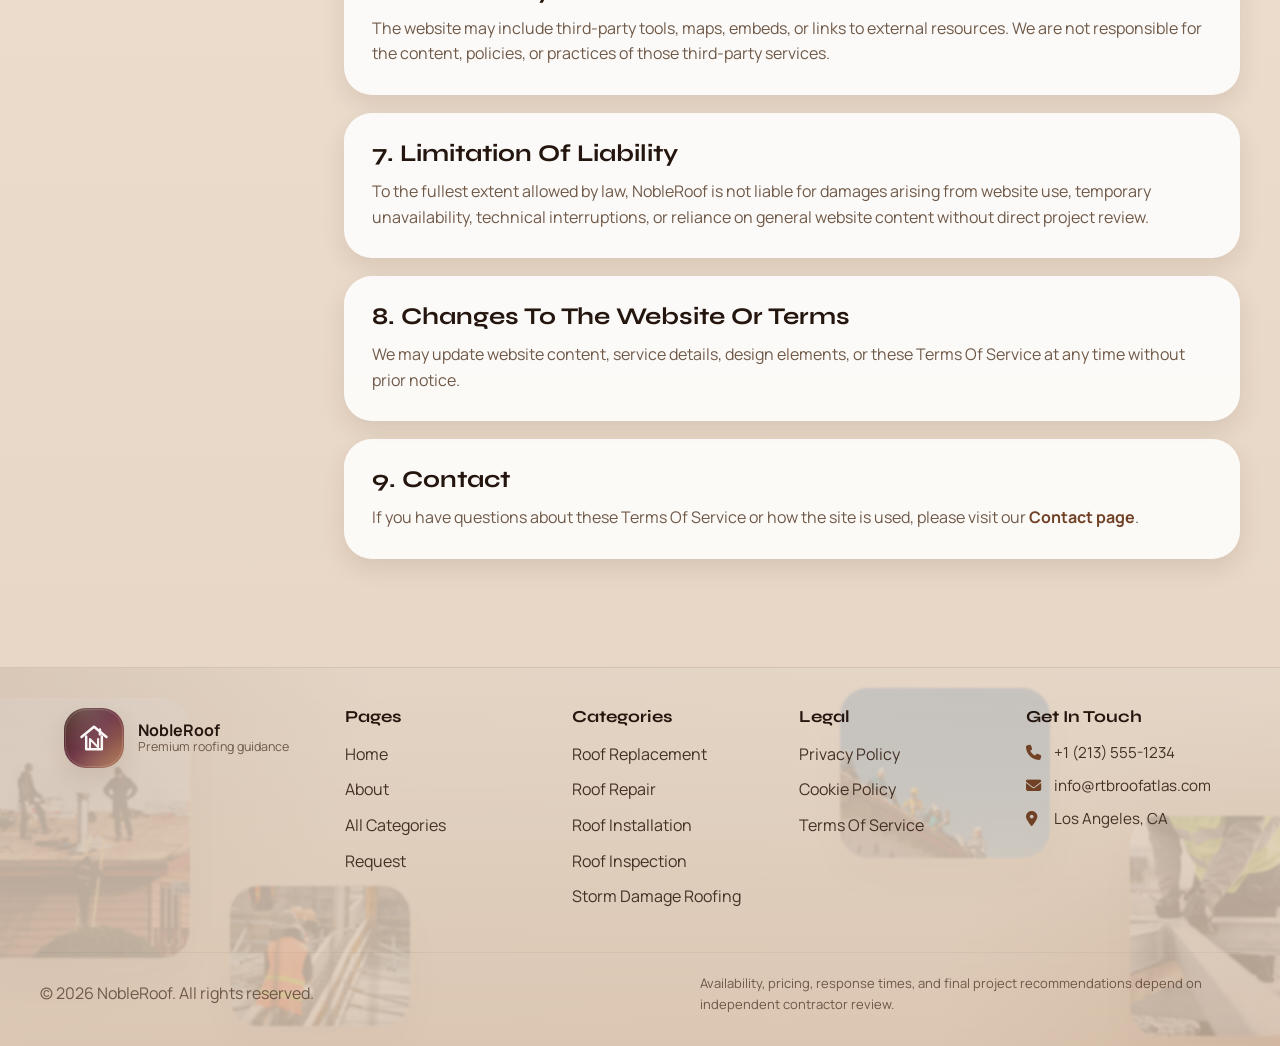
<file: terms-of-service.html>
<!DOCTYPE html>
<html lang="en">

<head>
    <meta charset="UTF-8" />
    <meta name="viewport" content="width=device-width, initial-scale=1.0" />
    <title>Terms Of Service | NobleRoof</title>
    <meta name="description"
        content="Read the NobleRoof Terms Of Service and understand the general rules, limitations, and conditions related to using this website." />

    <link rel="icon" href="favicon.ico" sizes="any" />
    <link rel="icon" type="image/svg+xml" href="assets/images/global/favicon.svg" />
    <link rel="icon" type="image/png" sizes="32x32" href="assets/images/global/favicon-32x32.png" />
    <link rel="icon" type="image/png" sizes="16x16" href="assets/images/global/favicon-16x16.png" />
    <link rel="apple-touch-icon" sizes="180x180" href="assets/images/global/apple-touch-icon.png" />
    <link rel="manifest" href="assets/images/global/site.webmanifest" />
    <meta name="theme-color" content="#3F2316" />
    <link rel="preconnect" href="https://fonts.googleapis.com" />
    <link rel="preconnect" href="https://fonts.gstatic.com" crossorigin />
    <link
        href="https://fonts.googleapis.com/css2?family=Manrope:wght@400;500;600;700;800&family=Syne:wght@500;600;700;800&display=swap"
        rel="stylesheet" />
    <link rel="stylesheet" href="https://cdnjs.cloudflare.com/ajax/libs/font-awesome/6.5.2/css/all.min.css" />
    <link rel="stylesheet" href="https://unpkg.com/aos@2.3.1/dist/aos.css" />

    <link rel="stylesheet" href="assets/css/base.css" />
    <link rel="stylesheet" href="assets/css/global.css" />
    <link rel="stylesheet" href="assets/css/terms.css" />
</head>

<body>
    <div class="site-progress"></div>

    <header class="site-header">
        <div class="container header-inner">
            <a href="index.html" class="logo">
                <span class="logo-mark"><img class="logo-mark__img" src="assets/images/global/logo-mark.svg" alt="" aria-hidden="true" /></span>
                <span class="logo-text">
                    <strong>NobleRoof</strong>
                    <span>Premium roofing guidance</span>
                </span>
            </a>

            <nav class="desktop-nav">
                <a href="index.html" class="nav-link">Home</a>
                <a href="about.html" class="nav-link">About</a>
                <div class="nav-dropdown">
                    <button class="nav-link nav-dropdown-toggle" type="button">
                        Categories <i class="fa-solid fa-chevron-down"></i>
                    </button>
                    <div class="nav-dropdown-menu">
                        <a href="services.html">All Categories</a>
                        <a href="roof-replacement.html">Roof Replacement</a>
                        <a href="roof-repair.html">Roof Repair</a>
                        <a href="roof-installation.html">Roof Installation</a>
                        <a href="roof-inspection.html">Roof Inspection</a>
                        <a href="storm-damage-roofing.html">Storm Damage Roofing</a>
                    </div>
                </div>
                <a href="contact.html" class="nav-link">Request</a>
            </nav>

            <div class="header-actions">
                <button class="search-toggle" type="button" aria-label="Open search">
                    <i class="fa-solid fa-magnifying-glass"></i>
                </button>
                <a href="tel:+12135551234" class="btn btn-primary" type="button" aria-label="Call now" title="Call Now">
                    <i class="fa-solid fa-phone"></i>
                </a>
                <a href="contact.html" class="btn btn-primary header-btn magnetic-btn">Start A Request</a>
                <button class="mobile-toggle" type="button" aria-label="Open menu">
                    <span></span><span></span><span></span>
                </button>
            </div>
        </div>
    </header>

    <div class="mobile-menu">
        <div class="container mobile-menu-inner">
            <a href="index.html"><i class="fa-solid fa-home"></i> Home</a>
            <a href="about.html"><i class="fa-solid fa-circle-info"></i> About</a>
            <a href="services.html"><i class="fa-solid fa-compass-drafting"></i> All Categories</a>
            <a href="roof-replacement.html"><i class="fa-solid fa-house-crack"></i> Roof Replacement</a>
            <a href="roof-repair.html"><i class="fa-solid fa-droplet"></i> Roof Repair</a>
            <a href="roof-installation.html"><i class="fa-solid fa-layer-group"></i> Roof Installation</a>
            <a href="roof-inspection.html"><i class="fa-solid fa-magnifying-glass-chart"></i> Roof Inspection</a>
            <a href="storm-damage-roofing.html"><i class="fa-solid fa-cloud-bolt"></i> Storm Damage Roofing</a>
            <a href="contact.html#request-form"><i class="fa-solid fa-envelope"></i> Request</a>

            <div class="mobile-menu-footer">
                <div class="mobile-menu-contact">
                    <a href="tel:+12135551234"><i class="fa-solid fa-phone"></i> +1 (213) 555-1234</a>
                    <a href="mailto:info@rtbroofatlas.com"><i class="fa-solid fa-envelope"></i>
                        info@rtbroofatlas.com</a>
                    <p><i class="fa-solid fa-map-marker-alt"></i> Los Angeles, CA</p>
                </div>
            </div>
        </div>
    </div>

    <div class="search-panel">
        <div class="search-panel__overlay"></div>
        <div class="search-panel__inner">
            <button class="search-close" type="button" aria-label="Close search">
                <i class="fa-solid fa-xmark"></i>
            </button>
            <h3>Search NobleRoof</h3>
            <p>Explore categories, planning pages, request steps, and legal information.</p>
            <div class="site-search">
                <input type="text" id="siteSearchInput" placeholder="Search pages or categories..." />
                <button type="button" id="siteSearchButton">
                    <i class="fa-solid fa-magnifying-glass"></i>
                </button>
            </div>
            <div class="site-search__quick-links">
                <a href="services.html">All Categories</a>
                <a href="roof-replacement.html">Replacement</a>
                <a href="roof-repair.html">Repair</a>
                <a href="roof-inspection.html">Inspection</a>
                <a href="contact.html">Request</a>
            </div>
            <div id="siteSearchResults" class="site-search-results"></div>
        </div>
    </div>

    <!-- Mobile floating call button -->
    <a href="tel:+12135551234" class="mobile-call-btn" aria-label="Call now" title="Call Now">
        <i class="fa-solid fa-phone"></i>
    </a>

    <main>
        <section class="legal-hero section-padding">
            <div class="container legal-hero__inner">
                <span class="eyebrow">Terms Of Service</span>
                <h1>General terms related to using the NobleRoof website.</h1>
                <p>
                    These Terms Of Service describe general rules, limitations, and conditions related to accessing and
                    using this website. By visiting and using NobleRoof, you agree to be bound by these terms. NobleRoof
                    Roof Atlas is an informational platform designed to help users understand roofing-related request
                    categories and connect with contractors for evaluation and quotes. The content provided is for
                    educational and informational purposes only and should not be construed as professional engineering
                    advice, formal diagnosis, or guarantee of service. Please review these terms carefully and contact
                    us with any questions about your rights or obligations when using this platform.
                </p>
            </div>
        </section>

        <section class="legal-content section-padding">
            <div class="container legal-layout">
                <aside class="legal-sidebar" data-aos="fade-right">
                    <h3>Legal Pages</h3>
                    <a href="privacy-policy.html">Privacy Policy</a>
                    <a href="cookie-policy.html">Cookie Policy</a>
                    <a class="active" href="terms-of-service.html">Terms Of Service</a>
                </aside>

                <div class="legal-article" data-aos="fade-left">
                    <article class="legal-card">
                        <h2>1. Website Use</h2>
                        <p>
                            This website is provided for general informational and service inquiry purposes.
                            By using the website, you agree to use it lawfully and in a way that does not interfere
                            with its operation or misuse its content or functionality.
                        </p>
                    </article>

                    <article class="legal-card">
                        <h2>2. Service Information</h2>
                        <p>
                            Information on this website is intended to describe our roofing services generally.
                            Service availability, project scope, scheduling, pricing, and final recommendations
                            may vary depending on property condition, location, inspection results, and project
                            requirements.
                        </p>
                    </article>

                    <article class="legal-card">
                        <h2>3. No Guaranteed Results From Website Content Alone</h2>
                        <p>
                            Website content is not a substitute for an in-person inspection or direct project
                            evaluation.
                            Roofing conditions differ from property to property, and final service recommendations
                            require actual review.
                        </p>
                    </article>

                    <article class="legal-card">
                        <h2>4. Accuracy Of Information</h2>
                        <p>
                            We aim to keep website content accurate and current. However, we do not guarantee that all
                            information,
                            service descriptions, or website materials will always be fully complete, current, or
                            error-free.
                        </p>
                    </article>

                    <article class="legal-card">
                        <h2>5. Intellectual Property</h2>
                        <p>
                            Website design, branding, text, graphics, and other materials on this website are owned by
                            or used with permission by NobleRoof.
                            Unauthorized copying, reproduction, or misuse is not permitted.
                        </p>
                    </article>

                    <article class="legal-card">
                        <h2>6. Third-Party Content</h2>
                        <p>
                            The website may include third-party tools, maps, embeds, or links to external resources.
                            We are not responsible for the content, policies, or practices of those third-party
                            services.
                        </p>
                    </article>

                    <article class="legal-card">
                        <h2>7. Limitation Of Liability</h2>
                        <p>
                            To the fullest extent allowed by law, NobleRoof is not liable for damages arising
                            from website use,
                            temporary unavailability, technical interruptions, or reliance on general website content
                            without direct project review.
                        </p>
                    </article>

                    <article class="legal-card">
                        <h2>8. Changes To The Website Or Terms</h2>
                        <p>
                            We may update website content, service details, design elements, or these Terms Of Service
                            at any time without prior notice.
                        </p>
                    </article>

                    <article class="legal-card">
                        <h2>9. Contact</h2>
                        <p>
                            If you have questions about these Terms Of Service or how the site is used,
                            please visit our <a href="contact.html">Contact page</a>.
                        </p>
                    </article>
                </div>
            </div>
        </section>
    </main>

    <footer class="site-footer">
        <div class="container footer-grid">
            <div class="footer-section footer-brand">
                <a href="index.html" class="logo footer-logo">
                    <span class="logo-mark"><img class="logo-mark__img" src="assets/images/global/logo-mark.svg" alt="" aria-hidden="true" /></span>
                    <span class="logo-text">
                        <strong>NobleRoof</strong>
                        <span>Premium roofing guidance</span>
                    </span>
	                </a>
	            </div>

            <div class="footer-section">
                <h4>Pages</h4>
                <ul>
                    <li><a href="index.html">Home</a></li>
                    <li><a href="about.html">About</a></li>
                    <li><a href="services.html">All Categories</a></li>
                    <li><a href="contact.html">Request</a></li>
                </ul>
            </div>

            <div class="footer-section">
                <h4>Categories</h4>
                <ul>
                    <li><a href="roof-replacement.html">Roof Replacement</a></li>
                    <li><a href="roof-repair.html">Roof Repair</a></li>
                    <li><a href="roof-installation.html">Roof Installation</a></li>
                    <li><a href="roof-inspection.html">Roof Inspection</a></li>
                    <li><a href="storm-damage-roofing.html">Storm Damage Roofing</a></li>
                </ul>
            </div>

            <div class="footer-section">
                <h4>Legal</h4>
                <ul>
                    <li><a href="privacy-policy.html">Privacy Policy</a></li>
                    <li><a href="cookie-policy.html">Cookie Policy</a></li>
                    <li><a href="terms-of-service.html">Terms Of Service</a></li>
                </ul>
            </div>

            <div class="footer-section footer-contact">
                <h4>Get In Touch</h4>
                <div class="footer-contact-info">
                    <a href="tel:+12135551234" class="contact-link">
                        <i class="fa-solid fa-phone"></i>
                        <span>+1 (213) 555-1234</span>
                    </a>
                    <a href="mailto:info@rtbroofatlas.com" class="contact-link">
                        <i class="fa-solid fa-envelope"></i>
                        <span>info@rtbroofatlas.com</span>
                    </a>
                    <div class="contact-link">
                        <i class="fa-solid fa-map-marker-alt"></i>
                        <span>Los Angeles, CA</span>
                    </div>
                </div>
            </div>
        </div>

        <div class="container footer-bottom">
            <p>© 2026 NobleRoof. All rights reserved.</p>
            <p class="footer-meta-note">Availability, pricing, response times, and final project recommendations depend on independent contractor review.</p>
        </div>
        <div class="footer-floating-bg">
            <div class="footer-floating-bg__img footer-floating-bg__img--one">
                <img src="assets/images/home/hero-main.jpg" alt="Roof background visual" />
            </div>
            <div class="footer-floating-bg__img footer-floating-bg__img--two">
                <img src="assets/images/roof-repair/service-main.jpg" alt="Roof background visual" />
            </div>
            <div class="footer-floating-bg__img footer-floating-bg__img--three">
                <img src="assets/images/roof-inspection/service-main.jpg" alt="Roof background visual" />
            </div>
            <div class="footer-floating-bg__img footer-floating-bg__img--four">
                <img src="assets/images/storm-damage-roofing/service-main.jpg" alt="Roof background visual" />
            </div>
        </div>
    </footer>

    <div class="cookie-banner" id="cookieBanner">
        <div class="cookie-banner__inner">
            <div class="cookie-banner__text">
                <h4>Privacy & Site Policy Notice</h4>
                <p>
                    Please review our site policies. This notice remains visible until you choose Accept or Decline.
                </p>
                <div class="cookie-links">
                    <a href="privacy-policy.html">Privacy Policy</a>
                    <a href="cookie-policy.html">Cookie Policy</a>
                    <a href="terms-of-service.html">Terms Of Service</a>
                </div>
            </div>
            <div class="cookie-banner__actions">
                <button class="btn btn-secondary" id="declineCookies" type="button">Decline</button>
                <button class="btn btn-primary" id="acceptCookies" type="button">Accept</button>
            </div>
        </div>
    </div>

    <script src="https://unpkg.com/aos@2.3.1/dist/aos.js"></script>
    <script src="assets/js/main.js"></script>
</body>

</html>
</file>
<file: assets/css/base.css>
:root {
    --color-white: #f7f2ea;
    --color-text: #433126;
    --color-text-soft: #6f5948;
    --color-title: #24160f;

    --color-primary: #4f2a16;
    --color-primary-2: #714126;
    --color-primary-3: #8a4631;
    --color-accent: #c88d63;
    --color-accent-soft: #e5b07f;
    --color-brown-soft: #8b5a3c;
    --color-burgundy: #6d3140;
    --color-burgundy-light: #935564;

    --color-surface: rgba(239, 229, 215, 0.88);
    --color-surface-strong: #ead9c8;
    --color-border: rgba(80, 58, 42, 0.12);
    --gradient-main: linear-gradient(135deg, #3f2316 0%, #6b3141 48%, #b1764c 100%);
    --gradient-soft: linear-gradient(135deg,
            rgba(166, 106, 75, 0.15),
            rgba(123, 72, 56, 0.12),
            rgba(204, 149, 109, 0.16));

    --shadow-sm: 0 10px 24px rgba(66, 34, 23, 0.10);
    --shadow-md: 0 22px 54px rgba(66, 34, 23, 0.14);
    --shadow-lg: 0 36px 90px rgba(66, 34, 23, 0.18);

    --radius-sm: 14px;
    --radius-md: 22px;
    --radius-lg: 32px;
    --radius-pill: 999px;

    --container: 1200px;

    --font-body: "Manrope", sans-serif;
    --font-title: "Syne", sans-serif;

    --transition: 0.35s ease;
}

* {
    margin: 0;
    padding: 0;
    box-sizing: border-box;
    min-width: 0;
}

html {
    scroll-behavior: smooth;
    overflow-x: hidden;
}

body {
    font-family: var(--font-body);
    color: var(--color-text);
    background:
        radial-gradient(circle at top left, rgba(196, 145, 108, 0.18), transparent 28%),
        radial-gradient(circle at top right, rgba(109, 49, 64, 0.12), transparent 24%),
        linear-gradient(180deg, #f2e8db 0%, #e6d4c2 100%);
    line-height: 1.6;
    overflow-x: hidden;
}

img,
iframe,
video,
svg {
    display: block;
    max-width: 100%;
}

img {
    width: 100%;
    object-fit: cover;
}

a {
    text-decoration: none;
    color: inherit;
}

ul {
    list-style: none;
}

button,
input,
textarea {
    font: inherit;
}

button {
    border: none;
    background: none;
    cursor: pointer;
}

input,
textarea {
    outline: none;
}

textarea {
    resize: none;
    min-height: 150px;
    font-size: 1rem;
}

.sr-only {
    position: absolute;
    width: 1px;
    height: 1px;
    padding: 0;
    margin: -1px;
    overflow: hidden;
    clip: rect(0, 0, 0, 0);
    white-space: nowrap;
    border: 0;
}

iframe {
    width: 100%;
    border: 0;
}

.container {
    width: min(100% - 32px, var(--container));
    margin: 0 auto;
}

.section-padding {
    padding: 108px 0;
}

.eyebrow {
    display: inline-flex;
    align-items: center;
    justify-content: center;
    gap: 8px;
    padding: 10px 16px;
    border-radius: var(--radius-pill);
    background: rgba(255, 250, 245, 0.82);
    border: 1px solid rgba(255, 250, 245, 0.96);
    box-shadow: var(--shadow-sm);
    color: var(--color-primary-2);
    font-size: 12px;
    font-weight: 800;
    letter-spacing: 0.08em;
    text-transform: uppercase;
    line-height: 1;
    vertical-align: middle;
    margin-bottom: 18px;
}

h1,
h2,
h3,
h4,
h5,
h6 {
    font-family: var(--font-title);
    color: var(--color-title);
    line-height: 1.08;
    text-wrap: balance;
}

p {
    color: var(--color-text-soft);
    font-size: 1rem;
    text-wrap: pretty;
}

.btn {
    display: inline-flex;
    align-items: center;
    justify-content: center;
    gap: 10px;
    min-height: 54px;
    padding: 0 24px;
    border-radius: var(--radius-pill);
    font-weight: 700;
    line-height: 1.2;
    vertical-align: middle;
    transition:
        transform var(--transition),
        box-shadow var(--transition),
        background var(--transition),
        color var(--transition);
}

.btn:hover {
    transform: translateY(-3px);
}

.btn-primary {
    color: #fff;
    background: var(--gradient-main);
    box-shadow: 0 18px 34px rgba(125, 70, 50, 0.25);
}

.btn-secondary {
    color: var(--color-title);
    background: rgba(255, 248, 241, 0.92);
    border: 1px solid rgba(255, 248, 241, 0.98);
    box-shadow: var(--shadow-sm);
}

.section-head {
    text-align: center;
    max-width: 780px;
    margin: 0 auto 48px;
}

.section-head p {
    max-width: 68ch;
    margin: 0 auto;
}

.section-head h2 {
    font-size: clamp(2rem, 4vw, 3.5rem);
    margin-bottom: 16px;
}

.section-grid {
    display: grid;
    grid-template-columns: 1.04fr 0.96fr;
    gap: 36px;
    align-items: center;
}

.section-copy h2 {
    font-size: clamp(2rem, 4vw, 3.2rem);
    margin-bottom: 18px;
}

.section-copy p+p {
    margin-top: 16px;
}

.section-copy p {
    max-width: 68ch;
}

.section-copy .btn {
    margin-top: 24px;
}

.section-soft-bg {
    position: relative;
}

.section-soft-bg::before {
    content: "";
    position: absolute;
    inset: 28px 0;
    background: var(--gradient-soft);
    z-index: -1;
    border-radius: 48px;
}

.section-bg-image {
    position: relative;
    background-image: url("../images/global/section-fons.jpg");
    background-size: cover;
    background-position: center;
    background-repeat: no-repeat;
    overflow: hidden;
}

.section-bg-image::before {
    content: "";
    position: absolute;
    inset: 0;
    background:
        linear-gradient(135deg, rgba(210, 190, 170, 0.88), rgba(200, 175, 150, 0.78)),
        radial-gradient(circle at top right, rgba(125, 70, 50, 0.14), transparent 28%);
    z-index: 1;
}

.section-bg-image>* {
    position: relative;
    z-index: 2;
}

.site-disclaimer {
    display: flex;
    align-items: flex-start;
    gap: 12px;
    padding: 15px 18px;
    border-radius: 22px;
    background: linear-gradient(135deg, rgba(255, 248, 241, 0.86), rgba(235, 220, 205, 0.86));
    border: 1px solid rgba(75, 55, 40, 0.10);
    box-shadow: var(--shadow-sm);
}

.site-disclaimer::before {
    content: "Note";
    display: inline-flex;
    align-items: center;
    justify-content: center;
    min-width: 48px;
    height: 28px;
    padding: 0 10px;
    border-radius: 999px;
    background: rgba(79, 42, 22, 0.08);
    color: var(--color-primary-2);
    font-size: 11px;
    font-weight: 800;
    letter-spacing: 0.08em;
    text-transform: uppercase;
}

.site-disclaimer p {
    font-size: 14px;
    line-height: 1.6;
    color: var(--color-text-soft);
}

.inline-disclaimer {
    margin-top: 16px;
    font-size: 13px;
    line-height: 1.6;
    color: rgba(79, 55, 40, 0.78);
}

.cards-2,
.cards-3,
.cards-4 {
    display: grid;
    gap: 18px;
}

.cards-2 {
    grid-template-columns: repeat(2, 1fr);
}

.cards-3 {
    grid-template-columns: repeat(3, 1fr);
    perspective: 1200px;
    transform-style: preserve-3d;
}

.cards-4 {
    grid-template-columns: repeat(4, 1fr);
}

.info-card,
.step-card,
.note-card,
.route-card,
.situation-card,
.principle-card,
.use-case-card,
.helper-card {
    padding: 28px;
    border-radius: 28px;
    background: rgba(255, 250, 244, 0.9);
    box-shadow: var(--shadow-sm);
}

.cards-3>* {
    position: relative;
    isolation: isolate;
    transform-style: preserve-3d;
    backface-visibility: hidden;
    border: 0;
    background: transparent;
    -webkit-backdrop-filter: none;
    backdrop-filter: none;
    box-shadow: none;
    transition: transform 0.45s ease, box-shadow 0.45s ease, border-color 0.45s ease;
}

.cards-3>*::before {
    content: none;
}

.cards-3>*::after {
    content: "";
    position: absolute;
    inset: 0;
    border-radius: inherit;
    pointer-events: none;
    z-index: 1;
    opacity: 0.95;
    --dash-color: rgba(92, 61, 44, 0.88);
    --dash-on: 12px;
    --dash-off: 10px;
    --dash-w: 2px;
    background:
        repeating-linear-gradient(90deg, var(--dash-color) 0 var(--dash-on), transparent var(--dash-on) calc(var(--dash-on) + var(--dash-off))) 0 0 / 100% var(--dash-w) no-repeat,
        repeating-linear-gradient(180deg, var(--dash-color) 0 var(--dash-on), transparent var(--dash-on) calc(var(--dash-on) + var(--dash-off))) 100% 0 / var(--dash-w) 100% no-repeat,
        repeating-linear-gradient(270deg, var(--dash-color) 0 var(--dash-on), transparent var(--dash-on) calc(var(--dash-on) + var(--dash-off))) 0 100% / 100% var(--dash-w) no-repeat,
        repeating-linear-gradient(0deg, var(--dash-color) 0 var(--dash-on), transparent var(--dash-on) calc(var(--dash-on) + var(--dash-off))) 0 0 / var(--dash-w) 100% no-repeat;
    animation: cards3DashClockwise 1.4s linear infinite;
}

.cards-3>*:hover {
    transform: translateY(-7px) rotateX(4deg) rotateY(-3deg);
    box-shadow: 0 14px 30px rgba(48, 28, 18, 0.14);
}

.cards-3>*:nth-child(even):hover {
    transform: translateY(-7px) rotateX(4deg) rotateY(3deg);
}

.cards-3>*>* {
    position: relative;
    z-index: 2;
    transform: translateZ(16px);
}

.cards-3 h3 {
    color: var(--color-title);
    text-shadow: 0 1px 0 rgba(255, 255, 255, 0.16);
}

.cards-3 p {
    color: rgba(48, 31, 22, 0.94);
}

.cards-3 i,
.cards-3 .step-card span {
    transform: translateZ(28px);
}

.info-card i,
.note-card i,
.route-card i,
.situation-card i,
.principle-card i,
.use-case-card i,
.helper-card i {
    width: 58px;
    height: 58px;
    border-radius: 18px;
    display: inline-flex;
    align-items: center;
    justify-content: center;
    background: rgba(100, 60, 40, 0.12);
    color: var(--color-primary-2);
    margin-bottom: 18px;
    font-size: 1.2rem;
    line-height: 1;
    vertical-align: middle;
}

.step-card span {
    display: inline-flex;
    width: 58px;
    height: 58px;
    border-radius: 18px;
    align-items: center;
    justify-content: center;
    background: var(--gradient-main);
    color: #fff;
    font-weight: 800;
    margin-bottom: 18px;
    line-height: 1;
    vertical-align: middle;
}

@media (max-width: 991px) {
    .section-padding {
        padding: 76px 0;
    }

    .section-grid,
    .cards-2,
    .cards-3,
    .cards-4 {
        grid-template-columns: 1fr 1fr;
    }

    .cards-3>*:hover,
    .cards-3>*:nth-child(even):hover {
        transform: translateY(-5px);
    }
}

@media (max-width: 767px) {
    .section-padding {
        padding: 62px 0;
    }

    .container {
        width: min(100% - 20px, var(--container));
    }

    .section-grid,
    .cards-2,
    .cards-3,
    .cards-4 {
        grid-template-columns: 1fr;
    }

    .cards-3>*:hover,
    .cards-3>*:nth-child(even):hover {
        transform: none;
    }

    .btn {
        width: 100%;
    }
}

@media (prefers-reduced-motion: reduce) {
    .cards-3>* {
        transition: none;
    }

    .cards-3>*::after {
        animation: none;
    }

    .cards-3>*:hover,
    .cards-3>*:nth-child(even):hover {
        transform: none;
    }
}

@keyframes cards3DashClockwise {
    to {
        background-position:
            44px 0,
            100% 44px,
            -44px 100%,
            0 -44px;
    }
}
</file>
<file: assets/css/global.css>
.site-progress {
    position: fixed;
    top: 0;
    left: 0;
    height: 3px;
    width: 0;
    background: var(--gradient-main);
    z-index: 9999;
}

.site-header {
    position: fixed;
    top: 0;
    left: 0;
    z-index: 1400;
    width: 100%;
    backdrop-filter: blur(18px);
    background: rgba(242, 232, 219, 0.78);
    border-bottom: 1px solid rgba(75, 55, 40, 0.10);
    transition: background 0.35s ease, box-shadow 0.35s ease;
}

.site-header.is-scrolled {
    background: rgba(245, 238, 231, 0.92);
    box-shadow: 0 18px 42px rgba(66, 34, 23, 0.10);
}

.header-inner {
    display: flex;
    align-items: center;
    justify-content: space-between;
    min-height: 86px;
    gap: 20px;
}

.logo {
    display: inline-flex;
    align-items: center;
    justify-content: center;
    gap: 14px;
    line-height: 1;
    vertical-align: middle;
}

.logo-mark {
    width: 60px;
    height: 60px;
    border-radius: 22px;
    background: var(--gradient-main);
    display: inline-flex;
    align-items: center;
    justify-content: center;
    color: #fff;
    box-shadow: var(--shadow-sm);
    flex-shrink: 0;
    position: relative;
    overflow: hidden;
    transition: transform 0.45s ease, box-shadow 0.45s ease;
}

.logo-mark::before {
    content: "";
    position: absolute;
    inset: -18px;
    background:
        radial-gradient(circle at 30% 20%, rgba(255, 255, 255, 0.22), transparent 44%),
        radial-gradient(circle at 70% 80%, rgba(255, 255, 255, 0.12), transparent 52%);
    transform: rotate(18deg);
    pointer-events: none;
}

.logo-mark::after {
    content: "";
    position: absolute;
    inset: 1px;
    border-radius: inherit;
    border: 1px solid rgba(255, 255, 255, 0.16);
    pointer-events: none;
}

.logo-mark__img {
    position: relative;
    z-index: 1;
    width: 40px;
    height: 40px;
    transition: transform 0.45s ease;
}

.logo:hover .logo-mark {
    transform: translateY(-1px) rotate(-4deg);
    box-shadow: var(--shadow-md);
}

.logo:hover .logo-mark__img {
    transform: translateY(-1px) scale(1.03);
}

.logo-mark i {
    position: relative;
    z-index: 1;
    font-size: 18px;
    filter: drop-shadow(0 10px 18px rgba(20, 10, 6, 0.20));
}

.logo-text {
    display: flex;
    flex-direction: column;
    line-height: 1.08;
}

.logo-text strong {
    font-size: 1rem;
    color: var(--color-title);
}

.logo-text span {
    font-size: 0.78rem;
    color: var(--color-text-soft);
}

.desktop-nav {
    display: flex;
    align-items: center;
    gap: 26px;
}

.nav-link {
    position: relative;
    color: var(--color-title);
    font-weight: 700;
    transition: color var(--transition);
}

.nav-link:hover,
.nav-link.active {
    color: var(--color-primary-2);
}

.nav-dropdown {
    position: relative;
}

.nav-dropdown-toggle {
    display: inline-flex;
    align-items: center;
    justify-content: center;
    gap: 8px;
    line-height: 1.2;
    vertical-align: middle;
}

.nav-dropdown-menu {
    position: absolute;
    top: calc(100% + 18px);
    left: 0;
    min-width: 260px;
    padding: 14px;
    border-radius: 22px;
    background: rgba(255, 251, 247, 0.96);
    box-shadow: var(--shadow-md);
    border: 1px solid rgba(95, 70, 56, 0.08);
    opacity: 0;
    visibility: hidden;
    transform: translateY(10px);
    transition: var(--transition);
}

.nav-dropdown:hover .nav-dropdown-menu {
    opacity: 1;
    visibility: visible;
    transform: translateY(0);
}

.nav-dropdown-menu a {
    display: block;
    padding: 12px 14px;
    border-radius: 14px;
    color: var(--color-title);
    font-weight: 600;
    transition: var(--transition);
}

.nav-dropdown-menu a:hover {
    background: rgba(100, 60, 40, 0.10);
    color: var(--color-primary-2);
}

.header-actions {
    display: flex;
    align-items: center;
    gap: 12px;
}

.search-toggle,
.mobile-toggle {
    width: 50px;
    height: 50px;
    border-radius: 16px;
    background: rgba(255, 251, 247, 0.84);
    box-shadow: var(--shadow-sm);
    display: inline-flex;
    align-items: center;
    justify-content: center;
    color: var(--color-title);
    vertical-align: middle;
    line-height: 1;
}

.mobile-toggle {
    display: none;
    position: relative;
    flex-direction: column;
    gap: 5px;
    overflow: hidden;
}

.mobile-toggle span {
    width: 20px;
    height: 2px;
    border-radius: 999px;
    background: var(--color-title);
    transition: 0.3s ease;
}

.mobile-toggle.active span:nth-child(1) {
    transform: translateY(7px) rotate(45deg);
}

.mobile-toggle.active span:nth-child(2) {
    opacity: 0;
    transform: scaleX(0);
}

.mobile-toggle.active span:nth-child(3) {
    transform: translateY(-7px) rotate(-45deg);
}

.mobile-menu {
    display: block;
    position: fixed;
    inset: 0;
    z-index: 1350;
    padding: 20px 18px 18px;
    background: linear-gradient(180deg, rgba(255, 249, 242, 0.99), rgba(255, 250, 244, 0.98));
    backdrop-filter: blur(8px);
    overflow-y: auto;
    opacity: 0;
    visibility: hidden;
    pointer-events: none;
    transition: 0.35s ease;
}

.mobile-menu.active {
    opacity: 1;
    visibility: visible;
    pointer-events: auto;
}

.mobile-menu-inner {
    display: grid;
    gap: 12px;
    max-width: 400px;
}

.mobile-menu-inner a {
    display: flex;
    align-items: center;
    gap: 12px;
    padding: 14px 16px;
    border-radius: 18px;
    background: linear-gradient(135deg,
            rgba(100, 60, 40, 0.10),
            rgba(150, 100, 70, 0.12));
    color: var(--color-title);
    font-weight: 800;
    transition: transform 0.3s ease, box-shadow 0.3s ease;
}

.mobile-menu-inner a i {
    font-size: 18px;
    color: var(--color-primary-2);
    flex-shrink: 0;
}

.mobile-menu-inner a:hover {
    transform: translateX(6px);
    box-shadow: var(--shadow-sm);
}

.mobile-menu-footer {
    margin-top: 30px;
    padding-top: 20px;
    border-top: 1px solid rgba(95, 70, 56, 0.12);
}

.mobile-menu-contact {
    display: flex;
    flex-direction: column;
    gap: 14px;
}

.mobile-menu-contact a {
    display: flex;
    align-items: center;
    gap: 10px;
    color: var(--color-text);
    font-weight: 600;
    font-size: 14px;
    padding: 0;
    background: none !important;
    border-radius: 0;
    transition: color 0.3s ease;
}

.mobile-menu-contact a:hover {
    color: var(--color-primary-2);
    transform: none;
}

.mobile-menu-contact a i {
    color: var(--color-primary-2);
    font-size: 16px;
}

.mobile-menu-contact p {
    display: flex;
    align-items: center;
    gap: 10px;
    color: var(--color-text-soft);
    font-weight: 600;
    font-size: 14px;
    margin: 0;
}

.mobile-menu-contact p i {
    color: var(--color-primary-2);
    font-size: 16px;
}

.search-panel {
    position: fixed;
    inset: 0;
    z-index: 1500;
    pointer-events: none;
}

.search-panel.active {
    pointer-events: auto;
}

.search-panel__overlay {
    position: absolute;
    inset: 0;
    background: rgba(35, 20, 12, 0.22);
    opacity: 0;
    transition: var(--transition);
}

.search-panel__inner {
    position: absolute;
    top: 100px;
    left: 50%;
    transform: translateX(-50%) translateY(-20px);
    width: min(92%, 760px);
    max-height: calc(100vh - 140px);
    overflow-y: auto;
    padding: 28px;
    border-radius: 28px;
    background: rgba(255, 250, 244, 0.99);
    box-shadow: var(--shadow-lg);
    border: 1px solid rgba(95, 70, 56, 0.08);
    opacity: 0;
    transition: var(--transition);
}

.search-panel.active .search-panel__overlay,
.search-panel.active .search-panel__inner {
    opacity: 1;
}

.search-panel.active .search-panel__inner {
    transform: translateX(-50%) translateY(0);
}

.search-close {
    position: absolute;
    top: 18px;
    right: 18px;
    width: 42px;
    height: 42px;
    border-radius: 14px;
    background: rgba(100, 60, 40, 0.12);
    display: inline-flex;
    align-items: center;
    justify-content: center;
    line-height: 1;
    vertical-align: middle;
}

.search-panel__inner h3 {
    font-size: 2rem;
    margin-bottom: 8px;
}

.site-search {
    margin-top: 24px;
    display: grid;
    grid-template-columns: 1fr 58px;
    gap: 10px;
}

.site-search input {
    height: 58px;
    padding: 0 18px;
    border: 1px solid var(--color-border);
    border-radius: 18px;
    background: var(--color-white);
}

.site-search button {
    border-radius: 18px;
    background: var(--gradient-main);
    color: #fff;
    display: inline-flex;
    align-items: center;
    justify-content: center;
    line-height: 1.2;
    vertical-align: middle;
}

.site-search__quick-links {
    margin-top: 20px;
    display: flex;
    flex-wrap: wrap;
    gap: 10px;
    max-width: 100%;
}

.site-search__quick-links a {
    padding: 10px 14px;
    border-radius: 999px;
    background: rgba(100, 60, 40, 0.10);
    color: var(--color-title);
    font-weight: 700;
    font-size: 14px;
}

.site-search-results {
    margin-top: 20px;
    display: grid;
    gap: 12px;
}

.search-result-item {
    display: block;
    padding: 16px;
    border-radius: 18px;
    background: rgba(150, 100, 70, 0.15);
    transition: var(--transition);
}

.search-result-item:hover {
    transform: translateY(-2px);
    background: rgba(100, 60, 40, 0.15);
}

.ticker-bar {
    overflow: hidden;
    width: 100%;
    padding: 16px 0;
    background: rgba(210, 190, 170, 0.76);
    border-top: 1px solid rgba(95, 70, 56, 0.06);
    border-bottom: 1px solid rgba(95, 70, 56, 0.06);
}

.ticker-track {
    display: flex;
    gap: 24px;
    width: max-content;
    animation: tickerMove 28s linear infinite;
    will-change: transform;
}

.ticker-track span {
    padding: 10px 16px;
    border-radius: 999px;
    background: rgba(100, 60, 40, 0.10);
    color: var(--color-title);
    font-weight: 800;
    white-space: nowrap;
}

@keyframes tickerMove {
    from {
        transform: translateX(0);
    }

    to {
        transform: translateX(-50%);
    }
}

.glow-orb {
    position: absolute;
    border-radius: 50%;
    filter: blur(18px);
    pointer-events: none;
    z-index: 0;
}

.glow-orb--warm {
    background: rgba(100, 60, 40, 0.18);
}

.glow-orb--soft {
    background: rgba(150, 100, 70, 0.22);
}

.float-soft {
    animation: floatSoft 7s ease-in-out infinite;
}

.float-soft-delay {
    animation: floatSoft 7s ease-in-out infinite 1.2s;
}

@keyframes floatSoft {

    0%,
    100% {
        transform: translateY(0px);
    }

    50% {
        transform: translateY(-10px);
    }
}

.blur-card {
    background: rgba(255, 250, 244, 0.82);
    backdrop-filter: blur(16px);
}

.gradient-overlay-card {
    position: relative;
    overflow: hidden;
}

.gradient-overlay-card::before {
    content: "";
    position: absolute;
    inset: 0;
    background:
        linear-gradient(180deg, rgba(35, 20, 12, 0.03), rgba(35, 20, 12, 0.10)),
        radial-gradient(circle at top right, rgba(100, 60, 40, 0.12), transparent 36%);
    pointer-events: none;
}

.gradient-overlay-card>* {
    position: relative;
    z-index: 2;
}

.site-footer {
    position: relative;
    overflow: hidden;
    padding: 40px 0 0;
    background: linear-gradient(180deg, rgba(241, 232, 221, 0.72), rgba(224, 204, 185, 0.84));
    border-top: 1px solid rgba(95, 70, 56, 0.08);
}

.site-footer::before {
    content: "";
    position: absolute;
    inset: 0;
    background:
        linear-gradient(135deg, rgba(210, 190, 170, 0.42), rgba(200, 175, 150, 0.24)),
        radial-gradient(circle at top left, rgba(100, 60, 40, 0.12), transparent 28%),
        radial-gradient(circle at bottom right, rgba(150, 100, 70, 0.15), transparent 26%);
    pointer-events: none;
}

.footer-floating-bg {
    position: absolute;
    inset: 0;
    z-index: 0;
    pointer-events: none;
    overflow: hidden;
}

.footer-floating-bg__img {
    position: absolute;
    border-radius: 28px;
    overflow: hidden;
    opacity: 0.16;
    filter: saturate(0.95) blur(1px);
    box-shadow: var(--shadow-md);
    animation: footerBgFloat 22s ease-in-out infinite;
}

.footer-floating-bg__img img {
    width: 100%;
    height: 100%;
    object-fit: cover;
}

.footer-floating-bg__img--one {
    width: 220px;
    height: 260px;
    left: -30px;
    top: 30px;
}

.footer-floating-bg__img--two {
    width: 180px;
    height: 140px;
    left: 18%;
    bottom: 20px;
    animation-delay: 2s;
    animation-duration: 26s;
}

.footer-floating-bg__img--three {
    width: 210px;
    height: 170px;
    right: 18%;
    top: 20px;
    animation-delay: 4s;
    animation-duration: 24s;
}

.footer-floating-bg__img--four {
    width: 170px;
    height: 220px;
    right: -20px;
    bottom: 10px;
    animation-delay: 6s;
    animation-duration: 28s;
}

@keyframes footerBgFloat {

    0%,
    100% {
        transform: translate3d(0, 0, 0) rotate(0deg) scale(1);
    }

    50% {
        transform: translate3d(12px, -16px, 0) rotate(1.5deg) scale(1.03);
    }
}

.footer-grid {
    position: relative;
    z-index: 2;
    display: grid;
    grid-template-columns: 1.4fr 1fr 1fr 1fr 1.1fr;
    gap: 32px;
}

.footer-section {
    display: flex;
    flex-direction: column;
}

.footer-brand {
    grid-column: 1;
}

.footer-brand__panel {
    padding: 14px 18px;
    border-radius: 18px;
    background: rgba(255, 255, 255, 0.92);
    border: 1px solid rgba(100, 70, 45, 0.08);
    box-shadow: none;
    margin-top: 6px;
    display: grid;
    gap: 8px;
}

.footer-brand__panel strong {
    font-size: 0.95rem;
    letter-spacing: 0.02em;
}

.footer-brand__panel p {
    margin: 0;
    color: rgba(45, 30, 20, 0.72);
    line-height: 1.45;
    font-size: 0.95rem;
}

.footer-logo {
    margin-bottom: 0;
}

.footer-copy {
    max-width: 340px;
    line-height: 1.6;
}

.footer-brand .site-disclaimer {
    margin-top: 22px;
    max-width: 420px;
}

.footer-contact {
    position: relative;
}

.footer-contact-info {
    display: flex;
    flex-direction: column;
    gap: 12px;
}

.contact-link {
    display: flex;
    align-items: center;
    gap: 10px;
    color: var(--color-text);
    text-decoration: none;
    font-size: 0.95rem;
    line-height: 1.4;
    transition: color var(--transition);
}

.contact-link i {
    color: var(--color-primary-2);
    min-width: 18px;
}

.contact-link:hover {
    color: var(--color-primary-2);
}

.contact-link:not(a) {
    cursor: default;
}

.site-footer h4 {
    margin-bottom: 16px;
    font-size: 1.05rem;
}

.site-footer ul {
    display: grid;
    gap: 10px;
}

.site-footer a:hover {
    color: var(--color-primary-2);
}

.footer-bottom {
    position: relative;
    z-index: 2;
    margin-top: 42px;
    padding: 20px 0 30px;
    border-top: 1px solid rgba(95, 70, 56, 0.06);
    display: flex;
    align-items: center;
    justify-content: space-between;
    gap: 18px;
    flex-wrap: wrap;
}

.footer-bottom p {
    margin: 0;
}

.footer-meta-note {
    max-width: 540px;
    font-size: 13px;
    line-height: 1.65;
    color: rgba(79, 55, 40, 0.78);
}

.floating-call-btn {
    position: fixed;
    left: 18px;
    bottom: 100px;
    top: auto;
    z-index: 1450;
    display: inline-flex;
    align-items: center;
    gap: 12px;
    padding: 12px 16px 12px 12px;
    border-radius: 999px;
    background: rgba(255, 250, 244, 0.96);
    box-shadow: var(--shadow-lg);
    border: 1px solid rgba(95, 70, 56, 0.08);
    transition: box-shadow 0.35s ease;
    outline: none;
}

.floating-call-btn:hover {
    box-shadow: 0 22px 50px rgba(80, 45, 30, 0.22);
}

.floating-call-btn:focus {
    outline: none;
}

.floating-call-btn__icon {
    width: 48px;
    height: 48px;
    border-radius: 50%;
    display: inline-flex;
    align-items: center;
    justify-content: center;
    background: var(--gradient-main);
    color: #fff;
    flex-shrink: 0;
}

.floating-call-btn__text {
    color: var(--color-title);
    font-weight: 800;
    white-space: nowrap;
    font-size: 14px;
}

.swiper {
    width: 100%;
    overflow: visible;
}

.swiper-slide {
    height: auto;
}

.swiper-button-next,
.swiper-button-prev {
    width: 52px;
    height: 52px;
    border-radius: 18px;
    background: rgba(255, 250, 244, 0.86);
    box-shadow: 0 18px 38px rgba(66, 34, 23, 0.12);
    color: var(--color-title);
    border: 1px solid rgba(95, 70, 56, 0.08);
    display: flex;
    align-items: center;
    justify-content: center;
    line-height: 1;
    vertical-align: middle;
}

.swiper-button-next::after,
.swiper-button-prev::after {
    font-size: 16px;
    font-weight: 800;
}

.swiper-pagination-bullet {
    background: rgba(184, 98, 53, 0.35);
    opacity: 1;
}

.swiper-pagination-bullet-active {
    background: var(--color-primary-2);
}

.showcase-swiper {
    position: relative;
    padding: 22px 8px 80px;
    max-width: 100%;
}

.showcase-swiper.swiper {
    overflow: hidden;
}

.showcase-swiper .swiper-wrapper {
    align-items: stretch;
}

.showcase-swiper .swiper-slide {
    height: auto;
    display: flex;
}

.showcase-swiper .swiper-slide > * {
    width: 100%;
}

.showcase-swiper__topbar {
    display: flex;
    align-items: end;
    justify-content: space-between;
    gap: 24px;
    margin-bottom: 28px;
}

.showcase-swiper__intro {
    max-width: 520px;
}

.showcase-swiper__intro span {
    display: inline-flex;
    margin-bottom: 10px;
    padding: 7px 12px;
    border-radius: 999px;
    background: rgba(79, 42, 22, 0.08);
    color: var(--color-primary-2);
    font-size: 11px;
    font-weight: 800;
    letter-spacing: 0.08em;
    text-transform: uppercase;
}

.showcase-swiper__intro h3 {
    margin-bottom: 10px;
    font-size: clamp(1.6rem, 2.4vw, 2.25rem);
}

.showcase-swiper__controls {
    display: flex;
    align-items: center;
    gap: 12px;
    flex-shrink: 0;
}

.showcase-swiper__controls .swiper-button-prev,
.showcase-swiper__controls .swiper-button-next {
    position: relative;
    inset: auto;
    top: auto;
    right: auto;
    bottom: auto;
    left: auto;
    transform: none;
    width: 44px;
    height: 44px;
    border-radius: 16px;
    margin: 0;
}

.showcase-swiper__controls .swiper-button-prev::after,
.showcase-swiper__controls .swiper-button-next::after {
    font-size: 15px;
}

.showcase-swiper__progress {
    position: absolute;
    left: 0;
    right: 0;
    bottom: 18px;
    height: 4px;
    border-radius: 999px;
    background: rgba(79, 42, 22, 0.10);
    overflow: hidden;
}

.showcase-swiper__progress span {
    display: block;
    width: 0;
    height: 100%;
    border-radius: inherit;
    background: var(--gradient-main);
    transition: width 0.45s ease;
}

.showcase-card {
    position: relative;
    display: grid;
    height: 520px;
    grid-template-rows: 320px 1fr;
    border-radius: 34px;
    overflow: hidden;
    background: rgba(255, 251, 247, 0.8);
    box-shadow: var(--shadow-lg);
    border: 1px solid rgba(95, 70, 56, 0.08);
    transition: transform 0.45s ease, box-shadow 0.45s ease;
}

.showcase-card:hover {
    transform: translateY(-8px);
    box-shadow: 0 38px 90px rgba(66, 34, 23, 0.20);
}

.showcase-card__media {
    position: relative;
    overflow: hidden;
}

.showcase-card__media::after {
    content: "";
    position: absolute;
    inset: 0;
    background: linear-gradient(180deg, rgba(36, 22, 15, 0.02), rgba(36, 22, 15, 0.44));
}

.showcase-card__media img {
    width: 100%;
    height: 100%;
    transition: transform 0.75s ease;
}

.showcase-card:hover .showcase-card__media img {
    transform: scale(1.08);
}

.showcase-card__body {
    display: grid;
    grid-template-rows: auto auto 1fr auto;
    gap: 16px;
    padding: 24px;
}

.showcase-card__meta {
    display: flex;
    align-items: center;
    justify-content: space-between;
    gap: 12px;
    flex-wrap: wrap;
}

.showcase-card__tag,
.showcase-card__index {
    display: inline-flex;
    align-items: center;
    padding: 7px 11px;
    border-radius: 999px;
    font-size: 11px;
    font-weight: 800;
    letter-spacing: 0.08em;
    text-transform: uppercase;
}

.showcase-card__tag {
    background: rgba(79, 42, 22, 0.08);
    color: var(--color-primary-2);
}

.showcase-card__index {
    background: rgba(36, 22, 15, 0.88);
    color: #fff;
}

.showcase-card__body h3 {
    font-size: clamp(1.45rem, 2vw, 1.9rem);
}

.showcase-card__body p {
    overflow: hidden;
    display: -webkit-box;
    -webkit-box-orient: vertical;
    -webkit-line-clamp: 3;
}

.showcase-card__footer {
    display: flex;
    align-items: center;
    justify-content: space-between;
    gap: 14px;
    flex-wrap: wrap;
}

.showcase-card__footer strong {
    color: var(--color-title);
    font-size: 0.95rem;
}

.showcase-card__footer i {
    color: var(--color-primary-2);
}

.form-modal {
    position: fixed;
    inset: 0;
    z-index: 1800;
    display: grid;
    place-items: center;
    padding: 24px;
    opacity: 0;
    visibility: hidden;
    pointer-events: none;
    transition: opacity 0.35s ease, visibility 0.35s ease;
}

.form-modal.is-active {
    opacity: 1;
    visibility: visible;
    pointer-events: auto;
}

.form-modal__backdrop {
    position: absolute;
    inset: 0;
    background: rgba(27, 16, 11, 0.48);
    backdrop-filter: blur(10px);
}

.form-modal__dialog {
    position: relative;
    width: min(100%, 520px);
    padding: 34px 30px 30px;
    border-radius: 32px;
    background: linear-gradient(145deg, rgba(255, 252, 249, 0.96), rgba(237, 223, 209, 0.94));
    border: 1px solid rgba(95, 70, 56, 0.10);
    box-shadow: 0 42px 90px rgba(27, 16, 11, 0.22);
    transform: translateY(18px) scale(0.96);
    transition: transform 0.45s cubic-bezier(0.22, 1, 0.36, 1);
}

.form-modal.is-active .form-modal__dialog {
    transform: translateY(0) scale(1);
}

.form-modal__close {
    position: absolute;
    top: 18px;
    right: 18px;
    width: 44px;
    height: 44px;
    border-radius: 14px;
    background: rgba(79, 42, 22, 0.08);
    color: var(--color-title);
}

.form-modal__icon {
    width: 68px;
    height: 68px;
    margin-bottom: 18px;
    border-radius: 22px;
    display: inline-flex;
    align-items: center;
    justify-content: center;
    background: var(--gradient-main);
    color: #fff;
    box-shadow: 0 18px 40px rgba(66, 34, 23, 0.18);
    font-size: 1.3rem;
}

.form-modal__dialog h3 {
    margin-bottom: 10px;
    font-size: clamp(1.9rem, 3vw, 2.35rem);
}

.form-modal__dialog p {
    margin-bottom: 24px;
    max-width: 34ch;
}

.form-modal__actions {
    display: flex;
    gap: 12px;
    flex-wrap: wrap;
}

.cookie-banner {
    position: fixed;
    left: 20px;
    right: 20px;
    bottom: 20px;
    z-index: 1400;
    transform: translateY(120%);
    transition: 0.45s ease;
    max-width: calc(100% - 40px);
}

.cookie-banner.show {
    transform: translateY(0);
}

.cookie-banner__inner {
    width: 100%;
    display: flex;
    align-items: center;
    justify-content: space-between;
    gap: 24px;
    padding: 22px;
    border-radius: 24px;
    background: rgba(255, 250, 244, 0.98);
    box-shadow: var(--shadow-lg);
    border: 1px solid rgba(95, 70, 56, 0.08);
}

.cookie-banner__text h4 {
    margin-bottom: 8px;
    font-size: 1.1rem;
}

.cookie-links {
    display: flex;
    flex-wrap: wrap;
    gap: 10px;
    margin-top: 14px;
}

.cookie-links a {
    padding: 8px 12px;
    border-radius: 999px;
    background: rgba(100, 60, 40, 0.10);
    color: var(--color-title);
    font-weight: 700;
    font-size: 13px;
}

.cookie-banner__actions {
    display: flex;
    gap: 10px;
    min-width: max-content;
}

body.menu-open,
body.search-open,
body.form-modal-open {
    overflow: hidden;
}

/* Anchor offsets so fixed header doesn't cover target sections */
#request-form {
    scroll-margin-top: 110px;
}

@media (max-width: 767px) {
    #request-form {
        scroll-margin-top: 92px;
    }
}

.contact-form .is-error {
    border-color: #d48365;
    box-shadow: 0 0 0 3px rgba(212, 131, 101, 0.12);
}

.form-status {
    padding: 10px 12px;
    border-radius: 14px;
    background: rgba(212, 131, 101, 0.12);
    border: 1px solid rgba(212, 131, 101, 0.22);
    color: rgba(36, 22, 15, 0.86);
    font-weight: 700;
    font-size: 13px;
    line-height: 1.4;
}

.form-compact {
    display: grid;
    gap: 12px;
}

.contact-box,
.request-form-wrap {
    position: relative;
    transform-style: preserve-3d;
    backface-visibility: hidden;
    will-change: transform;
    transition: transform 0.45s ease, box-shadow 0.45s ease;
}

.contact-box::after,
.request-form-wrap::after {
    content: "";
    position: absolute;
    inset: 0;
    border-radius: inherit;
    background: radial-gradient(circle at 24% 18%, rgba(255, 255, 255, 0.26), transparent 52%),
        radial-gradient(circle at 84% 86%, rgba(255, 255, 255, 0.14), transparent 54%);
    opacity: 0;
    transition: opacity 0.45s ease;
    pointer-events: none;
    z-index: 3;
}

/* Keyboard/mobile-friendly state: lift without aggressive rotation */
.contact-box:focus-within,
.request-form-wrap:focus-within {
    transform: perspective(1200px) translateY(-4px) scale(1.01);
    box-shadow: var(--shadow-lg);
}

@media (hover: hover) and (pointer: fine) {

    .contact-box:hover,
    .request-form-wrap:hover {
        transform: perspective(1200px) translateY(-6px) rotateX(4deg) rotateY(-3deg);
        box-shadow: var(--shadow-lg);
    }

    .contact-box:hover::after,
    .request-form-wrap:hover::after {
        opacity: 1;
    }
}

@media (prefers-reduced-motion: reduce) {

    .contact-box,
    .request-form-wrap {
        transition: none;
    }

    .contact-box::after,
    .request-form-wrap::after {
        transition: none;
    }

    .contact-box:hover,
    .request-form-wrap:hover,
    .contact-box:focus-within,
    .request-form-wrap:focus-within {
        transform: none;
    }
}

.form-grid {
    gap: 12px;
}

html,
body {
    overflow-x: hidden;
}

main,
section,
.container,
.footer-grid,
.hero-grid,
.section-grid,
.cards-2,
.cards-3,
.cards-4 {
    max-width: 100%;
}

/* Mobile floating call button - hidden on desktop */
.mobile-call-btn {
    display: none;
}

@media (max-width: 991px) {

    .desktop-nav,
    .header-btn {
        display: none;
    }

    .mobile-toggle {
        display: inline-flex;
    }

    .footer-grid {
        grid-template-columns: 1fr 1fr 1fr;
    }

    .showcase-swiper__topbar {
        align-items: flex-start;
        flex-direction: column;
    }

    .showcase-swiper__controls {
        width: 100%;
        justify-content: flex-end;
        margin-top: 6px;
    }

    .footer-brand {
        grid-column: 1 / -1;
        align-items: flex-start;
    }

    .footer-contact {
        grid-column: 1 / -1;
    }

    .footer-logo {
        align-self: flex-start;
        justify-content: flex-start;
        gap: 12px;
    }

    .footer-logo .logo-mark {
        width: 52px;
        height: 52px;
        border-radius: 20px;
    }

    .footer-logo .logo-mark__img {
        width: 34px;
        height: 34px;
    }

    .footer-floating-bg__img--one,
    .footer-floating-bg__img--four {
        width: 150px;
        height: 180px;
    }

    .footer-floating-bg__img--two,
    .footer-floating-bg__img--three {
        width: 130px;
        height: 110px;
    }

    .floating-call-btn {
        left: 12px;
        top: auto;
        bottom: 110px;
        transform: none;
        padding: 0;
        width: 56px;
        height: 56px;
        border-radius: 50%;
        justify-content: center;
    }

    .floating-call-btn__icon {
        width: 56px;
        height: 56px;
    }

    .floating-call-btn__text {
        display: none;
    }

    .floating-call-btn:hover {
        box-shadow: 0 22px 50px rgba(80, 45, 30, 0.22);
    }

    .cookie-banner__inner {
        flex-direction: column;
        align-items: flex-start;
    }

    .cookie-banner__actions {
        width: 100%;
    }

    .cookie-banner__actions .btn {
        width: 100%;
    }

    .footer-bottom {
        align-items: flex-start;
        flex-direction: column;
    }
}

@media (max-width: 767px) {
    .header-inner {
        min-height: 74px;
    }

    .logo-text span {
        display: none;
    }

    /* Hide header call button and show mobile floating call button */
    .header-actions a[href="tel:+12135551234"] {
        display: none;
    }

    /* Show mobile floating call button */
    .mobile-call-btn {
        display: flex;
        align-items: center;
        justify-content: center;
        position: fixed;
        left: 16px;
        bottom: 32px;
        z-index: 1000;
        width: 52px;
        height: 52px;
        background: var(--gradient-main);
        border-radius: 50%;
        color: white;
        font-size: 24px;
        box-shadow: 0 10px 35px rgba(80, 45, 30, 0.28);
        transition: all 0.3s ease;
    }

    .mobile-call-btn:active {
        transform: scale(0.95);
        box-shadow: 0 5px 20px rgba(80, 45, 30, 0.18);
    }

    .search-panel__inner {
        top: 80px;
        width: min(94%, 760px);
        padding: 22px 16px 18px;
        max-height: calc(100vh - 100px);
        border-radius: 22px;
    }

    .site-search__quick-links {
        flex-wrap: nowrap;
        overflow-x: auto;
        overflow-y: hidden;
        padding-bottom: 6px;
        -webkit-overflow-scrolling: touch;
        scrollbar-width: thin;
    }

    .site-search__quick-links a {
        flex: 0 0 auto;
        white-space: nowrap;
    }

    .showcase-card {
        height: 460px;
    }

    .showcase-card__body {
        padding: 20px;
    }

    .footer-grid {
        grid-template-columns: 1fr;
    }

    .footer-brand {
        grid-column: 1;
        align-items: flex-start;
    }

    .footer-contact {
        grid-column: 1;
    }

    .footer-logo {
        align-self: flex-start;
        justify-content: flex-start;
        gap: 10px;
    }

    .footer-logo .logo-mark {
        width: 46px;
        height: 46px;
        border-radius: 18px;
    }

    .footer-logo .logo-mark__img {
        width: 30px;
        height: 30px;
    }

    .footer-floating-bg__img {
        opacity: 0.10;
    }

    .floating-call-btn {
        left: 10px;
        top: auto;
        bottom: 90px;
        transform: none;
        padding: 0;
        width: 58px;
        height: 58px;
        border-radius: 50%;
        justify-content: center;
    }

    .floating-call-btn:hover {
        box-shadow: 0 22px 50px rgba(80, 45, 30, 0.22);
    }

    .floating-call-btn__icon {
        width: 58px;
        height: 58px;
    }

    .floating-call-btn__text {
        display: none;
    }

    .cookie-banner {
        left: 10px;
        right: 10px;
        bottom: 10px;
        max-width: calc(100% - 20px);
    }

    .cookie-banner__inner {
        padding: 18px;
        border-radius: 20px;
    }

    .form-modal__dialog {
        padding: 30px 22px 24px;
        border-radius: 26px;
    }

    /* Hide header call button on mobile */
    .header-actions a[href="tel:+12135551234"] {
        display: none;
    }
}
</file>
<file: assets/css/home.css>
/* ============================================
   NEW CENTERED HERO SECTION
   ============================================ */

.hero-centered {
    position: relative;
    min-height: 100vh;
    display: flex;
    align-items: center;
    justify-content: center;
    overflow: hidden;
    padding-top: 0;
    padding-bottom: 0;
}

.hero-background {
    position: absolute;
    inset: 0;
    z-index: 1;
}

.hero-background img {
    width: 100%;
    height: 100%;
    object-fit: cover;
    object-position: center;
}

.hero-overlay {
    position: absolute;
    inset: 0;
    background: linear-gradient(135deg,
            rgba(35, 20, 12, 0.70) 0%,
            rgba(35, 20, 12, 0.60) 50%,
            rgba(139, 69, 69, 0.6) 100%);
    /* Keep the photo crisp: backdrop blur makes the background look soft. */
    backdrop-filter: none;
}

.hero-content-center {
    position: relative;
    z-index: 2;
    text-align: center;
    color: white;
}

.hero-centered-inner {
    max-width: 900px;
    margin: 0 auto;
}

.hero-centered .eyebrow {
    display: inline-block;
    background: rgba(255, 255, 255, 0.95);
    color: var(--color-primary);
    margin-bottom: 24px;
    padding: 12px 20px;
    border-radius: 50px;
    font-size: 0.8rem;
    font-weight: 800;
    text-transform: uppercase;
    letter-spacing: 1.5px;
}

.hero-title {
    font-size: clamp(2.5rem, 8vw, 4.5rem);
    font-weight: 800;
    line-height: 1.15;
    margin-bottom: 24px;
    color: rgba(255, 255, 255, 0.95);
    font-family: var(--font-title);
    text-shadow: 0 4px 12px rgba(0, 0, 0, 0.3);
    letter-spacing: -0.02em;
}

.hero-text-center {
    color: rgba(255, 255, 255, 0.95);
    font-size: 1.15rem;
    line-height: 1.7;
    max-width: 700px;
    margin: 0 auto 40px;
    opacity: 0.95;
    text-shadow: 0 2px 8px rgba(0, 0, 0, 0.2);
}

.hero-stats {
    display: grid;
    grid-template-columns: repeat(auto-fit, minmax(150px, 1fr));
    gap: 30px;
    margin-bottom: 50px;
    padding: 40px 0;
}

.hero-stat {
    display: flex;
    flex-direction: column;
    align-items: center;
    justify-content: center;
}

.stat-number {
    font-size: clamp(2rem, 5vw, 3rem);
    font-weight: 800;
    font-family: var(--font-title);
    margin-bottom: 8px;
    text-shadow: 0 4px 12px rgba(0, 0, 0, 0.3);
}

.stat-label {
    font-size: 0.95rem;
    opacity: 0.9;
    font-weight: 600;
    text-shadow: 0 2px 6px rgba(0, 0, 0, 0.2);
}

.hero-actions-center {
    display: flex;
    gap: 16px;
    justify-content: center;
    flex-wrap: wrap;
    margin-bottom: 40px;
}

.btn-lg {
    padding: 16px 36px !important;
    font-size: 1rem;
    min-height: 56px;
}

.hero-centered .btn-primary {
    background: linear-gradient(135deg, #d07a4a 0%, #b86235 100%);
    box-shadow: 0 12px 30px rgba(208, 122, 74, 0.3);
}

.hero-centered .btn-primary:hover {
    transform: translateY(-4px);
    box-shadow: 0 16px 40px rgba(208, 122, 74, 0.4);
}

.hero-centered .btn-secondary {
    background: rgba(255, 255, 255, 0.95);
    color: var(--color-title);
    border: 2px solid rgba(255, 255, 255, 0.95);
}

.hero-centered .btn-secondary:hover {
    background: white;
    transform: translateY(-4px);
}

.hero-trust-badges {
    display: flex;
    gap: 24px;
    justify-content: center;
    flex-wrap: wrap;
    font-size: 0.95rem;
    opacity: 0.9;
}

.hero-trust-badges span {
    display: flex;
    align-items: center;
    gap: 8px;
    font-weight: 600;
}

.hero-trust-badges i {
    font-size: 1.1rem;
}

@media (max-width: 768px) {
    .hero-centered {
        min-height: 90vh;
    }

    .hero-title {
        font-size: 2rem;
    }

    .hero-text-center {
        font-size: 1rem;
        margin-bottom: 30px;
    }

    .hero-stats {
        gap: 20px;
        margin-bottom: 30px;
        padding: 30px 0;
    }

    .stat-number {
        font-size: 1.8rem;
    }

    .hero-actions-center {
        flex-direction: column;
        gap: 12px;
        margin-bottom: 25px;
    }

    .btn-lg {
        width: 100%;
    }

    .hero-trust-badges {
        gap: 16px;
        font-size: 0.85rem;
    }
}

.hero {
    position: relative;
    overflow: hidden;
    padding-top: 110px;
    padding-bottom: 78px;
}

.hero-bg-orb {
    position: absolute;
    border-radius: 50%;
    filter: blur(25px);
    z-index: 0;
}

.hero-bg-orb--one {
    width: 280px;
    height: 280px;
    top: 40px;
    right: -60px;
    background: rgba(100, 60, 40, 0.20);
}

.hero-bg-orb--two {
    width: 240px;
    height: 240px;
    bottom: 20px;
    left: -60px;
    background: rgba(150, 100, 70, 0.22);
}

.rotating-detail {
    position: absolute;
    border-radius: 50%;
    border: 1px dashed rgba(125, 70, 50, 0.25);
    animation: rotateDetail 18s linear infinite;
    z-index: 0;
}

.rotating-detail--one {
    width: 140px;
    height: 140px;
    top: 110px;
    left: 6%;
}

.rotating-detail--two {
    width: 90px;
    height: 90px;
    right: 10%;
    bottom: 70px;
    animation-direction: reverse;
    animation-duration: 12s;
}

@keyframes rotateDetail {
    from {
        transform: rotate(0deg);
    }

    to {
        transform: rotate(360deg);
    }
}

.hero-grid {
    position: relative;
    z-index: 2;
    display: grid;
    grid-template-columns: 1.05fr 0.95fr;
    gap: 34px;
    align-items: center;
}

.hero-content h1 {
    font-size: clamp(2.9rem, 6vw, 5.8rem);
    margin-bottom: 18px;
    max-width: 760px;
    letter-spacing: -0.03em;
}

.hero-text {
    max-width: 680px;
    font-size: 1.06rem;
}

.hero-actions {
    display: flex;
    gap: 14px;
    margin-top: 28px;
    margin-bottom: 22px;
}

.hero-mini-points {
    display: flex;
    flex-wrap: wrap;
    gap: 12px;
    margin-top: 20px;
}

.hero-mini-points span {
    display: inline-flex;
    align-items: center;
    gap: 8px;
    padding: 10px 14px;
    border-radius: 999px;
    background: rgba(255, 248, 241, 0.9);
    box-shadow: var(--shadow-sm);
    color: var(--color-title);
    font-size: 14px;
    font-weight: 700;
}

.hero-mini-points i {
    color: var(--color-primary-2);
}

.layered-cards {
    position: relative;
}

.hero-main-card {
    overflow: hidden;
    border-radius: 34px;
    box-shadow: var(--shadow-lg);
}

.hero-main-card img {
    height: 620px;
}

.floating-card {
    position: absolute;
    display: flex;
    gap: 12px;
    align-items: center;
    padding: 16px 18px;
    border-radius: 20px;
    background: rgba(255, 250, 244, 0.96);
    box-shadow: var(--shadow-md);
    animation: floatCard 5s ease-in-out infinite;
}

.floating-card i {
    width: 46px;
    height: 46px;
    border-radius: 14px;
    display: inline-flex;
    align-items: center;
    justify-content: center;
    background: rgba(100, 60, 40, 0.12);
    color: var(--color-primary-2);
}

.floating-card strong {
    display: block;
    color: var(--color-title);
    font-size: 14px;
}

.floating-card span {
    display: block;
    color: var(--color-text-soft);
    font-size: 13px;
}

.floating-card--top {
    top: 30px;
    left: -40px;
}

.floating-card--middle {
    right: -24px;
    top: 44%;
    transform: translateY(-50%);
    animation-delay: 0.8s;
}

.floating-card--bottom {
    left: 20px;
    bottom: 26px;
    animation-delay: 1.4s;
}

@keyframes floatCard {

    0%,
    100% {
        transform: translateY(0px);
    }

    50% {
        transform: translateY(-8px);
    }
}

.insight-showcase__grid.insight-deck {
    display: grid;
    grid-template-columns: repeat(12, 1fr);
    gap: 18px;
    align-items: stretch;
}

.insight-card {
    position: relative;
    grid-column: span 4;
    padding: 26px;
    border-radius: 30px;
    box-shadow: var(--shadow-md);
    overflow: hidden;
    transition: transform 0.45s ease, box-shadow 0.45s ease, background 0.45s ease;
}

.insight-card::after {
    content: "";
    position: absolute;
    inset: -2px;
    border-radius: inherit;
    border: 1px solid rgba(95, 70, 56, 0.12);
    pointer-events: none;
}

.insight-card::before {
    content: "";
    position: absolute;
    inset: auto -60px -60px auto;
    width: 180px;
    height: 180px;
    border-radius: 50%;
    background: radial-gradient(circle, rgba(79, 42, 22, 0.14), transparent 70%);
    pointer-events: none;
}

.insight-card:hover {
    transform: translateY(-8px);
    box-shadow: var(--shadow-lg);
}

.insight-card--hero {
    grid-column: span 7;
}

.insight-card--wide {
    grid-column: span 5;
}

.insight-card__head {
    display: grid;
    grid-template-columns: 74px 1fr;
    gap: 14px;
    align-items: center;
    margin-bottom: 14px;
}

.insight-card__titles h3 {
    margin: 0;
    font-size: clamp(1.25rem, 2vw, 1.65rem);
}

.insight-kicker {
    display: inline-flex;
    margin-bottom: 8px;
    padding: 7px 12px;
    border-radius: 999px;
    background: rgba(79, 42, 22, 0.08);
    color: var(--color-primary-2);
    font-size: 11px;
    font-weight: 800;
    letter-spacing: 0.08em;
    text-transform: uppercase;
}

.insight-icon {
    width: 64px;
    height: 64px;
    border-radius: 22px;
    display: grid;
    place-items: center;
    background: rgba(255, 251, 247, 0.72);
    border: 1px solid rgba(95, 70, 56, 0.10);
    box-shadow: 0 18px 38px rgba(66, 34, 23, 0.12);
    color: var(--color-primary-2);
    position: relative;
    overflow: hidden;
}

.insight-icon i {
    position: relative;
    z-index: 1;
    font-size: 18px;
}

.insight-icon::before {
    content: "";
    position: absolute;
    inset: -40%;
    background: conic-gradient(from 180deg,
            rgba(63, 35, 22, 0) 0deg,
            rgba(255, 255, 255, 0.22) 60deg,
            rgba(177, 118, 76, 0.26) 120deg,
            rgba(107, 49, 65, 0.24) 200deg,
            rgba(63, 35, 22, 0) 360deg);
    animation: insightOrbit 6.5s linear infinite;
    opacity: 0.9;
}

.insight-icon::after {
    content: "";
    position: absolute;
    inset: 6px;
    border-radius: 18px;
    background: rgba(255, 251, 247, 0.92);
}

.insight-icon--hero {
    width: 74px;
    height: 74px;
    border-radius: 26px;
}

.insight-icon--hero::after {
    inset: 7px;
    border-radius: 20px;
}

.insight-mini {
    display: flex;
    flex-wrap: wrap;
    gap: 10px;
    margin-top: 18px;
}

.insight-mini span {
    display: inline-flex;
    align-items: center;
    gap: 8px;
    padding: 9px 12px;
    border-radius: 999px;
    background: rgba(79, 42, 22, 0.08);
    color: var(--color-title);
    font-size: 13px;
    font-weight: 700;
}

.insight-mini i {
    color: var(--color-primary-2);
}

@keyframes insightOrbit {
    from {
        transform: rotate(0deg);
    }

    to {
        transform: rotate(360deg);
    }
}

@media (prefers-reduced-motion: reduce) {
    .insight-card,
    .insight-icon::before {
        transition: none !important;
        animation: none !important;
    }
}

.checklist-box {
    max-width: 860px;
    margin: 0 auto;
    padding: 28px;
    border-radius: 30px;
    background: rgba(255, 250, 244, 0.9);
    box-shadow: var(--shadow-md);
}

.checklist-item {
    display: flex;
    align-items: center;
    gap: 14px;
    padding: 16px 0;
    border-bottom: 1px solid rgba(95, 70, 56, 0.08);
}

.checklist-item:last-child {
    border-bottom: none;
}

.checklist-item span {
    width: 24px;
    height: 24px;
    border-radius: 50%;
    background: var(--gradient-main);
    position: relative;
    flex-shrink: 0;
}

.checklist-item span::after {
    content: "";
    position: absolute;
    left: 8px;
    top: 5px;
    width: 6px;
    height: 10px;
    border-right: 2px solid #fff;
    border-bottom: 2px solid #fff;
    transform: rotate(45deg);
}



.rail-card {
    position: relative;
    flex: 0 0 320px;
    height: 360px;
    border-radius: 28px;
    overflow: hidden;
    box-shadow: var(--shadow-md);
    scroll-snap-align: start;
}

.rail-card img {
    width: 100%;
    height: 100%;
    transition: transform 0.6s ease;
}

.rail-card:hover img {
    transform: scale(1.06);
}

.rail-card__overlay {
    position: absolute;
    inset: auto 0 0 0;
    padding: 22px;
    background: linear-gradient(180deg, rgba(35, 20, 12, 0), rgba(35, 20, 12, 0.68));
}

.rail-card__overlay h3 {
    color: #fff;
}

.disclaimer-grid {
    display: grid;
    grid-template-columns: repeat(3, 1fr);
    gap: 18px;
}

.disclaimer-card {
    position: relative;
    padding: 26px;
    border-radius: 26px;
    overflow: hidden;
    aspect-ratio: 1 / 1;
    display: flex;
    flex-direction: column;
    justify-content: flex-end;
    gap: 10px;
    color: #fff;
    box-shadow: var(--shadow-md);
    background: rgba(18, 12, 8, 0.55);
}

.disclaimer-card--one {
    --card-bg: url('../images/home/card-1.jpg');
}

.disclaimer-card--two {
    --card-bg: url('../images/home/card-2.jpg');
}

.disclaimer-card--three {
    --card-bg: url('../images/home/card-3.jpg');
}

.disclaimer-card i {
    width: 54px;
    height: 54px;
    border-radius: 16px;
    display: inline-flex;
    align-items: center;
    justify-content: center;
    background: rgba(255, 255, 255, 0.18);
    color: #fff;
    margin-bottom: 8px;
    box-shadow: 0 10px 18px rgba(0, 0, 0, 0.2);
}

.disclaimer-card::before {
    content: "";
    position: absolute;
    inset: 0;
    background-image: var(--card-bg);
    background-size: cover;
    background-position: center;
    opacity: 0.55;
    transform: scale(1.02);
    transition: transform 0.6s ease, opacity 0.6s ease;
    z-index: 0;
}

.disclaimer-card::after {
    content: "";
    position: absolute;
    inset: 0;
    background: linear-gradient(180deg, rgba(12, 8, 6, 0.25) 0%, rgba(12, 8, 6, 0.75) 100%);
    z-index: 1;
}

.disclaimer-card > * {
    position: relative;
    z-index: 2;
}

.disclaimer-card h3,
.disclaimer-card p {
    color: #fff;
    text-shadow: 0 2px 10px rgba(0, 0, 0, 0.25);
}

.disclaimer-card h3 {
    margin: 0;
    font-size: 1.15rem;
    line-height: 1.25;
    font-weight: 850;
    letter-spacing: -0.01em;
    min-height: calc(1.25em * 2);
    max-height: calc(1.25em * 2);
    display: block;
    display: -webkit-box;
    -webkit-box-orient: vertical;
    -webkit-line-clamp: 2;
    overflow: hidden;
}

.disclaimer-card p {
    margin: 0;
    font-size: 0.95rem;
    line-height: 1.55;
    opacity: 0.92;
    min-height: calc(1.55em * 3);
    max-height: calc(1.55em * 3);
    display: block;
    display: -webkit-box;
    -webkit-box-orient: vertical;
    -webkit-line-clamp: 3;
    overflow: hidden;
}

.disclaimer-card:hover::before {
    opacity: 0.65;
    transform: scale(1.06);
}

.contact-box {
    padding: 24px;
    border-radius: 26px;
    background: rgba(255, 250, 244, 0.9);
    box-shadow: var(--shadow-md);
}

.contact-form .form-control {
    width: 100%;
    border: 1.5px solid var(--color-border);
    border-radius: 18px;
    background: rgba(255, 255, 255, 0.95);
    padding: 12px 14px;
    font-size: 1rem;
    font-weight: 500;
    line-height: 1.25;
    color: var(--color-title);
    transition: border-color 0.35s ease, box-shadow 0.35s ease, background 0.35s ease;
    min-height: 46px;
    height: 46px;
    display: block;
}

.contact-form .form-control::placeholder {
    color: var(--color-text-soft);
    opacity: 0.7;
}

.contact-form .form-control:focus {
    border-color: var(--color-primary-2);
    background: var(--color-white);
    box-shadow: 0 0 0 3px rgba(100, 60, 40, 0.12);
}

.contact-form textarea.form-control {
    min-height: 118px;
    height: auto;
    font-family: inherit;
    line-height: 1.6;
}

.contact-form select.form-control {
    appearance: none;
    -webkit-appearance: none;
    -moz-appearance: none;
    padding-right: 14px;
    background-image: none;
    cursor: pointer;
    color: var(--color-title);
    -webkit-text-fill-color: currentColor;
}

.contact-form select.form-control::-ms-expand {
    display: none;
}

.contact-form select.form-control:invalid {
    color: var(--color-text-soft);
    -webkit-text-fill-color: currentColor;
}

.contact-form select option {
    color: var(--color-title);
    padding: 8px 12px;
}

.faq-grid {
    align-items: start;
}

.faq-list {
    display: grid;
    gap: 14px;
}

.faq-item {
    border-radius: 26px;
    background: rgba(255, 250, 244, 0.94);
    box-shadow: var(--shadow-md);
    transition: transform 0.35s ease, box-shadow 0.35s ease;
    padding: 18px 20px;
}

.faq-item.active {
    transform: translateY(-3px);
    box-shadow: var(--shadow-lg);
}

.faq-question {
    width: 100%;
    display: flex;
    align-items: center;
    justify-content: space-between;
    gap: 16px;
    color: var(--color-title);
    font-weight: 800;
    line-height: 1.3;
    text-align: left;
    vertical-align: middle;
    padding: 4px 0;
}

.faq-question i {
    transition: transform 0.35s ease;
}

.faq-item.active .faq-question i {
    transform: rotate(45deg);
}

.faq-answer {
    max-height: 0;
    overflow: hidden;
    transition: 0.35s ease;
}

.faq-item.active .faq-answer {
    max-height: 220px;
    margin-top: 14px;
}

@media (max-width: 991px) {

    .hero-grid,
    .insight-showcase__grid,
    .disclaimer-grid {
        grid-template-columns: 1fr 1fr;
    }

    .hero-main-card img {
        height: 500px;
    }

    .floating-card--top,
    .floating-card--middle,
    .floating-card--bottom {
        position: static;
        transform: none;
        margin-top: 14px;
    }

    .insight-card--hero,
    .insight-card--wide {
        grid-row: auto;
        grid-column: auto;
    }

    .insight-showcase__grid.insight-deck {
        grid-template-columns: repeat(2, 1fr);
    }

    .insight-card {
        grid-column: auto;
    }

    .insight-card__head {
        grid-template-columns: 70px 1fr;
    }
}

@media (max-width: 767px) {
    .hero {
        padding-top: 90px;
        padding-bottom: 56px;
    }

    .hero-grid,
    .insight-showcase__grid,
    .disclaimer-grid {
        grid-template-columns: 1fr;
    }

    .hero-actions {
        flex-direction: column;
    }

    .hero-main-card img {
        height: 360px;
    }

    .floating-card {
        padding: 14px;
    }

    .rail-card {
        flex: 0 0 84%;
        height: 300px;
    }

    .checklist-box,
    .contact-box,
    .insight-card {
        padding: 20px 16px;
    }

    .insight-showcase__grid.insight-deck {
        grid-template-columns: 1fr;
        gap: 14px;
    }

    .insight-card__head {
        grid-template-columns: 62px 1fr;
        gap: 12px;
    }

    .insight-icon {
        width: 58px;
        height: 58px;
        border-radius: 20px;
    }

    .insight-icon--hero {
        width: 64px;
        height: 64px;
        border-radius: 22px;
    }

    .insight-kicker {
        margin-bottom: 6px;
        padding: 6px 10px;
        font-size: 10px;
    }
}

.services-carousel {
    padding: 6px 6px 58px;
}

.services-carousel.showcase-swiper {
    padding: 18px 8px 78px;
}

.services-carousel .swiper-slide {
    height: auto;
}

.rail-card {
    position: relative;
    display: block;
    height: 420px;
    border-radius: 30px;
    overflow: hidden;
    box-shadow: var(--shadow-lg);
    transition: transform 0.4s ease, box-shadow 0.4s ease;
}

.rail-card:hover {
    transform: translateY(-6px);
    box-shadow: 0 30px 80px rgba(80, 45, 30, 0.25);
}

.rail-card img {
    width: 100%;
    height: 100%;
    transition: transform 0.65s ease;
}

.rail-card:hover img {
    transform: scale(1.08);
}

.rail-card__overlay {
    position: absolute;
    inset: auto 0 0 0;
    padding: 24px;
    background:
        linear-gradient(180deg, rgba(35, 20, 12, 0.05), rgba(35, 20, 12, 0.82));
}

.rail-card__eyebrow {
    display: inline-flex;
    margin-bottom: 10px;
    padding: 7px 10px;
    border-radius: 999px;
    background: rgba(230, 200, 170, 0.18);
    color: #fff;
    font-size: 11px;
    font-weight: 800;
    letter-spacing: 0.08em;
    text-transform: uppercase;
}

.rail-card__overlay h3 {
    color: #fff;
    margin-bottom: 8px;
    font-size: 1.5rem;
}

.rail-card__overlay p {
    color: rgba(245, 240, 232, 0.86);
    max-width: 26ch;
}

.services-carousel {
    position: relative;
}

.services-carousel .swiper-pagination {
    bottom: 6px !important;
}

.services-carousel .swiper-button-prev,
.services-carousel .swiper-button-next {
    position: relative;
    inset: auto;
    transform: none;
}

.services-carousel .swiper-button-prev:hover,
.services-carousel .swiper-button-next:hover {
    transform: translateY(-2px);
}

.services-carousel .swiper-button-prev::after,
.services-carousel .swiper-button-next::after {
    font-size: 18px;
}

@media (max-width: 1099px) {

    .services-carousel:not(.showcase-swiper) .swiper-button-prev,
    .services-carousel:not(.showcase-swiper) .swiper-button-next {
        width: 40px;
        height: 40px;
        background: rgba(95, 55, 35, 0.92);
    }

    .services-carousel:not(.showcase-swiper) .swiper-button-prev::after,
    .services-carousel:not(.showcase-swiper) .swiper-button-next::after {
        font-size: 18px;
    }
}

@media (max-width: 767px) {
    .services-carousel {
        padding: 6px 6px 68px;
    }

    .services-carousel.showcase-swiper {
        padding: 14px 8px 72px;
    }

    .services-carousel .swiper-button-prev,
    .services-carousel .swiper-button-next {
        position: relative;
        bottom: auto;
        left: auto;
        right: auto;
        margin-left: 0;
    }

    .services-carousel .swiper-button-prev::after,
    .services-carousel .swiper-button-next::after {
        font-size: 16px;
    }
}
</file>
<file: assets/css/contact.css>
.contact-hero {
    position: relative;
    overflow: hidden;
    padding-top: 110px;
    padding-bottom: 70px;
}

.contact-hero__grid {
    display: grid;
    grid-template-columns: 1.02fr 0.98fr;
    gap: 34px;
    align-items: center;
}

.contact-hero__content h1 {
    font-size: clamp(2.4rem, 5vw, 4.7rem);
    margin-bottom: 18px;
    letter-spacing: -0.03em;
}

.contact-points {
    display: flex;
    flex-wrap: wrap;
    gap: 12px;
    margin: 22px 0;
}

.contact-points span {
    display: inline-flex;
    align-items: center;
    gap: 8px;
    padding: 10px 14px;
    border-radius: 999px;
    background: rgba(255, 248, 241, 0.92);
    box-shadow: var(--shadow-sm);
    color: var(--color-title);
    font-size: 14px;
    font-weight: 700;
}

.contact-points i {
    color: var(--color-primary-2);
}

.contact-hero__visual {
    position: relative;
}

.contact-hero__visual::after {
    content: "";
    position: absolute;
    right: -18px;
    bottom: -18px;
    width: 120px;
    height: 120px;
    border-radius: 26px;
    background: linear-gradient(135deg,
            rgba(100, 60, 40, 0.18),
            rgba(150, 100, 70, 0.22));
    z-index: -1;
}

.contact-hero__visual img {
    height: 560px;
    border-radius: 34px;
    box-shadow: var(--shadow-lg);
}

.contact-prep-grid {
    display: grid;
    grid-template-columns: repeat(4, 1fr);
    gap: 18px;
}

.prep-card {
    min-height: 220px;
    padding: 26px;
    border-radius: 28px;
    box-shadow: var(--shadow-md);
    transition: transform 0.35s ease, box-shadow 0.35s ease;
}

.prep-card:hover {
    transform: translateY(-6px);
    box-shadow: var(--shadow-lg);
}

.prep-card i {
    width: 58px;
    height: 58px;
    border-radius: 18px;
    display: inline-flex;
    align-items: center;
    justify-content: center;
    background: rgba(100, 60, 40, 0.12);
    color: var(--color-primary-2);
    margin-bottom: 18px;
    font-size: 1.2rem;
}

.prep-card h3 {
    margin-bottom: 10px;
    font-size: 1.3rem;
}

.request-layout__grid {
    display: grid;
    grid-template-columns: 1.04fr 0.96fr;
    gap: 24px;
    align-items: start;
}

.request-form-wrap {
    padding: 24px;
    border-radius: 28px;
    box-shadow: var(--shadow-lg);
}

.request-form-head h2 {
    font-size: clamp(1.9rem, 4vw, 3rem);
    margin-bottom: 18px;
}

.request-form .form-control {
    width: 100%;
    border: 1.5px solid var(--color-border);
    border-radius: 18px;
    background: rgba(255, 255, 255, 0.95);
    padding: 12px 14px;
    font-size: 1rem;
    font-weight: 500;
    line-height: 1.25;
    color: var(--color-title);
    transition: border-color 0.35s ease, box-shadow 0.35s ease, background 0.35s ease;
    min-height: 46px;
    height: 46px;
    display: block;
}

.request-form .form-control::placeholder {
    color: var(--color-text-soft);
    opacity: 0.7;
}

.request-form .form-control:focus {
    border-color: var(--color-primary-2);
    background: var(--color-white);
    box-shadow: 0 0 0 3px rgba(100, 60, 40, 0.12);
}

.request-form select.form-control {
    appearance: none;
    -webkit-appearance: none;
    -moz-appearance: none;
    padding-right: 14px;
    background-image: none;
    cursor: pointer;
    color: var(--color-title);
    -webkit-text-fill-color: currentColor;
}

.request-form select.form-control::-ms-expand {
    display: none;
}

.request-form select.form-control:invalid {
    color: var(--color-text-soft);
    -webkit-text-fill-color: currentColor;
}

.request-form select option {
    color: var(--color-title);
    padding: 8px 12px;
}

.request-form textarea.form-control {
    min-height: 118px;
    height: auto;
    font-family: inherit;
    line-height: 1.6;
}

.request-side {
    display: grid;
    gap: 18px;
}

.request-form .form-grid {
    gap: 10px;
}

.request-form .form-field {
    display: grid;
    gap: 8px;
}

.request-note {
    padding: 24px;
    border-radius: 28px;
    box-shadow: var(--shadow-md);
    transition: transform 0.35s ease, box-shadow 0.35s ease;
}

.request-note:hover {
    transform: translateY(-5px);
    box-shadow: var(--shadow-lg);
}

.request-note i {
    width: 56px;
    height: 56px;
    border-radius: 18px;
    display: inline-flex;
    align-items: center;
    justify-content: center;
    background: rgba(100, 60, 40, 0.12);
    color: var(--color-primary-2);
    margin-bottom: 16px;
    font-size: 1.2rem;
}

.request-note h3 {
    margin-bottom: 10px;
    font-size: 1.3rem;
}

.map-card {
    padding: 24px;
    border-radius: 30px;
    box-shadow: var(--shadow-lg);
}

.map-card__head h3 {
    margin-bottom: 14px;
    font-size: 1.6rem;
}

.map-frame {
    overflow: hidden;
    border-radius: 24px;
    box-shadow: var(--shadow-md);
}

.map-frame iframe {
    height: 420px;
}

.faq-grid {
    align-items: start;
}

.faq-list {
    display: grid;
    gap: 14px;
}

.faq-item {
    border-radius: 26px;
    background: rgba(255, 250, 244, 0.94);
    box-shadow: var(--shadow-md);
    transition: transform 0.35s ease, box-shadow 0.35s ease;
    padding: 18px 20px;
}

.faq-item.active {
    transform: translateY(-3px);
    box-shadow: var(--shadow-lg);
}

.faq-question {
    width: 100%;
    display: flex;
    align-items: center;
    justify-content: space-between;
    gap: 16px;
    color: var(--color-title);
    font-weight: 800;
    line-height: 1.3;
    text-align: left;
    vertical-align: middle;
    padding: 4px 0;
}

.faq-question i {
    transition: transform 0.35s ease;
}

.faq-item.active .faq-question i {
    transform: rotate(45deg);
}

.faq-answer {
    max-height: 0;
    overflow: hidden;
    transition: 0.35s ease;
}

.faq-item.active .faq-answer {
    max-height: 220px;
    margin-top: 14px;
}

@media (max-width: 991px) {

    .contact-hero__grid,
    .request-layout__grid,
    .contact-prep-grid {
        grid-template-columns: 1fr 1fr;
    }

    .contact-hero__visual img {
        height: 460px;
    }

    .request-form-wrap {
        grid-column: 1 / -1;
    }

    .map-frame iframe {
        height: 340px;
    }
}

@media (max-width: 767px) {
    .contact-hero {
        padding-top: 90px;
        padding-bottom: 56px;
    }

    .contact-hero__grid,
    .request-layout__grid,
    .contact-prep-grid {
        grid-template-columns: 1fr;
    }

    .contact-hero__visual img {
        height: 320px;
    }

    .request-form-wrap,
    .request-note,
    .map-card,
    .prep-card {
        padding: 20px 16px;
        border-radius: 24px;
    }

    .map-frame {
        border-radius: 18px;
    }

    .map-frame iframe {
        height: 280px;
    }
}
</file>
<file: assets/css/cookies.css>
@import url("./privacy-policy.css");
</file>
<file: assets/css/privacy-policy.css>
.legal-hero {
    padding-top: 110px;
    padding-bottom: 60px;
}

.legal-hero__inner {
    max-width: 860px;
}

.legal-hero__inner h1 {
    font-size: clamp(2.4rem, 5vw, 4.5rem);
    margin-bottom: 18px;
}

.legal-layout {
    display: grid;
    grid-template-columns: 280px 1fr;
    gap: 24px;
    align-items: start;
}

.legal-sidebar {
    position: sticky;
    top: 110px;
    padding: 22px;
    border-radius: 28px;
    background: rgba(255, 255, 255, 0.84);
    box-shadow: var(--shadow-sm);
}

.legal-sidebar h3 {
    margin-bottom: 16px;
    font-size: 1.2rem;
}

.legal-sidebar a {
    display: block;
    padding: 12px 14px;
    border-radius: 14px;
    color: var(--color-title);
    font-weight: 700;
    transition: var(--transition);
}

.legal-sidebar a:hover,
.legal-sidebar a.active {
    background: rgba(78, 166, 255, 0.08);
    color: var(--color-primary-2);
}

.legal-article {
    display: grid;
    gap: 18px;
}

.legal-card {
    padding: 28px;
    border-radius: 28px;
    background: rgba(255, 255, 255, 0.86);
    box-shadow: var(--shadow-sm);
}

.legal-card h2 {
    margin-bottom: 12px;
    font-size: 1.5rem;
}

.legal-card a {
    color: var(--color-primary-2);
    font-weight: 700;
}

@media (max-width: 991px) {
    .legal-layout {
        grid-template-columns: 1fr;
    }

    .legal-sidebar {
        position: static;
    }
}

@media (max-width: 767px) {
    .legal-hero {
        padding-top: 90px;
        padding-bottom: 40px;
    }

    .legal-card,
    .legal-sidebar {
        padding: 20px 16px;
    }
}
</file>
<file: assets/css/roof-inspection.css>
@import url("./roof-replacement.css");
</file>
<file: assets/css/roof-installation.css>
@import url("./roof-replacement.css");
</file>
<file: assets/css/roof-repair.css>
@import url("./roof-replacement.css");
</file>
<file: assets/css/roof-replacement.css>
.service-hero {
    position: relative;
    overflow: hidden;
    padding-top: 110px;
    padding-bottom: 72px;
}

.service-hero::before {
    content: "";
    position: absolute;
    top: 40px;
    left: -40px;
    width: 220px;
    height: 220px;
    border-radius: 50%;
    background: radial-gradient(circle, rgba(100, 60, 40, 0.15), transparent 70%);
    filter: blur(10px);
}

.service-hero::after {
    content: "";
    position: absolute;
    right: -30px;
    bottom: 20px;
    width: 180px;
    height: 180px;
    border-radius: 50%;
    border: 1px dashed rgba(125, 70, 50, 0.25);
    animation: rotateDetail 16s linear infinite;
}

@keyframes rotateDetail {
    from {
        transform: rotate(0deg);
    }

    to {
        transform: rotate(360deg);
    }
}

.service-hero__grid {
    position: relative;
    z-index: 2;
    display: grid;
    grid-template-columns: 1.02fr 0.98fr;
    gap: 34px;
    align-items: center;
}

.service-hero__content h1 {
    font-size: clamp(2.5rem, 5vw, 4.6rem);
    margin-bottom: 18px;
    letter-spacing: -0.03em;
}

.service-hero__visual {
    position: relative;
}

.service-hero__visual::after {
    content: "";
    position: absolute;
    right: -16px;
    bottom: -16px;
    width: 110px;
    height: 110px;
    border-radius: 22px;
    background: linear-gradient(135deg, rgba(100, 60, 40, 0.18), rgba(150, 100, 70, 0.22));
    z-index: -1;
}

.service-hero__visual img {
    height: 560px;
    border-radius: 34px;
    box-shadow: var(--shadow-lg);
}

.hero-actions {
    display: flex;
    gap: 14px;
    margin-top: 28px;
    margin-bottom: 20px;
}

.switcher-grid {
    display: grid;
    grid-template-columns: repeat(3, 1fr);
    gap: 18px;
}

.cards-4>* {
    position: relative;
    overflow: hidden;
    transform: scale(1);
    transform-origin: center;
    transition: transform 0.4s ease, box-shadow 0.4s ease;
}

.cards-4>*::before {
    content: "";
    position: absolute;
    inset: -65% -25%;
    background: conic-gradient(from 180deg,
            rgba(255, 255, 255, 0) 0deg,
            rgba(255, 255, 255, 0.22) 65deg,
            rgba(190, 145, 112, 0.18) 130deg,
            rgba(255, 255, 255, 0) 250deg,
            rgba(255, 255, 255, 0) 360deg);
    opacity: 0.3;
    transform: rotate(0deg);
    animation: cards4GlowSpin 9s linear infinite;
    pointer-events: none;
}

.cards-4>* > * {
    position: relative;
    z-index: 1;
}

.cards-4 i {
    animation: cardIconBob 3.7s ease-in-out infinite;
}

.cards-4>*:hover i,
.cards-4>*:focus-within i {
    animation: cards4IconSpin 0.9s linear infinite;
}

.cards-4>*:hover {
    transform: translateY(-6px) scale(1.04);
    box-shadow: var(--shadow-lg);
}

.cards-4>*:hover::before {
    opacity: 0.44;
}

.cards-4>*:focus-within {
    transform: translateY(-4px) scale(1.02);
    box-shadow: var(--shadow-lg);
}

.cards-2 {
    counter-reset: categoryStats;
}

.cards-2>* {
    position: relative;
    overflow: hidden;
    padding: 26px;
    border-radius: 28px;
    background: linear-gradient(145deg,
            rgba(255, 255, 255, 0.92) 0%,
            rgba(255, 248, 240, 0.88) 52%,
            rgba(228, 204, 182, 0.84) 100%);
    border: 1px solid rgba(95, 70, 56, 0.14);
    box-shadow: var(--shadow-md);
    transition: transform 0.4s ease, box-shadow 0.4s ease, border-color 0.4s ease;
}

.cards-2>*::before {
    content: "";
    position: absolute;
    inset: 0;
    background:
        radial-gradient(circle at 82% 20%, rgba(255, 255, 255, 0.22), transparent 40%),
        radial-gradient(circle at 10% 86%, rgba(100, 60, 40, 0.12), transparent 44%);
    animation: cardSurfaceDrift 7s ease-in-out infinite;
    pointer-events: none;
}

.cards-2>*::after {
    counter-increment: categoryStats;
    content: "STAT " counter(categoryStats, decimal-leading-zero);
    position: absolute;
    top: 14px;
    right: 14px;
    padding: 6px 10px;
    border-radius: 999px;
    background: rgba(36, 22, 15, 0.12);
    color: rgba(36, 22, 15, 0.9);
    font-size: 11px;
    font-weight: 800;
    letter-spacing: 0.08em;
}

.cards-2>*:hover {
    transform: translateY(-6px);
    border-color: rgba(95, 70, 56, 0.2);
    box-shadow: var(--shadow-lg);
}

.cards-2 h3,
.cards-2 p,
.cards-2 i,
.cards-2 span {
    position: relative;
    z-index: 1;
}

.cards-2 i {
    animation: cardIconBob 3.4s ease-in-out infinite;
}

.cards-2 h3 {
    color: var(--color-title);
}

.cards-2 p {
    color: rgba(56, 37, 26, 0.9);
}

.switcher-card {
    position: relative;
    padding: 26px;
    border-radius: 28px;
    background: rgba(255, 250, 244, 0.94);
    box-shadow: var(--shadow-md);
    transition: transform 0.35s ease, box-shadow 0.35s ease;
    overflow: hidden;
}

.switcher-card::before {
    content: "";
    position: absolute;
    inset: auto -30px -30px auto;
    width: 100px;
    height: 100px;
    border-radius: 50%;
    background: radial-gradient(circle, rgba(100, 60, 40, 0.12), transparent 70%);
    animation: switcherOrbDrift 7.8s ease-in-out infinite;
}

.switcher-card:hover {
    transform: translateY(-6px);
    box-shadow: var(--shadow-lg);
}

.switcher-card i {
    width: 58px;
    height: 58px;
    border-radius: 18px;
    display: inline-flex;
    align-items: center;
    justify-content: center;
    background: rgba(100, 60, 40, 0.12);
    color: var(--color-primary-2);
    margin-bottom: 18px;
    font-size: 1.2rem;
    animation: cardIconBob 3.6s ease-in-out infinite;
}

.switcher-card h3 {
    margin-bottom: 10px;
}

.checklist-box {
    max-width: 860px;
    margin: 0 auto;
    padding: 28px;
    border-radius: 30px;
    background: rgba(255, 250, 244, 0.9);
    box-shadow: var(--shadow-md);
}

.checklist-item {
    display: flex;
    align-items: center;
    gap: 14px;
    padding: 16px 0;
    border-bottom: 1px solid rgba(95, 70, 56, 0.08);
}

.checklist-item:last-child {
    border-bottom: none;
}

.checklist-item span {
    width: 24px;
    height: 24px;
    border-radius: 50%;
    background: var(--gradient-main);
    position: relative;
    flex-shrink: 0;
}

.checklist-item span::after {
    content: "";
    position: absolute;
    left: 8px;
    top: 5px;
    width: 6px;
    height: 10px;
    border-right: 2px solid #fff;
    border-bottom: 2px solid #fff;
    transform: rotate(45deg);
}

.scenario-gallery {
    display: grid;
    grid-template-columns: repeat(3, 1fr);
    gap: 18px;
    perspective: 1200px;
    transform-style: preserve-3d;
}

.scenario-card {
    position: relative;
    min-height: 230px;
    padding: 28px;
    border-radius: 30px;
    overflow: hidden;
    background: linear-gradient(145deg,
            rgba(255, 255, 255, 0.34) 0%,
            rgba(255, 248, 240, 0.22) 55%,
            rgba(222, 198, 178, 0.18) 100%);
    border: 1px solid rgba(255, 255, 255, 0.36);
    -webkit-backdrop-filter: blur(13px) saturate(130%);
    backdrop-filter: blur(13px) saturate(130%);
    box-shadow:
        0 24px 48px rgba(44, 26, 17, 0.14),
        inset 0 1px 0 rgba(255, 255, 255, 0.42);
    transform-style: preserve-3d;
    backface-visibility: hidden;
    will-change: transform;
    transition: transform 0.45s ease, box-shadow 0.45s ease, border-color 0.45s ease;
}

.scenario-card:hover {
    transform: translateY(-6px) rotateX(4deg) rotateY(-3deg);
    border-color: rgba(255, 255, 255, 0.5);
    box-shadow:
        0 30px 56px rgba(44, 26, 17, 0.2),
        inset 0 1px 0 rgba(255, 255, 255, 0.5);
}

.scenario-card:nth-child(even):hover {
    transform: translateY(-6px) rotateX(4deg) rotateY(3deg);
}

.scenario-card--large {
    background: linear-gradient(135deg, rgba(35, 20, 12, 0.78), rgba(35, 20, 12, 0.62)),
        url('../images/roof-replacement/service-main.jpg');
    background-size: cover;
    background-position: center;
    color: #fff;
}

.scenario-card::after {
    content: "";
    position: absolute;
    inset: 0;
    border-radius: inherit;
    border: 1px solid rgba(255, 255, 255, 0.2);
    box-shadow: inset 0 1px 0 rgba(255, 255, 255, 0.32);
    pointer-events: none;
    z-index: 1;
}

.scenario-card::before {
    content: "";
    position: absolute;
    inset: 0;
    background:
        linear-gradient(180deg, rgba(255, 255, 255, 0.2), rgba(35, 20, 12, 0.14)),
        radial-gradient(circle at 14% 12%, rgba(255, 255, 255, 0.34), transparent 42%),
        radial-gradient(circle at top right, rgba(100, 60, 40, 0.14), transparent 42%);
    animation: cardSurfaceDrift 8.2s ease-in-out infinite;
    pointer-events: none;
}

.scenario-card--large::before {
    background:
        linear-gradient(180deg, rgba(255, 255, 255, 0.16), rgba(20, 12, 8, 0.38)),
        radial-gradient(circle at 12% 10%, rgba(255, 255, 255, 0.28), transparent 40%);
}

.scenario-card>* {
    position: relative;
    z-index: 2;
    transform: translateZ(18px);
}

.scenario-card i {
    width: 58px;
    height: 58px;
    border-radius: 18px;
    display: inline-flex;
    align-items: center;
    justify-content: center;
    background: rgba(100, 60, 40, 0.12);
    color: var(--color-primary-2);
    margin-bottom: 18px;
    font-size: 1.2rem;
    line-height: 1;
    vertical-align: middle;
    transform: translateZ(30px);
    animation: cardIconBob 3.8s ease-in-out infinite;
}

.scenario-card--large i {
    background: rgba(255, 255, 255, 0.18);
    color: #fff;
}

.scenario-card h3 {
    margin-bottom: 10px;
    color: rgba(35, 20, 12, 0.96);
}

.scenario-card p {
    color: rgba(48, 31, 22, 0.9);
}

.scenario-card--large h3 {
    color: #fff;
}

.scenario-card--large p {
    color: rgba(255, 255, 255, 0.9);
}

.faq-grid {
    align-items: start;
}

.faq-list {
    display: grid;
    gap: 14px;
}

.faq-item {
    border-radius: 26px;
    background: rgba(255, 250, 244, 0.94);
    box-shadow: var(--shadow-md);
    transition: transform 0.35s ease, box-shadow 0.35s ease;
    padding: 18px 20px;
}

.faq-item.active {
    transform: translateY(-3px);
    box-shadow: var(--shadow-lg);
}

.faq-question {
    width: 100%;
    display: flex;
    align-items: center;
    justify-content: space-between;
    gap: 16px;
    text-align: left;
    font-weight: 800;
    color: var(--color-title);
    line-height: 1.3;
    vertical-align: middle;
    padding: 4px 0;
}

.faq-question i {
    transition: transform 0.35s ease;
}

.faq-item.active .faq-question i {
    transform: rotate(45deg);
}

.faq-answer {
    max-height: 0;
    overflow: hidden;
    transition: 0.35s ease;
}

.faq-item.active .faq-answer {
    max-height: 220px;
    margin-top: 14px;
}

.cta-box {
    position: relative;
    overflow: hidden;
    padding: 34px;
    border-radius: 34px;
    display: flex;
    justify-content: space-between;
    align-items: center;
    gap: 20px;
    background: rgba(255, 250, 244, 0.92);
    box-shadow: var(--shadow-md);
}

.cta-box::before {
    content: "";
    position: absolute;
    right: -50px;
    top: -40px;
    width: 180px;
    height: 180px;
    border-radius: 50%;
    background: radial-gradient(circle, rgba(100, 60, 40, 0.15), transparent 70%);
}

.cta-box h2 {
    font-size: clamp(1.8rem, 4vw, 3rem);
    max-width: 740px;
}

@media (max-width: 991px) {

    .service-hero__grid,
    .cards-4,
    .switcher-grid,
    .scenario-gallery {
        grid-template-columns: 1fr 1fr;
    }

    .scenario-card:hover,
    .scenario-card:nth-child(even):hover {
        transform: translateY(-6px);
    }

    .service-hero__visual img {
        height: 460px;
    }

    .cta-box {
        flex-direction: column;
        align-items: flex-start;
    }
}

@media (max-width: 767px) {
    .service-hero {
        padding-top: 90px;
        padding-bottom: 56px;
    }

    .service-hero__grid,
    .cards-4,
    .switcher-grid,
    .scenario-gallery {
        grid-template-columns: 1fr;
    }

    .service-hero__visual img {
        height: 320px;
    }

    .hero-actions {
        flex-direction: column;
    }

    .checklist-box,
    .cta-box {
        padding: 20px 16px;
    }

    .scenario-card {
        min-height: 200px;
        padding: 22px 18px;
    }

    .cards-4>*:hover,
    .cards-4>*:focus-within {
        transform: scale(1.01);
    }

    .cards-2>* {
        padding: 20px 16px;
    }

    .scenario-card:hover,
    .scenario-card:nth-child(even):hover {
        transform: none;
    }
}

@media (prefers-reduced-motion: reduce) {
    .scenario-card {
        transition: none;
    }

    .cards-4>* {
        transition: none;
    }

    .cards-4>*::before {
        animation: none;
    }

    .cards-2>*::before,
    .switcher-card::before,
    .scenario-card::before,
    .cards-2 i,
    .cards-4 i,
    .switcher-card i,
    .scenario-card i {
        animation: none;
    }

    .scenario-card:hover,
    .scenario-card:nth-child(even):hover {
        transform: none;
    }

    .cards-4>*:hover,
    .cards-4>*:focus-within {
        transform: none;
    }
}

@keyframes cards4GlowSpin {
    to {
        transform: rotate(360deg);
    }
}

@keyframes cards4IconSpin {
    from {
        transform: rotate(0deg);
    }

    to {
        transform: rotate(360deg);
    }
}

@keyframes cardIconBob {

    0%,
    100% {
        transform: translateY(0);
    }

    50% {
        transform: translateY(-4px);
    }
}

@keyframes cardSurfaceDrift {

    0%,
    100% {
        transform: translate3d(0, 0, 0) scale(1);
        opacity: 1;
    }

    50% {
        transform: translate3d(0, -6px, 0) scale(1.02);
        opacity: 0.92;
    }
}

@keyframes switcherOrbDrift {

    0%,
    100% {
        transform: translate3d(0, 0, 0) scale(1);
        opacity: 0.9;
    }

    50% {
        transform: translate3d(-8px, -6px, 0) scale(1.06);
        opacity: 1;
    }
}
</file>
<file: assets/css/services.css>
.page-hero {
    position: relative;
    overflow: hidden;
    padding-top: 110px;
    padding-bottom: 70px;
}

.page-hero__visual {
    position: relative;
}

.page-hero__visual::after {
    content: "";
    position: absolute;
    right: -18px;
    bottom: -18px;
    width: 120px;
    height: 120px;
    border-radius: 26px;
    background: linear-gradient(135deg,
            rgba(100, 60, 40, 0.18),
            rgba(150, 100, 70, 0.22));
    z-index: -1;
}

.page-hero__visual img {
    height: 560px;
    border-radius: 34px;
    box-shadow: var(--shadow-lg);
}

.page-hero .section-copy h1 {
    font-size: clamp(2.4rem, 5vw, 4.7rem);
    margin-bottom: 18px;
    letter-spacing: -0.03em;
}

.spotlight {
    display: grid;
    grid-template-columns: 1.08fr 0.92fr;
    gap: 24px;
    align-items: stretch;
}

.spotlight-main {
    padding: 30px;
    border-radius: 30px;
    box-shadow: var(--shadow-lg);
}

.spotlight-main h3 {
    font-size: 2rem;
    margin-bottom: 14px;
}

.spotlight-main img {
    height: 360px;
    border-radius: 24px;
    margin-top: 20px;
    box-shadow: var(--shadow-md);
    transition: transform 0.55s ease;
}

.spotlight-main:hover img {
    transform: scale(1.03);
}

.spotlight-nav {
    display: grid;
    gap: 14px;
}

.spotlight-link {
    position: relative;
    display: block;
    padding: 22px;
    border-radius: 22px;
    box-shadow: var(--shadow-sm);
    transition: transform 0.35s ease, box-shadow 0.35s ease, border-color 0.35s ease;
    border: 1px solid rgba(95, 70, 56, 0.04);
}

.spotlight-link strong {
    display: block;
    margin-bottom: 8px;
    color: var(--color-title);
    font-size: 1.05rem;
}

.spotlight-link span {
    display: block;
    color: var(--color-text-soft);
    font-size: 0.96rem;
}

.spotlight-link:hover {
    transform: translateY(-5px) translateX(4px);
    box-shadow: var(--shadow-md);
}

.spotlight-link::after {
    content: "";
    position: absolute;
    inset: auto 18px 14px auto;
    width: 34px;
    height: 34px;
    border-radius: 50%;
    background: radial-gradient(circle, rgba(100, 60, 40, 0.20), transparent 68%);
}

.directory-grid {
    display: grid;
    grid-template-columns: repeat(3, 1fr);
    gap: 20px;
}

.use-case-card {
    min-height: 230px;
    transition: transform 0.35s ease, box-shadow 0.35s ease;
    box-shadow: var(--shadow-md);
}

.use-case-card:hover {
    transform: translateY(-6px);
    box-shadow: var(--shadow-lg);
}

.use-case-card h3 {
    margin-bottom: 10px;
    font-size: 1.35rem;
}

.use-case-card p {
    max-width: 32ch;
}

.helper-card {
    min-height: 240px;
    transition: transform 0.35s ease, box-shadow 0.35s ease;
    box-shadow: var(--shadow-md);
}

.helper-card:hover {
    transform: translateY(-6px);
    box-shadow: var(--shadow-lg);
}

.helper-card h3 {
    margin-bottom: 10px;
    font-size: 1.35rem;
}

.helper-card p {
    max-width: 30ch;
}

@media (max-width: 991px) {
    .page-hero__visual img {
        height: 460px;
    }

    .spotlight {
        grid-template-columns: 1fr;
    }

    .directory-grid {
        grid-template-columns: 1fr 1fr;
    }

    .spotlight-main img {
        height: 320px;
    }

    .helper-card,
    .use-case-card {
        min-height: 210px;
    }
}

@media (max-width: 767px) {
    .page-hero {
        padding-top: 90px;
        padding-bottom: 56px;
    }

    .page-hero__visual img,
    .spotlight-main img {
        height: 320px;
    }

    .spotlight-main {
        padding: 22px 18px;
        border-radius: 24px;
    }

    .spotlight-link {
        padding: 18px 16px;
        border-radius: 18px;
    }

    .directory-grid {
        grid-template-columns: 1fr;
    }

    .helper-card,
    .use-case-card {
        min-height: auto;
    }
}

.services-swiper {
    padding: 6px 6px 58px;
}

.services-swiper.showcase-swiper {
    padding: 18px 8px 78px;
}

.service-slide-card {
    display: block;
    border-radius: 30px;
    overflow: hidden;
    box-shadow: var(--shadow-lg);
    transition: transform 0.4s ease, box-shadow 0.4s ease;
}

.service-slide-card:hover {
    transform: translateY(-6px);
    box-shadow: 0 30px 80px rgba(80, 45, 30, 0.25);
}

.service-slide-card__image {
    overflow: hidden;
}

.service-slide-card__image img {
    width: 100%;
    height: 270px;
    transition: transform 0.65s ease;
}

.service-slide-card:hover .service-slide-card__image img {
    transform: scale(1.08);
}

.service-slide-card__content {
    padding: 22px;
}

.service-slide-card__content span {
    display: inline-flex;
    margin-bottom: 10px;
    padding: 7px 10px;
    border-radius: 999px;
    background: rgba(100, 60, 40, 0.10);
    color: var(--color-primary-2);
    font-size: 11px;
    font-weight: 800;
    letter-spacing: 0.08em;
    text-transform: uppercase;
}

.service-slide-card__content h3 {
    margin-bottom: 8px;
    font-size: 1.4rem;
}

.services-swiper .swiper-pagination {
    bottom: 6px !important;
}

@media (max-width: 767px) {
    .services-swiper.showcase-swiper {
        padding: 14px 8px 72px;
    }
}
</file>
<file: assets/css/storm-damage-roofing.css>
@import url("./roof-replacement.css");
</file>
<file: assets/css/terms.css>
@import url("./privacy-policy.css");
</file>
